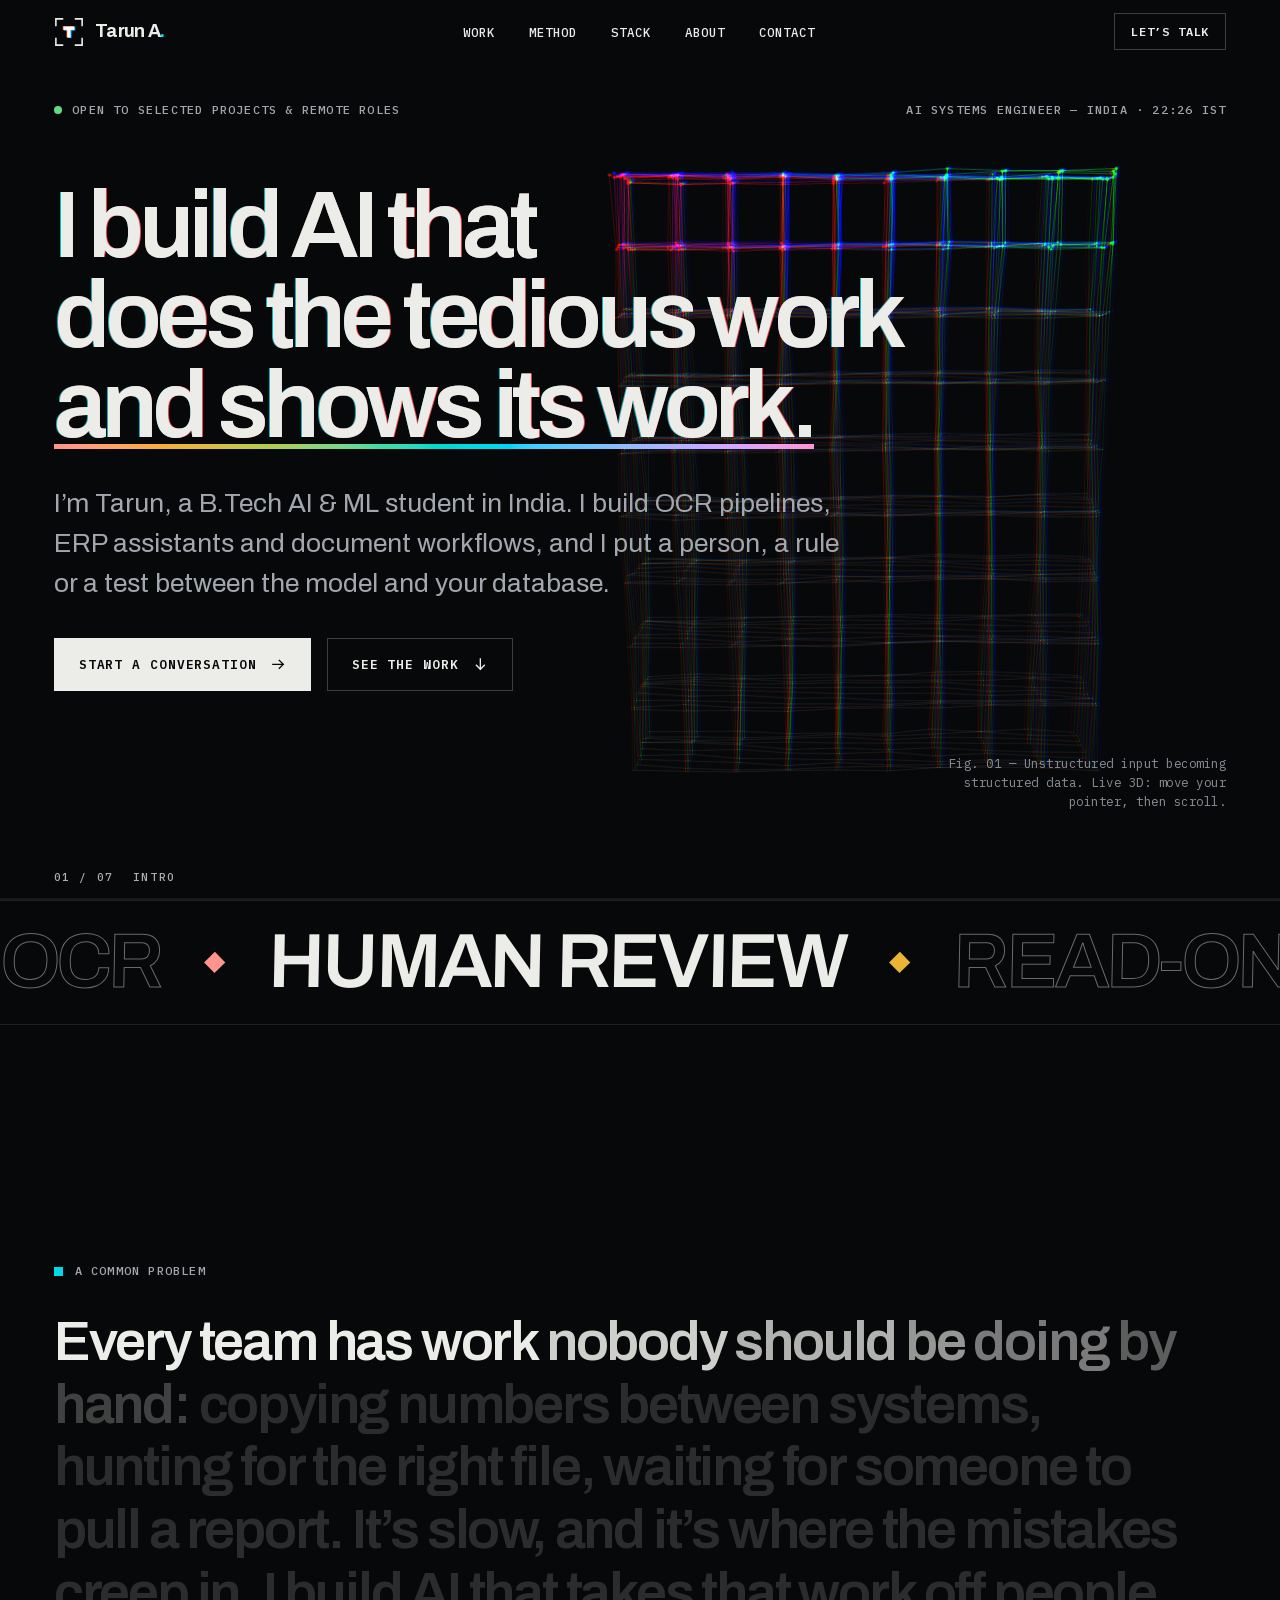
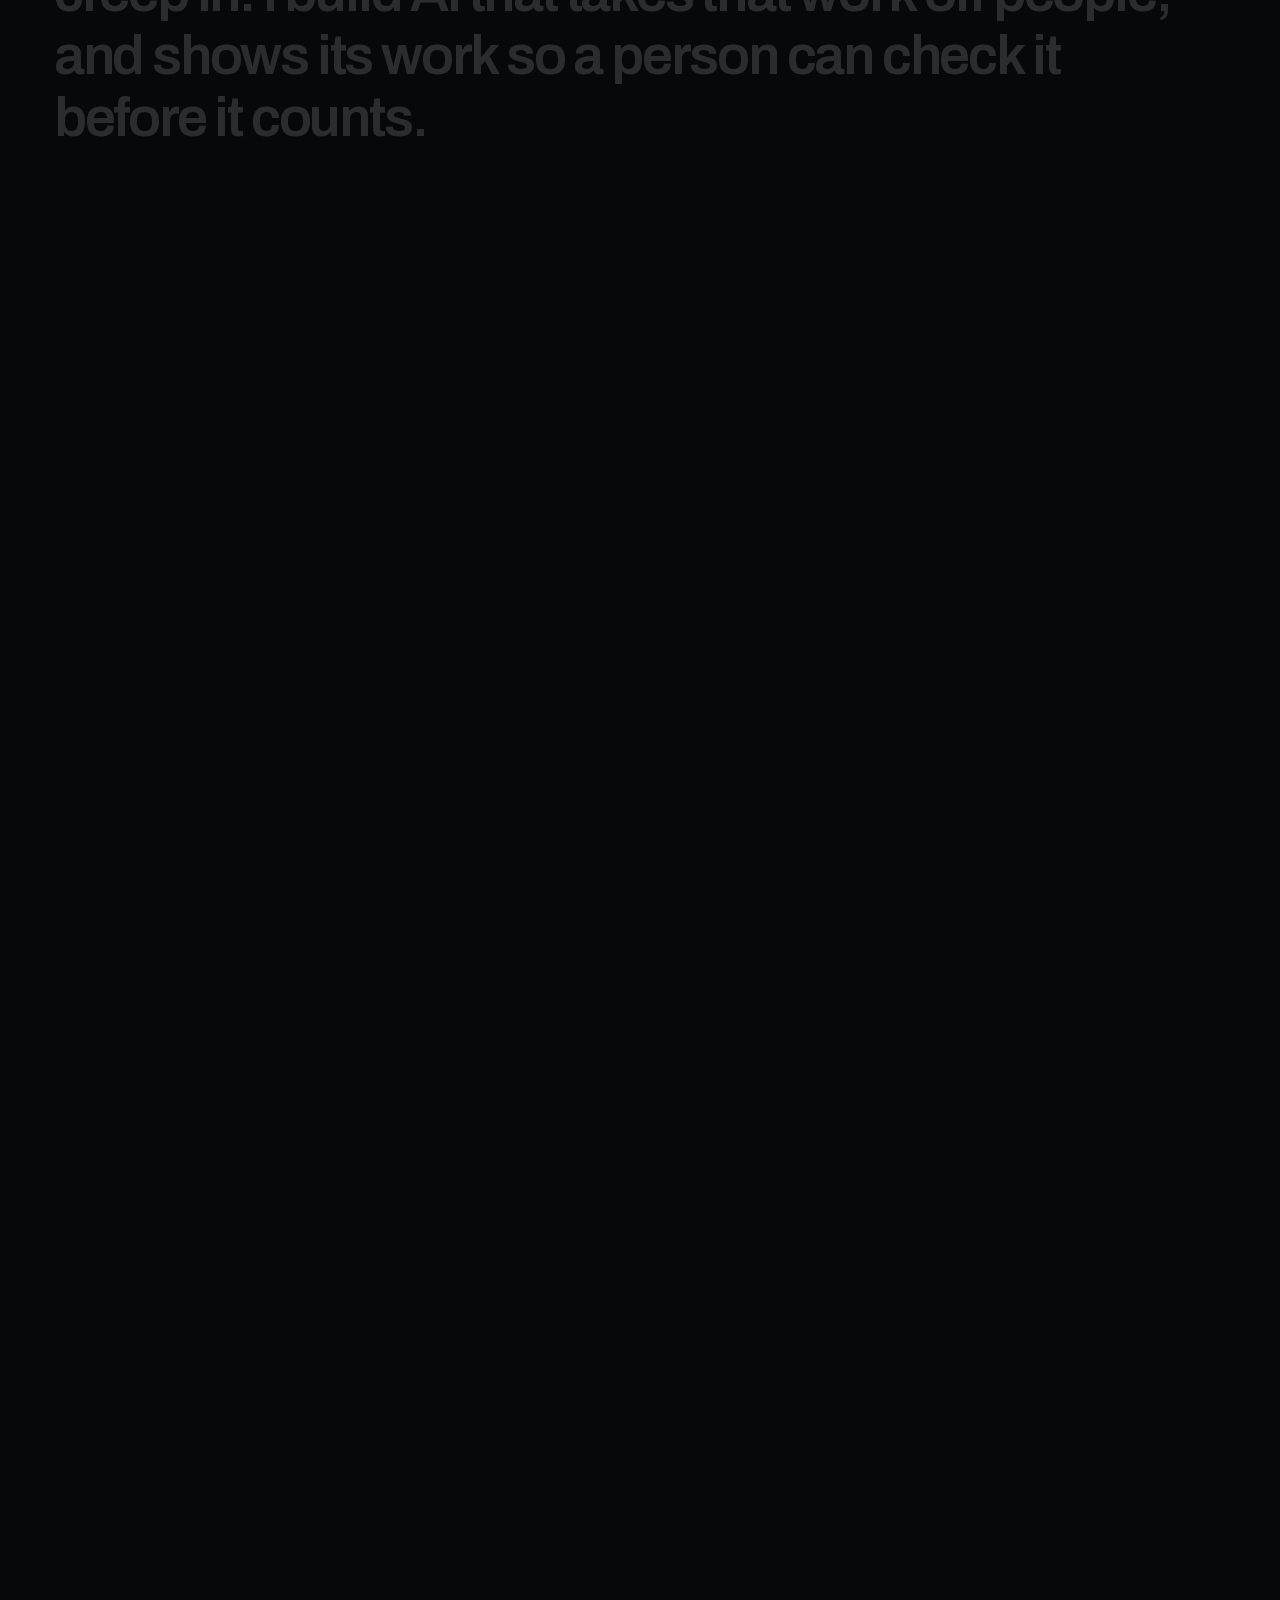
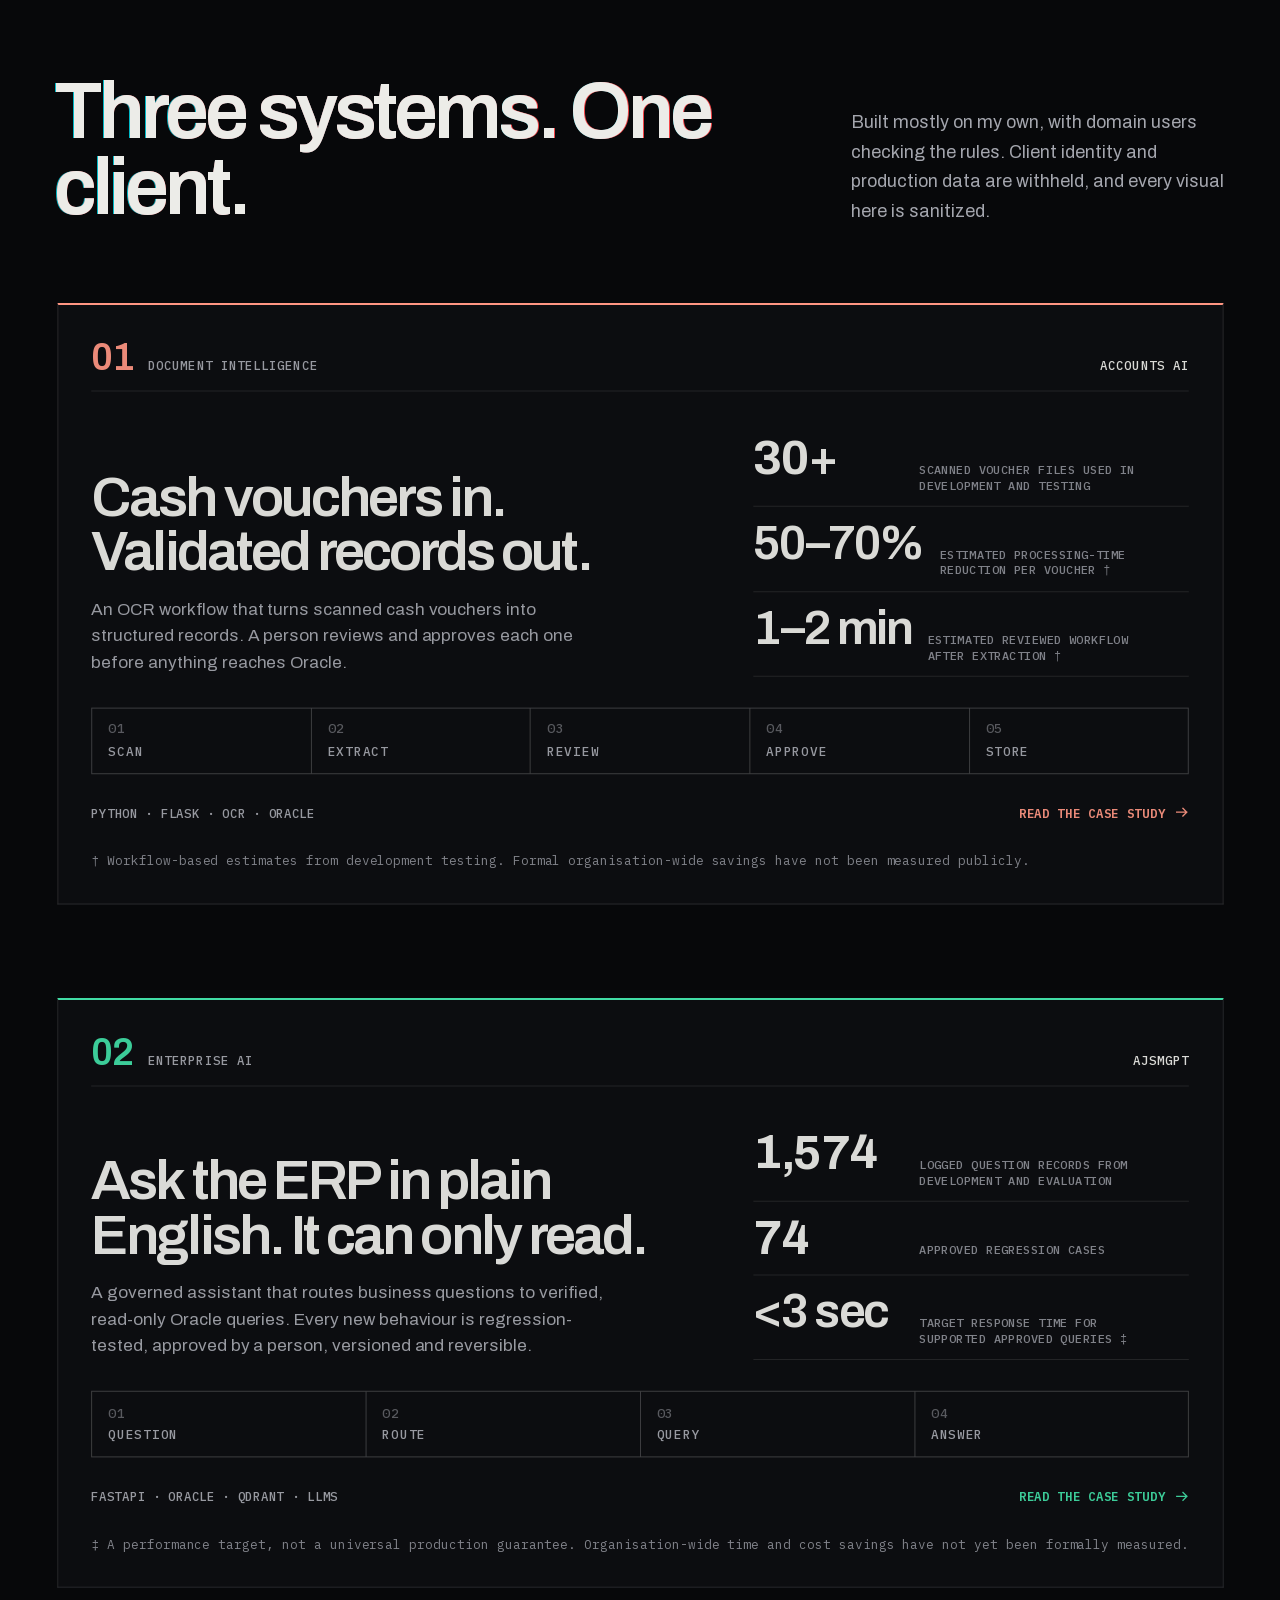
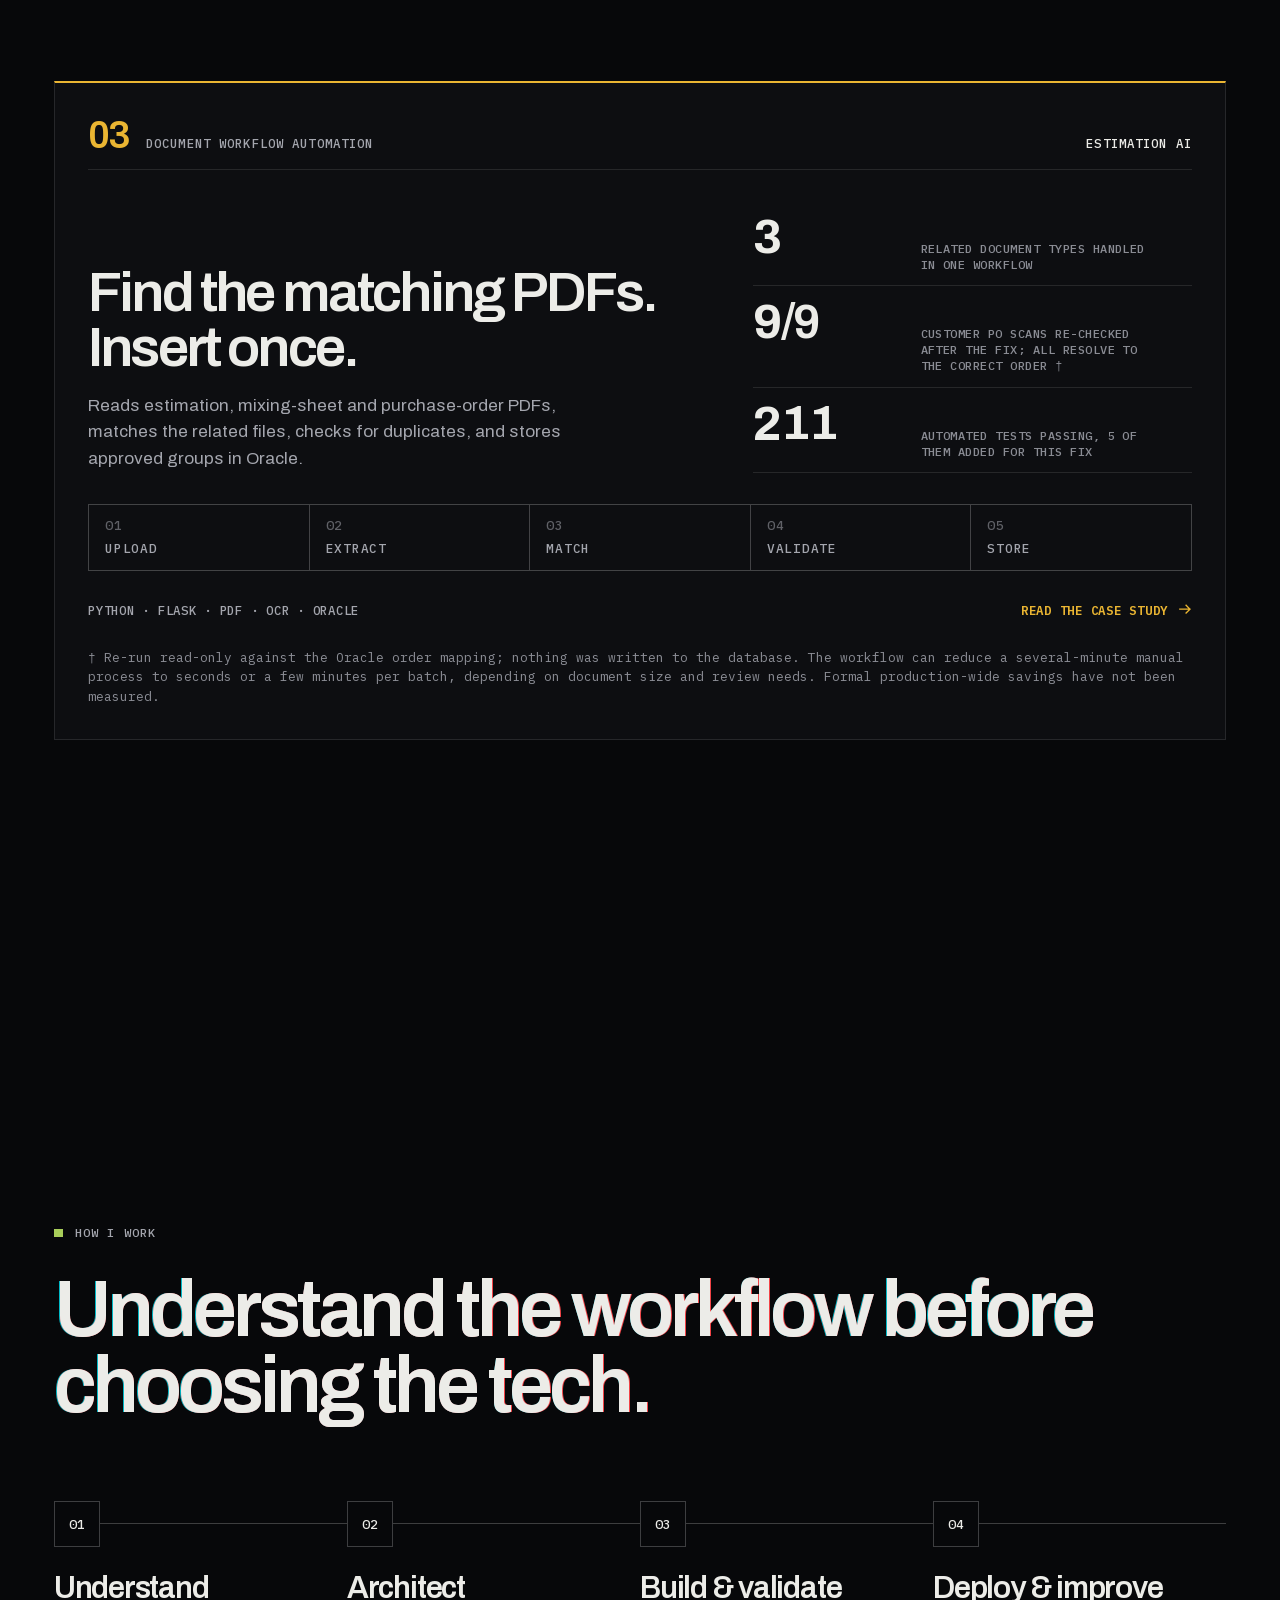
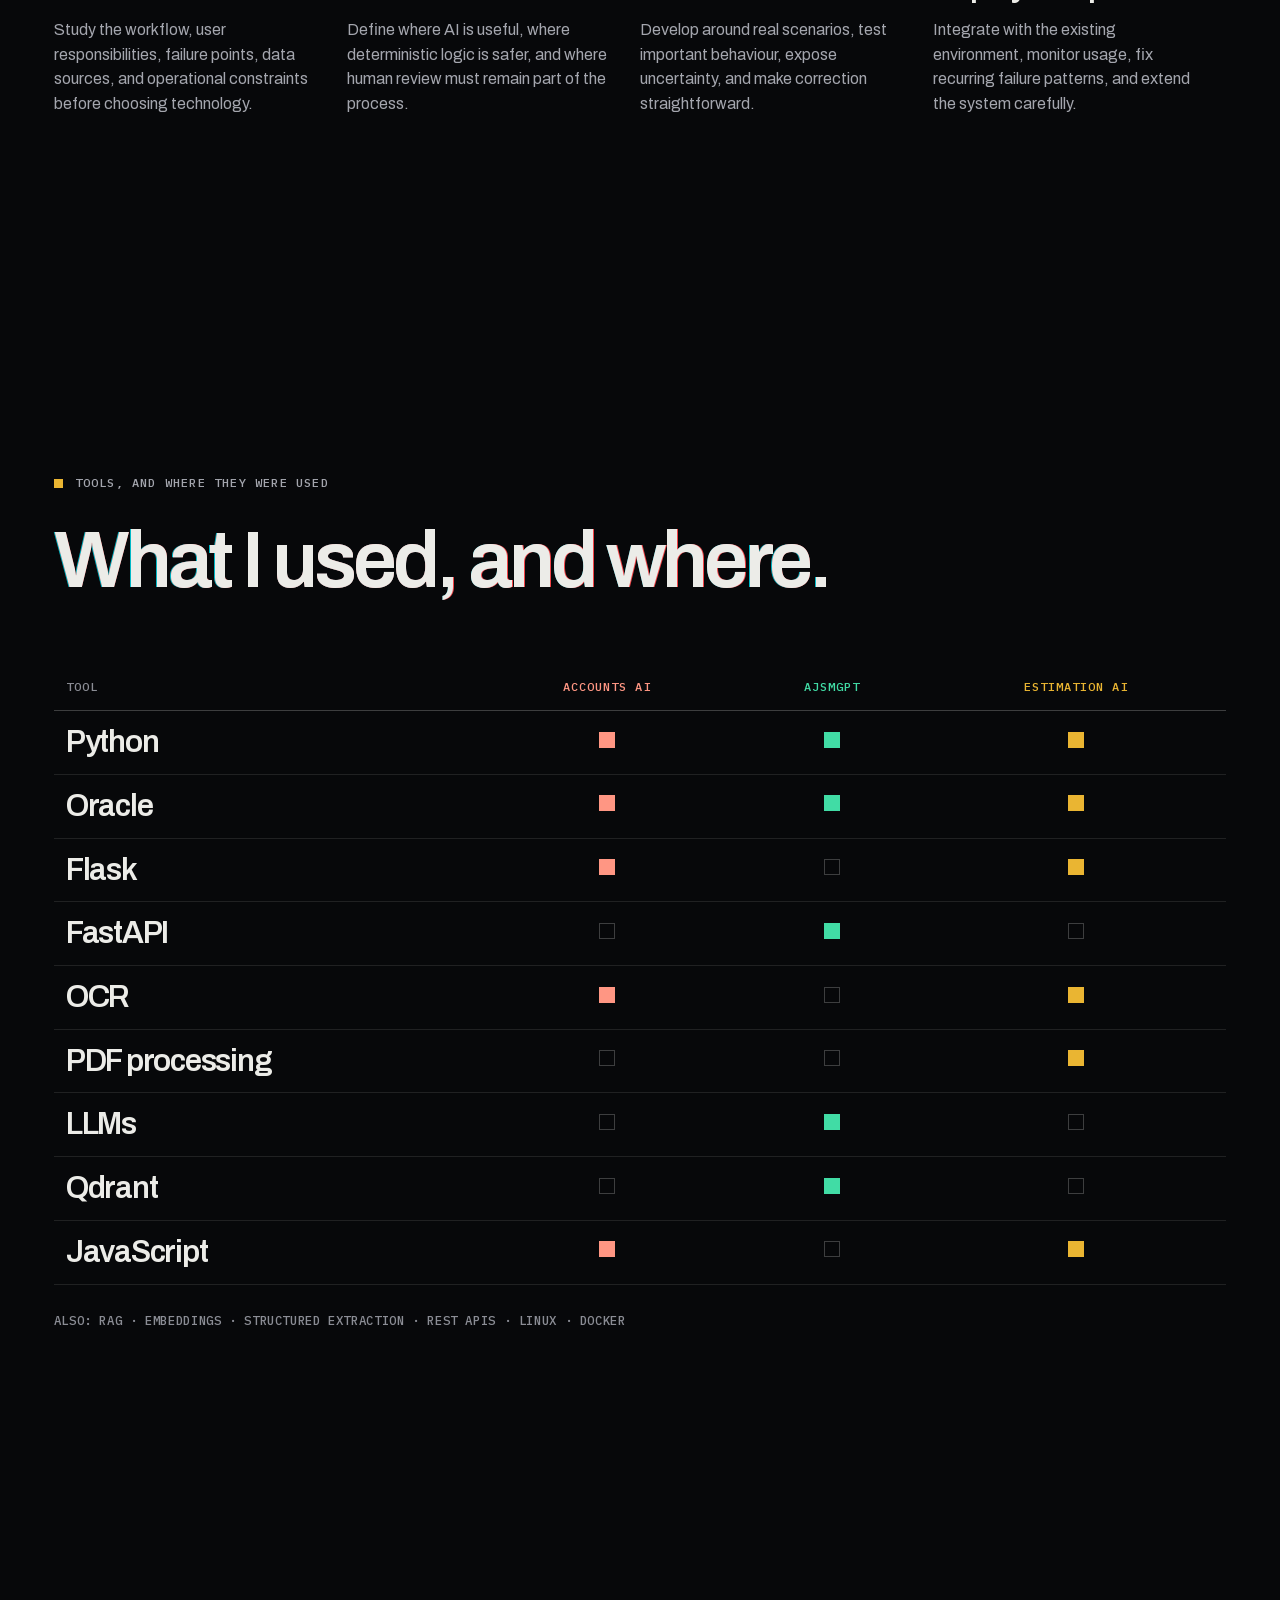
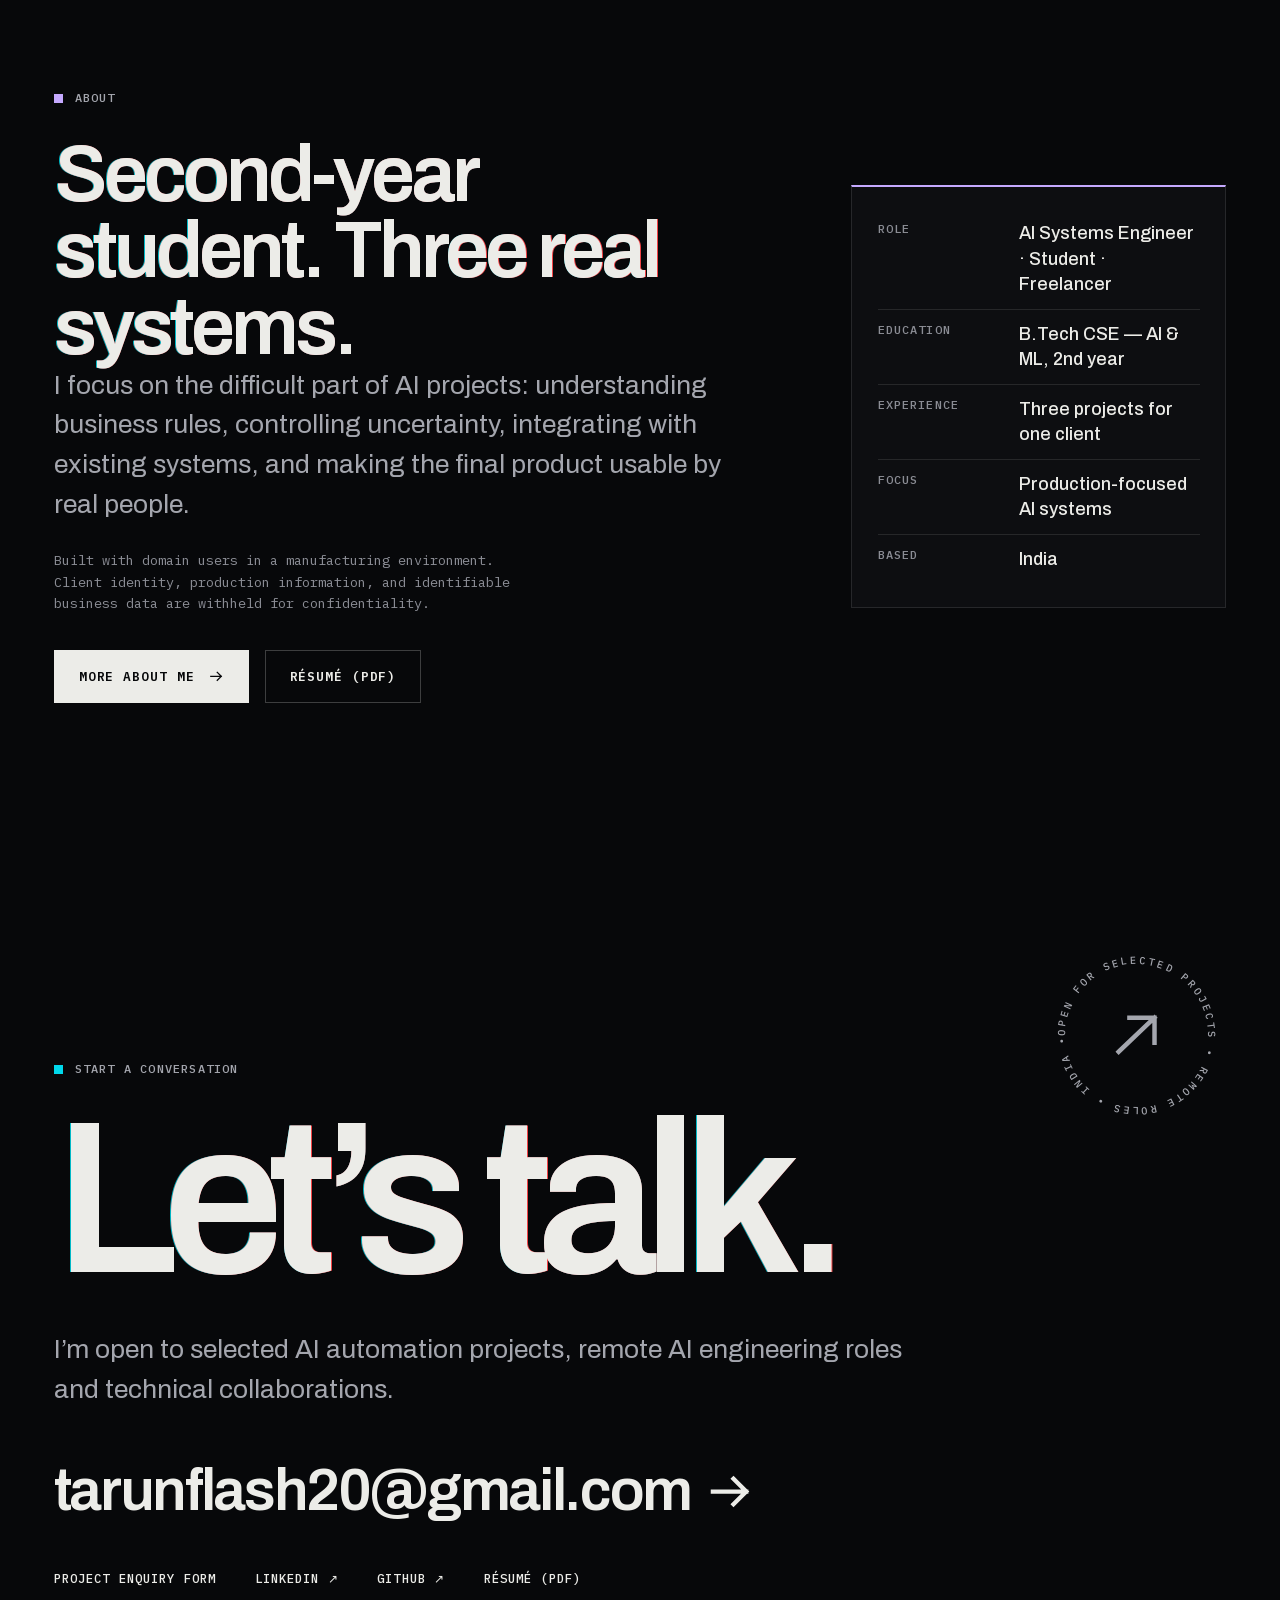
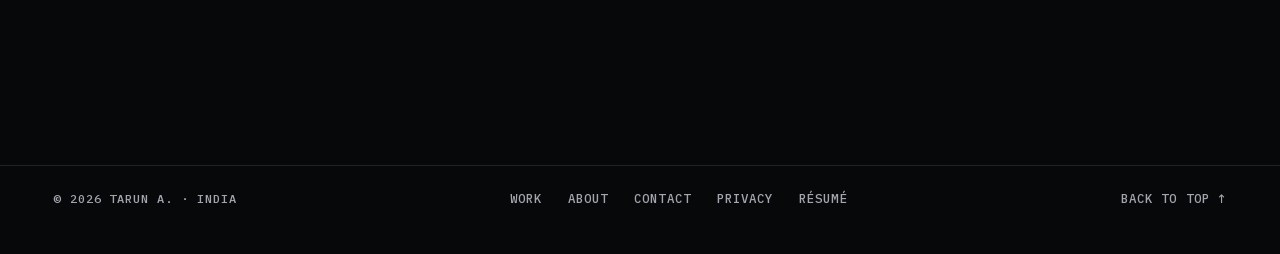
<file: index.html>
<!DOCTYPE html><html lang="en"><head><meta charSet="utf-8"/><meta name="viewport" content="width=device-width, initial-scale=1"/><link rel="preload" href="/fonts/archivo-latin.woff2" as="font" crossorigin="anonymous" type="font/woff2"/><link rel="preload" href="/fonts/plex-mono-500.woff2" as="font" crossorigin="anonymous" type="font/woff2"/><link rel="stylesheet" href="/assets/index-CPUiu-YS.css" data-rsc-css-href="/assets/index-CPUiu-YS.css" data-precedence="vite-rsc/importer-resources"/><link rel="modulepreload" href="/assets/layout-segment-context-czIPmcP9.js" crossorigin=""/><link rel="modulepreload" href="/assets/rolldown-runtime-S-ySWqyJ.js" crossorigin=""/><link rel="modulepreload" href="/assets/index-p_PBCUsn.js" crossorigin=""/><link rel="modulepreload" href="/assets/framework-CXnKph_e.js" crossorigin=""/><link rel="modulepreload" href="/assets/Structure-B4eRzLHa.js" crossorigin=""/><link rel="modulepreload" href="/assets/Nav-AS4u8_O8.js" crossorigin=""/><link rel="modulepreload" href="/assets/Motion-1D1eB633.js" crossorigin=""/><title>Tarun A. — AI systems engineer · OCR, ERP assistants, document workflows</title><meta name="description" content="OCR pipelines, governed ERP assistants and document workflows with a person, a rule or a test between the model and the database. Three systems built for one client by Tarun A., a B.Tech AI &amp; ML student in India."/><meta name="application-name" content="Tarun A."/><meta name="author" content="Tarun A."/><link rel="author" href="https://tarun-builds.com"/><meta property="og:title" content="Tarun A. — AI systems engineer · OCR, ERP assistants, document workflows"/><meta property="og:description" content="OCR pipelines, governed ERP assistants and document workflows with a person, a rule or a test between the model and the database. Three systems built for one client by Tarun A., a B.Tech AI &amp; ML student in India."/><meta property="og:url" content="https://tarun-builds.com/"/><meta property="og:site_name" content="Tarun A."/><meta property="og:type" content="website"/><meta property="og:image" content="https://tarun-builds.com/og.png"/><meta property="og:image:width" content="1200"/><meta property="og:image:height" content="630"/><meta property="og:image:alt" content="Tarun A. — I build AI that does the tedious work and shows its work."/><meta name="twitter:card" content="summary_large_image"/><meta name="twitter:title" content="Tarun A. — AI systems engineer · OCR, ERP assistants, document workflows"/><meta name="twitter:description" content="OCR pipelines, governed ERP assistants and document workflows with a person, a rule or a test between the model and the database. Three systems built for one client by Tarun A., a B.Tech AI &amp; ML student in India."/><meta name="twitter:image" content="https://tarun-builds.com/og.png"/><link rel="icon" href="https://tarun-builds.com/icon.png?67ee64af2840e1eb" sizes="192x192" type="image/png"/><link rel="icon" href="https://tarun-builds.com/favicon.ico?de4ce72da4ddba35" sizes="48x48" type="image/x-icon"/><link rel="apple-touch-icon" href="https://tarun-builds.com/apple-icon.png?2c1fe90066f9d14c" sizes="180x180" type="image/png"/><link rel="manifest" href="https://tarun-builds.com/site.webmanifest"/><link rel="canonical" href="https://tarun-builds.com/"/><meta name="theme-color" content="#07080a"/><meta name="color-scheme" content="dark"/><link rel="preload" href="/fonts/archivo-latin.woff2" as="font" type="font/woff2" crossorigin="anonymous"/><link rel="preload" href="/fonts/plex-mono-500.woff2" as="font" type="font/woff2" crossorigin="anonymous"/><link rel="icon" type="image/svg+xml" href="/favicon.svg"/><script>(function(d,w){var r=d.documentElement;r.classList.add('js');try{if(sessionStorage.getItem('intro'))r.classList.add('skip-intro')}catch(e){}setTimeout(function(){if(!w.__ready)r.classList.add('no-anim')},3500)})(document,window)</script><script type="application/ld+json">{"@context":"https://schema.org","@type":"Person","name":"Tarun A.","jobTitle":"AI Systems Engineer","url":"https://tarun-builds.com","email":"mailto:tarunflash20@gmail.com","sameAs":["https://github.com/TARUN-A27","https://www.linkedin.com/in/tarun-builds/"],"address":{"@type":"PostalAddress","addressCountry":"IN"},"knowsAbout":["OCR","Document intelligence","Retrieval-augmented generation","Oracle","FastAPI","Flask"]}</script><script>self.__VINEXT_RSC_PARAMS__={}</script><script>self.__VINEXT_RSC_NAV__={"pathname":"/","searchParams":[]}</script><link rel="modulepreload" href="/assets/index-p_PBCUsn.js" />
</head><body><canvas class="gl" aria-hidden="true"></canvas><a class="skip" href="#main">Skip to content</a><header class="nav" data-hide="0"><a class="brand" href="/" data-detect="true"><svg class="mark" width="30" height="30" viewBox="0 0 64 64" aria-hidden="true"><path d="M4 18V4h14M46 4h14v14M60 46v14H46M18 60H4V46" fill="none" stroke="currentColor" stroke-width="3.4" stroke-linecap="square"></path><g class="mk-t"><path class="r" d="M20 20h24v8h-8v16h-8V28h-8Z" fill="#ff2d4a"></path><path class="g" d="M20 20h24v8h-8v16h-8V28h-8Z" fill="#26ff7a"></path><path class="b" d="M20 20h24v8h-8v16h-8V28h-8Z" fill="#2f7bff"></path></g></svg><span class="wm">Tarun A<span class="dot">.</span></span></a><nav class="nav-links" aria-label="Primary"><ul><li><a class="u" href="/#work">Work</a></li><li><a class="u" href="/#method">Method</a></li><li><a class="u" href="/#stack">Stack</a></li><li><a class="u" href="/about">About</a></li><li><a class="u" href="/contact">Contact</a></li></ul></nav><div class="nav-r"><a class="btn ghost sm" href="/contact" data-detect="true">Let’s talk</a><button class="menu-btn" type="button" aria-expanded="false" aria-controls="menu">Menu</button></div></header><div id="menu" class="menu" inert=""><ul><li><a href="/#work" style="--k:0">Work<small>0<!-- -->1</small></a></li><li><a href="/#method" style="--k:1">Method<small>0<!-- -->2</small></a></li><li><a href="/#stack" style="--k:2">Stack<small>0<!-- -->3</small></a></li><li><a href="/about" style="--k:3">About<small>0<!-- -->4</small></a></li><li><a href="/contact" style="--k:4">Contact<small>0<!-- -->5</small></a></li></ul><p class="mono">tarunflash20@gmail.com · India</p></div><main id="main"><div class="intro" aria-hidden="true"><i class="cn tl"></i><i class="cn tr"></i><i class="cn bl"></i><i class="cn br"></i><i class="intro-scan"></i><span class="intro-top">Tarun A. — Portfolio / 2026</span><div class="intro-mid"><b class="intro-n">000</b><span class="intro-l">Showing the work</span></div><div class="intro-barwrap"><i class="intro-bar"></i></div></div><section class="hero wrap" id="top" data-label="Intro" style="--hue:205"><i class="mk" data-s3d="sheet ry=-.5 rx=.14 d=6.7 x=.42 y=-.06 a=.9 n=.012 h=-1"></i><div class="hero-top rv" data-r="true" data-wait="true"><span class="avail"><i></i>Open to selected projects &amp; remote roles</span><span>AI systems engineer — India · <span data-clock="true">IST</span></span></div><div class="hero-main"><h1 data-r="true" data-wait="true" data-vel="true"><span class="ln"><span class="w"><i style="--i:0">I</i></span> <span class="w"><i style="--i:1">build</i></span> <span class="w"><i style="--i:2">AI</i></span> <span class="w"><i style="--i:3">that</i></span></span><span class="ln"><span class="w"><i style="--i:4">does</i></span> <span class="w"><i style="--i:5">the</i></span> <span class="w"><i style="--i:6">tedious</i></span> <span class="w"><i style="--i:7">work</i></span></span><span class="ln"><span class="hl"><span class="w"><i style="--i:8">and</i></span> <span class="w"><i style="--i:9">shows</i></span> <span class="w"><i style="--i:10">its</i></span> <span class="w"><i style="--i:11">work.</i></span></span></span></h1><p class="lead rv" data-r="true" data-wait="true" style="--d:5">I’m Tarun, a B.Tech AI &amp; ML student in India. I build OCR pipelines, ERP assistants and document workflows, and I put a person, a rule or a test between the model and your database.</p><div class="cta-row rv" data-r="true" data-wait="true" style="--d:6"><a class="btn solid" href="/contact" data-detect="true" data-mag="true">Start a conversation <svg class="arr" viewBox="0 0 24 24" width="1em" height="1em" aria-hidden="true"><path d="M3 12h17M13.5 5.5 20 12l-6.5 6.5" fill="none" stroke="currentColor" stroke-width="2.2" stroke-linecap="square"></path></svg></a><a class="btn ghost" href="#work" data-detect="true">See the work <svg class="arr down" viewBox="0 0 24 24" width="1em" height="1em" aria-hidden="true"><path d="M3 12h17M13.5 5.5 20 12l-6.5 6.5" fill="none" stroke="currentColor" stroke-width="2.2" stroke-linecap="square"></path></svg></a></div></div><p class="fig rv" data-r="true" data-wait="true" style="--d:8">Fig. 01 — Unstructured input becoming structured data. Live 3D: move your pointer, then scroll.</p></section><div class="mq" aria-hidden="true"><div class="mq-skew" data-vel="true"><div class="mq-track"><ul class="mq-row"><li>OCR</li><li>Human review</li><li>Read-only Oracle</li><li>Regression tests</li><li>Verified routes</li><li>Rollback</li></ul><ul class="mq-row"><li>OCR</li><li>Human review</li><li>Read-only Oracle</li><li>Regression tests</li><li>Verified routes</li><li>Rollback</li></ul></div></div></div><section class="stmt" data-scrub="pin" data-label="Overview" style="--hue:205"><i class="mk" style="top:30%" data-s3d="sheet ry=-.1 rx=.12 d=6.2 x=.42 y=0 a=.55 n=.012 h=-1"></i><i class="mk" style="top:72%" data-s3d="cube ry=1.2 rx=.34 d=6 x=.4 y=0 a=.7 n=.02 h=-1"></i><div class="stmt-in wrap"><div><p class="lbl rv" data-r="true">A common problem</p><p class="stmt-p"><span class="f" style="--k:0.000">Every<!-- --> </span><span class="f" style="--k:0.018">team<!-- --> </span><span class="f" style="--k:0.036">has<!-- --> </span><span class="f" style="--k:0.054">work<!-- --> </span><span class="f" style="--k:0.071">nobody<!-- --> </span><span class="f" style="--k:0.089">should<!-- --> </span><span class="f" style="--k:0.107">be<!-- --> </span><span class="f" style="--k:0.125">doing<!-- --> </span><span class="f" style="--k:0.143">by<!-- --> </span><span class="f" style="--k:0.161">hand:<!-- --> </span><span class="f" style="--k:0.179">copying<!-- --> </span><span class="f" style="--k:0.196">numbers<!-- --> </span><span class="f" style="--k:0.214">between<!-- --> </span><span class="f" style="--k:0.232">systems,<!-- --> </span><span class="f" style="--k:0.250">hunting<!-- --> </span><span class="f" style="--k:0.268">for<!-- --> </span><span class="f" style="--k:0.286">the<!-- --> </span><span class="f" style="--k:0.304">right<!-- --> </span><span class="f" style="--k:0.321">file,<!-- --> </span><span class="f" style="--k:0.339">waiting<!-- --> </span><span class="f" style="--k:0.357">for<!-- --> </span><span class="f" style="--k:0.375">someone<!-- --> </span><span class="f" style="--k:0.393">to<!-- --> </span><span class="f" style="--k:0.411">pull<!-- --> </span><span class="f" style="--k:0.429">a<!-- --> </span><span class="f" style="--k:0.446">report.<!-- --> </span><span class="f" style="--k:0.464">It’s<!-- --> </span><span class="f" style="--k:0.482">slow,<!-- --> </span><span class="f" style="--k:0.500">and<!-- --> </span><span class="f" style="--k:0.518">it’s<!-- --> </span><span class="f" style="--k:0.536">where<!-- --> </span><span class="f" style="--k:0.554">the<!-- --> </span><span class="f" style="--k:0.571">mistakes<!-- --> </span><span class="f" style="--k:0.589">creep<!-- --> </span><span class="f" style="--k:0.607">in.<!-- --> </span><span class="f" style="--k:0.625">I<!-- --> </span><span class="f" style="--k:0.643">build<!-- --> </span><span class="f" style="--k:0.661">AI<!-- --> </span><span class="f" style="--k:0.679">that<!-- --> </span><span class="f" style="--k:0.696">takes<!-- --> </span><span class="f" style="--k:0.714">that<!-- --> </span><span class="f" style="--k:0.732">work<!-- --> </span><span class="f" style="--k:0.750">off<!-- --> </span><span class="f" style="--k:0.768">people,<!-- --> </span><span class="f" style="--k:0.786">and<!-- --> </span><span class="f" style="--k:0.804">shows<!-- --> </span><span class="f" style="--k:0.821">its<!-- --> </span><span class="f" style="--k:0.839">work<!-- --> </span><span class="f" style="--k:0.857">so<!-- --> </span><span class="f" style="--k:0.875">a<!-- --> </span><span class="f" style="--k:0.893">person<!-- --> </span><span class="f" style="--k:0.911">can<!-- --> </span><span class="f" style="--k:0.929">check<!-- --> </span><span class="f" style="--k:0.946">it<!-- --> </span><span class="f" style="--k:0.964">before<!-- --> </span><span class="f" style="--k:0.982">it<!-- --> </span><span class="f" style="--k:1.000">counts.<!-- --> </span></p></div></div></section><section class="sec" id="work" data-label="Work" style="--hue:205"><div class="wrap"><div class="work-head"><h2 class="h2" data-r="true" data-vel="true"><span class="w"><i style="--i:0">Three</i></span> <span class="w"><i style="--i:1">systems.</i></span> <span class="w"><i style="--i:2">One</i></span> <span class="w"><i style="--i:3">client.</i></span></h2><p class="rv" data-r="true" style="--d:2">Built mostly on my own, with domain users checking the rules. Client identity and production data are withheld, and every visual here is sanitized.</p></div><div class="stack"><i class="mk" style="top:16.666666666666664%" data-s3d="cube ry=0.6 rx=.3 d=6.6 x=0.42 y=0 a=.3 n=0.015 h=30"></i><i class="mk" style="top:50%" data-s3d="sphere ry=1.5 rx=.3 d=6.6 x=-0.42 y=0 a=.3 n=0.06 h=165"></i><i class="mk" style="top:83.33333333333334%" data-s3d="cube ry=2.4 rx=.3 d=6.6 x=0.42 y=0 a=.3 n=0.015 h=85"></i><article class="sheet" data-r="true" data-scrub="cover" data-detect="true" style="--i:0;--hue:30"><header class="sh-top"><span class="sh-n">01</span><span>Document intelligence</span><span class="sh-nm">Accounts AI</span></header><div class="sh-main"><div><h3 class="sh-t"><a class="cover" href="/work/accounts-ai"><span class="w"><i style="--i:0">Cash</i></span> <span class="w"><i style="--i:1">vouchers</i></span> <span class="w"><i style="--i:2">in.</i></span> <span class="w"><i style="--i:3">Validated</i></span> <span class="w"><i style="--i:4">records</i></span> <span class="w"><i style="--i:5">out.</i></span></a></h3><p class="sh-b">An OCR workflow that turns scanned cash vouchers into structured records. A person reviews and approves each one before anything reaches Oracle.</p></div><ul class="sh-stats"><li><span class="v"><b data-count="true">30</b>+</span><small>Scanned voucher files used in development and testing</small></li><li><span class="v">50–70%</span><small>Estimated processing-time reduction per voucher †</small></li><li><span class="v">1–2 min</span><small>Estimated reviewed workflow after extraction †</small></li></ul></div><ol class="flow" data-r="true"><li style="--k:0"><span>01</span>Scan</li><li style="--k:1"><span>02</span>Extract</li><li style="--k:2"><span>03</span>Review</li><li style="--k:3"><span>04</span>Approve</li><li style="--k:4"><span>05</span>Store</li></ol><div class="sh-f"><span>Python · Flask · OCR · Oracle</span><span class="more">Read the case study <svg class="arr" viewBox="0 0 24 24" width="1em" height="1em" aria-hidden="true"><path d="M3 12h17M13.5 5.5 20 12l-6.5 6.5" fill="none" stroke="currentColor" stroke-width="2.2" stroke-linecap="square"></path></svg></span></div><p class="sh-note">† Workflow-based estimates from development testing. Formal organisation-wide savings have not been measured publicly.</p></article><article class="sheet" data-r="true" data-scrub="cover" data-detect="true" style="--i:1;--hue:165"><header class="sh-top"><span class="sh-n">02</span><span>Enterprise AI</span><span class="sh-nm">AJSMGPT</span></header><div class="sh-main"><div><h3 class="sh-t"><a class="cover" href="/work/ajsmgpt"><span class="w"><i style="--i:0">Ask</i></span> <span class="w"><i style="--i:1">the</i></span> <span class="w"><i style="--i:2">ERP</i></span> <span class="w"><i style="--i:3">in</i></span> <span class="w"><i style="--i:4">plain</i></span> <span class="w"><i style="--i:5">English.</i></span> <span class="w"><i style="--i:6">It</i></span> <span class="w"><i style="--i:7">can</i></span> <span class="w"><i style="--i:8">only</i></span> <span class="w"><i style="--i:9">read.</i></span></a></h3><p class="sh-b">A governed assistant that routes business questions to verified, read-only Oracle queries. Every new behaviour is regression-tested, approved by a person, versioned and reversible.</p></div><ul class="sh-stats"><li><span class="v"><b data-count="true">1,574</b></span><small>Logged question records from development and evaluation</small></li><li><span class="v"><b data-count="true">74</b></span><small>Approved regression cases</small></li><li><span class="v">&lt;3 sec</span><small>Target response time for supported approved queries ‡</small></li></ul></div><ol class="flow" data-r="true"><li style="--k:0"><span>01</span>Question</li><li style="--k:1"><span>02</span>Route</li><li style="--k:2"><span>03</span>Query</li><li style="--k:3"><span>04</span>Answer</li></ol><div class="sh-f"><span>FastAPI · Oracle · Qdrant · LLMs</span><span class="more">Read the case study <svg class="arr" viewBox="0 0 24 24" width="1em" height="1em" aria-hidden="true"><path d="M3 12h17M13.5 5.5 20 12l-6.5 6.5" fill="none" stroke="currentColor" stroke-width="2.2" stroke-linecap="square"></path></svg></span></div><p class="sh-note">‡ A performance target, not a universal production guarantee. Organisation-wide time and cost savings have not yet been formally measured.</p></article><article class="sheet" data-r="true" data-scrub="cover" data-detect="true" style="--i:2;--hue:85"><header class="sh-top"><span class="sh-n">03</span><span>Document workflow automation</span><span class="sh-nm">Estimation AI</span></header><div class="sh-main"><div><h3 class="sh-t"><a class="cover" href="/work/estimation-ai"><span class="w"><i style="--i:0">Find</i></span> <span class="w"><i style="--i:1">the</i></span> <span class="w"><i style="--i:2">matching</i></span> <span class="w"><i style="--i:3">PDFs.</i></span> <span class="w"><i style="--i:4">Insert</i></span> <span class="w"><i style="--i:5">once.</i></span></a></h3><p class="sh-b">Reads estimation, mixing-sheet and purchase-order PDFs, matches the related files, checks for duplicates, and stores approved groups in Oracle.</p></div><ul class="sh-stats"><li><span class="v"><b data-count="true">3</b></span><small>Related document types handled in one workflow</small></li><li><span class="v"><b data-count="true">9</b>/9</span><small>Customer PO scans re-checked after the fix; all resolve to the correct order †</small></li><li><span class="v"><b data-count="true">211</b></span><small>Automated tests passing, 5 of them added for this fix</small></li></ul></div><ol class="flow" data-r="true"><li style="--k:0"><span>01</span>Upload</li><li style="--k:1"><span>02</span>Extract</li><li style="--k:2"><span>03</span>Match</li><li style="--k:3"><span>04</span>Validate</li><li style="--k:4"><span>05</span>Store</li></ol><div class="sh-f"><span>Python · Flask · PDF · OCR · Oracle</span><span class="more">Read the case study <svg class="arr" viewBox="0 0 24 24" width="1em" height="1em" aria-hidden="true"><path d="M3 12h17M13.5 5.5 20 12l-6.5 6.5" fill="none" stroke="currentColor" stroke-width="2.2" stroke-linecap="square"></path></svg></span></div><p class="sh-note">† Re-run read-only against the Oracle order mapping; nothing was written to the database. The workflow can reduce a several-minute manual process to seconds or a few minutes per batch, depending on document size and review needs. Formal production-wide savings have not been measured.</p></article></div></div></section><section class="sec" id="method" data-label="Method" style="--hue:125"><i class="mk" data-s3d="cube ry=2.2 rx=.25 d=6.8 x=.44 y=.1 a=.32 n=.02 h=125"></i><div class="wrap"><p class="lbl rv" data-r="true">How I work</p><h2 class="h2" data-r="true" data-vel="true"><span class="w"><i style="--i:0">Understand</i></span> <span class="w"><i style="--i:1">the</i></span> <span class="w"><i style="--i:2">workflow</i></span> <span class="w"><i style="--i:3">before</i></span> <span class="w"><i style="--i:4">choosing</i></span> <span class="w"><i style="--i:5">the</i></span> <span class="w"><i style="--i:6">tech.</i></span></h2><div class="method-grid" data-scrub="true"><div class="method-line" aria-hidden="true"><i></i></div><div class="mstep rv" data-r="true" style="--k:0;--d:0"><span class="no">0<!-- -->1</span><h3>Understand</h3><p>Study the workflow, user responsibilities, failure points, data sources, and operational constraints before choosing technology.</p></div><div class="mstep rv" data-r="true" style="--k:1;--d:1"><span class="no">0<!-- -->2</span><h3>Architect</h3><p>Define where AI is useful, where deterministic logic is safer, and where human review must remain part of the process.</p></div><div class="mstep rv" data-r="true" style="--k:2;--d:2"><span class="no">0<!-- -->3</span><h3>Build &amp; validate</h3><p>Develop around real scenarios, test important behaviour, expose uncertainty, and make correction straightforward.</p></div><div class="mstep rv" data-r="true" style="--k:3;--d:3"><span class="no">0<!-- -->4</span><h3>Deploy &amp; improve</h3><p>Integrate with the existing environment, monitor usage, fix recurring failure patterns, and extend the system carefully.</p></div></div></div></section><section class="sec" id="stack" data-label="Stack" style="--hue:85"><i class="mk" data-s3d="sheet ry=-.9 rx=.2 d=7 x=-.46 y=0 a=.22 n=.015 h=85"></i><div class="wrap"><p class="lbl rv" data-r="true">Tools, and where they were used</p><h2 class="h2" data-r="true" data-vel="true"><span class="w"><i style="--i:0">What</i></span> <span class="w"><i style="--i:1">I</i></span> <span class="w"><i style="--i:2">used,</i></span> <span class="w"><i style="--i:3">and</i></span> <span class="w"><i style="--i:4">where.</i></span></h2><table class="matrix rv" data-r="true"><caption class="sr">Tools used in each project</caption><thead><tr><th scope="col">Tool</th><th scope="col" style="--hue:30">Accounts AI</th><th scope="col" style="--hue:165">AJSMGPT</th><th scope="col" style="--hue:85">Estimation AI</th></tr></thead><tbody><tr><th scope="row">Python</th><td style="--hue:30"><span class="dotc on"><span class="sr">Used</span></span></td><td style="--hue:165"><span class="dotc on"><span class="sr">Used</span></span></td><td style="--hue:85"><span class="dotc on"><span class="sr">Used</span></span></td></tr><tr><th scope="row">Oracle</th><td style="--hue:30"><span class="dotc on"><span class="sr">Used</span></span></td><td style="--hue:165"><span class="dotc on"><span class="sr">Used</span></span></td><td style="--hue:85"><span class="dotc on"><span class="sr">Used</span></span></td></tr><tr><th scope="row">Flask</th><td style="--hue:30"><span class="dotc on"><span class="sr">Used</span></span></td><td style="--hue:165"><span class="dotc"><span class="sr">Not used</span></span></td><td style="--hue:85"><span class="dotc on"><span class="sr">Used</span></span></td></tr><tr><th scope="row">FastAPI</th><td style="--hue:30"><span class="dotc"><span class="sr">Not used</span></span></td><td style="--hue:165"><span class="dotc on"><span class="sr">Used</span></span></td><td style="--hue:85"><span class="dotc"><span class="sr">Not used</span></span></td></tr><tr><th scope="row">OCR</th><td style="--hue:30"><span class="dotc on"><span class="sr">Used</span></span></td><td style="--hue:165"><span class="dotc"><span class="sr">Not used</span></span></td><td style="--hue:85"><span class="dotc on"><span class="sr">Used</span></span></td></tr><tr><th scope="row">PDF processing</th><td style="--hue:30"><span class="dotc"><span class="sr">Not used</span></span></td><td style="--hue:165"><span class="dotc"><span class="sr">Not used</span></span></td><td style="--hue:85"><span class="dotc on"><span class="sr">Used</span></span></td></tr><tr><th scope="row">LLMs</th><td style="--hue:30"><span class="dotc"><span class="sr">Not used</span></span></td><td style="--hue:165"><span class="dotc on"><span class="sr">Used</span></span></td><td style="--hue:85"><span class="dotc"><span class="sr">Not used</span></span></td></tr><tr><th scope="row">Qdrant</th><td style="--hue:30"><span class="dotc"><span class="sr">Not used</span></span></td><td style="--hue:165"><span class="dotc on"><span class="sr">Used</span></span></td><td style="--hue:85"><span class="dotc"><span class="sr">Not used</span></span></td></tr><tr><th scope="row">JavaScript</th><td style="--hue:30"><span class="dotc on"><span class="sr">Used</span></span></td><td style="--hue:165"><span class="dotc"><span class="sr">Not used</span></span></td><td style="--hue:85"><span class="dotc on"><span class="sr">Used</span></span></td></tr></tbody></table><p class="also">Also: RAG · embeddings · structured extraction · REST APIs · Linux · Docker</p></div></section><section class="sec about-sec" data-label="About" style="--hue:295"><i class="mk" data-s3d="cube ry=.9 rx=.3 d=6.2 x=-.42 y=0 a=.4 n=.02 h=295"></i><div class="wrap about"><div class="about-copy"><p class="lbl rv" data-r="true">About</p><h2 class="h2" data-r="true" data-vel="true"><span class="w"><i style="--i:0">Second-year</i></span> <span class="w"><i style="--i:1">student.</i></span> <span class="w"><i style="--i:2">Three</i></span> <span class="w"><i style="--i:3">real</i></span> <span class="w"><i style="--i:4">systems.</i></span></h2><p class="lead rv" data-r="true" style="--d:3">I focus on the difficult part of AI projects: understanding business rules, controlling uncertainty, integrating with existing systems, and making the final product usable by real people.</p><p class="conf rv" data-r="true" style="--d:4">Built with domain users in a manufacturing environment. Client identity, production information, and identifiable business data are withheld for confidentiality.</p><div class="cta-row rv" data-r="true" style="--d:5"><a class="btn solid" href="/about" data-detect="true">More about me <svg class="arr" viewBox="0 0 24 24" width="1em" height="1em" aria-hidden="true"><path d="M3 12h17M13.5 5.5 20 12l-6.5 6.5" fill="none" stroke="currentColor" stroke-width="2.2" stroke-linecap="square"></path></svg></a><a class="btn ghost" href="/Tarun-A-Resume.pdf" download="" data-detect="true">Résumé (PDF)</a></div></div><dl class="idc rv" data-r="true" style="--d:3"><div><dt>Role</dt><dd>AI Systems Engineer · Student · Freelancer</dd></div><div><dt>Education</dt><dd>B.Tech CSE — AI &amp; ML, 2nd year</dd></div><div><dt>Experience</dt><dd>Three projects for one client</dd></div><div><dt>Focus</dt><dd>Production-focused AI systems</dd></div><div><dt>Based</dt><dd>India</dd></div></dl></div></section><section class="cta sec" id="contact" data-label="Contact" style="--hue:205"><i class="mk" data-s3d="cube ry=.8 rx=.28 d=4.8 x=.2 y=-.12 a=.55 n=.02 h=-1"></i><div class="wrap"><p class="lbl rv" data-r="true">Start a conversation</p><h2 class="big" data-r="true" data-vel="true"><span class="w"><i style="--i:0">Let’s</i></span> <span class="w"><i style="--i:1">talk.</i></span></h2><p class="lead rv" data-r="true" style="--d:2">I’m open to selected AI automation projects, remote AI engineering roles and technical collaborations.</p><a class="mail rv" data-r="true" data-detect="true" data-mag="true" href="mailto:tarunflash20@gmail.com" style="--d:3">tarunflash20@gmail.com<svg class="arr" viewBox="0 0 24 24" width="1em" height="1em" aria-hidden="true"><path d="M3 12h17M13.5 5.5 20 12l-6.5 6.5" fill="none" stroke="currentColor" stroke-width="2.2" stroke-linecap="square"></path></svg></a><div class="cta-links rv" data-r="true" style="--d:4"><a class="u" href="/contact" data-detect="true">Project enquiry form</a><a class="u" href="https://www.linkedin.com/in/tarun-builds/" target="_blank" rel="noopener noreferrer" data-detect="true">LinkedIn ↗</a><a class="u" href="https://github.com/TARUN-A27" target="_blank" rel="noreferrer" data-detect="true">GitHub ↗</a><a class="u" href="/Tarun-A-Resume.pdf" download="" data-detect="true">Résumé (PDF)</a></div></div><svg class="seal" viewBox="0 0 200 200" data-spin="true" aria-hidden="true"><defs><path id="seal-circle" d="M100 100m-80 0a80 80 0 1 1 160 0a80 80 0 1 1-160 0"></path></defs><text><textPath href="#seal-circle" textLength="500" lengthAdjust="spacing">OPEN FOR SELECTED PROJECTS • REMOTE ROLES • INDIA • </textPath></text><path class="seal-arrow" d="M80 118 120 80M92 80h28v28" fill="none" stroke="currentColor" stroke-width="5" stroke-linecap="square"></path></svg></section></main><footer class="foot" id="foot"><div class="wrap"><span>© 2026 Tarun A. · India</span><nav aria-label="Footer"><a class="u" href="/#work">Work</a><a class="u" href="/about">About</a><a class="u" href="/contact">Contact</a><a class="u" href="/privacy">Privacy</a><a class="u" href="/Tarun-A-Resume.pdf" download="">Résumé</a></nav><a class="u" href="#">Back to top ↑</a></div></footer><div class="hud" aria-hidden="true"><span class="hud-n">01 / 07</span><span class="hud-l">Intro</span><i class="hud-bar"><b></b></i></div><script id="_R_">import("/assets/index-p_PBCUsn.js")</script></body></html><script>self.__VINEXT_RSC_CHUNKS__=self.__VINEXT_RSC_CHUNKS__||[];self.__VINEXT_RSC_CHUNKS__.push("2:I[\"26b2bbabe37b\",[],\"default\",1]\n3:I[\"3e58ca9e5ef5\",[],\"default\",1]\n4:I[\"8c0f216c4604\",[],\"Children\",1]\n5:I[\"cd59ad7fe9d3\",[],\"default\",1]\n:HL[\"/assets/index-CPUiu-YS.css\",\"style\"]\n:HL[\"/fonts/archivo-latin.woff2\",\"font\",{\"crossOrigin\":\"anonymous\",\"type\":\"font/woff2\"}]\n:HL[\"/fonts/plex-mono-500.woff2\",\"font\",{\"crossOrigin\":\"anonymous\",\"type\":\"font/woff2\"}]\n")</script><script>self.__VINEXT_RSC_CHUNKS__=self.__VINEXT_RSC_CHUNKS__||[];self.__VINEXT_RSC_CHUNKS__.push("0:{\"__route\":\"route:/\",\"__interceptionContext\":null,\"__layoutIds\":[\"layout:/\"],\"__rootLayout\":\"/\",\"page:/\":\"$L1\",\"layout:/\":[[[[\"$\",\"link\",\"css:/assets/index-CPUiu-YS.css\",{\"rel\":\"stylesheet\",\"precedence\":\"vite-rsc/importer-resources\",\"href\":\"/assets/index-CPUiu-YS.css\",\"data-rsc-css-href\":\"/assets/index-CPUiu-YS.css\"}],\"$undefined\"],[\"$\",\"html\",null,{\"lang\":\"en\",\"suppressHydrationWarning\":true,\"children\":[[\"$\",\"head\",null,{\"children\":[[\"$\",\"script\",null,{\"dangerouslySetInnerHTML\":{\"__html\":\"(function(d,w){var r=d.documentElement;r.classList.add('js');try{if(sessionStorage.getItem('intro'))r.classList.add('skip-intro')}catch(e){}setTimeout(function(){if(!w.__ready)r.classList.add('no-anim')},3500)})(document,window)\"}}],[\"$\",\"link\",null,{\"rel\":\"preload\",\"href\":\"/fonts/archivo-latin.woff2\",\"as\":\"font\",\"type\":\"font/woff2\",\"crossOrigin\":\"anonymous\"}],[\"$\",\"link\",null,{\"rel\":\"preload\",\"href\":\"/fonts/plex-mono-500.woff2\",\"as\":\"font\",\"type\":\"font/woff2\",\"crossOrigin\":\"anonymous\"}],[\"$\",\"link\",null,{\"rel\":\"icon\",\"type\":\"image/svg+xml\",\"href\":\"/favicon.svg\"}],[\"$\",\"script\",null,{\"type\":\"application/ld+json\",\"dangerouslySetInnerHTML\":{\"__html\":\"{\\\"@context\\\":\\\"https://schema.org\\\",\\\"@type\\\":\\\"Person\\\",\\\"name\\\":\\\"Tarun A.\\\",\\\"jobTitle\\\":\\\"AI Systems Engineer\\\",\\\"url\\\":\\\"https://tarun-builds.com\\\",\\\"email\\\":\\\"mailto:tarunflash20@gmail.com\\\",\\\"sameAs\\\":[\\\"https://github.com/TARUN-A27\\\",\\\"https://www.linkedin.com/in/tarun-builds/\\\"],\\\"address\\\":{\\\"@type\\\":\\\"PostalAddress\\\",\\\"addressCountry\\\":\\\"IN\\\"},\\\"knowsAbout\\\":[\\\"OCR\\\",\\\"Document intelligence\\\",\\\"Retrieval-augmented generation\\\",\\\"Oracle\\\",\\\"FastAPI\\\",\\\"Flask\\\"]}\"}}]]}],[\"$\",\"body\",null,{\"children\":[[\"$\",\"$L2\",null,{}],[\"$\",\"a\",null,{\"className\":\"skip\",\"href\":\"#main\",\"children\":\"Skip to content\"}],[\"$\",\"$L3\",null,{}],[\"$\",\"main\",null,{\"id\":\"main\",\"children\":[\"$\",\"$L4\",null,{}]}],[\"$\",\"footer\",null,{\"className\":\"foot\",\"id\":\"foot\",\"children\":[\"$\",\"div\",null,{\"className\":\"wrap\",\"children\":[[\"$\",\"span\",null,{\"children\":\"© 2026 Tarun A. · India\"}],[\"$\",\"nav\",null,{\"aria-label\":\"Footer\",\"children\":[[\"$\",\"a\",null,{\"className\":\"u\",\"href\":\"/#work\",\"children\":\"Work\"}],[\"$\",\"a\",null,{\"className\":\"u\",\"href\":\"/about\",\"children\":\"About\"}],[\"$\",\"a\",null,{\"className\":\"u\",\"href\":\"/contact\",\"children\":\"Contact\"}],[\"$\",\"a\",null,{\"className\":\"u\",\"href\":\"/privacy\",\"children\":\"Privacy\"}],[\"$\",\"a\",null,{\"className\":\"u\",\"href\":\"/Tarun-A-Resume.pdf\",\"download\":true,\"children\":\"Résumé\"}]]}],[\"$\",\"a\",null,{\"className\":\"u\",\"href\":\"#\",\"children\":\"Back to top ↑\"}]]}]}],[\"$\",\"div\",null,{\"className\":\"hud\",\"aria-hidden\":\"true\",\"children\":[[\"$\",\"span\",null,{\"className\":\"hud-n\",\"children\":\"01 / 07\"}],[\"$\",\"span\",null,{\"className\":\"hud-l\",\"children\":\"Intro\"}],[\"$\",\"i\",null,{\"className\":\"hud-bar\",\"children\":[\"$\",\"b\",null,{}]}]]}],[\"$\",\"$L5\",null,{}]]}]]}]],null],\"route:/\":[[[\"$\",\"meta\",null,{\"charSet\":\"utf-8\"}],[[\"$\",\"title\",\"0\",{\"children\":\"Tarun A. — AI systems engineer · OCR, ERP assistants, document workflows\"}],[\"$\",\"meta\",\"1\",{\"name\":\"description\",\"content\":\"OCR pipelines, governed ERP assistants and document workflows with a person, a rule or a test between the model and the database. Three systems built for one client by Tarun A., a B.Tech AI \u0026 ML student in India.\"}],[\"$\",\"meta\",\"2\",{\"name\":\"application-name\",\"content\":\"Tarun A.\"}],[\"$\",\"meta\",\"3\",{\"name\":\"author\",\"content\":\"Tarun A.\"}],[\"$\",\"link\",\"4\",{\"rel\":\"author\",\"href\":\"https://tarun-builds.com\"}],[\"$\",\"meta\",\"5\",{\"property\":\"og:title\",\"content\":\"Tarun A. — AI systems engineer · OCR, ERP assistants, document workflows\"}],[\"$\",\"meta\",\"6\",{\"property\":\"og:description\",\"content\":\"OCR pipelines, governed ERP assistants and document workflows with a person, a rule or a test between the model and the database. Three systems built for one client by Tarun A., a B.Tech AI \u0026 ML student in India.\"}],[\"$\",\"meta\",\"7\",{\"property\":\"og:url\",\"content\":\"https://tarun-builds.com/\"}],[\"$\",\"meta\",\"8\",{\"property\":\"og:site_name\",\"content\":\"Tarun A.\"}],[\"$\",\"meta\",\"9\",{\"property\":\"og:type\",\"content\":\"website\"}],[\"$\",\"meta\",\"10\",{\"property\":\"og:image\",\"content\":\"https://tarun-builds.com/og.png\"}],[\"$\",\"meta\",\"11\",{\"property\":\"og:image:width\",\"content\":\"1200\"}],[\"$\",\"meta\",\"12\",{\"property\":\"og:image:height\",\"content\":\"630\"}],[\"$\",\"meta\",\"13\",{\"property\":\"og:image:alt\",\"content\":\"Tarun A. — I build AI that does the tedious work and shows its work.\"}],\"$L6\",\"$L7\",\"$L8\",\"$L9\",\"$La\",\"$Lb\",\"$Lc\",\"$Ld\",\"$Le\"],\"$Lf\"],\"$L10\"],\"__layoutFlags\":{\"layout:/\":\"s\"},\"__artifactCompatibility\":{\"schemaVersion\":1,\"graphVersion\":\"app-route-graph:4uhn5s1wvoptc\",\"deploymentVersion\":\"0854fd15-d1a5-4984-b872-f79bb5f6a080\",\"appElementsSchemaVersion\":1,\"rscPayloadSchemaVersion\":1,\"rootBoundaryId\":\"/\",\"renderEpoch\":null}}\n")</script><script>self.__VINEXT_RSC_CHUNKS__=self.__VINEXT_RSC_CHUNKS__||[];self.__VINEXT_RSC_CHUNKS__.push("11:I[\"15c18cfaeeff\",[],\"LayoutSegmentProvider\",1]\n12:I[\"8c0f216c4604\",[],\"Slot\",1]\n13:I[\"593f344dc510\",[],\"NotFoundBoundary\",1]\n14:I[\"593f344dc510\",[],\"RedirectBoundary\",1]\n6:[\"$\",\"meta\",\"14\",{\"name\":\"twitter:card\",\"content\":\"summary_large_image\"}]\n7:[\"$\",\"meta\",\"15\",{\"name\":\"twitter:title\",\"content\":\"Tarun A. — AI systems engineer · OCR, ERP assistants, document workflows\"}]\n8:[\"$\",\"meta\",\"16\",{\"name\":\"twitter:description\",\"content\":\"OCR pipelines, governed ERP assistants and document workflows with a person, a rule or a test between the model and the database. Three systems built for one client by Tarun A., a B.Tech AI \u0026 ML student in India.\"}]\n9:[\"$\",\"meta\",\"17\",{\"name\":\"twitter:image\",\"content\":\"https://tarun-builds.com/og.png\"}]\na:[\"$\",\"link\",\"18\",{\"rel\":\"icon\",\"href\":\"https://tarun-builds.com/icon.png?67ee64af2840e1eb\",\"sizes\":\"192x192\",\"type\":\"image/png\"}]\nb:[\"$\",\"link\",\"19\",{\"rel\":\"icon\",\"href\":\"https://tarun-builds.com/favicon.ico?de4ce72da4ddba35\",\"sizes\":\"48x48\",\"type\":\"image/x-icon\"}]\nc:[\"$\",\"link\",\"20\",{\"rel\":\"apple-touch-icon\",\"href\":\"https://tarun-builds.com/apple-icon.png?2c1fe90066f9d14c\",\"sizes\":\"180x180\",\"type\":\"image/png\"}]\nd:[\"$\",\"link\",\"21\",{\"rel\":\"manifest\",\"href\":\"https://tarun-builds.com/site.webmanifest\"}]\ne:[\"$\",\"link\",\"22\",{\"rel\":\"canonical\",\"href\":\"https://tarun-builds.com/\"}]\nf:[[\"$\",\"meta\",\"0\",{\"name\":\"viewport\",\"content\":\"width=device-width, initial-scale=1\"}],[\"$\",\"meta\",\"1\",{\"name\":\"theme-color\",\"content\":\"#07080a\"}],[\"$\",\"meta\",\"2\",{\"name\":\"color-scheme\",\"content\":\"dark\"}]]\n")</script><script>self.__VINEXT_RSC_CHUNKS__=self.__VINEXT_RSC_CHUNKS__||[];self.__VINEXT_RSC_CHUNKS__.push("10:[\"$\",\"$L11\",null,{\"segmentMap\":{\"children\":[]},\"children\":[\"$\",\"$L12\",null,{\"id\":\"layout:/\",\"parallelSlots\":\"$undefined\",\"children\":[\"$\",\"$L13\",null,{\"resetKey\":\"\",\"fallback\":[\"$\",\"section\",null,{\"className\":\"ph wrap nf\",\"data-label\":\"404\",\"children\":[[\"$\",\"i\",null,{\"className\":\"mk\",\"data-s3d\":\"sphere ry=.3 rx=.2 d=5.6 x=.34 y=0 a=.85 n=.2 h=350\"}],[\"$\",\"p\",null,{\"className\":\"lbl\",\"children\":\"Error 404\"}],[\"$\",\"h1\",null,{\"children\":[[\"$\",\"span\",null,{\"className\":\"ln\",\"children\":\"This page isn’t\"}],[\"$\",\"span\",null,{\"className\":\"ln acc\",\"children\":\"in the ledger.\"}]]}],[\"$\",\"p\",null,{\"className\":\"lead\",\"children\":\"The link may be old, or the address mistyped. The work, the method and my contact details are all one click away.\"}],[\"$\",\"div\",null,{\"className\":\"cta-row\",\"children\":[[\"$\",\"a\",null,{\"className\":\"btn solid\",\"href\":\"/\",\"data-detect\":true,\"children\":[\"Back to the portfolio \",[\"$\",\"svg\",null,{\"className\":\"arr\",\"viewBox\":\"0 0 24 24\",\"width\":\"1em\",\"height\":\"1em\",\"aria-hidden\":\"true\",\"children\":[\"$\",\"path\",null,{\"d\":\"M3 12h17M13.5 5.5 20 12l-6.5 6.5\",\"fill\":\"none\",\"stroke\":\"currentColor\",\"strokeWidth\":\"2.2\",\"strokeLinecap\":\"square\"}]}]]}],[\"$\",\"a\",null,{\"className\":\"btn ghost\",\"href\":\"/contact\",\"data-detect\":true,\"children\":\"Contact\"}]]}]]}],\"children\":[\"$\",\"$L13\",null,{\"resetKey\":\"\",\"fallback\":[\"$\",\"section\",null,{\"className\":\"ph wrap nf\",\"data-label\":\"404\",\"children\":[[\"$\",\"i\",null,{\"className\":\"mk\",\"data-s3d\":\"sphere ry=.3 rx=.2 d=5.6 x=.34 y=0 a=.85 n=.2 h=350\"}],[\"$\",\"p\",null,{\"className\":\"lbl\",\"children\":\"Error 404\"}],[\"$\",\"h1\",null,{\"children\":[[\"$\",\"span\",null,{\"className\":\"ln\",\"children\":\"This page isn’t\"}],[\"$\",\"span\",null,{\"className\":\"ln acc\",\"children\":\"in the ledger.\"}]]}],[\"$\",\"p\",null,{\"className\":\"lead\",\"children\":\"The link may be old, or the address mistyped. The work, the method and my contact details are all one click away.\"}],[\"$\",\"div\",null,{\"className\":\"cta-row\",\"children\":[[\"$\",\"a\",null,{\"className\":\"btn solid\",\"href\":\"/\",\"data-detect\":true,\"children\":[\"Back to the portfolio \",[\"$\",\"svg\",null,{\"className\":\"arr\",\"viewBox\":\"0 0 24 24\",\"width\":\"1em\",\"height\":\"1em\",\"aria-hidden\":\"true\",\"children\":[\"$\",\"path\",null,{\"d\":\"M3 12h17M13.5 5.5 20 12l-6.5 6.5\",\"fill\":\"none\",\"stroke\":\"currentColor\",\"strokeWidth\":\"2.2\",\"strokeLinecap\":\"square\"}]}]]}],[\"$\",\"a\",null,{\"className\":\"btn ghost\",\"href\":\"/contact\",\"data-detect\":true,\"children\":\"Contact\"}]]}]]}],\"children\":[\"$\",\"$L14\",null,{\"children\":[\"$\",\"$L11\",null,{\"segmentMap\":{\"children\":[]},\"children\":[\"$\",\"$L12\",null,{\"id\":\"page:/\"}]}]}]}]}]}]}]\n")</script><script>self.__VINEXT_RSC_CHUNKS__=self.__VINEXT_RSC_CHUNKS__||[];self.__VINEXT_RSC_CHUNKS__.push("15:\"$Sreact.fragment\"\n")</script><script>self.__VINEXT_RSC_CHUNKS__=self.__VINEXT_RSC_CHUNKS__||[];self.__VINEXT_RSC_CHUNKS__.push("1:[[\"$\",\"div\",null,{\"className\":\"intro\",\"aria-hidden\":\"true\",\"children\":[[\"$\",\"i\",null,{\"className\":\"cn tl\"}],[\"$\",\"i\",null,{\"className\":\"cn tr\"}],[\"$\",\"i\",null,{\"className\":\"cn bl\"}],[\"$\",\"i\",null,{\"className\":\"cn br\"}],[\"$\",\"i\",null,{\"className\":\"intro-scan\"}],[\"$\",\"span\",null,{\"className\":\"intro-top\",\"children\":\"Tarun A. — Portfolio / 2026\"}],[\"$\",\"div\",null,{\"className\":\"intro-mid\",\"children\":[[\"$\",\"b\",null,{\"className\":\"intro-n\",\"children\":\"000\"}],[\"$\",\"span\",null,{\"className\":\"intro-l\",\"children\":\"Showing the work\"}]]}],[\"$\",\"div\",null,{\"className\":\"intro-barwrap\",\"children\":[\"$\",\"i\",null,{\"className\":\"intro-bar\"}]}]]}],[\"$\",\"section\",null,{\"className\":\"hero wrap\",\"id\":\"top\",\"data-label\":\"Intro\",\"style\":{\"--hue\":205},\"children\":[[\"$\",\"i\",null,{\"className\":\"mk\",\"data-s3d\":\"sheet ry=-.5 rx=.14 d=6.7 x=.42 y=-.06 a=.9 n=.012 h=-1\"}],[\"$\",\"div\",null,{\"className\":\"hero-top rv\",\"data-r\":true,\"data-wait\":true,\"children\":[[\"$\",\"span\",null,{\"className\":\"avail\",\"children\":[[\"$\",\"i\",null,{}],\"Open to selected projects \u0026 remote roles\"]}],[\"$\",\"span\",null,{\"children\":[\"AI systems engineer — India · \",[\"$\",\"span\",null,{\"data-clock\":true,\"children\":\"IST\"}]]}]]}],[\"$\",\"div\",null,{\"className\":\"hero-main\",\"children\":[[\"$\",\"h1\",null,{\"data-r\":true,\"data-wait\":true,\"data-vel\":true,\"children\":[[\"$\",\"span\",null,{\"className\":\"ln\",\"children\":[[\"$\",\"$15\",\"0\",{\"children\":[[\"$\",\"span\",null,{\"className\":\"w\",\"children\":[\"$\",\"i\",null,{\"style\":{\"--i\":0},\"children\":\"I\"}]}],\" \"]}],[\"$\",\"$15\",\"1\",{\"children\":[[\"$\",\"span\",null,{\"className\":\"w\",\"children\":[\"$\",\"i\",null,{\"style\":{\"--i\":1},\"children\":\"build\"}]}],\" \"]}],[\"$\",\"$15\",\"2\",{\"children\":[[\"$\",\"span\",null,{\"className\":\"w\",\"children\":[\"$\",\"i\",null,{\"style\":{\"--i\":2},\"children\":\"AI\"}]}],\" \"]}],[\"$\",\"$15\",\"3\",{\"children\":[[\"$\",\"span\",null,{\"className\":\"w\",\"children\":[\"$\",\"i\",null,{\"style\":{\"--i\":3},\"children\":\"that\"}]}],null]}]]}],[\"$\",\"span\",null,{\"className\":\"ln\",\"children\":[[\"$\",\"$15\",\"0\",{\"children\":[[\"$\",\"span\",null,{\"className\":\"w\",\"children\":[\"$\",\"i\",null,{\"style\":{\"--i\":4},\"children\":\"does\"}]}],\" \"]}],[\"$\",\"$15\",\"1\",{\"children\":[[\"$\",\"span\",null,{\"className\":\"w\",\"children\":[\"$\",\"i\",null,{\"style\":{\"--i\":5},\"children\":\"the\"}]}],\" \"]}],[\"$\",\"$15\",\"2\",{\"children\":[[\"$\",\"span\",null,{\"className\":\"w\",\"children\":[\"$\",\"i\",null,{\"style\":{\"--i\":6},\"children\":\"tedious\"}]}],\" \"]}],[\"$\",\"$15\",\"3\",{\"children\":[[\"$\",\"span\",null,{\"className\":\"w\",\"children\":[\"$\",\"i\",null,{\"style\":{\"--i\":7},\"children\":\"work\"}]}],null]}]]}],[\"$\",\"span\",null,{\"className\":\"ln\",\"children\":[\"$\",\"span\",null,{\"className\":\"hl\",\"children\":[[\"$\",\"$15\",\"0\",{\"children\":[[\"$\",\"span\",null,{\"className\":\"w\",\"children\":[\"$\",\"i\",null,{\"style\":{\"--i\":8},\"children\":\"and\"}]}],\" \"]}],[\"$\",\"$15\",\"1\",{\"children\":[[\"$\",\"span\",null,{\"className\":\"w\",\"children\":[\"$\",\"i\",null,{\"style\":{\"--i\":9},\"children\":\"shows\"}]}],\" \"]}],[\"$\",\"$15\",\"2\",{\"children\":[[\"$\",\"span\",null,{\"className\":\"w\",\"children\":[\"$\",\"i\",null,{\"style\":{\"--i\":10},\"children\":\"its\"}]}],\" \"]}],[\"$\",\"$15\",\"3\",{\"children\":[[\"$\",\"span\",null,{\"className\":\"w\",\"children\":[\"$\",\"i\",null,{\"style\":{\"--i\":11},\"children\":\"work.\"}]}],null]}]]}]}]]}],[\"$\",\"p\",null,{\"className\":\"lead rv\",\"data-r\":true,\"data-wait\":true,\"style\":{\"--d\":5},\"children\":\"I’m Tarun, a B.Tech AI \u0026 ML student in India. I build OCR pipelines, ERP assistants and document workflows, and I put a person, a rule or a test between the model and your database.\"}],[\"$\",\"div\",null,{\"className\":\"cta-row rv\",\"data-r\":true,\"data-wait\":true,\"style\":{\"--d\":6},\"children\":[[\"$\",\"a\",null,{\"className\":\"btn solid\",\"href\":\"/contact\",\"data-detect\":true,\"data-mag\":true,\"children\":[\"Start a conversation \",[\"$\",\"svg\",null,{\"className\":\"arr\",\"viewBox\":\"0 0 24 24\",\"width\":\"1em\",\"height\":\"1em\",\"aria-hidden\":\"true\",\"children\":[\"$\",\"path\",null,{\"d\":\"M3 12h17M13.5 5.5 20 12l-6.5 6.5\",\"fill\":\"none\",\"stroke\":\"currentColor\",\"strokeWidth\":\"2.2\",\"strokeLinecap\":\"square\"}]}]]}],[\"$\",\"a\",null,{\"className\":\"btn ghost\",\"href\":\"#work\",\"data-detect\":true,\"children\":[\"See the work \",[\"$\",\"svg\",null,{\"className\":\"arr down\",\"viewBox\":\"0 0 24 24\",\"width\":\"1em\",\"height\":\"1em\",\"aria-hidden\":\"true\",\"children\":[\"$\",\"path\",null,{\"d\":\"M3 12h17M13.5 5.5 20 12l-6.5 6.5\",\"fill\":\"none\",\"stroke\":\"currentColor\",\"strokeWidth\":\"2.2\",\"strokeLinecap\":\"square\"}]}]]}]]}]]}],[\"$\",\"p\",null,{\"className\":\"fig rv\",\"data-r\":true,\"data-wait\":true,\"style\":{\"--d\":8},\"children\":\"Fig. 01 — Unstructured input becoming structured data. Live 3D: move your pointer, then scroll.\"}]]}],[\"$\",\"div\",null,{\"className\":\"mq\",\"aria-hidden\":\"true\",\"children\":[\"$\",\"div\",null,{\"className\":\"mq-skew\",\"data-vel\":true,\"children\":[\"$\",\"div\",null,{\"className\":\"mq-track\",\"children\":[[\"$\",\"ul\",null,{\"className\":\"mq-row\",\"children\":[[\"$\",\"li\",\"OCR\",{\"children\":\"OCR\"}],[\"$\",\"li\",\"Human review\",{\"children\":\"Human review\"}],[\"$\",\"li\",\"Read-only Oracle\",{\"children\":\"Read-only Oracle\"}],[\"$\",\"li\",\"Regression tests\",{\"children\":\"Regression tests\"}],[\"$\",\"li\",\"Verified routes\",{\"children\":\"Verified routes\"}],[\"$\",\"li\",\"Rollback\",{\"children\":\"Rollback\"}]]}],\"$1:2:props:children:props:children:props:children:0\"]}]}]}],[\"$\",\"section\",null,{\"className\":\"stmt\",\"data-scrub\":\"pin\",\"data-label\":\"Overview\",\"style\":{\"--hue\":205},\"children\":[[\"$\",\"i\",null,{\"className\":\"mk\",\"style\":{\"top\":\"30%\"},\"data-s3d\":\"sheet ry=-.1 rx=.12 d=6.2 x=.42 y=0 a=.55 n=.012 h=-1\"}],\"$L16\",\"$L17\"]}],\"$L18\",\"$L19\",\"$L1a\",\"$L1b\",\"$L1c\"]\n")</script><script>self.__VINEXT_RSC_CHUNKS__=self.__VINEXT_RSC_CHUNKS__||[];self.__VINEXT_RSC_CHUNKS__.push("16:[\"$\",\"i\",null,{\"className\":\"mk\",\"style\":{\"top\":\"72%\"},\"data-s3d\":\"cube ry=1.2 rx=.34 d=6 x=.4 y=0 a=.7 n=.02 h=-1\"}]\n")</script><script>self.__VINEXT_RSC_CHUNKS__=self.__VINEXT_RSC_CHUNKS__||[];self.__VINEXT_RSC_CHUNKS__.push("17:[\"$\",\"div\",null,{\"className\":\"stmt-in wrap\",\"children\":[\"$\",\"div\",null,{\"children\":[[\"$\",\"p\",null,{\"className\":\"lbl rv\",\"data-r\":true,\"children\":\"A common problem\"}],[\"$\",\"p\",null,{\"className\":\"stmt-p\",\"children\":[[\"$\",\"span\",\"0\",{\"className\":\"f\",\"style\":{\"--k\":\"0.000\"},\"children\":[\"Every\",\" \"]}],[\"$\",\"span\",\"1\",{\"className\":\"f\",\"style\":{\"--k\":\"0.018\"},\"children\":[\"team\",\" \"]}],[\"$\",\"span\",\"2\",{\"className\":\"f\",\"style\":{\"--k\":\"0.036\"},\"children\":[\"has\",\" \"]}],[\"$\",\"span\",\"3\",{\"className\":\"f\",\"style\":{\"--k\":\"0.054\"},\"children\":[\"work\",\" \"]}],[\"$\",\"span\",\"4\",{\"className\":\"f\",\"style\":{\"--k\":\"0.071\"},\"children\":[\"nobody\",\" \"]}],[\"$\",\"span\",\"5\",{\"className\":\"f\",\"style\":{\"--k\":\"0.089\"},\"children\":[\"should\",\" \"]}],[\"$\",\"span\",\"6\",{\"className\":\"f\",\"style\":{\"--k\":\"0.107\"},\"children\":[\"be\",\" \"]}],[\"$\",\"span\",\"7\",{\"className\":\"f\",\"style\":{\"--k\":\"0.125\"},\"children\":[\"doing\",\" \"]}],[\"$\",\"span\",\"8\",{\"className\":\"f\",\"style\":{\"--k\":\"0.143\"},\"children\":[\"by\",\" \"]}],[\"$\",\"span\",\"9\",{\"className\":\"f\",\"style\":{\"--k\":\"0.161\"},\"children\":[\"hand:\",\" \"]}],[\"$\",\"span\",\"10\",{\"className\":\"f\",\"style\":{\"--k\":\"0.179\"},\"children\":[\"copying\",\" \"]}],[\"$\",\"span\",\"11\",{\"className\":\"f\",\"style\":{\"--k\":\"0.196\"},\"children\":[\"numbers\",\" \"]}],[\"$\",\"span\",\"12\",{\"className\":\"f\",\"style\":{\"--k\":\"0.214\"},\"children\":[\"between\",\" \"]}],[\"$\",\"span\",\"13\",{\"className\":\"f\",\"style\":{\"--k\":\"0.232\"},\"children\":[\"systems,\",\" \"]}],[\"$\",\"span\",\"14\",{\"className\":\"f\",\"style\":{\"--k\":\"0.250\"},\"children\":[\"hunting\",\" \"]}],[\"$\",\"span\",\"15\",{\"className\":\"f\",\"style\":{\"--k\":\"0.268\"},\"children\":[\"for\",\" \"]}],[\"$\",\"span\",\"16\",{\"className\":\"f\",\"style\":{\"--k\":\"0.286\"},\"children\":[\"the\",\" \"]}],[\"$\",\"span\",\"17\",{\"className\":\"f\",\"style\":{\"--k\":\"0.304\"},\"children\":[\"right\",\" \"]}],[\"$\",\"span\",\"18\",{\"className\":\"f\",\"style\":{\"--k\":\"0.321\"},\"children\":[\"file,\",\" \"]}],[\"$\",\"span\",\"19\",{\"className\":\"f\",\"style\":{\"--k\":\"0.339\"},\"children\":[\"waiting\",\" \"]}],[\"$\",\"span\",\"20\",{\"className\":\"f\",\"style\":{\"--k\":\"0.357\"},\"children\":[\"for\",\" \"]}],[\"$\",\"span\",\"21\",{\"className\":\"f\",\"style\":{\"--k\":\"0.375\"},\"children\":[\"someone\",\" \"]}],[\"$\",\"span\",\"22\",{\"className\":\"f\",\"style\":{\"--k\":\"0.393\"},\"children\":[\"to\",\" \"]}],[\"$\",\"span\",\"23\",{\"className\":\"f\",\"style\":{\"--k\":\"0.411\"},\"children\":[\"pull\",\" \"]}],[\"$\",\"span\",\"24\",{\"className\":\"f\",\"style\":{\"--k\":\"0.429\"},\"children\":[\"a\",\" \"]}],[\"$\",\"span\",\"25\",{\"className\":\"f\",\"style\":{\"--k\":\"0.446\"},\"children\":[\"report.\",\" \"]}],[\"$\",\"span\",\"26\",{\"className\":\"f\",\"style\":{\"--k\":\"0.464\"},\"children\":[\"It’s\",\" \"]}],[\"$\",\"span\",\"27\",{\"className\":\"f\",\"style\":{\"--k\":\"0.482\"},\"children\":[\"slow,\",\" \"]}],[\"$\",\"span\",\"28\",{\"className\":\"f\",\"style\":{\"--k\":\"0.500\"},\"children\":[\"and\",\" \"]}],[\"$\",\"span\",\"29\",{\"className\":\"f\",\"style\":{\"--k\":\"0.518\"},\"children\":[\"it’s\",\" \"]}],[\"$\",\"span\",\"30\",{\"className\":\"f\",\"style\":{\"--k\":\"0.536\"},\"children\":[\"where\",\" \"]}],[\"$\",\"span\",\"31\",{\"className\":\"f\",\"style\":{\"--k\":\"0.554\"},\"children\":[\"the\",\" \"]}],[\"$\",\"span\",\"32\",{\"className\":\"f\",\"style\":{\"--k\":\"0.571\"},\"children\":[\"mistakes\",\" \"]}],[\"$\",\"span\",\"33\",{\"className\":\"f\",\"style\":{\"--k\":\"0.589\"},\"children\":[\"creep\",\" \"]}],[\"$\",\"span\",\"34\",{\"className\":\"f\",\"style\":{\"--k\":\"0.607\"},\"children\":[\"in.\",\" \"]}],[\"$\",\"span\",\"35\",{\"className\":\"f\",\"style\":{\"--k\":\"0.625\"},\"children\":[\"I\",\" \"]}],[\"$\",\"span\",\"36\",{\"className\":\"f\",\"style\":{\"--k\":\"0.643\"},\"children\":[\"build\",\" \"]}],[\"$\",\"span\",\"37\",{\"className\":\"f\",\"style\":{\"--k\":\"0.661\"},\"children\":[\"AI\",\" \"]}],[\"$\",\"span\",\"38\",{\"className\":\"f\",\"style\":{\"--k\":\"0.679\"},\"children\":[\"that\",\" \"]}],[\"$\",\"span\",\"39\",{\"className\":\"f\",\"style\":{\"--k\":\"0.696\"},\"children\":[\"takes\",\" \"]}],[\"$\",\"span\",\"40\",{\"className\":\"f\",\"style\":{\"--k\":\"0.714\"},\"children\":[\"that\",\" \"]}],[\"$\",\"span\",\"41\",{\"className\":\"f\",\"style\":{\"--k\":\"0.732\"},\"children\":[\"work\",\" \"]}],[\"$\",\"span\",\"42\",{\"className\":\"f\",\"style\":{\"--k\":\"0.750\"},\"children\":[\"off\",\" \"]}],[\"$\",\"span\",\"43\",{\"className\":\"f\",\"style\":{\"--k\":\"0.768\"},\"children\":[\"people,\",\" \"]}],[\"$\",\"span\",\"44\",{\"className\":\"f\",\"style\":{\"--k\":\"0.786\"},\"children\":[\"and\",\" \"]}],[\"$\",\"span\",\"45\",{\"className\":\"f\",\"style\":{\"--k\":\"0.804\"},\"children\":[\"shows\",\" \"]}],[\"$\",\"span\",\"46\",{\"className\":\"f\",\"style\":{\"--k\":\"0.821\"},\"children\":[\"its\",\" \"]}],[\"$\",\"span\",\"47\",{\"className\":\"f\",\"style\":{\"--k\":\"0.839\"},\"children\":[\"work\",\" \"]}],[\"$\",\"span\",\"48\",{\"className\":\"f\",\"style\":{\"--k\":\"0.857\"},\"children\":[\"so\",\" \"]}],[\"$\",\"span\",\"49\",{\"className\":\"f\",\"style\":{\"--k\":\"0.875\"},\"children\":[\"a\",\" \"]}],[\"$\",\"span\",\"50\",{\"className\":\"f\",\"style\":{\"--k\":\"0.893\"},\"children\":[\"person\",\" \"]}],[\"$\",\"span\",\"51\",{\"className\":\"f\",\"style\":{\"--k\":\"0.911\"},\"children\":[\"can\",\" \"]}],[\"$\",\"span\",\"52\",{\"className\":\"f\",\"style\":{\"--k\":\"0.929\"},\"children\":[\"check\",\" \"]}],[\"$\",\"span\",\"53\",{\"className\":\"f\",\"style\":{\"--k\":\"0.946\"},\"children\":[\"it\",\" \"]}],[\"$\",\"span\",\"54\",{\"className\":\"f\",\"style\":{\"--k\":\"0.964\"},\"children\":[\"before\",\" \"]}],[\"$\",\"span\",\"55\",{\"className\":\"f\",\"style\":{\"--k\":\"0.982\"},\"children\":[\"it\",\" \"]}],[\"$\",\"span\",\"56\",{\"className\":\"f\",\"style\":{\"--k\":\"1.000\"},\"children\":[\"counts.\",\" \"]}]]}]]}]}]\n")</script><script>self.__VINEXT_RSC_CHUNKS__=self.__VINEXT_RSC_CHUNKS__||[];self.__VINEXT_RSC_CHUNKS__.push("18:[\"$\",\"section\",null,{\"className\":\"sec\",\"id\":\"work\",\"data-label\":\"Work\",\"style\":{\"--hue\":205},\"children\":[\"$\",\"div\",null,{\"className\":\"wrap\",\"children\":[[\"$\",\"div\",null,{\"className\":\"work-head\",\"children\":[[\"$\",\"h2\",null,{\"className\":\"h2\",\"data-r\":true,\"data-vel\":true,\"children\":[[\"$\",\"$15\",\"0\",{\"children\":[[\"$\",\"span\",null,{\"className\":\"w\",\"children\":[\"$\",\"i\",null,{\"style\":{\"--i\":0},\"children\":\"Three\"}]}],\" \"]}],[\"$\",\"$15\",\"1\",{\"children\":[[\"$\",\"span\",null,{\"className\":\"w\",\"children\":[\"$\",\"i\",null,{\"style\":{\"--i\":1},\"children\":\"systems.\"}]}],\" \"]}],[\"$\",\"$15\",\"2\",{\"children\":[[\"$\",\"span\",null,{\"className\":\"w\",\"children\":[\"$\",\"i\",null,{\"style\":{\"--i\":2},\"children\":\"One\"}]}],\" \"]}],[\"$\",\"$15\",\"3\",{\"children\":[[\"$\",\"span\",null,{\"className\":\"w\",\"children\":[\"$\",\"i\",null,{\"style\":{\"--i\":3},\"children\":\"client.\"}]}],null]}]]}],[\"$\",\"p\",null,{\"className\":\"rv\",\"data-r\":true,\"style\":{\"--d\":2},\"children\":\"Built mostly on my own, with domain users checking the rules. Client identity and production data are withheld, and every visual here is sanitized.\"}]]}],[\"$\",\"div\",null,{\"className\":\"stack\",\"children\":[[[\"$\",\"i\",\"accounts-ai\",{\"className\":\"mk\",\"style\":{\"top\":\"16.666666666666664%\"},\"data-s3d\":\"cube ry=0.6 rx=.3 d=6.6 x=0.42 y=0 a=.3 n=0.015 h=30\"}],[\"$\",\"i\",\"ajsmgpt\",{\"className\":\"mk\",\"style\":{\"top\":\"50%\"},\"data-s3d\":\"sphere ry=1.5 rx=.3 d=6.6 x=-0.42 y=0 a=.3 n=0.06 h=165\"}],[\"$\",\"i\",\"estimation-ai\",{\"className\":\"mk\",\"style\":{\"top\":\"83.33333333333334%\"},\"data-s3d\":\"cube ry=2.4 rx=.3 d=6.6 x=0.42 y=0 a=.3 n=0.015 h=85\"}]],[[\"$\",\"article\",\"accounts-ai\",{\"className\":\"sheet\",\"data-r\":true,\"data-scrub\":\"cover\",\"data-detect\":true,\"style\":{\"--i\":0,\"--hue\":30},\"children\":[[\"$\",\"header\",null,{\"className\":\"sh-top\",\"children\":[[\"$\",\"span\",null,{\"className\":\"sh-n\",\"children\":\"01\"}],[\"$\",\"span\",null,{\"children\":\"Document intelligence\"}],[\"$\",\"span\",null,{\"className\":\"sh-nm\",\"children\":\"Accounts AI\"}]]}],[\"$\",\"div\",null,{\"className\":\"sh-main\",\"children\":[[\"$\",\"div\",null,{\"children\":[[\"$\",\"h3\",null,{\"className\":\"sh-t\",\"children\":[\"$\",\"a\",null,{\"className\":\"cover\",\"href\":\"/work/accounts-ai\",\"children\":[[\"$\",\"$15\",\"0\",{\"children\":[[\"$\",\"span\",null,{\"className\":\"w\",\"children\":[\"$\",\"i\",null,{\"style\":{\"--i\":0},\"children\":\"Cash\"}]}],\" \"]}],[\"$\",\"$15\",\"1\",{\"children\":[[\"$\",\"span\",null,{\"className\":\"w\",\"children\":[\"$\",\"i\",null,{\"style\":{\"--i\":1},\"children\":\"vouchers\"}]}],\" \"]}],[\"$\",\"$15\",\"2\",{\"children\":[[\"$\",\"span\",null,{\"className\":\"w\",\"children\":[\"$\",\"i\",null,{\"style\":{\"--i\":2},\"children\":\"in.\"}]}],\" \"]}],[\"$\",\"$15\",\"3\",{\"children\":[[\"$\",\"span\",null,{\"className\":\"w\",\"children\":[\"$\",\"i\",null,{\"style\":{\"--i\":3},\"children\":\"Validated\"}]}],\" \"]}],[\"$\",\"$15\",\"4\",{\"children\":[[\"$\",\"span\",null,{\"className\":\"w\",\"children\":[\"$\",\"i\",null,{\"style\":{\"--i\":4},\"children\":\"records\"}]}],\" \"]}],[\"$\",\"$15\",\"5\",{\"children\":[[\"$\",\"span\",null,{\"className\":\"w\",\"children\":[\"$\",\"i\",null,{\"style\":{\"--i\":5},\"children\":\"out.\"}]}],null]}]]}]}],[\"$\",\"p\",null,{\"className\":\"sh-b\",\"children\":\"An OCR workflow that turns scanned cash vouchers into structured records. A person reviews and approves each one before anything reaches Oracle.\"}]]}],[\"$\",\"ul\",null,{\"className\":\"sh-stats\",\"children\":[[\"$\",\"li\",\"Scanned voucher files used in development and testing\",{\"children\":[[\"$\",\"span\",null,{\"className\":\"v\",\"children\":[[\"$\",\"b\",null,{\"data-count\":true,\"children\":\"30\"}],\"+\"]}],[\"$\",\"small\",null,{\"children\":\"Scanned voucher files used in development and testing\"}]]}],[\"$\",\"li\",\"Estimated processing-time reduction per voucher †\",{\"children\":[[\"$\",\"span\",null,{\"className\":\"v\",\"children\":[\"50–70%\",\"$undefined\"]}],[\"$\",\"small\",null,{\"children\":\"Estimated processing-time reduction per voucher †\"}]]}],[\"$\",\"li\",\"Estimated reviewed workflow after extraction †\",{\"children\":[[\"$\",\"span\",null,{\"className\":\"v\",\"children\":[\"1–2 min\",\"$undefined\"]}],[\"$\",\"small\",null,{\"children\":\"Estimated reviewed workflow after extraction †\"}]]}]]}]]}],[\"$\",\"ol\",null,{\"className\":\"flow\",\"data-r\":true,\"children\":[[\"$\",\"li\",\"Scan\",{\"style\":{\"--k\":0},\"children\":[[\"$\",\"span\",null,{\"children\":\"01\"}],\"Scan\"]}],[\"$\",\"li\",\"Extract\",{\"style\":{\"--k\":1},\"children\":[[\"$\",\"span\",null,{\"children\":\"02\"}],\"Extract\"]}],[\"$\",\"li\",\"Review\",{\"style\":{\"--k\":2},\"children\":[[\"$\",\"span\",null,{\"children\":\"03\"}],\"Review\"]}],[\"$\",\"li\",\"Approve\",{\"style\":{\"--k\":3},\"children\":[[\"$\",\"span\",null,{\"children\":\"04\"}],\"Approve\"]}],[\"$\",\"li\",\"Store\",{\"style\":{\"--k\":4},\"children\":[[\"$\",\"span\",null,{\"children\":\"05\"}],\"Store\"]}]]}],[\"$\",\"div\",null,{\"className\":\"sh-f\",\"children\":[[\"$\",\"span\",null,{\"children\":\"Python · Flask · OCR · Oracle\"}],[\"$\",\"span\",null,{\"className\":\"more\",\"children\":[\"Read the case study \",[\"$\",\"svg\",null,{\"className\":\"arr\",\"viewBox\":\"0 0 24 24\",\"width\":\"1em\",\"height\":\"1em\",\"aria-hidden\":\"true\",\"children\":[\"$\",\"path\",null,{\"d\":\"M3 12h17M13.5 5.5 20 12l-6.5 6.5\",\"fill\":\"none\",\"stroke\":\"currentColor\",\"strokeWidth\":\"2.2\",\"strokeLinecap\":\"square\"}]}]]}]]}],[\"$\",\"p\",null,{\"className\":\"sh-note\",\"children\":\"† Workflow-based estimates from development testing. Formal organisation-wide savings have not been measured publicly.\"}]]}],\"$L1d\",\"$L1e\"]]}]]}]}]\n")</script><script>self.__VINEXT_RSC_CHUNKS__=self.__VINEXT_RSC_CHUNKS__||[];self.__VINEXT_RSC_CHUNKS__.push("19:[\"$\",\"section\",null,{\"className\":\"sec\",\"id\":\"method\",\"data-label\":\"Method\",\"style\":{\"--hue\":125},\"children\":[[\"$\",\"i\",null,{\"className\":\"mk\",\"data-s3d\":\"cube ry=2.2 rx=.25 d=6.8 x=.44 y=.1 a=.32 n=.02 h=125\"}],[\"$\",\"div\",null,{\"className\":\"wrap\",\"children\":[[\"$\",\"p\",null,{\"className\":\"lbl rv\",\"data-r\":true,\"children\":\"How I work\"}],[\"$\",\"h2\",null,{\"className\":\"h2\",\"data-r\":true,\"data-vel\":true,\"children\":[[\"$\",\"$15\",\"0\",{\"children\":[[\"$\",\"span\",null,{\"className\":\"w\",\"children\":[\"$\",\"i\",null,{\"style\":{\"--i\":0},\"children\":\"Understand\"}]}],\" \"]}],[\"$\",\"$15\",\"1\",{\"children\":[[\"$\",\"span\",null,{\"className\":\"w\",\"children\":[\"$\",\"i\",null,{\"style\":{\"--i\":1},\"children\":\"the\"}]}],\" \"]}],[\"$\",\"$15\",\"2\",{\"children\":[[\"$\",\"span\",null,{\"className\":\"w\",\"children\":[\"$\",\"i\",null,{\"style\":{\"--i\":2},\"children\":\"workflow\"}]}],\" \"]}],[\"$\",\"$15\",\"3\",{\"children\":[[\"$\",\"span\",null,{\"className\":\"w\",\"children\":[\"$\",\"i\",null,{\"style\":{\"--i\":3},\"children\":\"before\"}]}],\" \"]}],[\"$\",\"$15\",\"4\",{\"children\":[[\"$\",\"span\",null,{\"className\":\"w\",\"children\":[\"$\",\"i\",null,{\"style\":{\"--i\":4},\"children\":\"choosing\"}]}],\" \"]}],[\"$\",\"$15\",\"5\",{\"children\":[[\"$\",\"span\",null,{\"className\":\"w\",\"children\":[\"$\",\"i\",null,{\"style\":{\"--i\":5},\"children\":\"the\"}]}],\" \"]}],[\"$\",\"$15\",\"6\",{\"children\":[[\"$\",\"span\",null,{\"className\":\"w\",\"children\":[\"$\",\"i\",null,{\"style\":{\"--i\":6},\"children\":\"tech.\"}]}],null]}]]}],[\"$\",\"div\",null,{\"className\":\"method-grid\",\"data-scrub\":true,\"children\":[[\"$\",\"div\",null,{\"className\":\"method-line\",\"aria-hidden\":\"true\",\"children\":[\"$\",\"i\",null,{}]}],[[\"$\",\"div\",\"Understand\",{\"className\":\"mstep rv\",\"data-r\":true,\"style\":{\"--k\":0,\"--d\":0},\"children\":[[\"$\",\"span\",null,{\"className\":\"no\",\"children\":[\"0\",1]}],[\"$\",\"h3\",null,{\"children\":\"Understand\"}],[\"$\",\"p\",null,{\"children\":\"Study the workflow, user responsibilities, failure points, data sources, and operational constraints before choosing technology.\"}]]}],[\"$\",\"div\",\"Architect\",{\"className\":\"mstep rv\",\"data-r\":true,\"style\":{\"--k\":1,\"--d\":1},\"children\":[[\"$\",\"span\",null,{\"className\":\"no\",\"children\":[\"0\",2]}],[\"$\",\"h3\",null,{\"children\":\"Architect\"}],[\"$\",\"p\",null,{\"children\":\"Define where AI is useful, where deterministic logic is safer, and where human review must remain part of the process.\"}]]}],[\"$\",\"div\",\"Build \u0026 validate\",{\"className\":\"mstep rv\",\"data-r\":true,\"style\":{\"--k\":2,\"--d\":2},\"children\":[[\"$\",\"span\",null,{\"className\":\"no\",\"children\":[\"0\",3]}],[\"$\",\"h3\",null,{\"children\":\"Build \u0026 validate\"}],[\"$\",\"p\",null,{\"children\":\"Develop around real scenarios, test important behaviour, expose uncertainty, and make correction straightforward.\"}]]}],[\"$\",\"div\",\"Deploy \u0026 improve\",{\"className\":\"mstep rv\",\"data-r\":true,\"style\":{\"--k\":3,\"--d\":3},\"children\":[[\"$\",\"span\",null,{\"className\":\"no\",\"children\":[\"0\",4]}],[\"$\",\"h3\",null,{\"children\":\"Deploy \u0026 improve\"}],[\"$\",\"p\",null,{\"children\":\"Integrate with the existing environment, monitor usage, fix recurring failure patterns, and extend the system carefully.\"}]]}]]]}]]}]]}]\n")</script><script>self.__VINEXT_RSC_CHUNKS__=self.__VINEXT_RSC_CHUNKS__||[];self.__VINEXT_RSC_CHUNKS__.push("1a:[\"$\",\"section\",null,{\"className\":\"sec\",\"id\":\"stack\",\"data-label\":\"Stack\",\"style\":{\"--hue\":85},\"children\":[[\"$\",\"i\",null,{\"className\":\"mk\",\"data-s3d\":\"sheet ry=-.9 rx=.2 d=7 x=-.46 y=0 a=.22 n=.015 h=85\"}],[\"$\",\"div\",null,{\"className\":\"wrap\",\"children\":[[\"$\",\"p\",null,{\"className\":\"lbl rv\",\"data-r\":true,\"children\":\"Tools, and where they were used\"}],[\"$\",\"h2\",null,{\"className\":\"h2\",\"data-r\":true,\"data-vel\":true,\"children\":[[\"$\",\"$15\",\"0\",{\"children\":[[\"$\",\"span\",null,{\"className\":\"w\",\"children\":[\"$\",\"i\",null,{\"style\":{\"--i\":0},\"children\":\"What\"}]}],\" \"]}],[\"$\",\"$15\",\"1\",{\"children\":[[\"$\",\"span\",null,{\"className\":\"w\",\"children\":[\"$\",\"i\",null,{\"style\":{\"--i\":1},\"children\":\"I\"}]}],\" \"]}],[\"$\",\"$15\",\"2\",{\"children\":[[\"$\",\"span\",null,{\"className\":\"w\",\"children\":[\"$\",\"i\",null,{\"style\":{\"--i\":2},\"children\":\"used,\"}]}],\" \"]}],[\"$\",\"$15\",\"3\",{\"children\":[[\"$\",\"span\",null,{\"className\":\"w\",\"children\":[\"$\",\"i\",null,{\"style\":{\"--i\":3},\"children\":\"and\"}]}],\" \"]}],[\"$\",\"$15\",\"4\",{\"children\":[[\"$\",\"span\",null,{\"className\":\"w\",\"children\":[\"$\",\"i\",null,{\"style\":{\"--i\":4},\"children\":\"where.\"}]}],null]}]]}],[\"$\",\"table\",null,{\"className\":\"matrix rv\",\"data-r\":true,\"children\":[[\"$\",\"caption\",null,{\"className\":\"sr\",\"children\":\"Tools used in each project\"}],[\"$\",\"thead\",null,{\"children\":[\"$\",\"tr\",null,{\"children\":[[\"$\",\"th\",null,{\"scope\":\"col\",\"children\":\"Tool\"}],[[\"$\",\"th\",\"accounts-ai\",{\"scope\":\"col\",\"style\":{\"--hue\":30},\"children\":\"Accounts AI\"}],[\"$\",\"th\",\"ajsmgpt\",{\"scope\":\"col\",\"style\":{\"--hue\":165},\"children\":\"AJSMGPT\"}],[\"$\",\"th\",\"estimation-ai\",{\"scope\":\"col\",\"style\":{\"--hue\":85},\"children\":\"Estimation AI\"}]]]}]}],[\"$\",\"tbody\",null,{\"children\":[[\"$\",\"tr\",\"Python\",{\"children\":[[\"$\",\"th\",null,{\"scope\":\"row\",\"children\":\"Python\"}],[[\"$\",\"td\",\"0\",{\"style\":{\"--hue\":30},\"children\":[\"$\",\"span\",null,{\"className\":\"dotc on\",\"children\":[\"$\",\"span\",null,{\"className\":\"sr\",\"children\":\"Used\"}]}]}],[\"$\",\"td\",\"1\",{\"style\":{\"--hue\":165},\"children\":[\"$\",\"span\",null,{\"className\":\"dotc on\",\"children\":[\"$\",\"span\",null,{\"className\":\"sr\",\"children\":\"Used\"}]}]}],[\"$\",\"td\",\"2\",{\"style\":{\"--hue\":85},\"children\":[\"$\",\"span\",null,{\"className\":\"dotc on\",\"children\":[\"$\",\"span\",null,{\"className\":\"sr\",\"children\":\"Used\"}]}]}]]]}],[\"$\",\"tr\",\"Oracle\",{\"children\":[[\"$\",\"th\",null,{\"scope\":\"row\",\"children\":\"Oracle\"}],[[\"$\",\"td\",\"0\",{\"style\":{\"--hue\":30},\"children\":[\"$\",\"span\",null,{\"className\":\"dotc on\",\"children\":[\"$\",\"span\",null,{\"className\":\"sr\",\"children\":\"Used\"}]}]}],[\"$\",\"td\",\"1\",{\"style\":{\"--hue\":165},\"children\":[\"$\",\"span\",null,{\"className\":\"dotc on\",\"children\":[\"$\",\"span\",null,{\"className\":\"sr\",\"children\":\"Used\"}]}]}],[\"$\",\"td\",\"2\",{\"style\":{\"--hue\":85},\"children\":[\"$\",\"span\",null,{\"className\":\"dotc on\",\"children\":[\"$\",\"span\",null,{\"className\":\"sr\",\"children\":\"Used\"}]}]}]]]}],[\"$\",\"tr\",\"Flask\",{\"children\":[[\"$\",\"th\",null,{\"scope\":\"row\",\"children\":\"Flask\"}],[[\"$\",\"td\",\"0\",{\"style\":{\"--hue\":30},\"children\":[\"$\",\"span\",null,{\"className\":\"dotc on\",\"children\":[\"$\",\"span\",null,{\"className\":\"sr\",\"children\":\"Used\"}]}]}],[\"$\",\"td\",\"1\",{\"style\":{\"--hue\":165},\"children\":[\"$\",\"span\",null,{\"className\":\"dotc\",\"children\":[\"$\",\"span\",null,{\"className\":\"sr\",\"children\":\"Not used\"}]}]}],[\"$\",\"td\",\"2\",{\"style\":{\"--hue\":85},\"children\":[\"$\",\"span\",null,{\"className\":\"dotc on\",\"children\":[\"$\",\"span\",null,{\"className\":\"sr\",\"children\":\"Used\"}]}]}]]]}],[\"$\",\"tr\",\"FastAPI\",{\"children\":[[\"$\",\"th\",null,{\"scope\":\"row\",\"children\":\"FastAPI\"}],[[\"$\",\"td\",\"0\",{\"style\":{\"--hue\":30},\"children\":[\"$\",\"span\",null,{\"className\":\"dotc\",\"children\":[\"$\",\"span\",null,{\"className\":\"sr\",\"children\":\"Not used\"}]}]}],[\"$\",\"td\",\"1\",{\"style\":{\"--hue\":165},\"children\":[\"$\",\"span\",null,{\"className\":\"dotc on\",\"children\":[\"$\",\"span\",null,{\"className\":\"sr\",\"children\":\"Used\"}]}]}],[\"$\",\"td\",\"2\",{\"style\":{\"--hue\":85},\"children\":[\"$\",\"span\",null,{\"className\":\"dotc\",\"children\":[\"$\",\"span\",null,{\"className\":\"sr\",\"children\":\"Not used\"}]}]}]]]}],[\"$\",\"tr\",\"OCR\",{\"children\":[[\"$\",\"th\",null,{\"scope\":\"row\",\"children\":\"OCR\"}],[[\"$\",\"td\",\"0\",{\"style\":{\"--hue\":30},\"children\":[\"$\",\"span\",null,{\"className\":\"dotc on\",\"children\":[\"$\",\"span\",null,{\"className\":\"sr\",\"children\":\"Used\"}]}]}],[\"$\",\"td\",\"1\",{\"style\":{\"--hue\":165},\"children\":[\"$\",\"span\",null,{\"className\":\"dotc\",\"children\":[\"$\",\"span\",null,{\"className\":\"sr\",\"children\":\"Not used\"}]}]}],[\"$\",\"td\",\"2\",{\"style\":{\"--hue\":85},\"children\":[\"$\",\"span\",null,{\"className\":\"dotc on\",\"children\":[\"$\",\"span\",null,{\"className\":\"sr\",\"children\":\"Used\"}]}]}]]]}],[\"$\",\"tr\",\"PDF processing\",{\"children\":[[\"$\",\"th\",null,{\"scope\":\"row\",\"children\":\"PDF processing\"}],[[\"$\",\"td\",\"0\",{\"style\":{\"--hue\":30},\"children\":[\"$\",\"span\",null,{\"className\":\"dotc\",\"children\":[\"$\",\"span\",null,{\"className\":\"sr\",\"children\":\"Not used\"}]}]}],[\"$\",\"td\",\"1\",{\"style\":{\"--hue\":165},\"children\":[\"$\",\"span\",null,{\"className\":\"dotc\",\"children\":[\"$\",\"span\",null,{\"className\":\"sr\",\"children\":\"Not used\"}]}]}],[\"$\",\"td\",\"2\",{\"style\":{\"--hue\":85},\"children\":[\"$\",\"span\",null,{\"className\":\"dotc on\",\"children\":[\"$\",\"span\",null,{\"className\":\"sr\",\"children\":\"Used\"}]}]}]]]}],[\"$\",\"tr\",\"LLMs\",{\"children\":[[\"$\",\"th\",null,{\"scope\":\"row\",\"children\":\"LLMs\"}],[[\"$\",\"td\",\"0\",{\"style\":{\"--hue\":30},\"children\":[\"$\",\"span\",null,{\"className\":\"dotc\",\"children\":[\"$\",\"span\",null,{\"className\":\"sr\",\"children\":\"Not used\"}]}]}],[\"$\",\"td\",\"1\",{\"style\":{\"--hue\":165},\"children\":[\"$\",\"span\",null,{\"className\":\"dotc on\",\"children\":[\"$\",\"span\",null,{\"className\":\"sr\",\"children\":\"Used\"}]}]}],[\"$\",\"td\",\"2\",{\"style\":{\"--hue\":85},\"children\":[\"$\",\"span\",null,{\"className\":\"dotc\",\"children\":[\"$\",\"span\",null,{\"className\":\"sr\",\"children\":\"Not used\"}]}]}]]]}],[\"$\",\"tr\",\"Qdrant\",{\"children\":[\"$L1f\",[\"$L20\",\"$L21\",\"$L22\"]]}],\"$L23\"]}]]}],\"$L24\"]}]]}]\n")</script><script>self.__VINEXT_RSC_CHUNKS__=self.__VINEXT_RSC_CHUNKS__||[];self.__VINEXT_RSC_CHUNKS__.push("1b:[\"$\",\"section\",null,{\"className\":\"sec about-sec\",\"data-label\":\"About\",\"style\":{\"--hue\":295},\"children\":[[\"$\",\"i\",null,{\"className\":\"mk\",\"data-s3d\":\"cube ry=.9 rx=.3 d=6.2 x=-.42 y=0 a=.4 n=.02 h=295\"}],[\"$\",\"div\",null,{\"className\":\"wrap about\",\"children\":[[\"$\",\"div\",null,{\"className\":\"about-copy\",\"children\":[[\"$\",\"p\",null,{\"className\":\"lbl rv\",\"data-r\":true,\"children\":\"About\"}],[\"$\",\"h2\",null,{\"className\":\"h2\",\"data-r\":true,\"data-vel\":true,\"children\":[[\"$\",\"$15\",\"0\",{\"children\":[[\"$\",\"span\",null,{\"className\":\"w\",\"children\":[\"$\",\"i\",null,{\"style\":{\"--i\":0},\"children\":\"Second-year\"}]}],\" \"]}],[\"$\",\"$15\",\"1\",{\"children\":[[\"$\",\"span\",null,{\"className\":\"w\",\"children\":[\"$\",\"i\",null,{\"style\":{\"--i\":1},\"children\":\"student.\"}]}],\" \"]}],[\"$\",\"$15\",\"2\",{\"children\":[[\"$\",\"span\",null,{\"className\":\"w\",\"children\":[\"$\",\"i\",null,{\"style\":{\"--i\":2},\"children\":\"Three\"}]}],\" \"]}],[\"$\",\"$15\",\"3\",{\"children\":[[\"$\",\"span\",null,{\"className\":\"w\",\"children\":[\"$\",\"i\",null,{\"style\":{\"--i\":3},\"children\":\"real\"}]}],\" \"]}],[\"$\",\"$15\",\"4\",{\"children\":[[\"$\",\"span\",null,{\"className\":\"w\",\"children\":[\"$\",\"i\",null,{\"style\":{\"--i\":4},\"children\":\"systems.\"}]}],null]}]]}],[\"$\",\"p\",null,{\"className\":\"lead rv\",\"data-r\":true,\"style\":{\"--d\":3},\"children\":\"I focus on the difficult part of AI projects: understanding business rules, controlling uncertainty, integrating with existing systems, and making the final product usable by real people.\"}],[\"$\",\"p\",null,{\"className\":\"conf rv\",\"data-r\":true,\"style\":{\"--d\":4},\"children\":\"Built with domain users in a manufacturing environment. Client identity, production information, and identifiable business data are withheld for confidentiality.\"}],[\"$\",\"div\",null,{\"className\":\"cta-row rv\",\"data-r\":true,\"style\":{\"--d\":5},\"children\":[[\"$\",\"a\",null,{\"className\":\"btn solid\",\"href\":\"/about\",\"data-detect\":true,\"children\":[\"More about me \",[\"$\",\"svg\",null,{\"className\":\"arr\",\"viewBox\":\"0 0 24 24\",\"width\":\"1em\",\"height\":\"1em\",\"aria-hidden\":\"true\",\"children\":[\"$\",\"path\",null,{\"d\":\"M3 12h17M13.5 5.5 20 12l-6.5 6.5\",\"fill\":\"none\",\"stroke\":\"currentColor\",\"strokeWidth\":\"2.2\",\"strokeLinecap\":\"square\"}]}]]}],[\"$\",\"a\",null,{\"className\":\"btn ghost\",\"href\":\"/Tarun-A-Resume.pdf\",\"download\":true,\"data-detect\":true,\"children\":\"Résumé (PDF)\"}]]}]]}],[\"$\",\"dl\",null,{\"className\":\"idc rv\",\"data-r\":true,\"style\":{\"--d\":3},\"children\":[[\"$\",\"div\",\"Role\",{\"children\":[[\"$\",\"dt\",null,{\"children\":\"Role\"}],[\"$\",\"dd\",null,{\"children\":\"AI Systems Engineer · Student · Freelancer\"}]]}],[\"$\",\"div\",\"Education\",{\"children\":[[\"$\",\"dt\",null,{\"children\":\"Education\"}],[\"$\",\"dd\",null,{\"children\":\"B.Tech CSE — AI \u0026 ML, 2nd year\"}]]}],[\"$\",\"div\",\"Experience\",{\"children\":[[\"$\",\"dt\",null,{\"children\":\"Experience\"}],[\"$\",\"dd\",null,{\"children\":\"Three projects for one client\"}]]}],[\"$\",\"div\",\"Focus\",{\"children\":[[\"$\",\"dt\",null,{\"children\":\"Focus\"}],[\"$\",\"dd\",null,{\"children\":\"Production-focused AI systems\"}]]}],[\"$\",\"div\",\"Based\",{\"children\":[[\"$\",\"dt\",null,{\"children\":\"Based\"}],[\"$\",\"dd\",null,{\"children\":\"India\"}]]}]]}]]}]]}]\n")</script><script>self.__VINEXT_RSC_CHUNKS__=self.__VINEXT_RSC_CHUNKS__||[];self.__VINEXT_RSC_CHUNKS__.push("1c:[\"$\",\"section\",null,{\"className\":\"cta sec\",\"id\":\"contact\",\"data-label\":\"Contact\",\"style\":{\"--hue\":205},\"children\":[[\"$\",\"i\",null,{\"className\":\"mk\",\"data-s3d\":\"cube ry=.8 rx=.28 d=4.8 x=.2 y=-.12 a=.55 n=.02 h=-1\"}],[\"$\",\"div\",null,{\"className\":\"wrap\",\"children\":[[\"$\",\"p\",null,{\"className\":\"lbl rv\",\"data-r\":true,\"children\":\"Start a conversation\"}],[\"$\",\"h2\",null,{\"className\":\"big\",\"data-r\":true,\"data-vel\":true,\"children\":[[\"$\",\"$15\",\"0\",{\"children\":[[\"$\",\"span\",null,{\"className\":\"w\",\"children\":[\"$\",\"i\",null,{\"style\":{\"--i\":0},\"children\":\"Let’s\"}]}],\" \"]}],[\"$\",\"$15\",\"1\",{\"children\":[[\"$\",\"span\",null,{\"className\":\"w\",\"children\":[\"$\",\"i\",null,{\"style\":{\"--i\":1},\"children\":\"talk.\"}]}],null]}]]}],[\"$\",\"p\",null,{\"className\":\"lead rv\",\"data-r\":true,\"style\":{\"--d\":2},\"children\":\"I’m open to selected AI automation projects, remote AI engineering roles and technical collaborations.\"}],[\"$\",\"a\",null,{\"className\":\"mail rv\",\"data-r\":true,\"data-detect\":true,\"data-mag\":true,\"href\":\"mailto:tarunflash20@gmail.com\",\"style\":{\"--d\":3},\"children\":[\"tarunflash20@gmail.com\",[\"$\",\"svg\",null,{\"className\":\"arr\",\"viewBox\":\"0 0 24 24\",\"width\":\"1em\",\"height\":\"1em\",\"aria-hidden\":\"true\",\"children\":[\"$\",\"path\",null,{\"d\":\"M3 12h17M13.5 5.5 20 12l-6.5 6.5\",\"fill\":\"none\",\"stroke\":\"currentColor\",\"strokeWidth\":\"2.2\",\"strokeLinecap\":\"square\"}]}]]}],[\"$\",\"div\",null,{\"className\":\"cta-links rv\",\"data-r\":true,\"style\":{\"--d\":4},\"children\":[[\"$\",\"a\",null,{\"className\":\"u\",\"href\":\"/contact\",\"data-detect\":true,\"children\":\"Project enquiry form\"}],[\"$\",\"a\",null,{\"className\":\"u\",\"href\":\"https://www.linkedin.com/in/tarun-builds/\",\"target\":\"_blank\",\"rel\":\"noopener noreferrer\",\"data-detect\":true,\"children\":\"LinkedIn ↗\"}],[\"$\",\"a\",null,{\"className\":\"u\",\"href\":\"https://github.com/TARUN-A27\",\"target\":\"_blank\",\"rel\":\"noreferrer\",\"data-detect\":true,\"children\":\"GitHub ↗\"}],[\"$\",\"a\",null,{\"className\":\"u\",\"href\":\"/Tarun-A-Resume.pdf\",\"download\":true,\"data-detect\":true,\"children\":\"Résumé (PDF)\"}]]}]]}],[\"$\",\"svg\",null,{\"className\":\"seal\",\"viewBox\":\"0 0 200 200\",\"data-spin\":true,\"aria-hidden\":\"true\",\"children\":[[\"$\",\"defs\",null,{\"children\":[\"$\",\"path\",null,{\"id\":\"seal-circle\",\"d\":\"M100 100m-80 0a80 80 0 1 1 160 0a80 80 0 1 1-160 0\"}]}],[\"$\",\"text\",null,{\"children\":[\"$\",\"textPath\",null,{\"href\":\"#seal-circle\",\"textLength\":\"500\",\"lengthAdjust\":\"spacing\",\"children\":\"OPEN FOR SELECTED PROJECTS • REMOTE ROLES • INDIA • \"}]}],[\"$\",\"path\",null,{\"className\":\"seal-arrow\",\"d\":\"M80 118 120 80M92 80h28v28\",\"fill\":\"none\",\"stroke\":\"currentColor\",\"strokeWidth\":\"5\",\"strokeLinecap\":\"square\"}]]}]]}]\n")</script><script>self.__VINEXT_RSC_CHUNKS__=self.__VINEXT_RSC_CHUNKS__||[];self.__VINEXT_RSC_CHUNKS__.push("1d:[\"$\",\"article\",\"ajsmgpt\",{\"className\":\"sheet\",\"data-r\":true,\"data-scrub\":\"cover\",\"data-detect\":true,\"style\":{\"--i\":1,\"--hue\":165},\"children\":[[\"$\",\"header\",null,{\"className\":\"sh-top\",\"children\":[[\"$\",\"span\",null,{\"className\":\"sh-n\",\"children\":\"02\"}],[\"$\",\"span\",null,{\"children\":\"Enterprise AI\"}],[\"$\",\"span\",null,{\"className\":\"sh-nm\",\"children\":\"AJSMGPT\"}]]}],[\"$\",\"div\",null,{\"className\":\"sh-main\",\"children\":[[\"$\",\"div\",null,{\"children\":[[\"$\",\"h3\",null,{\"className\":\"sh-t\",\"children\":[\"$\",\"a\",null,{\"className\":\"cover\",\"href\":\"/work/ajsmgpt\",\"children\":[[\"$\",\"$15\",\"0\",{\"children\":[[\"$\",\"span\",null,{\"className\":\"w\",\"children\":[\"$\",\"i\",null,{\"style\":{\"--i\":0},\"children\":\"Ask\"}]}],\" \"]}],[\"$\",\"$15\",\"1\",{\"children\":[[\"$\",\"span\",null,{\"className\":\"w\",\"children\":[\"$\",\"i\",null,{\"style\":{\"--i\":1},\"children\":\"the\"}]}],\" \"]}],[\"$\",\"$15\",\"2\",{\"children\":[[\"$\",\"span\",null,{\"className\":\"w\",\"children\":[\"$\",\"i\",null,{\"style\":{\"--i\":2},\"children\":\"ERP\"}]}],\" \"]}],[\"$\",\"$15\",\"3\",{\"children\":[[\"$\",\"span\",null,{\"className\":\"w\",\"children\":[\"$\",\"i\",null,{\"style\":{\"--i\":3},\"children\":\"in\"}]}],\" \"]}],[\"$\",\"$15\",\"4\",{\"children\":[[\"$\",\"span\",null,{\"className\":\"w\",\"children\":[\"$\",\"i\",null,{\"style\":{\"--i\":4},\"children\":\"plain\"}]}],\" \"]}],[\"$\",\"$15\",\"5\",{\"children\":[[\"$\",\"span\",null,{\"className\":\"w\",\"children\":[\"$\",\"i\",null,{\"style\":{\"--i\":5},\"children\":\"English.\"}]}],\" \"]}],[\"$\",\"$15\",\"6\",{\"children\":[[\"$\",\"span\",null,{\"className\":\"w\",\"children\":[\"$\",\"i\",null,{\"style\":{\"--i\":6},\"children\":\"It\"}]}],\" \"]}],[\"$\",\"$15\",\"7\",{\"children\":[[\"$\",\"span\",null,{\"className\":\"w\",\"children\":[\"$\",\"i\",null,{\"style\":{\"--i\":7},\"children\":\"can\"}]}],\" \"]}],[\"$\",\"$15\",\"8\",{\"children\":[[\"$\",\"span\",null,{\"className\":\"w\",\"children\":[\"$\",\"i\",null,{\"style\":{\"--i\":8},\"children\":\"only\"}]}],\" \"]}],[\"$\",\"$15\",\"9\",{\"children\":[[\"$\",\"span\",null,{\"className\":\"w\",\"children\":[\"$\",\"i\",null,{\"style\":{\"--i\":9},\"children\":\"read.\"}]}],null]}]]}]}],[\"$\",\"p\",null,{\"className\":\"sh-b\",\"children\":\"A governed assistant that routes business questions to verified, read-only Oracle queries. Every new behaviour is regression-tested, approved by a person, versioned and reversible.\"}]]}],[\"$\",\"ul\",null,{\"className\":\"sh-stats\",\"children\":[[\"$\",\"li\",\"Logged question records from development and evaluation\",{\"children\":[[\"$\",\"span\",null,{\"className\":\"v\",\"children\":[[\"$\",\"b\",null,{\"data-count\":true,\"children\":\"1,574\"}],\"$undefined\"]}],[\"$\",\"small\",null,{\"children\":\"Logged question records from development and evaluation\"}]]}],[\"$\",\"li\",\"Approved regression cases\",{\"children\":[[\"$\",\"span\",null,{\"className\":\"v\",\"children\":[[\"$\",\"b\",null,{\"data-count\":true,\"children\":\"74\"}],\"$undefined\"]}],[\"$\",\"small\",null,{\"children\":\"Approved regression cases\"}]]}],[\"$\",\"li\",\"Target response time for supported approved queries ‡\",{\"children\":[[\"$\",\"span\",null,{\"className\":\"v\",\"children\":[\"\u003c3 sec\",\"$undefined\"]}],[\"$\",\"small\",null,{\"children\":\"Target response time for supported approved queries ‡\"}]]}]]}]]}],[\"$\",\"ol\",null,{\"className\":\"flow\",\"data-r\":true,\"children\":[[\"$\",\"li\",\"Question\",{\"style\":{\"--k\":0},\"children\":[[\"$\",\"span\",null,{\"children\":\"01\"}],\"Question\"]}],[\"$\",\"li\",\"Route\",{\"style\":{\"--k\":1},\"children\":[[\"$\",\"span\",null,{\"children\":\"02\"}],\"Route\"]}],[\"$\",\"li\",\"Query\",{\"style\":{\"--k\":2},\"children\":[[\"$\",\"span\",null,{\"children\":\"03\"}],\"Query\"]}],[\"$\",\"li\",\"Answer\",{\"style\":{\"--k\":3},\"children\":[[\"$\",\"span\",null,{\"children\":\"04\"}],\"Answer\"]}]]}],[\"$\",\"div\",null,{\"className\":\"sh-f\",\"children\":[[\"$\",\"span\",null,{\"children\":\"FastAPI · Oracle · Qdrant · LLMs\"}],[\"$\",\"span\",null,{\"className\":\"more\",\"children\":[\"Read the case study \",[\"$\",\"svg\",null,{\"className\":\"arr\",\"viewBox\":\"0 0 24 24\",\"width\":\"1em\",\"height\":\"1em\",\"aria-hidden\":\"true\",\"children\":[\"$\",\"path\",null,{\"d\":\"M3 12h17M13.5 5.5 20 12l-6.5 6.5\",\"fill\":\"none\",\"stroke\":\"currentColor\",\"strokeWidth\":\"2.2\",\"strokeLinecap\":\"square\"}]}]]}]]}],[\"$\",\"p\",null,{\"className\":\"sh-note\",\"children\":\"‡ A performance target, not a universal production guarantee. Organisation-wide time and cost savings have not yet been formally measured.\"}]]}]\n")</script><script>self.__VINEXT_RSC_CHUNKS__=self.__VINEXT_RSC_CHUNKS__||[];self.__VINEXT_RSC_CHUNKS__.push("1e:[\"$\",\"article\",\"estimation-ai\",{\"className\":\"sheet\",\"data-r\":true,\"data-scrub\":\"cover\",\"data-detect\":true,\"style\":{\"--i\":2,\"--hue\":85},\"children\":[[\"$\",\"header\",null,{\"className\":\"sh-top\",\"children\":[[\"$\",\"span\",null,{\"className\":\"sh-n\",\"children\":\"03\"}],[\"$\",\"span\",null,{\"children\":\"Document workflow automation\"}],[\"$\",\"span\",null,{\"className\":\"sh-nm\",\"children\":\"Estimation AI\"}]]}],[\"$\",\"div\",null,{\"className\":\"sh-main\",\"children\":[[\"$\",\"div\",null,{\"children\":[[\"$\",\"h3\",null,{\"className\":\"sh-t\",\"children\":[\"$\",\"a\",null,{\"className\":\"cover\",\"href\":\"/work/estimation-ai\",\"children\":[[\"$\",\"$15\",\"0\",{\"children\":[[\"$\",\"span\",null,{\"className\":\"w\",\"children\":[\"$\",\"i\",null,{\"style\":{\"--i\":0},\"children\":\"Find\"}]}],\" \"]}],[\"$\",\"$15\",\"1\",{\"children\":[[\"$\",\"span\",null,{\"className\":\"w\",\"children\":[\"$\",\"i\",null,{\"style\":{\"--i\":1},\"children\":\"the\"}]}],\" \"]}],[\"$\",\"$15\",\"2\",{\"children\":[[\"$\",\"span\",null,{\"className\":\"w\",\"children\":[\"$\",\"i\",null,{\"style\":{\"--i\":2},\"children\":\"matching\"}]}],\" \"]}],[\"$\",\"$15\",\"3\",{\"children\":[[\"$\",\"span\",null,{\"className\":\"w\",\"children\":[\"$\",\"i\",null,{\"style\":{\"--i\":3},\"children\":\"PDFs.\"}]}],\" \"]}],[\"$\",\"$15\",\"4\",{\"children\":[[\"$\",\"span\",null,{\"className\":\"w\",\"children\":[\"$\",\"i\",null,{\"style\":{\"--i\":4},\"children\":\"Insert\"}]}],\" \"]}],[\"$\",\"$15\",\"5\",{\"children\":[[\"$\",\"span\",null,{\"className\":\"w\",\"children\":[\"$\",\"i\",null,{\"style\":{\"--i\":5},\"children\":\"once.\"}]}],null]}]]}]}],[\"$\",\"p\",null,{\"className\":\"sh-b\",\"children\":\"Reads estimation, mixing-sheet and purchase-order PDFs, matches the related files, checks for duplicates, and stores approved groups in Oracle.\"}]]}],[\"$\",\"ul\",null,{\"className\":\"sh-stats\",\"children\":[[\"$\",\"li\",\"Related document types handled in one workflow\",{\"children\":[[\"$\",\"span\",null,{\"className\":\"v\",\"children\":[[\"$\",\"b\",null,{\"data-count\":true,\"children\":\"3\"}],\"$undefined\"]}],[\"$\",\"small\",null,{\"children\":\"Related document types handled in one workflow\"}]]}],[\"$\",\"li\",\"Customer PO scans re-checked after the fix; all resolve to the correct order †\",{\"children\":[[\"$\",\"span\",null,{\"className\":\"v\",\"children\":[[\"$\",\"b\",null,{\"data-count\":true,\"children\":\"9\"}],\"/9\"]}],[\"$\",\"small\",null,{\"children\":\"Customer PO scans re-checked after the fix; all resolve to the correct order †\"}]]}],[\"$\",\"li\",\"Automated tests passing, 5 of them added for this fix\",{\"children\":[[\"$\",\"span\",null,{\"className\":\"v\",\"children\":[[\"$\",\"b\",null,{\"data-count\":true,\"children\":\"211\"}],\"$undefined\"]}],[\"$\",\"small\",null,{\"children\":\"Automated tests passing, 5 of them added for this fix\"}]]}]]}]]}],[\"$\",\"ol\",null,{\"className\":\"flow\",\"data-r\":true,\"children\":[[\"$\",\"li\",\"Upload\",{\"style\":{\"--k\":0},\"children\":[[\"$\",\"span\",null,{\"children\":\"01\"}],\"Upload\"]}],[\"$\",\"li\",\"Extract\",{\"style\":{\"--k\":1},\"children\":[[\"$\",\"span\",null,{\"children\":\"02\"}],\"Extract\"]}],[\"$\",\"li\",\"Match\",{\"style\":{\"--k\":2},\"children\":[[\"$\",\"span\",null,{\"children\":\"03\"}],\"Match\"]}],[\"$\",\"li\",\"Validate\",{\"style\":{\"--k\":3},\"children\":[[\"$\",\"span\",null,{\"children\":\"04\"}],\"Validate\"]}],[\"$\",\"li\",\"Store\",{\"style\":{\"--k\":4},\"children\":[[\"$\",\"span\",null,{\"children\":\"05\"}],\"Store\"]}]]}],[\"$\",\"div\",null,{\"className\":\"sh-f\",\"children\":[[\"$\",\"span\",null,{\"children\":\"Python · Flask · PDF · OCR · Oracle\"}],[\"$\",\"span\",null,{\"className\":\"more\",\"children\":[\"Read the case study \",[\"$\",\"svg\",null,{\"className\":\"arr\",\"viewBox\":\"0 0 24 24\",\"width\":\"1em\",\"height\":\"1em\",\"aria-hidden\":\"true\",\"children\":[\"$\",\"path\",null,{\"d\":\"M3 12h17M13.5 5.5 20 12l-6.5 6.5\",\"fill\":\"none\",\"stroke\":\"currentColor\",\"strokeWidth\":\"2.2\",\"strokeLinecap\":\"square\"}]}]]}]]}],[\"$\",\"p\",null,{\"className\":\"sh-note\",\"children\":\"† Re-run read-only against the Oracle order mapping; nothing was written to the database. The workflow can reduce a several-minute manual process to seconds or a few minutes per batch, depending on document size and review needs. Formal production-wide savings have not been measured.\"}]]}]\n")</script><script>self.__VINEXT_RSC_CHUNKS__=self.__VINEXT_RSC_CHUNKS__||[];self.__VINEXT_RSC_CHUNKS__.push("1f:[\"$\",\"th\",null,{\"scope\":\"row\",\"children\":\"Qdrant\"}]\n20:[\"$\",\"td\",\"0\",{\"style\":{\"--hue\":30},\"children\":[\"$\",\"span\",null,{\"className\":\"dotc\",\"children\":[\"$\",\"span\",null,{\"className\":\"sr\",\"children\":\"Not used\"}]}]}]\n21:[\"$\",\"td\",\"1\",{\"style\":{\"--hue\":165},\"children\":[\"$\",\"span\",null,{\"className\":\"dotc on\",\"children\":[\"$\",\"span\",null,{\"className\":\"sr\",\"children\":\"Used\"}]}]}]\n22:[\"$\",\"td\",\"2\",{\"style\":{\"--hue\":85},\"children\":[\"$\",\"span\",null,{\"className\":\"dotc\",\"children\":[\"$\",\"span\",null,{\"className\":\"sr\",\"children\":\"Not used\"}]}]}]\n23:[\"$\",\"tr\",\"JavaScript\",{\"children\":[[\"$\",\"th\",null,{\"scope\":\"row\",\"children\":\"JavaScript\"}],[[\"$\",\"td\",\"0\",{\"style\":{\"--hue\":30},\"children\":[\"$\",\"span\",null,{\"className\":\"dotc on\",\"children\":[\"$\",\"span\",null,{\"className\":\"sr\",\"children\":\"Used\"}]}]}],[\"$\",\"td\",\"1\",{\"style\":{\"--hue\":165},\"children\":[\"$\",\"span\",null,{\"className\":\"dotc\",\"children\":[\"$\",\"span\",null,{\"className\":\"sr\",\"children\":\"Not used\"}]}]}],[\"$\",\"td\",\"2\",{\"style\":{\"--hue\":85},\"children\":[\"$\",\"span\",null,{\"className\":\"dotc on\",\"children\":[\"$\",\"span\",null,{\"className\":\"sr\",\"children\":\"Used\"}]}]}]]]}]\n24:[\"$\",\"p\",null,{\"className\":\"also\",\"children\":\"Also: RAG · embeddings · structured extraction · REST APIs · Linux · Docker\"}]\n")</script><script>self.__VINEXT_RSC_DONE__=true</script>
</file>
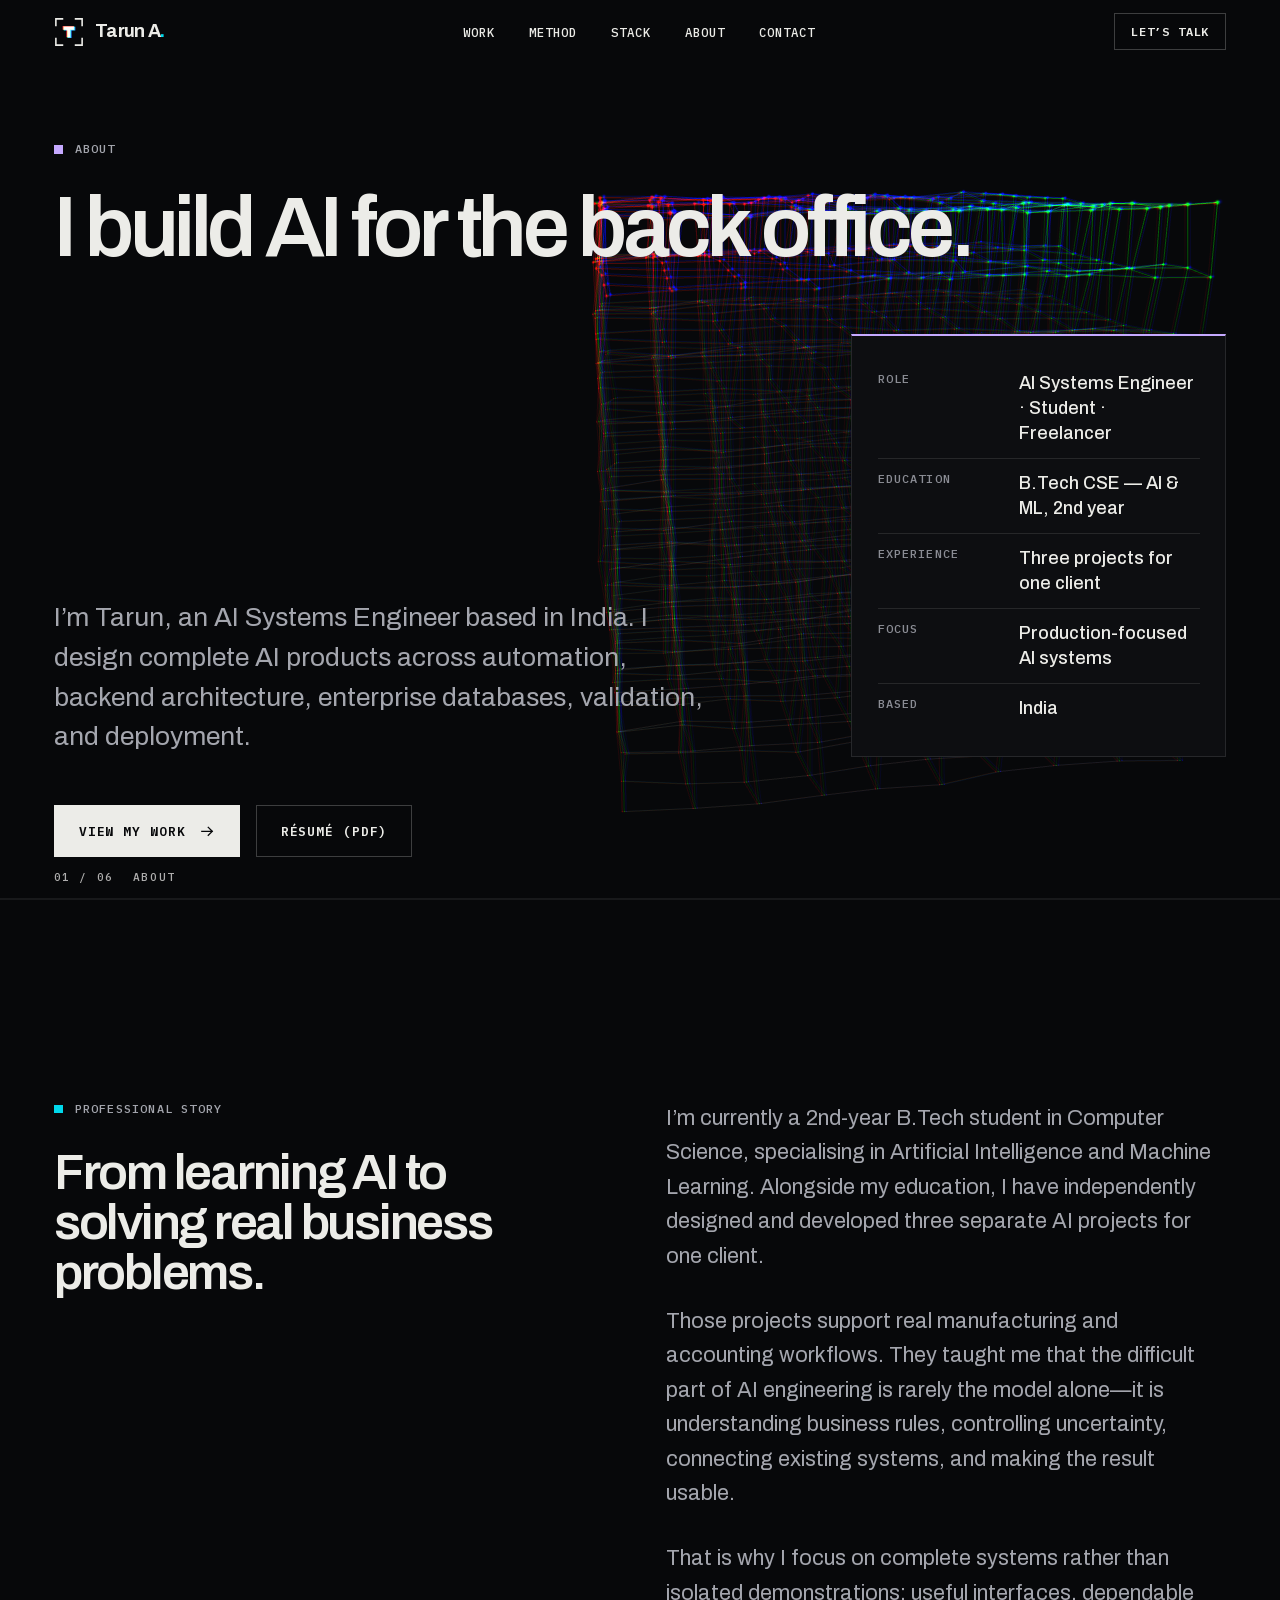
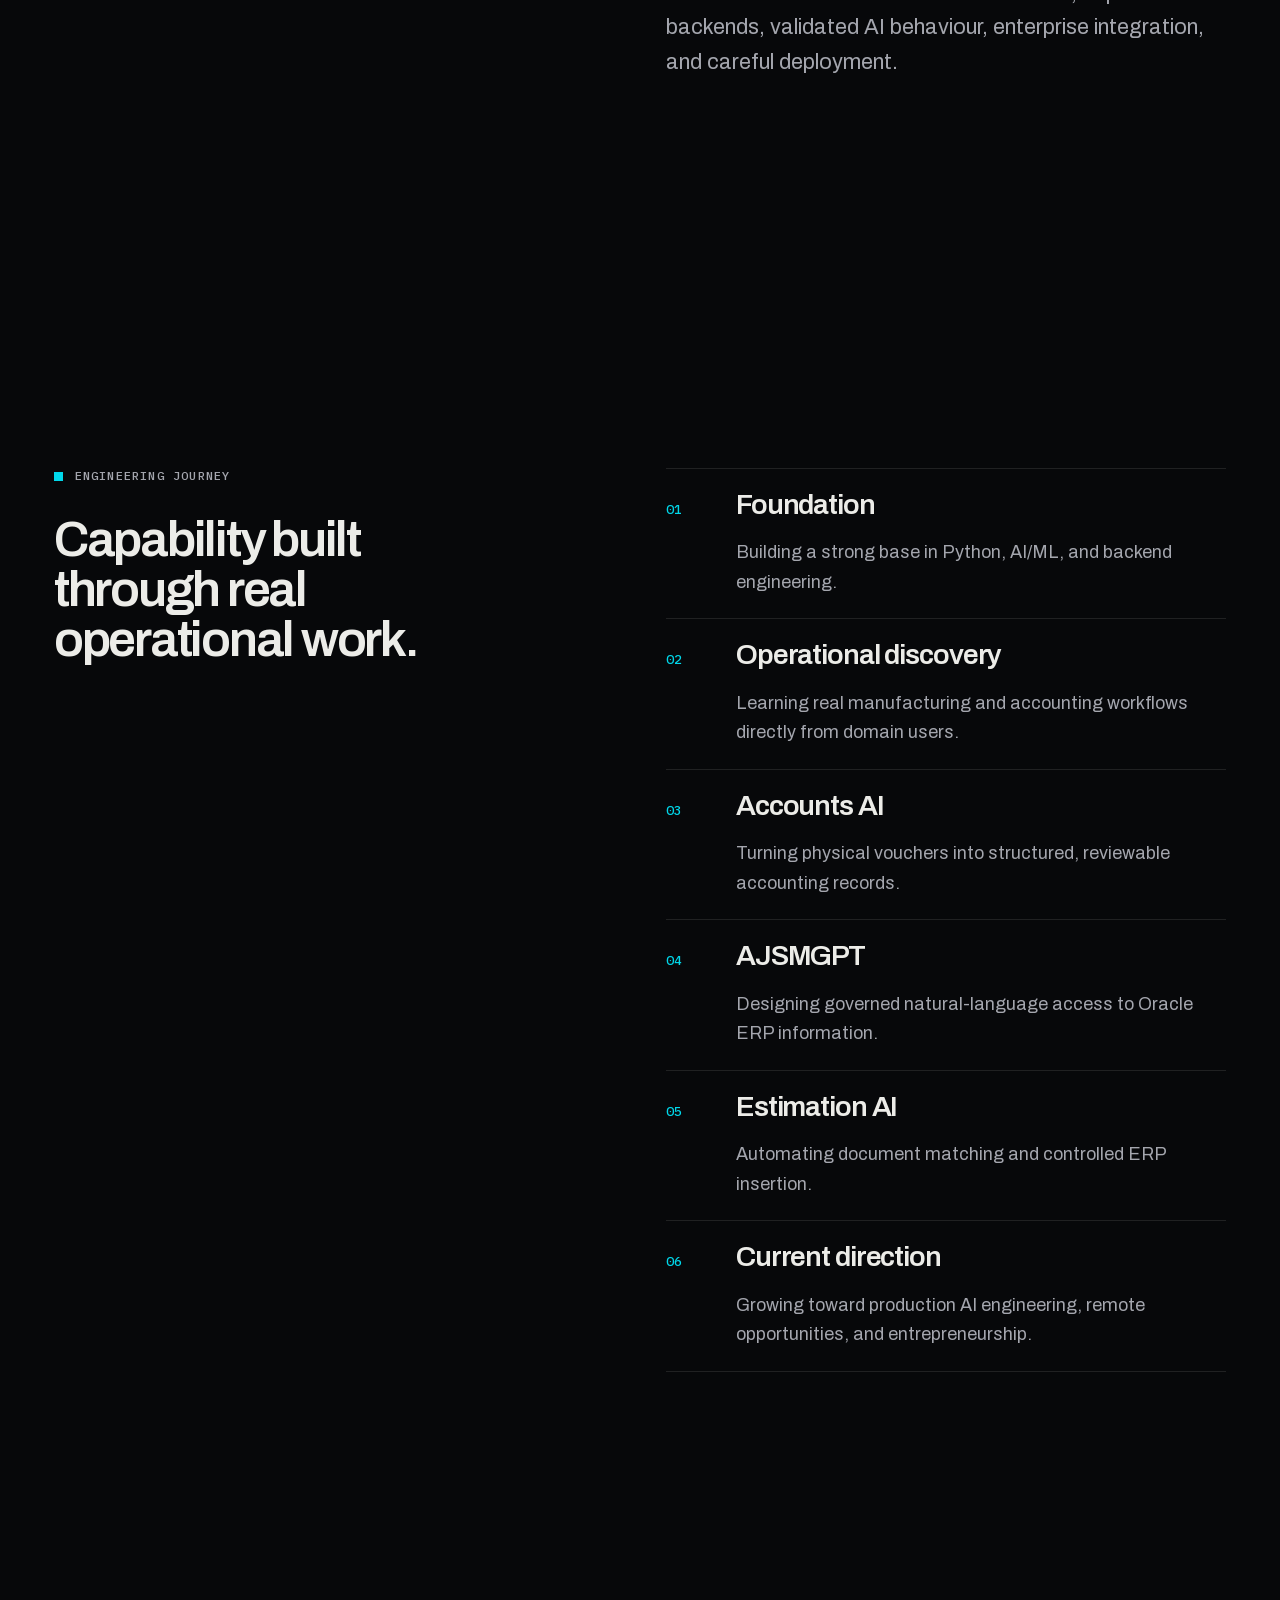
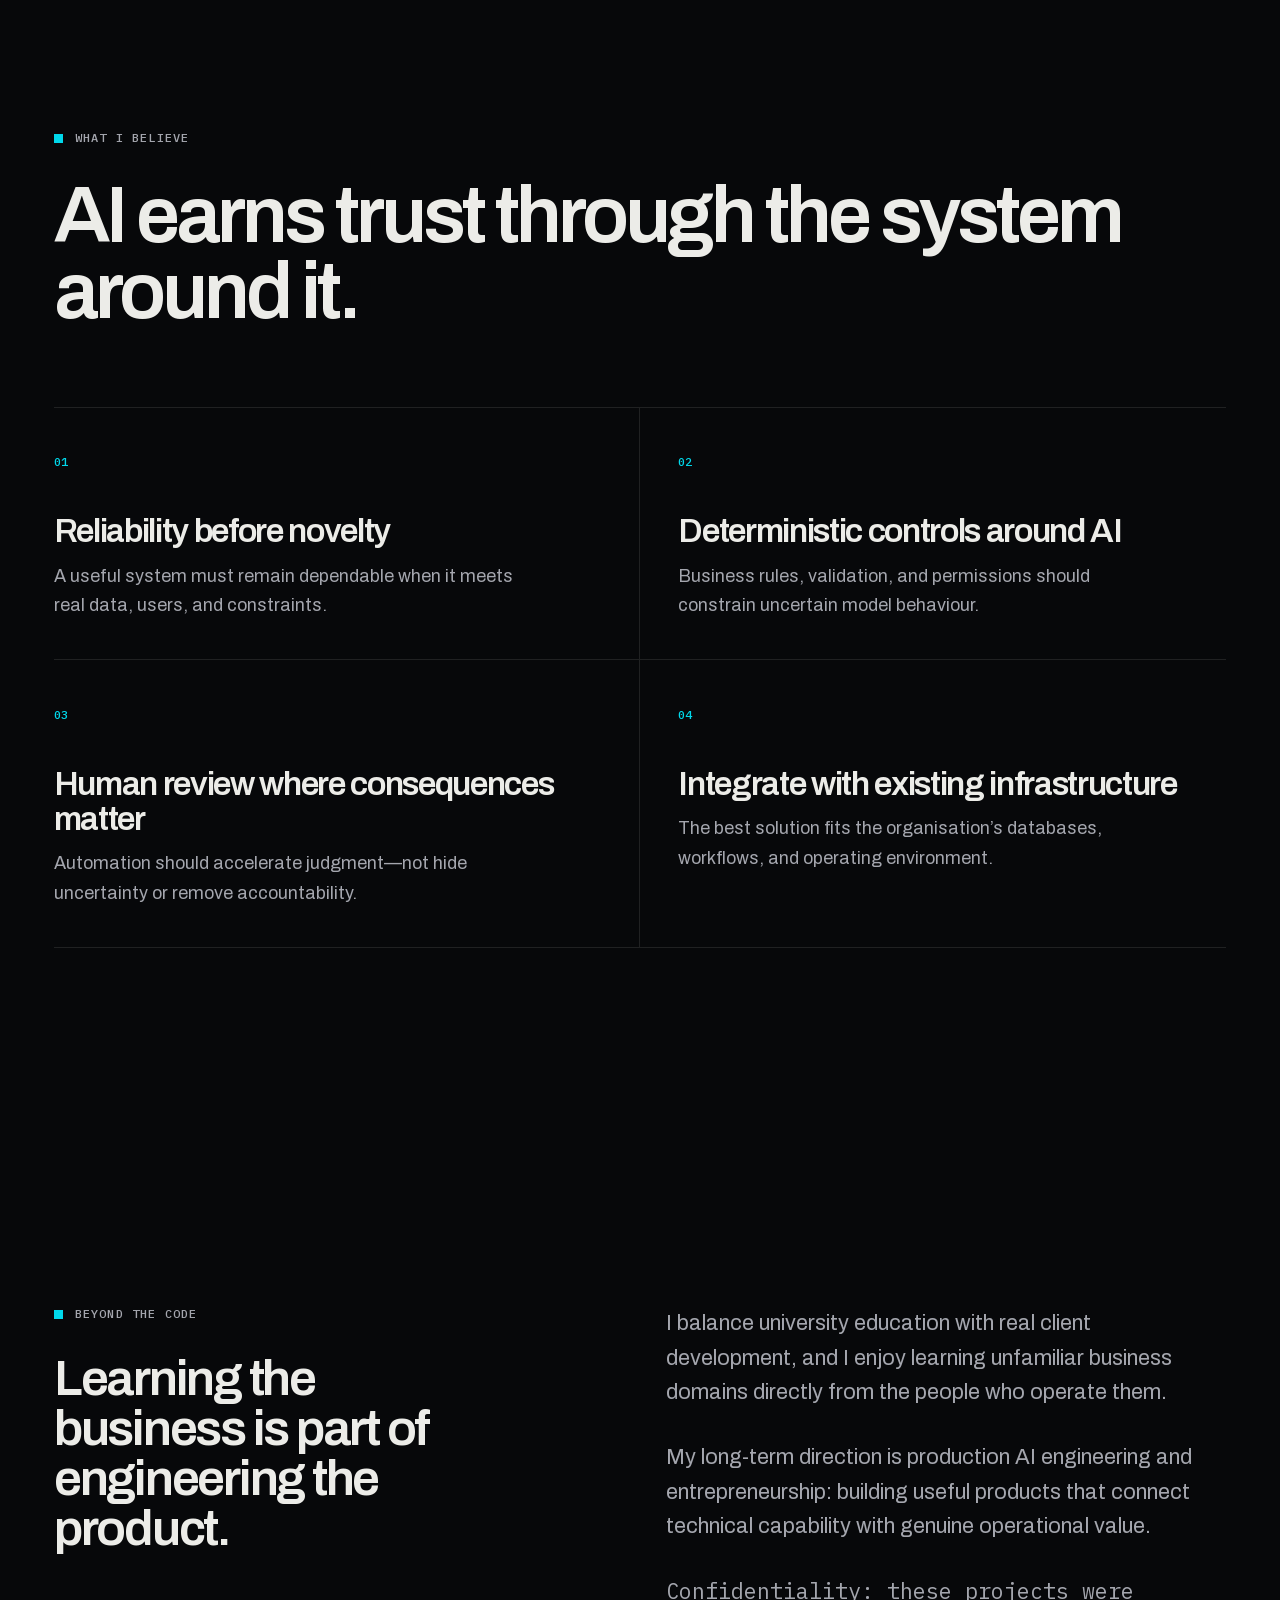
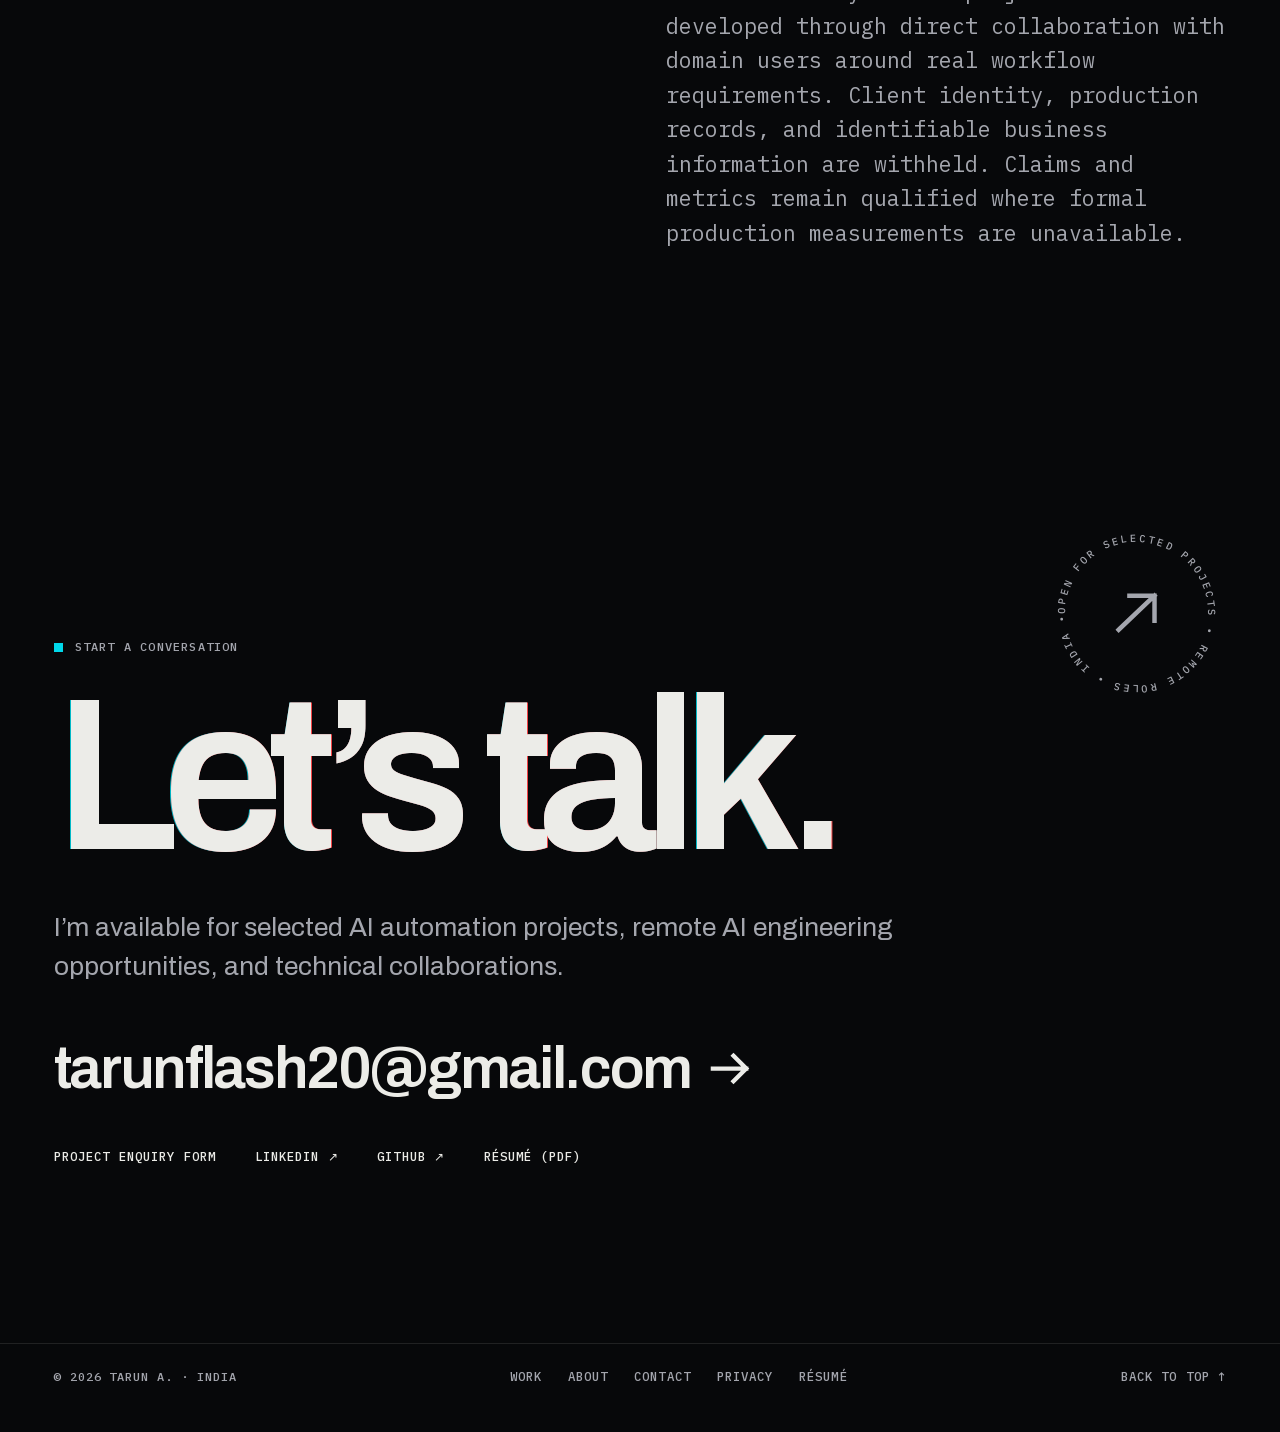
<file: about.html>
<!DOCTYPE html><html lang="en"><head><meta charSet="utf-8"/><meta name="viewport" content="width=device-width, initial-scale=1"/><link rel="preload" href="/fonts/archivo-latin.woff2" as="font" crossorigin="anonymous" type="font/woff2"/><link rel="preload" href="/fonts/plex-mono-500.woff2" as="font" crossorigin="anonymous" type="font/woff2"/><link rel="stylesheet" href="/assets/index-CPUiu-YS.css" data-rsc-css-href="/assets/index-CPUiu-YS.css" data-precedence="vite-rsc/importer-resources"/><link rel="modulepreload" href="/assets/layout-segment-context-czIPmcP9.js" crossorigin=""/><link rel="modulepreload" href="/assets/rolldown-runtime-S-ySWqyJ.js" crossorigin=""/><link rel="modulepreload" href="/assets/index-p_PBCUsn.js" crossorigin=""/><link rel="modulepreload" href="/assets/framework-CXnKph_e.js" crossorigin=""/><link rel="modulepreload" href="/assets/Structure-B4eRzLHa.js" crossorigin=""/><link rel="modulepreload" href="/assets/Nav-AS4u8_O8.js" crossorigin=""/><link rel="modulepreload" href="/assets/Motion-1D1eB633.js" crossorigin=""/><title>About — Tarun A.</title><meta name="description" content="About Tarun A., an AI Systems Engineer building reliable AI automation, enterprise assistants, and Oracle-integrated software."/><meta name="application-name" content="Tarun A."/><meta name="author" content="Tarun A."/><link rel="author" href="https://tarun-builds.com"/><meta property="og:title" content="About"/><meta property="og:description" content="About Tarun A., an AI Systems Engineer building reliable AI automation, enterprise assistants, and Oracle-integrated software."/><meta property="og:url" content="https://tarun-builds.com/about"/><meta property="og:site_name" content="Tarun A."/><meta property="og:type" content="website"/><meta property="og:image" content="https://tarun-builds.com/og.png"/><meta property="og:image:width" content="1200"/><meta property="og:image:height" content="630"/><meta property="og:image:alt" content="Tarun A. — I build AI that does the tedious work and shows its work."/><meta name="twitter:card" content="summary_large_image"/><meta name="twitter:title" content="About"/><meta name="twitter:description" content="About Tarun A., an AI Systems Engineer building reliable AI automation, enterprise assistants, and Oracle-integrated software."/><meta name="twitter:image" content="https://tarun-builds.com/og.png"/><link rel="icon" href="https://tarun-builds.com/icon.png?67ee64af2840e1eb" sizes="192x192" type="image/png"/><link rel="icon" href="https://tarun-builds.com/favicon.ico?de4ce72da4ddba35" sizes="48x48" type="image/x-icon"/><link rel="apple-touch-icon" href="https://tarun-builds.com/apple-icon.png?2c1fe90066f9d14c" sizes="180x180" type="image/png"/><link rel="manifest" href="https://tarun-builds.com/site.webmanifest"/><link rel="canonical" href="https://tarun-builds.com/about"/><meta name="theme-color" content="#07080a"/><meta name="color-scheme" content="dark"/><link rel="preload" href="/fonts/archivo-latin.woff2" as="font" type="font/woff2" crossorigin="anonymous"/><link rel="preload" href="/fonts/plex-mono-500.woff2" as="font" type="font/woff2" crossorigin="anonymous"/><link rel="icon" type="image/svg+xml" href="/favicon.svg"/><script>(function(d,w){var r=d.documentElement;r.classList.add('js');try{if(sessionStorage.getItem('intro'))r.classList.add('skip-intro')}catch(e){}setTimeout(function(){if(!w.__ready)r.classList.add('no-anim')},3500)})(document,window)</script><script type="application/ld+json">{"@context":"https://schema.org","@type":"Person","name":"Tarun A.","jobTitle":"AI Systems Engineer","url":"https://tarun-builds.com","email":"mailto:tarunflash20@gmail.com","sameAs":["https://github.com/TARUN-A27","https://www.linkedin.com/in/tarun-builds/"],"address":{"@type":"PostalAddress","addressCountry":"IN"},"knowsAbout":["OCR","Document intelligence","Retrieval-augmented generation","Oracle","FastAPI","Flask"]}</script><script>self.__VINEXT_RSC_PARAMS__={}</script><script>self.__VINEXT_RSC_NAV__={"pathname":"/about","searchParams":[]}</script><link rel="modulepreload" href="/assets/index-p_PBCUsn.js" />
</head><body><canvas class="gl" aria-hidden="true"></canvas><a class="skip" href="#main">Skip to content</a><header class="nav" data-hide="0"><a class="brand" href="/" data-detect="true"><svg class="mark" width="30" height="30" viewBox="0 0 64 64" aria-hidden="true"><path d="M4 18V4h14M46 4h14v14M60 46v14H46M18 60H4V46" fill="none" stroke="currentColor" stroke-width="3.4" stroke-linecap="square"></path><g class="mk-t"><path class="r" d="M20 20h24v8h-8v16h-8V28h-8Z" fill="#ff2d4a"></path><path class="g" d="M20 20h24v8h-8v16h-8V28h-8Z" fill="#26ff7a"></path><path class="b" d="M20 20h24v8h-8v16h-8V28h-8Z" fill="#2f7bff"></path></g></svg><span class="wm">Tarun A<span class="dot">.</span></span></a><nav class="nav-links" aria-label="Primary"><ul><li><a class="u" href="/#work">Work</a></li><li><a class="u" href="/#method">Method</a></li><li><a class="u" href="/#stack">Stack</a></li><li><a class="u" href="/about">About</a></li><li><a class="u" href="/contact">Contact</a></li></ul></nav><div class="nav-r"><a class="btn ghost sm" href="/contact" data-detect="true">Let’s talk</a><button class="menu-btn" type="button" aria-expanded="false" aria-controls="menu">Menu</button></div></header><div id="menu" class="menu" inert=""><ul><li><a href="/#work" style="--k:0">Work<small>0<!-- -->1</small></a></li><li><a href="/#method" style="--k:1">Method<small>0<!-- -->2</small></a></li><li><a href="/#stack" style="--k:2">Stack<small>0<!-- -->3</small></a></li><li><a href="/about" style="--k:3">About<small>0<!-- -->4</small></a></li><li><a href="/contact" style="--k:4">Contact<small>0<!-- -->5</small></a></li></ul><p class="mono">tarunflash20@gmail.com · India</p></div><main id="main"><section class="ph wrap" data-label="About" style="--hue:295"><i class="mk" data-s3d="cube ry=-.4 rx=.2 d=6.2 x=.4 y=0 a=.9 n=.02 h=-1"></i><p class="lbl rv" data-r="true" data-wait="true">About</p><h1 data-r="true" data-wait="true"><span class="w"><i style="--i:0">I</i></span> <span class="w"><i style="--i:1">build</i></span> <span class="w"><i style="--i:2">AI</i></span> <span class="w"><i style="--i:3">for</i></span> <span class="w"><i style="--i:4">the</i></span> <span class="w"><i style="--i:5">back</i></span> <span class="w"><i style="--i:6">office.</i></span></h1><div class="ch-grid"><p class="lead rv" data-r="true" data-wait="true" style="--d:6">I’m Tarun, an AI Systems Engineer based in India. I design complete AI products across automation, backend architecture, enterprise databases, validation, and deployment.</p><dl class="idc rv" data-r="true" data-wait="true" style="--d:7"><div><dt>Role</dt><dd>AI Systems Engineer · Student · Freelancer</dd></div><div><dt>Education</dt><dd>B.Tech CSE — AI &amp; ML, 2nd year</dd></div><div><dt>Experience</dt><dd>Three projects for one client</dd></div><div><dt>Focus</dt><dd>Production-focused AI systems</dd></div><div><dt>Based</dt><dd>India</dd></div></dl></div><div class="cta-row rv" data-r="true" data-wait="true" style="--d:8"><a class="btn solid" href="/#work" data-detect="true">View my work <svg class="arr" viewBox="0 0 24 24" width="1em" height="1em" aria-hidden="true"><path d="M3 12h17M13.5 5.5 20 12l-6.5 6.5" fill="none" stroke="currentColor" stroke-width="2.2" stroke-linecap="square"></path></svg></a><a class="btn ghost" href="/Tarun-A-Resume.pdf" download="" data-detect="true">Résumé (PDF)</a></div></section><section class="sec wrap two" data-label="Story"><i class="mk" data-s3d="sheet ry=.2 rx=.15 d=6.6 x=-.44 y=0 a=.3 n=.012 h=295"></i><div class="l"><p class="lbl rv" data-r="true">Professional story</p><h2 class="h3" data-r="true"><span class="w"><i style="--i:0">From</i></span> <span class="w"><i style="--i:1">learning</i></span> <span class="w"><i style="--i:2">AI</i></span> <span class="w"><i style="--i:3">to</i></span> <span class="w"><i style="--i:4">solving</i></span> <span class="w"><i style="--i:5">real</i></span> <span class="w"><i style="--i:6">business</i></span> <span class="w"><i style="--i:7">problems.</i></span></h2></div><div class="r prose"><p class="rv" data-r="true">I’m currently a 2nd-year B.Tech student in Computer Science, specialising in Artificial Intelligence and Machine Learning. Alongside my education, I have independently designed and developed three separate AI projects for one client.</p><p class="rv" data-r="true" style="--d:1">Those projects support real manufacturing and accounting workflows. They taught me that the difficult part of AI engineering is rarely the model alone—it is understanding business rules, controlling uncertainty, connecting existing systems, and making the result usable.</p><p class="rv" data-r="true" style="--d:2">That is why I focus on complete systems rather than isolated demonstrations: useful interfaces, dependable backends, validated AI behaviour, enterprise integration, and careful deployment.</p></div></section><section class="sec wrap two" data-label="Journey"><i class="mk" data-s3d="cube ry=1.4 rx=.3 d=6.8 x=.44 y=0 a=.24 n=.015 h=295"></i><div class="l"><p class="lbl rv" data-r="true">Engineering journey</p><h2 class="h3" data-r="true"><span class="w"><i style="--i:0">Capability</i></span> <span class="w"><i style="--i:1">built</i></span> <span class="w"><i style="--i:2">through</i></span> <span class="w"><i style="--i:3">real</i></span> <span class="w"><i style="--i:4">operational</i></span> <span class="w"><i style="--i:5">work.</i></span></h2></div><ol class="r stg"><li class="rv" data-r="true" style="--d:0"><span class="no">0<!-- -->1</span><h3>Foundation</h3><p>Building a strong base in Python, AI/ML, and backend engineering.</p></li><li class="rv" data-r="true" style="--d:1"><span class="no">0<!-- -->2</span><h3>Operational discovery</h3><p>Learning real manufacturing and accounting workflows directly from domain users.</p></li><li class="rv" data-r="true" style="--d:2"><span class="no">0<!-- -->3</span><h3>Accounts AI</h3><p>Turning physical vouchers into structured, reviewable accounting records.</p></li><li class="rv" data-r="true" style="--d:0"><span class="no">0<!-- -->4</span><h3>AJSMGPT</h3><p>Designing governed natural-language access to Oracle ERP information.</p></li><li class="rv" data-r="true" style="--d:1"><span class="no">0<!-- -->5</span><h3>Estimation AI</h3><p>Automating document matching and controlled ERP insertion.</p></li><li class="rv" data-r="true" style="--d:2"><span class="no">0<!-- -->6</span><h3>Current direction</h3><p>Growing toward production AI engineering, remote opportunities, and entrepreneurship.</p></li></ol></section><section class="sec" data-label="Beliefs"><i class="mk" data-s3d="sphere ry=2.4 rx=.25 d=5.8 x=0 y=0 a=.4 n=.1 h=295"></i><div class="wrap"><p class="lbl rv" data-r="true">What I believe</p><h2 class="h2" data-r="true"><span class="w"><i style="--i:0">AI</i></span> <span class="w"><i style="--i:1">earns</i></span> <span class="w"><i style="--i:2">trust</i></span> <span class="w"><i style="--i:3">through</i></span> <span class="w"><i style="--i:4">the</i></span> <span class="w"><i style="--i:5">system</i></span> <span class="w"><i style="--i:6">around</i></span> <span class="w"><i style="--i:7">it.</i></span></h2><ul class="beliefs"><li class="rv" data-r="true" style="--d:0"><span>0<!-- -->1</span><h3>Reliability before novelty</h3><p>A useful system must remain dependable when it meets real data, users, and constraints.</p></li><li class="rv" data-r="true" style="--d:1"><span>0<!-- -->2</span><h3>Deterministic controls around AI</h3><p>Business rules, validation, and permissions should constrain uncertain model behaviour.</p></li><li class="rv" data-r="true" style="--d:0"><span>0<!-- -->3</span><h3>Human review where consequences matter</h3><p>Automation should accelerate judgment—not hide uncertainty or remove accountability.</p></li><li class="rv" data-r="true" style="--d:1"><span>0<!-- -->4</span><h3>Integrate with existing infrastructure</h3><p>The best solution fits the organisation’s databases, workflows, and operating environment.</p></li></ul></div></section><section class="sec wrap two" data-label="Beyond"><i class="mk" data-s3d="cube ry=3.2 rx=.3 d=6.8 x=-.44 y=0 a=.24 n=0 h=295"></i><div class="l"><p class="lbl rv" data-r="true">Beyond the code</p><h2 class="h3" data-r="true"><span class="w"><i style="--i:0">Learning</i></span> <span class="w"><i style="--i:1">the</i></span> <span class="w"><i style="--i:2">business</i></span> <span class="w"><i style="--i:3">is</i></span> <span class="w"><i style="--i:4">part</i></span> <span class="w"><i style="--i:5">of</i></span> <span class="w"><i style="--i:6">engineering</i></span> <span class="w"><i style="--i:7">the</i></span> <span class="w"><i style="--i:8">product.</i></span></h2></div><div class="r prose"><p class="rv" data-r="true">I balance university education with real client development, and I enjoy learning unfamiliar business domains directly from the people who operate them.</p><p class="rv" data-r="true" style="--d:1">My long-term direction is production AI engineering and entrepreneurship: building useful products that connect technical capability with genuine operational value.</p><p class="conf rv" data-r="true" style="--d:2">Confidentiality: these projects were developed through direct collaboration with domain users around real workflow requirements. Client identity, production records, and identifiable business information are withheld. Claims and metrics remain qualified where formal production measurements are unavailable.</p></div></section><section class="cta sec" id="contact" data-label="Contact" style="--hue:205"><i class="mk" data-s3d="cube ry=.8 rx=.28 d=4.8 x=.2 y=-.12 a=.55 n=.02 h=-1"></i><div class="wrap"><p class="lbl rv" data-r="true">Start a conversation</p><h2 class="big" data-r="true" data-vel="true"><span class="w"><i style="--i:0">Let’s</i></span> <span class="w"><i style="--i:1">talk.</i></span></h2><p class="lead rv" data-r="true" style="--d:2">I’m available for selected AI automation projects, remote AI engineering opportunities, and technical collaborations.</p><a class="mail rv" data-r="true" data-detect="true" data-mag="true" href="mailto:tarunflash20@gmail.com" style="--d:3">tarunflash20@gmail.com<svg class="arr" viewBox="0 0 24 24" width="1em" height="1em" aria-hidden="true"><path d="M3 12h17M13.5 5.5 20 12l-6.5 6.5" fill="none" stroke="currentColor" stroke-width="2.2" stroke-linecap="square"></path></svg></a><div class="cta-links rv" data-r="true" style="--d:4"><a class="u" href="/contact" data-detect="true">Project enquiry form</a><a class="u" href="https://www.linkedin.com/in/tarun-builds/" target="_blank" rel="noopener noreferrer" data-detect="true">LinkedIn ↗</a><a class="u" href="https://github.com/TARUN-A27" target="_blank" rel="noreferrer" data-detect="true">GitHub ↗</a><a class="u" href="/Tarun-A-Resume.pdf" download="" data-detect="true">Résumé (PDF)</a></div></div><svg class="seal" viewBox="0 0 200 200" data-spin="true" aria-hidden="true"><defs><path id="seal-circle" d="M100 100m-80 0a80 80 0 1 1 160 0a80 80 0 1 1-160 0"></path></defs><text><textPath href="#seal-circle" textLength="500" lengthAdjust="spacing">OPEN FOR SELECTED PROJECTS • REMOTE ROLES • INDIA • </textPath></text><path class="seal-arrow" d="M80 118 120 80M92 80h28v28" fill="none" stroke="currentColor" stroke-width="5" stroke-linecap="square"></path></svg></section></main><footer class="foot" id="foot"><div class="wrap"><span>© 2026 Tarun A. · India</span><nav aria-label="Footer"><a class="u" href="/#work">Work</a><a class="u" href="/about">About</a><a class="u" href="/contact">Contact</a><a class="u" href="/privacy">Privacy</a><a class="u" href="/Tarun-A-Resume.pdf" download="">Résumé</a></nav><a class="u" href="#">Back to top ↑</a></div></footer><div class="hud" aria-hidden="true"><span class="hud-n">01 / 07</span><span class="hud-l">Intro</span><i class="hud-bar"><b></b></i></div><script id="_R_">import("/assets/index-p_PBCUsn.js")</script></body></html><script>self.__VINEXT_RSC_CHUNKS__=self.__VINEXT_RSC_CHUNKS__||[];self.__VINEXT_RSC_CHUNKS__.push("2:I[\"26b2bbabe37b\",[],\"default\",1]\n3:I[\"3e58ca9e5ef5\",[],\"default\",1]\n4:I[\"8c0f216c4604\",[],\"Children\",1]\n5:I[\"cd59ad7fe9d3\",[],\"default\",1]\n:HL[\"/assets/index-CPUiu-YS.css\",\"style\"]\n:HL[\"/fonts/archivo-latin.woff2\",\"font\",{\"crossOrigin\":\"anonymous\",\"type\":\"font/woff2\"}]\n:HL[\"/fonts/plex-mono-500.woff2\",\"font\",{\"crossOrigin\":\"anonymous\",\"type\":\"font/woff2\"}]\n")</script><script>self.__VINEXT_RSC_CHUNKS__=self.__VINEXT_RSC_CHUNKS__||[];self.__VINEXT_RSC_CHUNKS__.push("0:{\"__route\":\"route:/about\",\"__interceptionContext\":null,\"__layoutIds\":[\"layout:/\"],\"__rootLayout\":\"/\",\"page:/about\":\"$L1\",\"layout:/\":[[[[\"$\",\"link\",\"css:/assets/index-CPUiu-YS.css\",{\"rel\":\"stylesheet\",\"precedence\":\"vite-rsc/importer-resources\",\"href\":\"/assets/index-CPUiu-YS.css\",\"data-rsc-css-href\":\"/assets/index-CPUiu-YS.css\"}],\"$undefined\"],[\"$\",\"html\",null,{\"lang\":\"en\",\"suppressHydrationWarning\":true,\"children\":[[\"$\",\"head\",null,{\"children\":[[\"$\",\"script\",null,{\"dangerouslySetInnerHTML\":{\"__html\":\"(function(d,w){var r=d.documentElement;r.classList.add('js');try{if(sessionStorage.getItem('intro'))r.classList.add('skip-intro')}catch(e){}setTimeout(function(){if(!w.__ready)r.classList.add('no-anim')},3500)})(document,window)\"}}],[\"$\",\"link\",null,{\"rel\":\"preload\",\"href\":\"/fonts/archivo-latin.woff2\",\"as\":\"font\",\"type\":\"font/woff2\",\"crossOrigin\":\"anonymous\"}],[\"$\",\"link\",null,{\"rel\":\"preload\",\"href\":\"/fonts/plex-mono-500.woff2\",\"as\":\"font\",\"type\":\"font/woff2\",\"crossOrigin\":\"anonymous\"}],[\"$\",\"link\",null,{\"rel\":\"icon\",\"type\":\"image/svg+xml\",\"href\":\"/favicon.svg\"}],[\"$\",\"script\",null,{\"type\":\"application/ld+json\",\"dangerouslySetInnerHTML\":{\"__html\":\"{\\\"@context\\\":\\\"https://schema.org\\\",\\\"@type\\\":\\\"Person\\\",\\\"name\\\":\\\"Tarun A.\\\",\\\"jobTitle\\\":\\\"AI Systems Engineer\\\",\\\"url\\\":\\\"https://tarun-builds.com\\\",\\\"email\\\":\\\"mailto:tarunflash20@gmail.com\\\",\\\"sameAs\\\":[\\\"https://github.com/TARUN-A27\\\",\\\"https://www.linkedin.com/in/tarun-builds/\\\"],\\\"address\\\":{\\\"@type\\\":\\\"PostalAddress\\\",\\\"addressCountry\\\":\\\"IN\\\"},\\\"knowsAbout\\\":[\\\"OCR\\\",\\\"Document intelligence\\\",\\\"Retrieval-augmented generation\\\",\\\"Oracle\\\",\\\"FastAPI\\\",\\\"Flask\\\"]}\"}}]]}],[\"$\",\"body\",null,{\"children\":[[\"$\",\"$L2\",null,{}],[\"$\",\"a\",null,{\"className\":\"skip\",\"href\":\"#main\",\"children\":\"Skip to content\"}],[\"$\",\"$L3\",null,{}],[\"$\",\"main\",null,{\"id\":\"main\",\"children\":[\"$\",\"$L4\",null,{}]}],[\"$\",\"footer\",null,{\"className\":\"foot\",\"id\":\"foot\",\"children\":[\"$\",\"div\",null,{\"className\":\"wrap\",\"children\":[[\"$\",\"span\",null,{\"children\":\"© 2026 Tarun A. · India\"}],[\"$\",\"nav\",null,{\"aria-label\":\"Footer\",\"children\":[[\"$\",\"a\",null,{\"className\":\"u\",\"href\":\"/#work\",\"children\":\"Work\"}],[\"$\",\"a\",null,{\"className\":\"u\",\"href\":\"/about\",\"children\":\"About\"}],[\"$\",\"a\",null,{\"className\":\"u\",\"href\":\"/contact\",\"children\":\"Contact\"}],[\"$\",\"a\",null,{\"className\":\"u\",\"href\":\"/privacy\",\"children\":\"Privacy\"}],[\"$\",\"a\",null,{\"className\":\"u\",\"href\":\"/Tarun-A-Resume.pdf\",\"download\":true,\"children\":\"Résumé\"}]]}],[\"$\",\"a\",null,{\"className\":\"u\",\"href\":\"#\",\"children\":\"Back to top ↑\"}]]}]}],[\"$\",\"div\",null,{\"className\":\"hud\",\"aria-hidden\":\"true\",\"children\":[[\"$\",\"span\",null,{\"className\":\"hud-n\",\"children\":\"01 / 07\"}],[\"$\",\"span\",null,{\"className\":\"hud-l\",\"children\":\"Intro\"}],[\"$\",\"i\",null,{\"className\":\"hud-bar\",\"children\":[\"$\",\"b\",null,{}]}]]}],[\"$\",\"$L5\",null,{}]]}]]}]],null],\"route:/about\":[[[\"$\",\"meta\",null,{\"charSet\":\"utf-8\"}],[[\"$\",\"title\",\"0\",{\"children\":\"About — Tarun A.\"}],[\"$\",\"meta\",\"1\",{\"name\":\"description\",\"content\":\"About Tarun A., an AI Systems Engineer building reliable AI automation, enterprise assistants, and Oracle-integrated software.\"}],[\"$\",\"meta\",\"2\",{\"name\":\"application-name\",\"content\":\"Tarun A.\"}],[\"$\",\"meta\",\"3\",{\"name\":\"author\",\"content\":\"Tarun A.\"}],[\"$\",\"link\",\"4\",{\"rel\":\"author\",\"href\":\"https://tarun-builds.com\"}],[\"$\",\"meta\",\"5\",{\"property\":\"og:title\",\"content\":\"About\"}],[\"$\",\"meta\",\"6\",{\"property\":\"og:description\",\"content\":\"About Tarun A., an AI Systems Engineer building reliable AI automation, enterprise assistants, and Oracle-integrated software.\"}],[\"$\",\"meta\",\"7\",{\"property\":\"og:url\",\"content\":\"https://tarun-builds.com/about\"}],[\"$\",\"meta\",\"8\",{\"property\":\"og:site_name\",\"content\":\"Tarun A.\"}],[\"$\",\"meta\",\"9\",{\"property\":\"og:type\",\"content\":\"website\"}],[\"$\",\"meta\",\"10\",{\"property\":\"og:image\",\"content\":\"https://tarun-builds.com/og.png\"}],[\"$\",\"meta\",\"11\",{\"property\":\"og:image:width\",\"content\":\"1200\"}],[\"$\",\"meta\",\"12\",{\"property\":\"og:image:height\",\"content\":\"630\"}],[\"$\",\"meta\",\"13\",{\"property\":\"og:image:alt\",\"content\":\"Tarun A. — I build AI that does the tedious work and shows its work.\"}],[\"$\",\"meta\",\"14\",{\"name\":\"twitter:card\",\"content\":\"summary_large_image\"}],[\"$\",\"meta\",\"15\",{\"name\":\"twitter:title\",\"content\":\"About\"}],[\"$\",\"meta\",\"16\",{\"name\":\"twitter:description\",\"content\":\"About Tarun A., an AI Systems Engineer building reliable AI automation, enterprise assistants, and Oracle-integrated software.\"}],[\"$\",\"meta\",\"17\",{\"name\":\"twitter:image\",\"content\":\"https://tarun-builds.com/og.png\"}],\"$L6\",\"$L7\",\"$L8\",\"$L9\",\"$La\"],\"$Lb\"],\"$Lc\"],\"__layoutFlags\":{\"layout:/\":\"s\"},\"__artifactCompatibility\":{\"schemaVersion\":1,\"graphVersion\":\"app-route-graph:pxgtdg7iy2mv\",\"deploymentVersion\":\"0854fd15-d1a5-4984-b872-f79bb5f6a080\",\"appElementsSchemaVersion\":1,\"rscPayloadSchemaVersion\":1,\"rootBoundaryId\":\"/\",\"renderEpoch\":null}}\n")</script><script>self.__VINEXT_RSC_CHUNKS__=self.__VINEXT_RSC_CHUNKS__||[];self.__VINEXT_RSC_CHUNKS__.push("d:I[\"15c18cfaeeff\",[],\"LayoutSegmentProvider\",1]\ne:I[\"8c0f216c4604\",[],\"Slot\",1]\nf:I[\"593f344dc510\",[],\"NotFoundBoundary\",1]\n10:I[\"593f344dc510\",[],\"RedirectBoundary\",1]\n6:[\"$\",\"link\",\"18\",{\"rel\":\"icon\",\"href\":\"https://tarun-builds.com/icon.png?67ee64af2840e1eb\",\"sizes\":\"192x192\",\"type\":\"image/png\"}]\n7:[\"$\",\"link\",\"19\",{\"rel\":\"icon\",\"href\":\"https://tarun-builds.com/favicon.ico?de4ce72da4ddba35\",\"sizes\":\"48x48\",\"type\":\"image/x-icon\"}]\n8:[\"$\",\"link\",\"20\",{\"rel\":\"apple-touch-icon\",\"href\":\"https://tarun-builds.com/apple-icon.png?2c1fe90066f9d14c\",\"sizes\":\"180x180\",\"type\":\"image/png\"}]\n9:[\"$\",\"link\",\"21\",{\"rel\":\"manifest\",\"href\":\"https://tarun-builds.com/site.webmanifest\"}]\na:[\"$\",\"link\",\"22\",{\"rel\":\"canonical\",\"href\":\"https://tarun-builds.com/about\"}]\nb:[[\"$\",\"meta\",\"0\",{\"name\":\"viewport\",\"content\":\"width=device-width, initial-scale=1\"}],[\"$\",\"meta\",\"1\",{\"name\":\"theme-color\",\"content\":\"#07080a\"}],[\"$\",\"meta\",\"2\",{\"name\":\"color-scheme\",\"content\":\"dark\"}]]\n")</script><script>self.__VINEXT_RSC_CHUNKS__=self.__VINEXT_RSC_CHUNKS__||[];self.__VINEXT_RSC_CHUNKS__.push("c:[\"$\",\"$Ld\",null,{\"segmentMap\":{\"children\":[\"about\"]},\"children\":[\"$\",\"$Le\",null,{\"id\":\"layout:/\",\"parallelSlots\":\"$undefined\",\"children\":[\"$\",\"$Lf\",null,{\"resetKey\":\"about\",\"fallback\":[\"$\",\"section\",null,{\"className\":\"ph wrap nf\",\"data-label\":\"404\",\"children\":[[\"$\",\"i\",null,{\"className\":\"mk\",\"data-s3d\":\"sphere ry=.3 rx=.2 d=5.6 x=.34 y=0 a=.85 n=.2 h=350\"}],[\"$\",\"p\",null,{\"className\":\"lbl\",\"children\":\"Error 404\"}],[\"$\",\"h1\",null,{\"children\":[[\"$\",\"span\",null,{\"className\":\"ln\",\"children\":\"This page isn’t\"}],[\"$\",\"span\",null,{\"className\":\"ln acc\",\"children\":\"in the ledger.\"}]]}],[\"$\",\"p\",null,{\"className\":\"lead\",\"children\":\"The link may be old, or the address mistyped. The work, the method and my contact details are all one click away.\"}],[\"$\",\"div\",null,{\"className\":\"cta-row\",\"children\":[[\"$\",\"a\",null,{\"className\":\"btn solid\",\"href\":\"/\",\"data-detect\":true,\"children\":[\"Back to the portfolio \",[\"$\",\"svg\",null,{\"className\":\"arr\",\"viewBox\":\"0 0 24 24\",\"width\":\"1em\",\"height\":\"1em\",\"aria-hidden\":\"true\",\"children\":[\"$\",\"path\",null,{\"d\":\"M3 12h17M13.5 5.5 20 12l-6.5 6.5\",\"fill\":\"none\",\"stroke\":\"currentColor\",\"strokeWidth\":\"2.2\",\"strokeLinecap\":\"square\"}]}]]}],[\"$\",\"a\",null,{\"className\":\"btn ghost\",\"href\":\"/contact\",\"data-detect\":true,\"children\":\"Contact\"}]]}]]}],\"children\":[\"$\",\"$Lf\",null,{\"resetKey\":\"[\\\"about\\\"]\",\"fallback\":[\"$\",\"section\",null,{\"className\":\"ph wrap nf\",\"data-label\":\"404\",\"children\":[[\"$\",\"i\",null,{\"className\":\"mk\",\"data-s3d\":\"sphere ry=.3 rx=.2 d=5.6 x=.34 y=0 a=.85 n=.2 h=350\"}],[\"$\",\"p\",null,{\"className\":\"lbl\",\"children\":\"Error 404\"}],[\"$\",\"h1\",null,{\"children\":[[\"$\",\"span\",null,{\"className\":\"ln\",\"children\":\"This page isn’t\"}],[\"$\",\"span\",null,{\"className\":\"ln acc\",\"children\":\"in the ledger.\"}]]}],[\"$\",\"p\",null,{\"className\":\"lead\",\"children\":\"The link may be old, or the address mistyped. The work, the method and my contact details are all one click away.\"}],[\"$\",\"div\",null,{\"className\":\"cta-row\",\"children\":[[\"$\",\"a\",null,{\"className\":\"btn solid\",\"href\":\"/\",\"data-detect\":true,\"children\":[\"Back to the portfolio \",[\"$\",\"svg\",null,{\"className\":\"arr\",\"viewBox\":\"0 0 24 24\",\"width\":\"1em\",\"height\":\"1em\",\"aria-hidden\":\"true\",\"children\":[\"$\",\"path\",null,{\"d\":\"M3 12h17M13.5 5.5 20 12l-6.5 6.5\",\"fill\":\"none\",\"stroke\":\"currentColor\",\"strokeWidth\":\"2.2\",\"strokeLinecap\":\"square\"}]}]]}],[\"$\",\"a\",null,{\"className\":\"btn ghost\",\"href\":\"/contact\",\"data-detect\":true,\"children\":\"Contact\"}]]}]]}],\"children\":[\"$\",\"$L10\",null,{\"children\":[\"$\",\"$Ld\",null,{\"segmentMap\":{\"children\":[]},\"children\":[\"$\",\"$Le\",null,{\"id\":\"page:/about\"}]}]}]}]}]}]}]\n")</script><script>self.__VINEXT_RSC_CHUNKS__=self.__VINEXT_RSC_CHUNKS__||[];self.__VINEXT_RSC_CHUNKS__.push("11:\"$Sreact.fragment\"\n")</script><script>self.__VINEXT_RSC_CHUNKS__=self.__VINEXT_RSC_CHUNKS__||[];self.__VINEXT_RSC_CHUNKS__.push("1:[[\"$\",\"section\",null,{\"className\":\"ph wrap\",\"data-label\":\"About\",\"style\":{\"--hue\":295},\"children\":[[\"$\",\"i\",null,{\"className\":\"mk\",\"data-s3d\":\"cube ry=-.4 rx=.2 d=6.2 x=.4 y=0 a=.9 n=.02 h=-1\"}],[\"$\",\"p\",null,{\"className\":\"lbl rv\",\"data-r\":true,\"data-wait\":true,\"children\":\"About\"}],[\"$\",\"h1\",null,{\"data-r\":true,\"data-wait\":true,\"children\":[[\"$\",\"$11\",\"0\",{\"children\":[[\"$\",\"span\",null,{\"className\":\"w\",\"children\":[\"$\",\"i\",null,{\"style\":{\"--i\":0},\"children\":\"I\"}]}],\" \"]}],[\"$\",\"$11\",\"1\",{\"children\":[[\"$\",\"span\",null,{\"className\":\"w\",\"children\":[\"$\",\"i\",null,{\"style\":{\"--i\":1},\"children\":\"build\"}]}],\" \"]}],[\"$\",\"$11\",\"2\",{\"children\":[[\"$\",\"span\",null,{\"className\":\"w\",\"children\":[\"$\",\"i\",null,{\"style\":{\"--i\":2},\"children\":\"AI\"}]}],\" \"]}],[\"$\",\"$11\",\"3\",{\"children\":[[\"$\",\"span\",null,{\"className\":\"w\",\"children\":[\"$\",\"i\",null,{\"style\":{\"--i\":3},\"children\":\"for\"}]}],\" \"]}],[\"$\",\"$11\",\"4\",{\"children\":[[\"$\",\"span\",null,{\"className\":\"w\",\"children\":[\"$\",\"i\",null,{\"style\":{\"--i\":4},\"children\":\"the\"}]}],\" \"]}],[\"$\",\"$11\",\"5\",{\"children\":[[\"$\",\"span\",null,{\"className\":\"w\",\"children\":[\"$\",\"i\",null,{\"style\":{\"--i\":5},\"children\":\"back\"}]}],\" \"]}],[\"$\",\"$11\",\"6\",{\"children\":[[\"$\",\"span\",null,{\"className\":\"w\",\"children\":[\"$\",\"i\",null,{\"style\":{\"--i\":6},\"children\":\"office.\"}]}],null]}]]}],[\"$\",\"div\",null,{\"className\":\"ch-grid\",\"children\":[[\"$\",\"p\",null,{\"className\":\"lead rv\",\"data-r\":true,\"data-wait\":true,\"style\":{\"--d\":6},\"children\":\"I’m Tarun, an AI Systems Engineer based in India. I design complete AI products across automation, backend architecture, enterprise databases, validation, and deployment.\"}],[\"$\",\"dl\",null,{\"className\":\"idc rv\",\"data-r\":true,\"data-wait\":true,\"style\":{\"--d\":7},\"children\":[[\"$\",\"div\",\"Role\",{\"children\":[[\"$\",\"dt\",null,{\"children\":\"Role\"}],[\"$\",\"dd\",null,{\"children\":\"AI Systems Engineer · Student · Freelancer\"}]]}],[\"$\",\"div\",\"Education\",{\"children\":[[\"$\",\"dt\",null,{\"children\":\"Education\"}],[\"$\",\"dd\",null,{\"children\":\"B.Tech CSE — AI \u0026 ML, 2nd year\"}]]}],[\"$\",\"div\",\"Experience\",{\"children\":[[\"$\",\"dt\",null,{\"children\":\"Experience\"}],[\"$\",\"dd\",null,{\"children\":\"Three projects for one client\"}]]}],[\"$\",\"div\",\"Focus\",{\"children\":[[\"$\",\"dt\",null,{\"children\":\"Focus\"}],[\"$\",\"dd\",null,{\"children\":\"Production-focused AI systems\"}]]}],[\"$\",\"div\",\"Based\",{\"children\":[[\"$\",\"dt\",null,{\"children\":\"Based\"}],[\"$\",\"dd\",null,{\"children\":\"India\"}]]}]]}]]}],[\"$\",\"div\",null,{\"className\":\"cta-row rv\",\"data-r\":true,\"data-wait\":true,\"style\":{\"--d\":8},\"children\":[[\"$\",\"a\",null,{\"className\":\"btn solid\",\"href\":\"/#work\",\"data-detect\":true,\"children\":[\"View my work \",[\"$\",\"svg\",null,{\"className\":\"arr\",\"viewBox\":\"0 0 24 24\",\"width\":\"1em\",\"height\":\"1em\",\"aria-hidden\":\"true\",\"children\":[\"$\",\"path\",null,{\"d\":\"M3 12h17M13.5 5.5 20 12l-6.5 6.5\",\"fill\":\"none\",\"stroke\":\"currentColor\",\"strokeWidth\":\"2.2\",\"strokeLinecap\":\"square\"}]}]]}],[\"$\",\"a\",null,{\"className\":\"btn ghost\",\"href\":\"/Tarun-A-Resume.pdf\",\"download\":true,\"data-detect\":true,\"children\":\"Résumé (PDF)\"}]]}]]}],[\"$\",\"section\",null,{\"className\":\"sec wrap two\",\"data-label\":\"Story\",\"children\":[[\"$\",\"i\",null,{\"className\":\"mk\",\"data-s3d\":\"sheet ry=.2 rx=.15 d=6.6 x=-.44 y=0 a=.3 n=.012 h=295\"}],[\"$\",\"div\",null,{\"className\":\"l\",\"children\":[[\"$\",\"p\",null,{\"className\":\"lbl rv\",\"data-r\":true,\"children\":\"Professional story\"}],[\"$\",\"h2\",null,{\"className\":\"h3\",\"data-r\":true,\"children\":[[\"$\",\"$11\",\"0\",{\"children\":[[\"$\",\"span\",null,{\"className\":\"w\",\"children\":[\"$\",\"i\",null,{\"style\":{\"--i\":0},\"children\":\"From\"}]}],\" \"]}],[\"$\",\"$11\",\"1\",{\"children\":[[\"$\",\"span\",null,{\"className\":\"w\",\"children\":[\"$\",\"i\",null,{\"style\":{\"--i\":1},\"children\":\"learning\"}]}],\" \"]}],[\"$\",\"$11\",\"2\",{\"children\":[[\"$\",\"span\",null,{\"className\":\"w\",\"children\":[\"$\",\"i\",null,{\"style\":{\"--i\":2},\"children\":\"AI\"}]}],\" \"]}],[\"$\",\"$11\",\"3\",{\"children\":[[\"$\",\"span\",null,{\"className\":\"w\",\"children\":[\"$\",\"i\",null,{\"style\":{\"--i\":3},\"children\":\"to\"}]}],\" \"]}],[\"$\",\"$11\",\"4\",{\"children\":[[\"$\",\"span\",null,{\"className\":\"w\",\"children\":[\"$\",\"i\",null,{\"style\":{\"--i\":4},\"children\":\"solving\"}]}],\" \"]}],[\"$\",\"$11\",\"5\",{\"children\":[[\"$\",\"span\",null,{\"className\":\"w\",\"children\":[\"$\",\"i\",null,{\"style\":{\"--i\":5},\"children\":\"real\"}]}],\" \"]}],[\"$\",\"$11\",\"6\",{\"children\":[[\"$\",\"span\",null,{\"className\":\"w\",\"children\":[\"$\",\"i\",null,{\"style\":{\"--i\":6},\"children\":\"business\"}]}],\" \"]}],[\"$\",\"$11\",\"7\",{\"children\":[[\"$\",\"span\",null,{\"className\":\"w\",\"children\":[\"$\",\"i\",null,{\"style\":{\"--i\":7},\"children\":\"problems.\"}]}],null]}]]}]]}],[\"$\",\"div\",null,{\"className\":\"r prose\",\"children\":[[\"$\",\"p\",null,{\"className\":\"rv\",\"data-r\":true,\"children\":\"I’m currently a 2nd-year B.Tech student in Computer Science, specialising in Artificial Intelligence and Machine Learning. Alongside my education, I have independently designed and developed three separate AI projects for one client.\"}],[\"$\",\"p\",null,{\"className\":\"rv\",\"data-r\":true,\"style\":{\"--d\":1},\"children\":\"Those projects support real manufacturing and accounting workflows. They taught me that the difficult part of AI engineering is rarely the model alone—it is understanding business rules, controlling uncertainty, connecting existing systems, and making the result usable.\"}],\"$L12\"]}]]}],\"$L13\",\"$L14\",\"$L15\",\"$L16\"]\n")</script><script>self.__VINEXT_RSC_CHUNKS__=self.__VINEXT_RSC_CHUNKS__||[];self.__VINEXT_RSC_CHUNKS__.push("12:[\"$\",\"p\",null,{\"className\":\"rv\",\"data-r\":true,\"style\":{\"--d\":2},\"children\":\"That is why I focus on complete systems rather than isolated demonstrations: useful interfaces, dependable backends, validated AI behaviour, enterprise integration, and careful deployment.\"}]\n")</script><script>self.__VINEXT_RSC_CHUNKS__=self.__VINEXT_RSC_CHUNKS__||[];self.__VINEXT_RSC_CHUNKS__.push("13:[\"$\",\"section\",null,{\"className\":\"sec wrap two\",\"data-label\":\"Journey\",\"children\":[[\"$\",\"i\",null,{\"className\":\"mk\",\"data-s3d\":\"cube ry=1.4 rx=.3 d=6.8 x=.44 y=0 a=.24 n=.015 h=295\"}],[\"$\",\"div\",null,{\"className\":\"l\",\"children\":[[\"$\",\"p\",null,{\"className\":\"lbl rv\",\"data-r\":true,\"children\":\"Engineering journey\"}],[\"$\",\"h2\",null,{\"className\":\"h3\",\"data-r\":true,\"children\":[[\"$\",\"$11\",\"0\",{\"children\":[[\"$\",\"span\",null,{\"className\":\"w\",\"children\":[\"$\",\"i\",null,{\"style\":{\"--i\":0},\"children\":\"Capability\"}]}],\" \"]}],[\"$\",\"$11\",\"1\",{\"children\":[[\"$\",\"span\",null,{\"className\":\"w\",\"children\":[\"$\",\"i\",null,{\"style\":{\"--i\":1},\"children\":\"built\"}]}],\" \"]}],[\"$\",\"$11\",\"2\",{\"children\":[[\"$\",\"span\",null,{\"className\":\"w\",\"children\":[\"$\",\"i\",null,{\"style\":{\"--i\":2},\"children\":\"through\"}]}],\" \"]}],[\"$\",\"$11\",\"3\",{\"children\":[[\"$\",\"span\",null,{\"className\":\"w\",\"children\":[\"$\",\"i\",null,{\"style\":{\"--i\":3},\"children\":\"real\"}]}],\" \"]}],[\"$\",\"$11\",\"4\",{\"children\":[[\"$\",\"span\",null,{\"className\":\"w\",\"children\":[\"$\",\"i\",null,{\"style\":{\"--i\":4},\"children\":\"operational\"}]}],\" \"]}],[\"$\",\"$11\",\"5\",{\"children\":[[\"$\",\"span\",null,{\"className\":\"w\",\"children\":[\"$\",\"i\",null,{\"style\":{\"--i\":5},\"children\":\"work.\"}]}],null]}]]}]]}],[\"$\",\"ol\",null,{\"className\":\"r stg\",\"children\":[[\"$\",\"li\",\"Foundation\",{\"className\":\"rv\",\"data-r\":true,\"style\":{\"--d\":0},\"children\":[[\"$\",\"span\",null,{\"className\":\"no\",\"children\":[\"0\",1]}],[\"$\",\"h3\",null,{\"children\":\"Foundation\"}],[\"$\",\"p\",null,{\"children\":\"Building a strong base in Python, AI/ML, and backend engineering.\"}]]}],[\"$\",\"li\",\"Operational discovery\",{\"className\":\"rv\",\"data-r\":true,\"style\":{\"--d\":1},\"children\":[[\"$\",\"span\",null,{\"className\":\"no\",\"children\":[\"0\",2]}],[\"$\",\"h3\",null,{\"children\":\"Operational discovery\"}],[\"$\",\"p\",null,{\"children\":\"Learning real manufacturing and accounting workflows directly from domain users.\"}]]}],[\"$\",\"li\",\"Accounts AI\",{\"className\":\"rv\",\"data-r\":true,\"style\":{\"--d\":2},\"children\":[[\"$\",\"span\",null,{\"className\":\"no\",\"children\":[\"0\",3]}],[\"$\",\"h3\",null,{\"children\":\"Accounts AI\"}],[\"$\",\"p\",null,{\"children\":\"Turning physical vouchers into structured, reviewable accounting records.\"}]]}],[\"$\",\"li\",\"AJSMGPT\",{\"className\":\"rv\",\"data-r\":true,\"style\":{\"--d\":0},\"children\":[[\"$\",\"span\",null,{\"className\":\"no\",\"children\":[\"0\",4]}],[\"$\",\"h3\",null,{\"children\":\"AJSMGPT\"}],[\"$\",\"p\",null,{\"children\":\"Designing governed natural-language access to Oracle ERP information.\"}]]}],[\"$\",\"li\",\"Estimation AI\",{\"className\":\"rv\",\"data-r\":true,\"style\":{\"--d\":1},\"children\":[[\"$\",\"span\",null,{\"className\":\"no\",\"children\":[\"0\",5]}],[\"$\",\"h3\",null,{\"children\":\"Estimation AI\"}],[\"$\",\"p\",null,{\"children\":\"Automating document matching and controlled ERP insertion.\"}]]}],[\"$\",\"li\",\"Current direction\",{\"className\":\"rv\",\"data-r\":true,\"style\":{\"--d\":2},\"children\":[[\"$\",\"span\",null,{\"className\":\"no\",\"children\":[\"0\",6]}],[\"$\",\"h3\",null,{\"children\":\"Current direction\"}],[\"$\",\"p\",null,{\"children\":\"Growing toward production AI engineering, remote opportunities, and entrepreneurship.\"}]]}]]}]]}]\n")</script><script>self.__VINEXT_RSC_CHUNKS__=self.__VINEXT_RSC_CHUNKS__||[];self.__VINEXT_RSC_CHUNKS__.push("14:[\"$\",\"section\",null,{\"className\":\"sec\",\"data-label\":\"Beliefs\",\"children\":[[\"$\",\"i\",null,{\"className\":\"mk\",\"data-s3d\":\"sphere ry=2.4 rx=.25 d=5.8 x=0 y=0 a=.4 n=.1 h=295\"}],[\"$\",\"div\",null,{\"className\":\"wrap\",\"children\":[[\"$\",\"p\",null,{\"className\":\"lbl rv\",\"data-r\":true,\"children\":\"What I believe\"}],[\"$\",\"h2\",null,{\"className\":\"h2\",\"data-r\":true,\"children\":[[\"$\",\"$11\",\"0\",{\"children\":[[\"$\",\"span\",null,{\"className\":\"w\",\"children\":[\"$\",\"i\",null,{\"style\":{\"--i\":0},\"children\":\"AI\"}]}],\" \"]}],[\"$\",\"$11\",\"1\",{\"children\":[[\"$\",\"span\",null,{\"className\":\"w\",\"children\":[\"$\",\"i\",null,{\"style\":{\"--i\":1},\"children\":\"earns\"}]}],\" \"]}],[\"$\",\"$11\",\"2\",{\"children\":[[\"$\",\"span\",null,{\"className\":\"w\",\"children\":[\"$\",\"i\",null,{\"style\":{\"--i\":2},\"children\":\"trust\"}]}],\" \"]}],[\"$\",\"$11\",\"3\",{\"children\":[[\"$\",\"span\",null,{\"className\":\"w\",\"children\":[\"$\",\"i\",null,{\"style\":{\"--i\":3},\"children\":\"through\"}]}],\" \"]}],[\"$\",\"$11\",\"4\",{\"children\":[[\"$\",\"span\",null,{\"className\":\"w\",\"children\":[\"$\",\"i\",null,{\"style\":{\"--i\":4},\"children\":\"the\"}]}],\" \"]}],[\"$\",\"$11\",\"5\",{\"children\":[[\"$\",\"span\",null,{\"className\":\"w\",\"children\":[\"$\",\"i\",null,{\"style\":{\"--i\":5},\"children\":\"system\"}]}],\" \"]}],[\"$\",\"$11\",\"6\",{\"children\":[[\"$\",\"span\",null,{\"className\":\"w\",\"children\":[\"$\",\"i\",null,{\"style\":{\"--i\":6},\"children\":\"around\"}]}],\" \"]}],[\"$\",\"$11\",\"7\",{\"children\":[[\"$\",\"span\",null,{\"className\":\"w\",\"children\":[\"$\",\"i\",null,{\"style\":{\"--i\":7},\"children\":\"it.\"}]}],null]}]]}],[\"$\",\"ul\",null,{\"className\":\"beliefs\",\"children\":[[\"$\",\"li\",\"Reliability before novelty\",{\"className\":\"rv\",\"data-r\":true,\"style\":{\"--d\":0},\"children\":[[\"$\",\"span\",null,{\"children\":[\"0\",1]}],[\"$\",\"h3\",null,{\"children\":\"Reliability before novelty\"}],[\"$\",\"p\",null,{\"children\":\"A useful system must remain dependable when it meets real data, users, and constraints.\"}]]}],[\"$\",\"li\",\"Deterministic controls around AI\",{\"className\":\"rv\",\"data-r\":true,\"style\":{\"--d\":1},\"children\":[[\"$\",\"span\",null,{\"children\":[\"0\",2]}],[\"$\",\"h3\",null,{\"children\":\"Deterministic controls around AI\"}],[\"$\",\"p\",null,{\"children\":\"Business rules, validation, and permissions should constrain uncertain model behaviour.\"}]]}],[\"$\",\"li\",\"Human review where consequences matter\",{\"className\":\"rv\",\"data-r\":true,\"style\":{\"--d\":0},\"children\":[[\"$\",\"span\",null,{\"children\":[\"0\",3]}],[\"$\",\"h3\",null,{\"children\":\"Human review where consequences matter\"}],[\"$\",\"p\",null,{\"children\":\"Automation should accelerate judgment—not hide uncertainty or remove accountability.\"}]]}],[\"$\",\"li\",\"Integrate with existing infrastructure\",{\"className\":\"rv\",\"data-r\":true,\"style\":{\"--d\":1},\"children\":[[\"$\",\"span\",null,{\"children\":[\"0\",4]}],[\"$\",\"h3\",null,{\"children\":\"Integrate with existing infrastructure\"}],[\"$\",\"p\",null,{\"children\":\"The best solution fits the organisation’s databases, workflows, and operating environment.\"}]]}]]}]]}]]}]\n")</script><script>self.__VINEXT_RSC_CHUNKS__=self.__VINEXT_RSC_CHUNKS__||[];self.__VINEXT_RSC_CHUNKS__.push("15:[\"$\",\"section\",null,{\"className\":\"sec wrap two\",\"data-label\":\"Beyond\",\"children\":[[\"$\",\"i\",null,{\"className\":\"mk\",\"data-s3d\":\"cube ry=3.2 rx=.3 d=6.8 x=-.44 y=0 a=.24 n=0 h=295\"}],[\"$\",\"div\",null,{\"className\":\"l\",\"children\":[[\"$\",\"p\",null,{\"className\":\"lbl rv\",\"data-r\":true,\"children\":\"Beyond the code\"}],[\"$\",\"h2\",null,{\"className\":\"h3\",\"data-r\":true,\"children\":[[\"$\",\"$11\",\"0\",{\"children\":[[\"$\",\"span\",null,{\"className\":\"w\",\"children\":[\"$\",\"i\",null,{\"style\":{\"--i\":0},\"children\":\"Learning\"}]}],\" \"]}],[\"$\",\"$11\",\"1\",{\"children\":[[\"$\",\"span\",null,{\"className\":\"w\",\"children\":[\"$\",\"i\",null,{\"style\":{\"--i\":1},\"children\":\"the\"}]}],\" \"]}],[\"$\",\"$11\",\"2\",{\"children\":[[\"$\",\"span\",null,{\"className\":\"w\",\"children\":[\"$\",\"i\",null,{\"style\":{\"--i\":2},\"children\":\"business\"}]}],\" \"]}],[\"$\",\"$11\",\"3\",{\"children\":[[\"$\",\"span\",null,{\"className\":\"w\",\"children\":[\"$\",\"i\",null,{\"style\":{\"--i\":3},\"children\":\"is\"}]}],\" \"]}],[\"$\",\"$11\",\"4\",{\"children\":[[\"$\",\"span\",null,{\"className\":\"w\",\"children\":[\"$\",\"i\",null,{\"style\":{\"--i\":4},\"children\":\"part\"}]}],\" \"]}],[\"$\",\"$11\",\"5\",{\"children\":[[\"$\",\"span\",null,{\"className\":\"w\",\"children\":[\"$\",\"i\",null,{\"style\":{\"--i\":5},\"children\":\"of\"}]}],\" \"]}],[\"$\",\"$11\",\"6\",{\"children\":[[\"$\",\"span\",null,{\"className\":\"w\",\"children\":[\"$\",\"i\",null,{\"style\":{\"--i\":6},\"children\":\"engineering\"}]}],\" \"]}],[\"$\",\"$11\",\"7\",{\"children\":[[\"$\",\"span\",null,{\"className\":\"w\",\"children\":[\"$\",\"i\",null,{\"style\":{\"--i\":7},\"children\":\"the\"}]}],\" \"]}],[\"$\",\"$11\",\"8\",{\"children\":[[\"$\",\"span\",null,{\"className\":\"w\",\"children\":[\"$\",\"i\",null,{\"style\":{\"--i\":8},\"children\":\"product.\"}]}],null]}]]}]]}],[\"$\",\"div\",null,{\"className\":\"r prose\",\"children\":[[\"$\",\"p\",null,{\"className\":\"rv\",\"data-r\":true,\"children\":\"I balance university education with real client development, and I enjoy learning unfamiliar business domains directly from the people who operate them.\"}],[\"$\",\"p\",null,{\"className\":\"rv\",\"data-r\":true,\"style\":{\"--d\":1},\"children\":\"My long-term direction is production AI engineering and entrepreneurship: building useful products that connect technical capability with genuine operational value.\"}],[\"$\",\"p\",null,{\"className\":\"conf rv\",\"data-r\":true,\"style\":{\"--d\":2},\"children\":\"Confidentiality: these projects were developed through direct collaboration with domain users around real workflow requirements. Client identity, production records, and identifiable business information are withheld. Claims and metrics remain qualified where formal production measurements are unavailable.\"}]]}]]}]\n")</script><script>self.__VINEXT_RSC_CHUNKS__=self.__VINEXT_RSC_CHUNKS__||[];self.__VINEXT_RSC_CHUNKS__.push("16:[\"$\",\"section\",null,{\"className\":\"cta sec\",\"id\":\"contact\",\"data-label\":\"Contact\",\"style\":{\"--hue\":205},\"children\":[[\"$\",\"i\",null,{\"className\":\"mk\",\"data-s3d\":\"cube ry=.8 rx=.28 d=4.8 x=.2 y=-.12 a=.55 n=.02 h=-1\"}],[\"$\",\"div\",null,{\"className\":\"wrap\",\"children\":[[\"$\",\"p\",null,{\"className\":\"lbl rv\",\"data-r\":true,\"children\":\"Start a conversation\"}],[\"$\",\"h2\",null,{\"className\":\"big\",\"data-r\":true,\"data-vel\":true,\"children\":[[\"$\",\"$11\",\"0\",{\"children\":[[\"$\",\"span\",null,{\"className\":\"w\",\"children\":[\"$\",\"i\",null,{\"style\":{\"--i\":0},\"children\":\"Let’s\"}]}],\" \"]}],[\"$\",\"$11\",\"1\",{\"children\":[[\"$\",\"span\",null,{\"className\":\"w\",\"children\":[\"$\",\"i\",null,{\"style\":{\"--i\":1},\"children\":\"talk.\"}]}],null]}]]}],[\"$\",\"p\",null,{\"className\":\"lead rv\",\"data-r\":true,\"style\":{\"--d\":2},\"children\":\"I’m available for selected AI automation projects, remote AI engineering opportunities, and technical collaborations.\"}],[\"$\",\"a\",null,{\"className\":\"mail rv\",\"data-r\":true,\"data-detect\":true,\"data-mag\":true,\"href\":\"mailto:tarunflash20@gmail.com\",\"style\":{\"--d\":3},\"children\":[\"tarunflash20@gmail.com\",[\"$\",\"svg\",null,{\"className\":\"arr\",\"viewBox\":\"0 0 24 24\",\"width\":\"1em\",\"height\":\"1em\",\"aria-hidden\":\"true\",\"children\":[\"$\",\"path\",null,{\"d\":\"M3 12h17M13.5 5.5 20 12l-6.5 6.5\",\"fill\":\"none\",\"stroke\":\"currentColor\",\"strokeWidth\":\"2.2\",\"strokeLinecap\":\"square\"}]}]]}],[\"$\",\"div\",null,{\"className\":\"cta-links rv\",\"data-r\":true,\"style\":{\"--d\":4},\"children\":[[\"$\",\"a\",null,{\"className\":\"u\",\"href\":\"/contact\",\"data-detect\":true,\"children\":\"Project enquiry form\"}],[\"$\",\"a\",null,{\"className\":\"u\",\"href\":\"https://www.linkedin.com/in/tarun-builds/\",\"target\":\"_blank\",\"rel\":\"noopener noreferrer\",\"data-detect\":true,\"children\":\"LinkedIn ↗\"}],[\"$\",\"a\",null,{\"className\":\"u\",\"href\":\"https://github.com/TARUN-A27\",\"target\":\"_blank\",\"rel\":\"noreferrer\",\"data-detect\":true,\"children\":\"GitHub ↗\"}],[\"$\",\"a\",null,{\"className\":\"u\",\"href\":\"/Tarun-A-Resume.pdf\",\"download\":true,\"data-detect\":true,\"children\":\"Résumé (PDF)\"}]]}]]}],[\"$\",\"svg\",null,{\"className\":\"seal\",\"viewBox\":\"0 0 200 200\",\"data-spin\":true,\"aria-hidden\":\"true\",\"children\":[[\"$\",\"defs\",null,{\"children\":[\"$\",\"path\",null,{\"id\":\"seal-circle\",\"d\":\"M100 100m-80 0a80 80 0 1 1 160 0a80 80 0 1 1-160 0\"}]}],[\"$\",\"text\",null,{\"children\":[\"$\",\"textPath\",null,{\"href\":\"#seal-circle\",\"textLength\":\"500\",\"lengthAdjust\":\"spacing\",\"children\":\"OPEN FOR SELECTED PROJECTS • REMOTE ROLES • INDIA • \"}]}],[\"$\",\"path\",null,{\"className\":\"seal-arrow\",\"d\":\"M80 118 120 80M92 80h28v28\",\"fill\":\"none\",\"stroke\":\"currentColor\",\"strokeWidth\":\"5\",\"strokeLinecap\":\"square\"}]]}]]}]\n")</script><script>self.__VINEXT_RSC_DONE__=true</script>
</file>
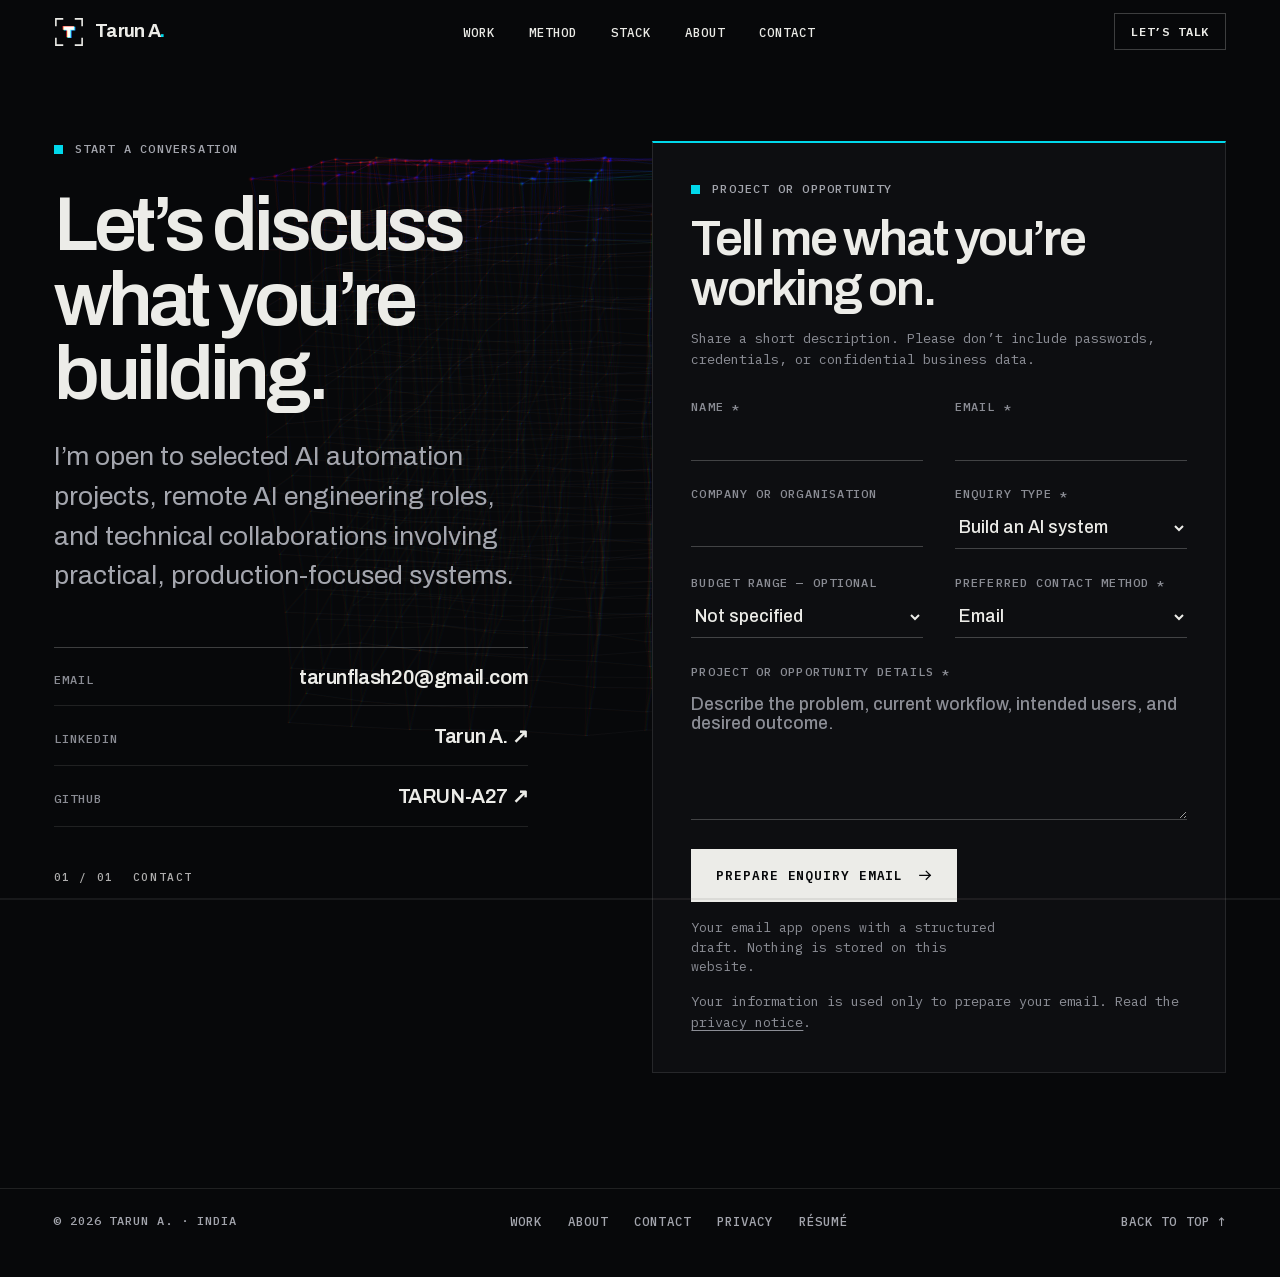
<file: contact.html>
<!DOCTYPE html><html lang="en"><head><meta charSet="utf-8"/><meta name="viewport" content="width=device-width, initial-scale=1"/><link rel="preload" href="/fonts/archivo-latin.woff2" as="font" crossorigin="anonymous" type="font/woff2"/><link rel="preload" href="/fonts/plex-mono-500.woff2" as="font" crossorigin="anonymous" type="font/woff2"/><link rel="stylesheet" href="/assets/index-CPUiu-YS.css" data-rsc-css-href="/assets/index-CPUiu-YS.css" data-precedence="vite-rsc/importer-resources"/><link rel="modulepreload" href="/assets/layout-segment-context-czIPmcP9.js" crossorigin=""/><link rel="modulepreload" href="/assets/rolldown-runtime-S-ySWqyJ.js" crossorigin=""/><link rel="modulepreload" href="/assets/index-p_PBCUsn.js" crossorigin=""/><link rel="modulepreload" href="/assets/framework-CXnKph_e.js" crossorigin=""/><link rel="modulepreload" href="/assets/Structure-B4eRzLHa.js" crossorigin=""/><link rel="modulepreload" href="/assets/Nav-AS4u8_O8.js" crossorigin=""/><link rel="modulepreload" href="/assets/Motion-1D1eB633.js" crossorigin=""/><link rel="modulepreload" href="/assets/page-CYJ9W_Db.js" crossorigin=""/><title>Contact — Tarun A.</title><meta name="description" content="Discuss an AI automation project, remote AI engineering opportunity, or technical collaboration with Tarun A."/><meta name="application-name" content="Tarun A."/><meta name="author" content="Tarun A."/><link rel="author" href="https://tarun-builds.com"/><meta property="og:title" content="Contact"/><meta property="og:description" content="Discuss an AI automation project, remote AI engineering opportunity, or technical collaboration with Tarun A."/><meta property="og:url" content="https://tarun-builds.com/contact"/><meta property="og:site_name" content="Tarun A."/><meta property="og:type" content="website"/><meta property="og:image" content="https://tarun-builds.com/og.png"/><meta property="og:image:width" content="1200"/><meta property="og:image:height" content="630"/><meta property="og:image:alt" content="Tarun A. — I build AI that does the tedious work and shows its work."/><meta name="twitter:card" content="summary_large_image"/><meta name="twitter:title" content="Contact"/><meta name="twitter:description" content="Discuss an AI automation project, remote AI engineering opportunity, or technical collaboration with Tarun A."/><meta name="twitter:image" content="https://tarun-builds.com/og.png"/><link rel="icon" href="https://tarun-builds.com/icon.png?67ee64af2840e1eb" sizes="192x192" type="image/png"/><link rel="icon" href="https://tarun-builds.com/favicon.ico?de4ce72da4ddba35" sizes="48x48" type="image/x-icon"/><link rel="apple-touch-icon" href="https://tarun-builds.com/apple-icon.png?2c1fe90066f9d14c" sizes="180x180" type="image/png"/><link rel="manifest" href="https://tarun-builds.com/site.webmanifest"/><link rel="canonical" href="https://tarun-builds.com/contact"/><meta name="theme-color" content="#07080a"/><meta name="color-scheme" content="dark"/><link rel="preload" href="/fonts/archivo-latin.woff2" as="font" type="font/woff2" crossorigin="anonymous"/><link rel="preload" href="/fonts/plex-mono-500.woff2" as="font" type="font/woff2" crossorigin="anonymous"/><link rel="icon" type="image/svg+xml" href="/favicon.svg"/><script>(function(d,w){var r=d.documentElement;r.classList.add('js');try{if(sessionStorage.getItem('intro'))r.classList.add('skip-intro')}catch(e){}setTimeout(function(){if(!w.__ready)r.classList.add('no-anim')},3500)})(document,window)</script><script type="application/ld+json">{"@context":"https://schema.org","@type":"Person","name":"Tarun A.","jobTitle":"AI Systems Engineer","url":"https://tarun-builds.com","email":"mailto:tarunflash20@gmail.com","sameAs":["https://github.com/TARUN-A27","https://www.linkedin.com/in/tarun-builds/"],"address":{"@type":"PostalAddress","addressCountry":"IN"},"knowsAbout":["OCR","Document intelligence","Retrieval-augmented generation","Oracle","FastAPI","Flask"]}</script><script>self.__VINEXT_RSC_PARAMS__={}</script><script>self.__VINEXT_RSC_NAV__={"pathname":"/contact","searchParams":[]}</script><link rel="modulepreload" href="/assets/index-p_PBCUsn.js" />
</head><body><canvas class="gl" aria-hidden="true"></canvas><a class="skip" href="#main">Skip to content</a><header class="nav" data-hide="0"><a class="brand" href="/" data-detect="true"><svg class="mark" width="30" height="30" viewBox="0 0 64 64" aria-hidden="true"><path d="M4 18V4h14M46 4h14v14M60 46v14H46M18 60H4V46" fill="none" stroke="currentColor" stroke-width="3.4" stroke-linecap="square"></path><g class="mk-t"><path class="r" d="M20 20h24v8h-8v16h-8V28h-8Z" fill="#ff2d4a"></path><path class="g" d="M20 20h24v8h-8v16h-8V28h-8Z" fill="#26ff7a"></path><path class="b" d="M20 20h24v8h-8v16h-8V28h-8Z" fill="#2f7bff"></path></g></svg><span class="wm">Tarun A<span class="dot">.</span></span></a><nav class="nav-links" aria-label="Primary"><ul><li><a class="u" href="/#work">Work</a></li><li><a class="u" href="/#method">Method</a></li><li><a class="u" href="/#stack">Stack</a></li><li><a class="u" href="/about">About</a></li><li><a class="u" href="/contact">Contact</a></li></ul></nav><div class="nav-r"><a class="btn ghost sm" href="/contact" data-detect="true">Let’s talk</a><button class="menu-btn" type="button" aria-expanded="false" aria-controls="menu">Menu</button></div></header><div id="menu" class="menu" inert=""><ul><li><a href="/#work" style="--k:0">Work<small>0<!-- -->1</small></a></li><li><a href="/#method" style="--k:1">Method<small>0<!-- -->2</small></a></li><li><a href="/#stack" style="--k:2">Stack<small>0<!-- -->3</small></a></li><li><a href="/about" style="--k:3">About<small>0<!-- -->4</small></a></li><li><a href="/contact" style="--k:4">Contact<small>0<!-- -->5</small></a></li></ul><p class="mono">tarunflash20@gmail.com · India</p></div><main id="main"><section class="cf wrap" data-label="Contact" style="--hue:205"><i class="mk" data-s3d="cube ry=-.3 rx=.22 d=6.4 x=-.1 y=.1 a=.3 n=.02 h=-1"></i><div class="cf-l"><p class="lbl rv" data-r="true" data-wait="true">Start a conversation</p><h1 data-r="true" data-wait="true"><span class="w"><i style="--i:0">Let’s</i></span> <span class="w"><i style="--i:1">discuss</i></span> <span class="w"><i style="--i:2">what</i></span> <span class="w"><i style="--i:3">you’re</i></span> <span class="w"><i style="--i:4">building.</i></span></h1><p class="lead rv" data-r="true" data-wait="true" style="--d:6">I’m open to selected AI automation projects, remote AI engineering roles, and technical collaborations involving practical, production-focused systems.</p><div class="direct rv" data-r="true" data-wait="true" style="--d:7"><a href="mailto:tarunflash20@gmail.com" data-detect="true"><small>Email</small>tarunflash20@gmail.com</a><a href="https://www.linkedin.com/in/tarun-builds/" target="_blank" rel="noopener noreferrer" data-detect="true"><small>LinkedIn</small>Tarun A. ↗</a><a href="https://github.com/TARUN-A27" target="_blank" rel="noreferrer" data-detect="true"><small>GitHub</small>TARUN-A27 ↗</a></div></div><div class="cf-r rv" data-r="true" data-wait="true" style="--d:4"><p class="lbl">Project or opportunity</p><h2 class="h3">Tell me what you’re working on.</h2><p class="hint">Share a short description. Please don’t include passwords, credentials, or confidential business data.</p><form><div class="fgrid"><label class="fld"><span>Name *</span><input autoComplete="name" required="" name="name"/></label><label class="fld"><span>Email *</span><input type="email" autoComplete="email" required="" name="email"/></label><label class="fld"><span>Company or organisation</span><input autoComplete="organization" name="company"/></label><label class="fld"><span>Enquiry type *</span><select name="type" required=""><option value="ai-system" selected="">Build an AI system</option><option value="automation">Automate a business workflow</option><option value="remote-role">Discuss a remote role</option><option value="collaboration">Technical collaboration</option><option value="other">Something else</option></select></label><label class="fld"><span>Budget range — optional</span><select name="budget"><option value="" selected="">Not specified</option><option>Under ₹50,000</option><option>₹50,000–₹1,50,000</option><option>₹1,50,000–₹5,00,000</option><option>₹5,00,000+</option><option>Role or collaboration</option></select></label><label class="fld"><span>Preferred contact method *</span><select name="contactMethod" required=""><option>Email</option><option>LinkedIn</option><option>Google Meet after email</option></select></label></div><label class="fld wide"><span>Project or opportunity details *</span><textarea name="details" rows="6" minLength="30" required="" placeholder="Describe the problem, current workflow, intended users, and desired outcome."></textarea></label><div class="form-actions"><button class="btn solid" type="submit" data-detect="true">Prepare enquiry email <svg class="arr" viewBox="0 0 24 24" width="1em" height="1em" aria-hidden="true"><path d="M3 12h17M13.5 5.5 20 12l-6.5 6.5" fill="none" stroke="currentColor" stroke-width="2.2" stroke-linecap="square"></path></svg></button><p>Your email app opens with a structured draft. Nothing is stored on this website.</p></div></form><p class="hint">Your information is used only to prepare your email. Read the <a href="/privacy">privacy notice</a>.</p></div></section></main><footer class="foot" id="foot"><div class="wrap"><span>© 2026 Tarun A. · India</span><nav aria-label="Footer"><a class="u" href="/#work">Work</a><a class="u" href="/about">About</a><a class="u" href="/contact">Contact</a><a class="u" href="/privacy">Privacy</a><a class="u" href="/Tarun-A-Resume.pdf" download="">Résumé</a></nav><a class="u" href="#">Back to top ↑</a></div></footer><div class="hud" aria-hidden="true"><span class="hud-n">01 / 07</span><span class="hud-l">Intro</span><i class="hud-bar"><b></b></i></div><script id="_R_">import("/assets/index-p_PBCUsn.js")</script></body></html><script>self.__VINEXT_RSC_CHUNKS__=self.__VINEXT_RSC_CHUNKS__||[];self.__VINEXT_RSC_CHUNKS__.push("2:I[\"26b2bbabe37b\",[],\"default\",1]\n3:I[\"3e58ca9e5ef5\",[],\"default\",1]\n4:I[\"8c0f216c4604\",[],\"Children\",1]\n5:I[\"cd59ad7fe9d3\",[],\"default\",1]\n:HL[\"/assets/index-CPUiu-YS.css\",\"style\"]\n:HL[\"/fonts/archivo-latin.woff2\",\"font\",{\"crossOrigin\":\"anonymous\",\"type\":\"font/woff2\"}]\n:HL[\"/fonts/plex-mono-500.woff2\",\"font\",{\"crossOrigin\":\"anonymous\",\"type\":\"font/woff2\"}]\n")</script><script>self.__VINEXT_RSC_CHUNKS__=self.__VINEXT_RSC_CHUNKS__||[];self.__VINEXT_RSC_CHUNKS__.push("0:{\"__route\":\"route:/contact\",\"__interceptionContext\":null,\"__layoutIds\":[\"layout:/\",\"layout:/contact\"],\"__rootLayout\":\"/\",\"page:/contact\":\"$L1\",\"layout:/\":[[[[\"$\",\"link\",\"css:/assets/index-CPUiu-YS.css\",{\"rel\":\"stylesheet\",\"precedence\":\"vite-rsc/importer-resources\",\"href\":\"/assets/index-CPUiu-YS.css\",\"data-rsc-css-href\":\"/assets/index-CPUiu-YS.css\"}],\"$undefined\"],[\"$\",\"html\",null,{\"lang\":\"en\",\"suppressHydrationWarning\":true,\"children\":[[\"$\",\"head\",null,{\"children\":[[\"$\",\"script\",null,{\"dangerouslySetInnerHTML\":{\"__html\":\"(function(d,w){var r=d.documentElement;r.classList.add('js');try{if(sessionStorage.getItem('intro'))r.classList.add('skip-intro')}catch(e){}setTimeout(function(){if(!w.__ready)r.classList.add('no-anim')},3500)})(document,window)\"}}],[\"$\",\"link\",null,{\"rel\":\"preload\",\"href\":\"/fonts/archivo-latin.woff2\",\"as\":\"font\",\"type\":\"font/woff2\",\"crossOrigin\":\"anonymous\"}],[\"$\",\"link\",null,{\"rel\":\"preload\",\"href\":\"/fonts/plex-mono-500.woff2\",\"as\":\"font\",\"type\":\"font/woff2\",\"crossOrigin\":\"anonymous\"}],[\"$\",\"link\",null,{\"rel\":\"icon\",\"type\":\"image/svg+xml\",\"href\":\"/favicon.svg\"}],[\"$\",\"script\",null,{\"type\":\"application/ld+json\",\"dangerouslySetInnerHTML\":{\"__html\":\"{\\\"@context\\\":\\\"https://schema.org\\\",\\\"@type\\\":\\\"Person\\\",\\\"name\\\":\\\"Tarun A.\\\",\\\"jobTitle\\\":\\\"AI Systems Engineer\\\",\\\"url\\\":\\\"https://tarun-builds.com\\\",\\\"email\\\":\\\"mailto:tarunflash20@gmail.com\\\",\\\"sameAs\\\":[\\\"https://github.com/TARUN-A27\\\",\\\"https://www.linkedin.com/in/tarun-builds/\\\"],\\\"address\\\":{\\\"@type\\\":\\\"PostalAddress\\\",\\\"addressCountry\\\":\\\"IN\\\"},\\\"knowsAbout\\\":[\\\"OCR\\\",\\\"Document intelligence\\\",\\\"Retrieval-augmented generation\\\",\\\"Oracle\\\",\\\"FastAPI\\\",\\\"Flask\\\"]}\"}}]]}],[\"$\",\"body\",null,{\"children\":[[\"$\",\"$L2\",null,{}],[\"$\",\"a\",null,{\"className\":\"skip\",\"href\":\"#main\",\"children\":\"Skip to content\"}],[\"$\",\"$L3\",null,{}],[\"$\",\"main\",null,{\"id\":\"main\",\"children\":[\"$\",\"$L4\",null,{}]}],[\"$\",\"footer\",null,{\"className\":\"foot\",\"id\":\"foot\",\"children\":[\"$\",\"div\",null,{\"className\":\"wrap\",\"children\":[[\"$\",\"span\",null,{\"children\":\"© 2026 Tarun A. · India\"}],[\"$\",\"nav\",null,{\"aria-label\":\"Footer\",\"children\":[[\"$\",\"a\",null,{\"className\":\"u\",\"href\":\"/#work\",\"children\":\"Work\"}],[\"$\",\"a\",null,{\"className\":\"u\",\"href\":\"/about\",\"children\":\"About\"}],[\"$\",\"a\",null,{\"className\":\"u\",\"href\":\"/contact\",\"children\":\"Contact\"}],[\"$\",\"a\",null,{\"className\":\"u\",\"href\":\"/privacy\",\"children\":\"Privacy\"}],[\"$\",\"a\",null,{\"className\":\"u\",\"href\":\"/Tarun-A-Resume.pdf\",\"download\":true,\"children\":\"Résumé\"}]]}],[\"$\",\"a\",null,{\"className\":\"u\",\"href\":\"#\",\"children\":\"Back to top ↑\"}]]}]}],[\"$\",\"div\",null,{\"className\":\"hud\",\"aria-hidden\":\"true\",\"children\":[[\"$\",\"span\",null,{\"className\":\"hud-n\",\"children\":\"01 / 07\"}],[\"$\",\"span\",null,{\"className\":\"hud-l\",\"children\":\"Intro\"}],[\"$\",\"i\",null,{\"className\":\"hud-bar\",\"children\":[\"$\",\"b\",null,{}]}]]}],[\"$\",\"$L5\",null,{}]]}]]}]],null],\"layout:/contact\":\"$L6\",\"route:/contact\":[[[\"$\",\"meta\",null,{\"charSet\":\"utf-8\"}],[[\"$\",\"title\",\"0\",{\"children\":\"Contact — Tarun A.\"}],[\"$\",\"meta\",\"1\",{\"name\":\"description\",\"content\":\"Discuss an AI automation project, remote AI engineering opportunity, or technical collaboration with Tarun A.\"}],[\"$\",\"meta\",\"2\",{\"name\":\"application-name\",\"content\":\"Tarun A.\"}],[\"$\",\"meta\",\"3\",{\"name\":\"author\",\"content\":\"Tarun A.\"}],[\"$\",\"link\",\"4\",{\"rel\":\"author\",\"href\":\"https://tarun-builds.com\"}],[\"$\",\"meta\",\"5\",{\"property\":\"og:title\",\"content\":\"Contact\"}],[\"$\",\"meta\",\"6\",{\"property\":\"og:description\",\"content\":\"Discuss an AI automation project, remote AI engineering opportunity, or technical collaboration with Tarun A.\"}],[\"$\",\"meta\",\"7\",{\"property\":\"og:url\",\"content\":\"https://tarun-builds.com/contact\"}],[\"$\",\"meta\",\"8\",{\"property\":\"og:site_name\",\"content\":\"Tarun A.\"}],[\"$\",\"meta\",\"9\",{\"property\":\"og:type\",\"content\":\"website\"}],[\"$\",\"meta\",\"10\",{\"property\":\"og:image\",\"content\":\"https://tarun-builds.com/og.png\"}],[\"$\",\"meta\",\"11\",{\"property\":\"og:image:width\",\"content\":\"1200\"}],[\"$\",\"meta\",\"12\",{\"property\":\"og:image:height\",\"content\":\"630\"}],[\"$\",\"meta\",\"13\",{\"property\":\"og:image:alt\",\"content\":\"Tarun A. — I build AI that does the tedious work and shows its work.\"}],[\"$\",\"meta\",\"14\",{\"name\":\"twitter:card\",\"content\":\"summary_large_image\"}],[\"$\",\"meta\",\"15\",{\"name\":\"twitter:title\",\"content\":\"Contact\"}],[\"$\",\"meta\",\"16\",{\"name\":\"twitter:description\",\"content\":\"Discuss an AI automation project, remote AI engineering opportunity, or technical collaboration with Tarun A.\"}],[\"$\",\"meta\",\"17\",{\"name\":\"twitter:image\",\"content\":\"https://tarun-builds.com/og.png\"}],\"$L7\",\"$L8\",\"$L9\",\"$La\",\"$Lb\"],\"$Lc\"],\"$Ld\"],\"__layoutFlags\":{\"layout:/contact\":\"s\",\"layout:/\":\"s\"},\"__artifactCompatibility\":{\"schemaVersion\":1,\"graphVersion\":\"app-route-graph:dquwgoyryjrs\",\"deploymentVersion\":\"0854fd15-d1a5-4984-b872-f79bb5f6a080\",\"appElementsSchemaVersion\":1,\"rscPayloadSchemaVersion\":1,\"rootBoundaryId\":\"/\",\"renderEpoch\":null}}\n")</script><script>self.__VINEXT_RSC_CHUNKS__=self.__VINEXT_RSC_CHUNKS__||[];self.__VINEXT_RSC_CHUNKS__.push("e:I[\"15c18cfaeeff\",[],\"LayoutSegmentProvider\",1]\nf:I[\"8c0f216c4604\",[],\"Slot\",1]\n10:I[\"593f344dc510\",[],\"NotFoundBoundary\",1]\n11:I[\"593f344dc510\",[],\"RedirectBoundary\",1]\n7:[\"$\",\"link\",\"18\",{\"rel\":\"icon\",\"href\":\"https://tarun-builds.com/icon.png?67ee64af2840e1eb\",\"sizes\":\"192x192\",\"type\":\"image/png\"}]\n8:[\"$\",\"link\",\"19\",{\"rel\":\"icon\",\"href\":\"https://tarun-builds.com/favicon.ico?de4ce72da4ddba35\",\"sizes\":\"48x48\",\"type\":\"image/x-icon\"}]\n9:[\"$\",\"link\",\"20\",{\"rel\":\"apple-touch-icon\",\"href\":\"https://tarun-builds.com/apple-icon.png?2c1fe90066f9d14c\",\"sizes\":\"180x180\",\"type\":\"image/png\"}]\na:[\"$\",\"link\",\"21\",{\"rel\":\"manifest\",\"href\":\"https://tarun-builds.com/site.webmanifest\"}]\nb:[\"$\",\"link\",\"22\",{\"rel\":\"canonical\",\"href\":\"https://tarun-builds.com/contact\"}]\nc:[[\"$\",\"meta\",\"0\",{\"name\":\"viewport\",\"content\":\"width=device-width, initial-scale=1\"}],[\"$\",\"meta\",\"1\",{\"name\":\"theme-color\",\"content\":\"#07080a\"}],[\"$\",\"meta\",\"2\",{\"name\":\"color-scheme\",\"content\":\"dark\"}]]\n")</script><script>self.__VINEXT_RSC_CHUNKS__=self.__VINEXT_RSC_CHUNKS__||[];self.__VINEXT_RSC_CHUNKS__.push("d:[\"$\",\"$Le\",null,{\"segmentMap\":{\"children\":[\"contact\"]},\"children\":[\"$\",\"$Lf\",null,{\"id\":\"layout:/\",\"parallelSlots\":\"$undefined\",\"children\":[\"$\",\"$L10\",null,{\"resetKey\":\"contact\",\"fallback\":[\"$\",\"section\",null,{\"className\":\"ph wrap nf\",\"data-label\":\"404\",\"children\":[[\"$\",\"i\",null,{\"className\":\"mk\",\"data-s3d\":\"sphere ry=.3 rx=.2 d=5.6 x=.34 y=0 a=.85 n=.2 h=350\"}],[\"$\",\"p\",null,{\"className\":\"lbl\",\"children\":\"Error 404\"}],[\"$\",\"h1\",null,{\"children\":[[\"$\",\"span\",null,{\"className\":\"ln\",\"children\":\"This page isn’t\"}],[\"$\",\"span\",null,{\"className\":\"ln acc\",\"children\":\"in the ledger.\"}]]}],[\"$\",\"p\",null,{\"className\":\"lead\",\"children\":\"The link may be old, or the address mistyped. The work, the method and my contact details are all one click away.\"}],[\"$\",\"div\",null,{\"className\":\"cta-row\",\"children\":[[\"$\",\"a\",null,{\"className\":\"btn solid\",\"href\":\"/\",\"data-detect\":true,\"children\":[\"Back to the portfolio \",[\"$\",\"svg\",null,{\"className\":\"arr\",\"viewBox\":\"0 0 24 24\",\"width\":\"1em\",\"height\":\"1em\",\"aria-hidden\":\"true\",\"children\":[\"$\",\"path\",null,{\"d\":\"M3 12h17M13.5 5.5 20 12l-6.5 6.5\",\"fill\":\"none\",\"stroke\":\"currentColor\",\"strokeWidth\":\"2.2\",\"strokeLinecap\":\"square\"}]}]]}],[\"$\",\"a\",null,{\"className\":\"btn ghost\",\"href\":\"/contact\",\"data-detect\":true,\"children\":\"Contact\"}]]}]]}],\"children\":[\"$\",\"$Le\",null,{\"segmentMap\":{\"children\":[]},\"children\":[\"$\",\"$Lf\",null,{\"id\":\"layout:/contact\",\"parallelSlots\":\"$undefined\",\"children\":[\"$\",\"$L10\",null,{\"resetKey\":\"[\\\"contact\\\"]\",\"fallback\":[\"$\",\"section\",null,{\"className\":\"ph wrap nf\",\"data-label\":\"404\",\"children\":[[\"$\",\"i\",null,{\"className\":\"mk\",\"data-s3d\":\"sphere ry=.3 rx=.2 d=5.6 x=.34 y=0 a=.85 n=.2 h=350\"}],[\"$\",\"p\",null,{\"className\":\"lbl\",\"children\":\"Error 404\"}],[\"$\",\"h1\",null,{\"children\":[[\"$\",\"span\",null,{\"className\":\"ln\",\"children\":\"This page isn’t\"}],[\"$\",\"span\",null,{\"className\":\"ln acc\",\"children\":\"in the ledger.\"}]]}],[\"$\",\"p\",null,{\"className\":\"lead\",\"children\":\"The link may be old, or the address mistyped. The work, the method and my contact details are all one click away.\"}],[\"$\",\"div\",null,{\"className\":\"cta-row\",\"children\":[[\"$\",\"a\",null,{\"className\":\"btn solid\",\"href\":\"/\",\"data-detect\":true,\"children\":[\"Back to the portfolio \",[\"$\",\"svg\",null,{\"className\":\"arr\",\"viewBox\":\"0 0 24 24\",\"width\":\"1em\",\"height\":\"1em\",\"aria-hidden\":\"true\",\"children\":[\"$\",\"path\",null,{\"d\":\"M3 12h17M13.5 5.5 20 12l-6.5 6.5\",\"fill\":\"none\",\"stroke\":\"currentColor\",\"strokeWidth\":\"2.2\",\"strokeLinecap\":\"square\"}]}]]}],[\"$\",\"a\",null,{\"className\":\"btn ghost\",\"href\":\"/contact\",\"data-detect\":true,\"children\":\"Contact\"}]]}]]}],\"children\":[\"$\",\"$L11\",null,{\"children\":[\"$\",\"$Le\",null,{\"segmentMap\":{\"children\":[]},\"children\":[\"$\",\"$Lf\",null,{\"id\":\"page:/contact\"}]}]}]}]}]}]}]}]}]\n")</script><script>self.__VINEXT_RSC_CHUNKS__=self.__VINEXT_RSC_CHUNKS__||[];self.__VINEXT_RSC_CHUNKS__.push("6:[[\"$\",\"$L4\",null,{}],null]\n")</script><script>self.__VINEXT_RSC_CHUNKS__=self.__VINEXT_RSC_CHUNKS__||[];self.__VINEXT_RSC_CHUNKS__.push("12:I[\"4e07333fa9b7\",[],\"default\",1]\n1:[\"$\",\"$L12\",null,{\"params\":\"$@13\",\"searchParams\":\"$@14\"}]\n")</script><script>self.__VINEXT_RSC_CHUNKS__=self.__VINEXT_RSC_CHUNKS__||[];self.__VINEXT_RSC_CHUNKS__.push("13:{}\n14:{}\n")</script><script>self.__VINEXT_RSC_DONE__=true</script>
</file>
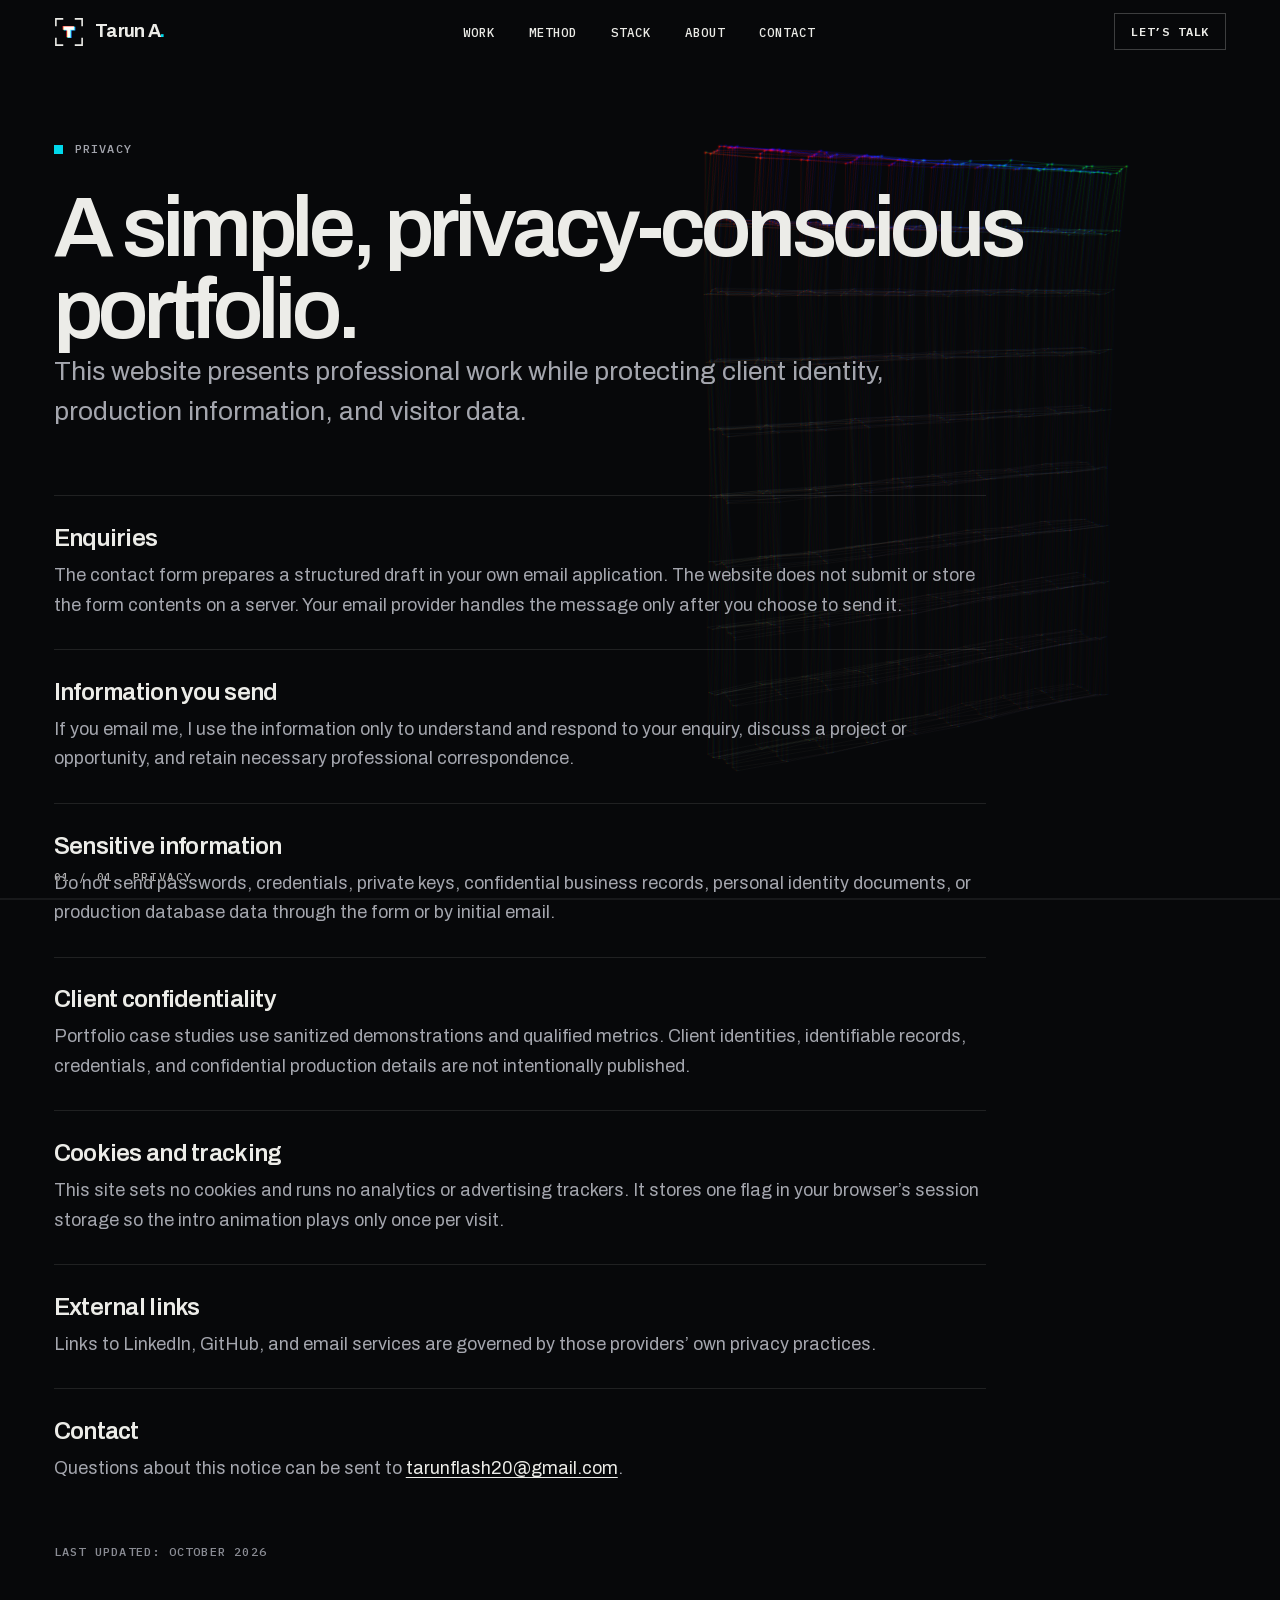
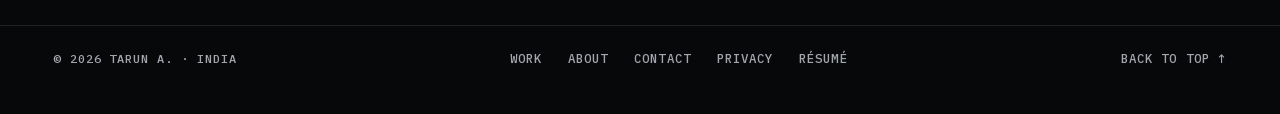
<file: privacy.html>
<!DOCTYPE html><html lang="en"><head><meta charSet="utf-8"/><meta name="viewport" content="width=device-width, initial-scale=1"/><link rel="preload" href="/fonts/archivo-latin.woff2" as="font" crossorigin="anonymous" type="font/woff2"/><link rel="preload" href="/fonts/plex-mono-500.woff2" as="font" crossorigin="anonymous" type="font/woff2"/><link rel="stylesheet" href="/assets/index-CPUiu-YS.css" data-rsc-css-href="/assets/index-CPUiu-YS.css" data-precedence="vite-rsc/importer-resources"/><link rel="modulepreload" href="/assets/layout-segment-context-czIPmcP9.js" crossorigin=""/><link rel="modulepreload" href="/assets/rolldown-runtime-S-ySWqyJ.js" crossorigin=""/><link rel="modulepreload" href="/assets/index-p_PBCUsn.js" crossorigin=""/><link rel="modulepreload" href="/assets/framework-CXnKph_e.js" crossorigin=""/><link rel="modulepreload" href="/assets/Structure-B4eRzLHa.js" crossorigin=""/><link rel="modulepreload" href="/assets/Nav-AS4u8_O8.js" crossorigin=""/><link rel="modulepreload" href="/assets/Motion-1D1eB633.js" crossorigin=""/><title>Privacy — Tarun A.</title><meta name="description" content="Privacy notice for Tarun A.’s AI engineering portfolio and enquiry flow."/><meta name="application-name" content="Tarun A."/><meta name="author" content="Tarun A."/><link rel="author" href="https://tarun-builds.com"/><meta property="og:title" content="Privacy"/><meta property="og:description" content="Privacy notice for Tarun A.’s AI engineering portfolio and enquiry flow."/><meta property="og:url" content="https://tarun-builds.com/privacy"/><meta property="og:site_name" content="Tarun A."/><meta property="og:type" content="website"/><meta property="og:image" content="https://tarun-builds.com/og.png"/><meta property="og:image:width" content="1200"/><meta property="og:image:height" content="630"/><meta property="og:image:alt" content="Tarun A. — I build AI that does the tedious work and shows its work."/><meta name="twitter:card" content="summary_large_image"/><meta name="twitter:title" content="Privacy"/><meta name="twitter:description" content="Privacy notice for Tarun A.’s AI engineering portfolio and enquiry flow."/><meta name="twitter:image" content="https://tarun-builds.com/og.png"/><link rel="icon" href="https://tarun-builds.com/icon.png?67ee64af2840e1eb" sizes="192x192" type="image/png"/><link rel="icon" href="https://tarun-builds.com/favicon.ico?de4ce72da4ddba35" sizes="48x48" type="image/x-icon"/><link rel="apple-touch-icon" href="https://tarun-builds.com/apple-icon.png?2c1fe90066f9d14c" sizes="180x180" type="image/png"/><link rel="manifest" href="https://tarun-builds.com/site.webmanifest"/><link rel="canonical" href="https://tarun-builds.com/privacy"/><meta name="theme-color" content="#07080a"/><meta name="color-scheme" content="dark"/><link rel="preload" href="/fonts/archivo-latin.woff2" as="font" type="font/woff2" crossorigin="anonymous"/><link rel="preload" href="/fonts/plex-mono-500.woff2" as="font" type="font/woff2" crossorigin="anonymous"/><link rel="icon" type="image/svg+xml" href="/favicon.svg"/><script>(function(d,w){var r=d.documentElement;r.classList.add('js');try{if(sessionStorage.getItem('intro'))r.classList.add('skip-intro')}catch(e){}setTimeout(function(){if(!w.__ready)r.classList.add('no-anim')},3500)})(document,window)</script><script type="application/ld+json">{"@context":"https://schema.org","@type":"Person","name":"Tarun A.","jobTitle":"AI Systems Engineer","url":"https://tarun-builds.com","email":"mailto:tarunflash20@gmail.com","sameAs":["https://github.com/TARUN-A27","https://www.linkedin.com/in/tarun-builds/"],"address":{"@type":"PostalAddress","addressCountry":"IN"},"knowsAbout":["OCR","Document intelligence","Retrieval-augmented generation","Oracle","FastAPI","Flask"]}</script><script>self.__VINEXT_RSC_PARAMS__={}</script><script>self.__VINEXT_RSC_NAV__={"pathname":"/privacy","searchParams":[]}</script><link rel="modulepreload" href="/assets/index-p_PBCUsn.js" />
</head><body><canvas class="gl" aria-hidden="true"></canvas><a class="skip" href="#main">Skip to content</a><header class="nav" data-hide="0"><a class="brand" href="/" data-detect="true"><svg class="mark" width="30" height="30" viewBox="0 0 64 64" aria-hidden="true"><path d="M4 18V4h14M46 4h14v14M60 46v14H46M18 60H4V46" fill="none" stroke="currentColor" stroke-width="3.4" stroke-linecap="square"></path><g class="mk-t"><path class="r" d="M20 20h24v8h-8v16h-8V28h-8Z" fill="#ff2d4a"></path><path class="g" d="M20 20h24v8h-8v16h-8V28h-8Z" fill="#26ff7a"></path><path class="b" d="M20 20h24v8h-8v16h-8V28h-8Z" fill="#2f7bff"></path></g></svg><span class="wm">Tarun A<span class="dot">.</span></span></a><nav class="nav-links" aria-label="Primary"><ul><li><a class="u" href="/#work">Work</a></li><li><a class="u" href="/#method">Method</a></li><li><a class="u" href="/#stack">Stack</a></li><li><a class="u" href="/about">About</a></li><li><a class="u" href="/contact">Contact</a></li></ul></nav><div class="nav-r"><a class="btn ghost sm" href="/contact" data-detect="true">Let’s talk</a><button class="menu-btn" type="button" aria-expanded="false" aria-controls="menu">Menu</button></div></header><div id="menu" class="menu" inert=""><ul><li><a href="/#work" style="--k:0">Work<small>0<!-- -->1</small></a></li><li><a href="/#method" style="--k:1">Method<small>0<!-- -->2</small></a></li><li><a href="/#stack" style="--k:2">Stack<small>0<!-- -->3</small></a></li><li><a href="/about" style="--k:3">About<small>0<!-- -->4</small></a></li><li><a href="/contact" style="--k:4">Contact<small>0<!-- -->5</small></a></li></ul><p class="mono">tarunflash20@gmail.com · India</p></div><main id="main"><section class="ph wrap prose-page" data-label="Privacy"><i class="mk" data-s3d="sheet ry=.3 rx=.12 d=7 x=.44 y=0 a=.28 n=.012 h=-1"></i><p class="lbl rv" data-r="true" data-wait="true">Privacy</p><h1 data-r="true" data-wait="true"><span class="w"><i style="--i:0">A</i></span> <span class="w"><i style="--i:1">simple,</i></span> <span class="w"><i style="--i:2">privacy-conscious</i></span> <span class="w"><i style="--i:3">portfolio.</i></span></h1><p class="lead rv" data-r="true" data-wait="true" style="--d:6">This website presents professional work while protecting client identity, production information, and visitor data.</p><div class="pv"><section class="rv" data-r="true"><h2>Enquiries</h2><p>The contact form prepares a structured draft in your own email application. The website does not submit or store the form contents on a server. Your email provider handles the message only after you choose to send it.</p></section><section class="rv" data-r="true"><h2>Information you send</h2><p>If you email me, I use the information only to understand and respond to your enquiry, discuss a project or opportunity, and retain necessary professional correspondence.</p></section><section class="rv" data-r="true"><h2>Sensitive information</h2><p>Do not send passwords, credentials, private keys, confidential business records, personal identity documents, or production database data through the form or by initial email.</p></section><section class="rv" data-r="true"><h2>Client confidentiality</h2><p>Portfolio case studies use sanitized demonstrations and qualified metrics. Client identities, identifiable records, credentials, and confidential production details are not intentionally published.</p></section><section class="rv" data-r="true"><h2>Cookies and tracking</h2><p>This site sets no cookies and runs no analytics or advertising trackers. It stores one flag in your browser’s session storage so the intro animation plays only once per visit.</p></section><section class="rv" data-r="true"><h2>External links</h2><p>Links to LinkedIn, GitHub, and email services are governed by those providers’ own privacy practices.</p></section><section class="rv" data-r="true"><h2>Contact</h2><p>Questions about this notice can be sent to <a href="mailto:tarunflash20@gmail.com">tarunflash20@gmail.com</a>.</p></section><p class="mono">Last updated: October 2026</p></div></section></main><footer class="foot" id="foot"><div class="wrap"><span>© 2026 Tarun A. · India</span><nav aria-label="Footer"><a class="u" href="/#work">Work</a><a class="u" href="/about">About</a><a class="u" href="/contact">Contact</a><a class="u" href="/privacy">Privacy</a><a class="u" href="/Tarun-A-Resume.pdf" download="">Résumé</a></nav><a class="u" href="#">Back to top ↑</a></div></footer><div class="hud" aria-hidden="true"><span class="hud-n">01 / 07</span><span class="hud-l">Intro</span><i class="hud-bar"><b></b></i></div><script id="_R_">import("/assets/index-p_PBCUsn.js")</script></body></html><script>self.__VINEXT_RSC_CHUNKS__=self.__VINEXT_RSC_CHUNKS__||[];self.__VINEXT_RSC_CHUNKS__.push("2:I[\"26b2bbabe37b\",[],\"default\",1]\n3:I[\"3e58ca9e5ef5\",[],\"default\",1]\n4:I[\"8c0f216c4604\",[],\"Children\",1]\n5:I[\"cd59ad7fe9d3\",[],\"default\",1]\n:HL[\"/assets/index-CPUiu-YS.css\",\"style\"]\n:HL[\"/fonts/archivo-latin.woff2\",\"font\",{\"crossOrigin\":\"anonymous\",\"type\":\"font/woff2\"}]\n:HL[\"/fonts/plex-mono-500.woff2\",\"font\",{\"crossOrigin\":\"anonymous\",\"type\":\"font/woff2\"}]\n")</script><script>self.__VINEXT_RSC_CHUNKS__=self.__VINEXT_RSC_CHUNKS__||[];self.__VINEXT_RSC_CHUNKS__.push("0:{\"__route\":\"route:/privacy\",\"__interceptionContext\":null,\"__layoutIds\":[\"layout:/\"],\"__rootLayout\":\"/\",\"page:/privacy\":\"$L1\",\"layout:/\":[[[[\"$\",\"link\",\"css:/assets/index-CPUiu-YS.css\",{\"rel\":\"stylesheet\",\"precedence\":\"vite-rsc/importer-resources\",\"href\":\"/assets/index-CPUiu-YS.css\",\"data-rsc-css-href\":\"/assets/index-CPUiu-YS.css\"}],\"$undefined\"],[\"$\",\"html\",null,{\"lang\":\"en\",\"suppressHydrationWarning\":true,\"children\":[[\"$\",\"head\",null,{\"children\":[[\"$\",\"script\",null,{\"dangerouslySetInnerHTML\":{\"__html\":\"(function(d,w){var r=d.documentElement;r.classList.add('js');try{if(sessionStorage.getItem('intro'))r.classList.add('skip-intro')}catch(e){}setTimeout(function(){if(!w.__ready)r.classList.add('no-anim')},3500)})(document,window)\"}}],[\"$\",\"link\",null,{\"rel\":\"preload\",\"href\":\"/fonts/archivo-latin.woff2\",\"as\":\"font\",\"type\":\"font/woff2\",\"crossOrigin\":\"anonymous\"}],[\"$\",\"link\",null,{\"rel\":\"preload\",\"href\":\"/fonts/plex-mono-500.woff2\",\"as\":\"font\",\"type\":\"font/woff2\",\"crossOrigin\":\"anonymous\"}],[\"$\",\"link\",null,{\"rel\":\"icon\",\"type\":\"image/svg+xml\",\"href\":\"/favicon.svg\"}],[\"$\",\"script\",null,{\"type\":\"application/ld+json\",\"dangerouslySetInnerHTML\":{\"__html\":\"{\\\"@context\\\":\\\"https://schema.org\\\",\\\"@type\\\":\\\"Person\\\",\\\"name\\\":\\\"Tarun A.\\\",\\\"jobTitle\\\":\\\"AI Systems Engineer\\\",\\\"url\\\":\\\"https://tarun-builds.com\\\",\\\"email\\\":\\\"mailto:tarunflash20@gmail.com\\\",\\\"sameAs\\\":[\\\"https://github.com/TARUN-A27\\\",\\\"https://www.linkedin.com/in/tarun-builds/\\\"],\\\"address\\\":{\\\"@type\\\":\\\"PostalAddress\\\",\\\"addressCountry\\\":\\\"IN\\\"},\\\"knowsAbout\\\":[\\\"OCR\\\",\\\"Document intelligence\\\",\\\"Retrieval-augmented generation\\\",\\\"Oracle\\\",\\\"FastAPI\\\",\\\"Flask\\\"]}\"}}]]}],[\"$\",\"body\",null,{\"children\":[[\"$\",\"$L2\",null,{}],[\"$\",\"a\",null,{\"className\":\"skip\",\"href\":\"#main\",\"children\":\"Skip to content\"}],[\"$\",\"$L3\",null,{}],[\"$\",\"main\",null,{\"id\":\"main\",\"children\":[\"$\",\"$L4\",null,{}]}],[\"$\",\"footer\",null,{\"className\":\"foot\",\"id\":\"foot\",\"children\":[\"$\",\"div\",null,{\"className\":\"wrap\",\"children\":[[\"$\",\"span\",null,{\"children\":\"© 2026 Tarun A. · India\"}],[\"$\",\"nav\",null,{\"aria-label\":\"Footer\",\"children\":[[\"$\",\"a\",null,{\"className\":\"u\",\"href\":\"/#work\",\"children\":\"Work\"}],[\"$\",\"a\",null,{\"className\":\"u\",\"href\":\"/about\",\"children\":\"About\"}],[\"$\",\"a\",null,{\"className\":\"u\",\"href\":\"/contact\",\"children\":\"Contact\"}],[\"$\",\"a\",null,{\"className\":\"u\",\"href\":\"/privacy\",\"children\":\"Privacy\"}],[\"$\",\"a\",null,{\"className\":\"u\",\"href\":\"/Tarun-A-Resume.pdf\",\"download\":true,\"children\":\"Résumé\"}]]}],[\"$\",\"a\",null,{\"className\":\"u\",\"href\":\"#\",\"children\":\"Back to top ↑\"}]]}]}],[\"$\",\"div\",null,{\"className\":\"hud\",\"aria-hidden\":\"true\",\"children\":[[\"$\",\"span\",null,{\"className\":\"hud-n\",\"children\":\"01 / 07\"}],[\"$\",\"span\",null,{\"className\":\"hud-l\",\"children\":\"Intro\"}],[\"$\",\"i\",null,{\"className\":\"hud-bar\",\"children\":[\"$\",\"b\",null,{}]}]]}],[\"$\",\"$L5\",null,{}]]}]]}]],null],\"route:/privacy\":[[[\"$\",\"meta\",null,{\"charSet\":\"utf-8\"}],[[\"$\",\"title\",\"0\",{\"children\":\"Privacy — Tarun A.\"}],[\"$\",\"meta\",\"1\",{\"name\":\"description\",\"content\":\"Privacy notice for Tarun A.’s AI engineering portfolio and enquiry flow.\"}],[\"$\",\"meta\",\"2\",{\"name\":\"application-name\",\"content\":\"Tarun A.\"}],[\"$\",\"meta\",\"3\",{\"name\":\"author\",\"content\":\"Tarun A.\"}],[\"$\",\"link\",\"4\",{\"rel\":\"author\",\"href\":\"https://tarun-builds.com\"}],[\"$\",\"meta\",\"5\",{\"property\":\"og:title\",\"content\":\"Privacy\"}],[\"$\",\"meta\",\"6\",{\"property\":\"og:description\",\"content\":\"Privacy notice for Tarun A.’s AI engineering portfolio and enquiry flow.\"}],[\"$\",\"meta\",\"7\",{\"property\":\"og:url\",\"content\":\"https://tarun-builds.com/privacy\"}],[\"$\",\"meta\",\"8\",{\"property\":\"og:site_name\",\"content\":\"Tarun A.\"}],[\"$\",\"meta\",\"9\",{\"property\":\"og:type\",\"content\":\"website\"}],[\"$\",\"meta\",\"10\",{\"property\":\"og:image\",\"content\":\"https://tarun-builds.com/og.png\"}],[\"$\",\"meta\",\"11\",{\"property\":\"og:image:width\",\"content\":\"1200\"}],[\"$\",\"meta\",\"12\",{\"property\":\"og:image:height\",\"content\":\"630\"}],[\"$\",\"meta\",\"13\",{\"property\":\"og:image:alt\",\"content\":\"Tarun A. — I build AI that does the tedious work and shows its work.\"}],[\"$\",\"meta\",\"14\",{\"name\":\"twitter:card\",\"content\":\"summary_large_image\"}],[\"$\",\"meta\",\"15\",{\"name\":\"twitter:title\",\"content\":\"Privacy\"}],[\"$\",\"meta\",\"16\",{\"name\":\"twitter:description\",\"content\":\"Privacy notice for Tarun A.’s AI engineering portfolio and enquiry flow.\"}],[\"$\",\"meta\",\"17\",{\"name\":\"twitter:image\",\"content\":\"https://tarun-builds.com/og.png\"}],[\"$\",\"link\",\"18\",{\"rel\":\"icon\",\"href\":\"https://tarun-builds.com/icon.png?67ee64af2840e1eb\",\"sizes\":\"192x192\",\"type\":\"image/png\"}],\"$L6\",\"$L7\",\"$L8\",\"$L9\"],\"$La\"],\"$Lb\"],\"__layoutFlags\":{\"layout:/\":\"s\"},\"__artifactCompatibility\":{\"schemaVersion\":1,\"graphVersion\":\"app-route-graph:1kblxa015i4zyw\",\"deploymentVersion\":\"0854fd15-d1a5-4984-b872-f79bb5f6a080\",\"appElementsSchemaVersion\":1,\"rscPayloadSchemaVersion\":1,\"rootBoundaryId\":\"/\",\"renderEpoch\":null}}\n")</script><script>self.__VINEXT_RSC_CHUNKS__=self.__VINEXT_RSC_CHUNKS__||[];self.__VINEXT_RSC_CHUNKS__.push("c:I[\"15c18cfaeeff\",[],\"LayoutSegmentProvider\",1]\nd:I[\"8c0f216c4604\",[],\"Slot\",1]\ne:I[\"593f344dc510\",[],\"NotFoundBoundary\",1]\nf:I[\"593f344dc510\",[],\"RedirectBoundary\",1]\n6:[\"$\",\"link\",\"19\",{\"rel\":\"icon\",\"href\":\"https://tarun-builds.com/favicon.ico?de4ce72da4ddba35\",\"sizes\":\"48x48\",\"type\":\"image/x-icon\"}]\n7:[\"$\",\"link\",\"20\",{\"rel\":\"apple-touch-icon\",\"href\":\"https://tarun-builds.com/apple-icon.png?2c1fe90066f9d14c\",\"sizes\":\"180x180\",\"type\":\"image/png\"}]\n8:[\"$\",\"link\",\"21\",{\"rel\":\"manifest\",\"href\":\"https://tarun-builds.com/site.webmanifest\"}]\n9:[\"$\",\"link\",\"22\",{\"rel\":\"canonical\",\"href\":\"https://tarun-builds.com/privacy\"}]\na:[[\"$\",\"meta\",\"0\",{\"name\":\"viewport\",\"content\":\"width=device-width, initial-scale=1\"}],[\"$\",\"meta\",\"1\",{\"name\":\"theme-color\",\"content\":\"#07080a\"}],[\"$\",\"meta\",\"2\",{\"name\":\"color-scheme\",\"content\":\"dark\"}]]\n")</script><script>self.__VINEXT_RSC_CHUNKS__=self.__VINEXT_RSC_CHUNKS__||[];self.__VINEXT_RSC_CHUNKS__.push("b:[\"$\",\"$Lc\",null,{\"segmentMap\":{\"children\":[\"privacy\"]},\"children\":[\"$\",\"$Ld\",null,{\"id\":\"layout:/\",\"parallelSlots\":\"$undefined\",\"children\":[\"$\",\"$Le\",null,{\"resetKey\":\"privacy\",\"fallback\":[\"$\",\"section\",null,{\"className\":\"ph wrap nf\",\"data-label\":\"404\",\"children\":[[\"$\",\"i\",null,{\"className\":\"mk\",\"data-s3d\":\"sphere ry=.3 rx=.2 d=5.6 x=.34 y=0 a=.85 n=.2 h=350\"}],[\"$\",\"p\",null,{\"className\":\"lbl\",\"children\":\"Error 404\"}],[\"$\",\"h1\",null,{\"children\":[[\"$\",\"span\",null,{\"className\":\"ln\",\"children\":\"This page isn’t\"}],[\"$\",\"span\",null,{\"className\":\"ln acc\",\"children\":\"in the ledger.\"}]]}],[\"$\",\"p\",null,{\"className\":\"lead\",\"children\":\"The link may be old, or the address mistyped. The work, the method and my contact details are all one click away.\"}],[\"$\",\"div\",null,{\"className\":\"cta-row\",\"children\":[[\"$\",\"a\",null,{\"className\":\"btn solid\",\"href\":\"/\",\"data-detect\":true,\"children\":[\"Back to the portfolio \",[\"$\",\"svg\",null,{\"className\":\"arr\",\"viewBox\":\"0 0 24 24\",\"width\":\"1em\",\"height\":\"1em\",\"aria-hidden\":\"true\",\"children\":[\"$\",\"path\",null,{\"d\":\"M3 12h17M13.5 5.5 20 12l-6.5 6.5\",\"fill\":\"none\",\"stroke\":\"currentColor\",\"strokeWidth\":\"2.2\",\"strokeLinecap\":\"square\"}]}]]}],[\"$\",\"a\",null,{\"className\":\"btn ghost\",\"href\":\"/contact\",\"data-detect\":true,\"children\":\"Contact\"}]]}]]}],\"children\":[\"$\",\"$Le\",null,{\"resetKey\":\"[\\\"privacy\\\"]\",\"fallback\":[\"$\",\"section\",null,{\"className\":\"ph wrap nf\",\"data-label\":\"404\",\"children\":[[\"$\",\"i\",null,{\"className\":\"mk\",\"data-s3d\":\"sphere ry=.3 rx=.2 d=5.6 x=.34 y=0 a=.85 n=.2 h=350\"}],[\"$\",\"p\",null,{\"className\":\"lbl\",\"children\":\"Error 404\"}],[\"$\",\"h1\",null,{\"children\":[[\"$\",\"span\",null,{\"className\":\"ln\",\"children\":\"This page isn’t\"}],[\"$\",\"span\",null,{\"className\":\"ln acc\",\"children\":\"in the ledger.\"}]]}],[\"$\",\"p\",null,{\"className\":\"lead\",\"children\":\"The link may be old, or the address mistyped. The work, the method and my contact details are all one click away.\"}],[\"$\",\"div\",null,{\"className\":\"cta-row\",\"children\":[[\"$\",\"a\",null,{\"className\":\"btn solid\",\"href\":\"/\",\"data-detect\":true,\"children\":[\"Back to the portfolio \",[\"$\",\"svg\",null,{\"className\":\"arr\",\"viewBox\":\"0 0 24 24\",\"width\":\"1em\",\"height\":\"1em\",\"aria-hidden\":\"true\",\"children\":[\"$\",\"path\",null,{\"d\":\"M3 12h17M13.5 5.5 20 12l-6.5 6.5\",\"fill\":\"none\",\"stroke\":\"currentColor\",\"strokeWidth\":\"2.2\",\"strokeLinecap\":\"square\"}]}]]}],[\"$\",\"a\",null,{\"className\":\"btn ghost\",\"href\":\"/contact\",\"data-detect\":true,\"children\":\"Contact\"}]]}]]}],\"children\":[\"$\",\"$Lf\",null,{\"children\":[\"$\",\"$Lc\",null,{\"segmentMap\":{\"children\":[]},\"children\":[\"$\",\"$Ld\",null,{\"id\":\"page:/privacy\"}]}]}]}]}]}]}]\n")</script><script>self.__VINEXT_RSC_CHUNKS__=self.__VINEXT_RSC_CHUNKS__||[];self.__VINEXT_RSC_CHUNKS__.push("10:\"$Sreact.fragment\"\n")</script><script>self.__VINEXT_RSC_CHUNKS__=self.__VINEXT_RSC_CHUNKS__||[];self.__VINEXT_RSC_CHUNKS__.push("1:[\"$\",\"section\",null,{\"className\":\"ph wrap prose-page\",\"data-label\":\"Privacy\",\"children\":[[\"$\",\"i\",null,{\"className\":\"mk\",\"data-s3d\":\"sheet ry=.3 rx=.12 d=7 x=.44 y=0 a=.28 n=.012 h=-1\"}],[\"$\",\"p\",null,{\"className\":\"lbl rv\",\"data-r\":true,\"data-wait\":true,\"children\":\"Privacy\"}],[\"$\",\"h1\",null,{\"data-r\":true,\"data-wait\":true,\"children\":[[\"$\",\"$10\",\"0\",{\"children\":[[\"$\",\"span\",null,{\"className\":\"w\",\"children\":[\"$\",\"i\",null,{\"style\":{\"--i\":0},\"children\":\"A\"}]}],\" \"]}],[\"$\",\"$10\",\"1\",{\"children\":[[\"$\",\"span\",null,{\"className\":\"w\",\"children\":[\"$\",\"i\",null,{\"style\":{\"--i\":1},\"children\":\"simple,\"}]}],\" \"]}],[\"$\",\"$10\",\"2\",{\"children\":[[\"$\",\"span\",null,{\"className\":\"w\",\"children\":[\"$\",\"i\",null,{\"style\":{\"--i\":2},\"children\":\"privacy-conscious\"}]}],\" \"]}],[\"$\",\"$10\",\"3\",{\"children\":[[\"$\",\"span\",null,{\"className\":\"w\",\"children\":[\"$\",\"i\",null,{\"style\":{\"--i\":3},\"children\":\"portfolio.\"}]}],null]}]]}],[\"$\",\"p\",null,{\"className\":\"lead rv\",\"data-r\":true,\"data-wait\":true,\"style\":{\"--d\":6},\"children\":\"This website presents professional work while protecting client identity, production information, and visitor data.\"}],[\"$\",\"div\",null,{\"className\":\"pv\",\"children\":[[[\"$\",\"section\",\"Enquiries\",{\"className\":\"rv\",\"data-r\":true,\"children\":[[\"$\",\"h2\",null,{\"children\":\"Enquiries\"}],[\"$\",\"p\",null,{\"children\":\"The contact form prepares a structured draft in your own email application. The website does not submit or store the form contents on a server. Your email provider handles the message only after you choose to send it.\"}]]}],[\"$\",\"section\",\"Information you send\",{\"className\":\"rv\",\"data-r\":true,\"children\":[[\"$\",\"h2\",null,{\"children\":\"Information you send\"}],[\"$\",\"p\",null,{\"children\":\"If you email me, I use the information only to understand and respond to your enquiry, discuss a project or opportunity, and retain necessary professional correspondence.\"}]]}],[\"$\",\"section\",\"Sensitive information\",{\"className\":\"rv\",\"data-r\":true,\"children\":[[\"$\",\"h2\",null,{\"children\":\"Sensitive information\"}],[\"$\",\"p\",null,{\"children\":\"Do not send passwords, credentials, private keys, confidential business records, personal identity documents, or production database data through the form or by initial email.\"}]]}],[\"$\",\"section\",\"Client confidentiality\",{\"className\":\"rv\",\"data-r\":true,\"children\":[[\"$\",\"h2\",null,{\"children\":\"Client confidentiality\"}],[\"$\",\"p\",null,{\"children\":\"Portfolio case studies use sanitized demonstrations and qualified metrics. Client identities, identifiable records, credentials, and confidential production details are not intentionally published.\"}]]}],[\"$\",\"section\",\"Cookies and tracking\",{\"className\":\"rv\",\"data-r\":true,\"children\":[[\"$\",\"h2\",null,{\"children\":\"Cookies and tracking\"}],[\"$\",\"p\",null,{\"children\":\"This site sets no cookies and runs no analytics or advertising trackers. It stores one flag in your browser’s session storage so the intro animation plays only once per visit.\"}]]}],[\"$\",\"section\",\"External links\",{\"className\":\"rv\",\"data-r\":true,\"children\":[[\"$\",\"h2\",null,{\"children\":\"External links\"}],[\"$\",\"p\",null,{\"children\":\"Links to LinkedIn, GitHub, and email services are governed by those providers’ own privacy practices.\"}]]}]],[\"$\",\"section\",null,{\"className\":\"rv\",\"data-r\":true,\"children\":[[\"$\",\"h2\",null,{\"children\":\"Contact\"}],[\"$\",\"p\",null,{\"children\":[\"Questions about this notice can be sent to \",[\"$\",\"a\",null,{\"href\":\"mailto:tarunflash20@gmail.com\",\"children\":\"tarunflash20@gmail.com\"}],\".\"]}]]}],[\"$\",\"p\",null,{\"className\":\"mono\",\"children\":\"Last updated: October 2026\"}]]}]]}]\n")</script><script>self.__VINEXT_RSC_DONE__=true</script>
</file>
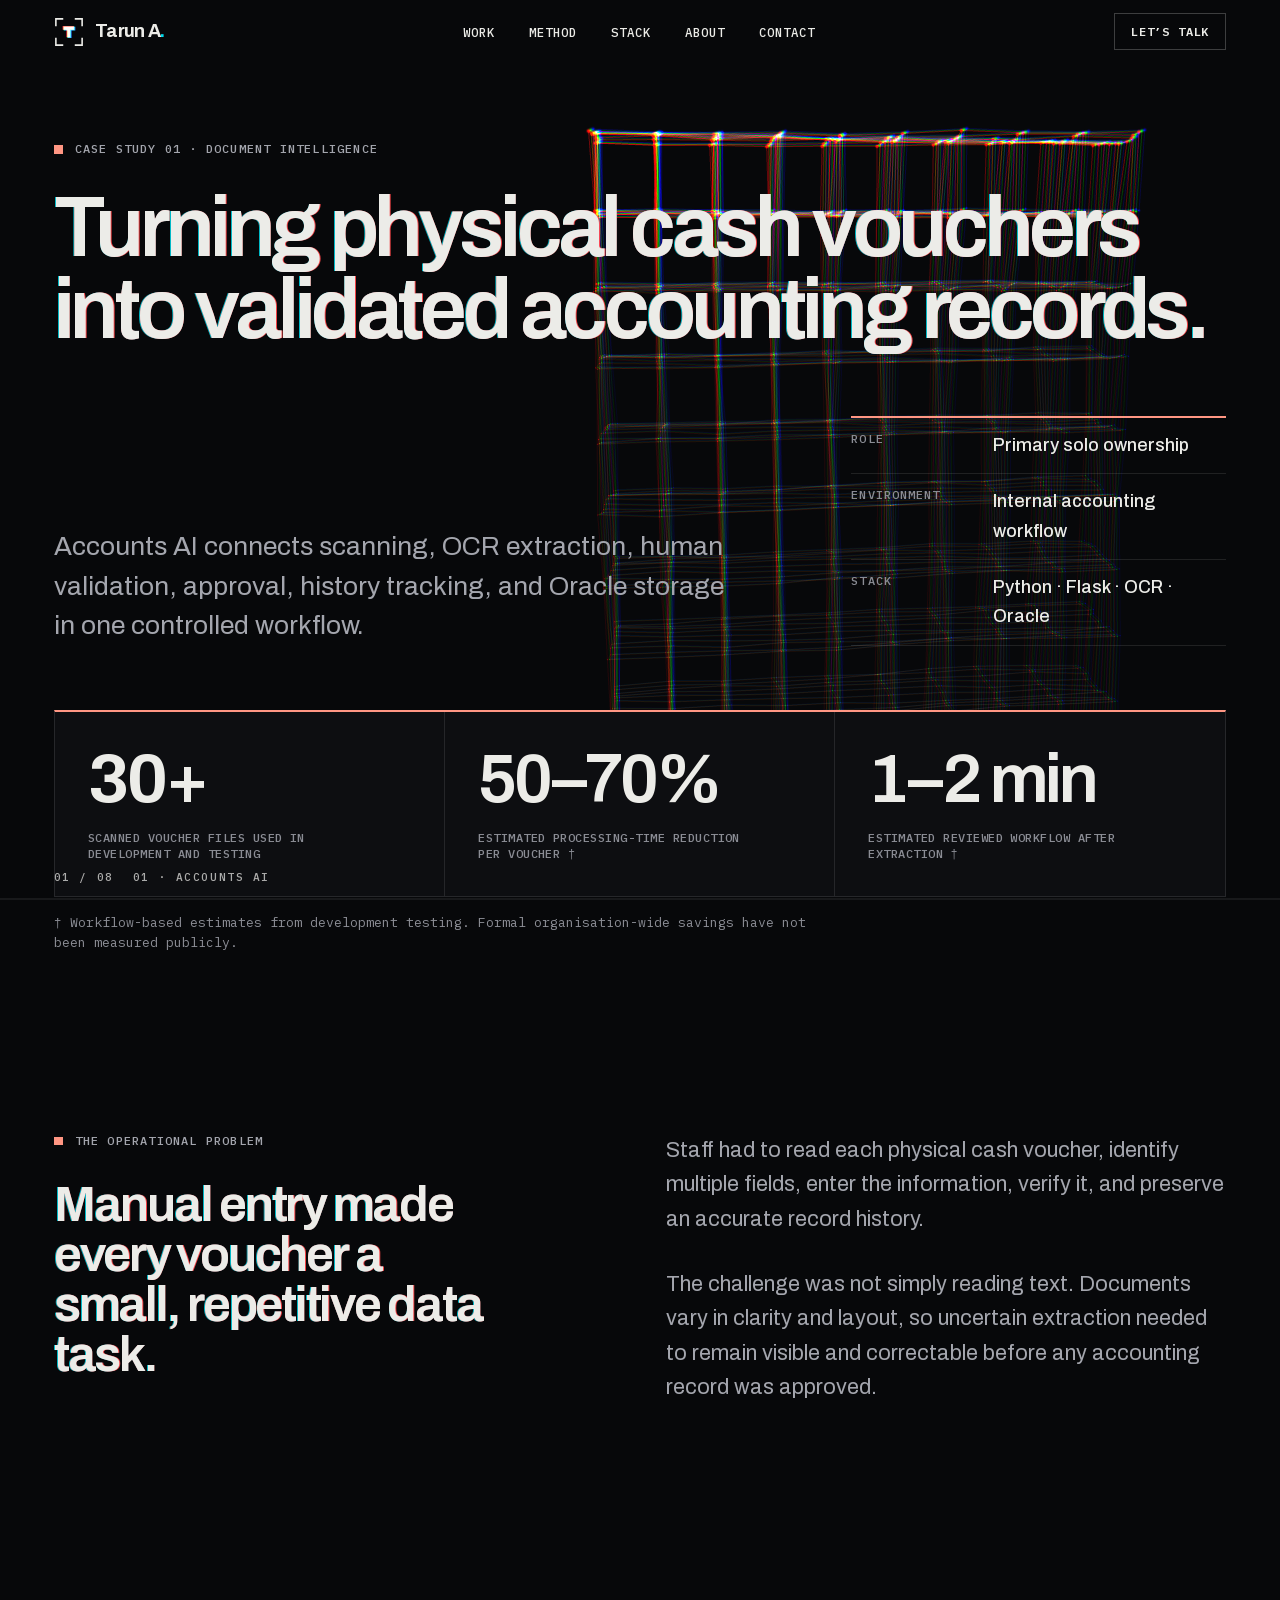
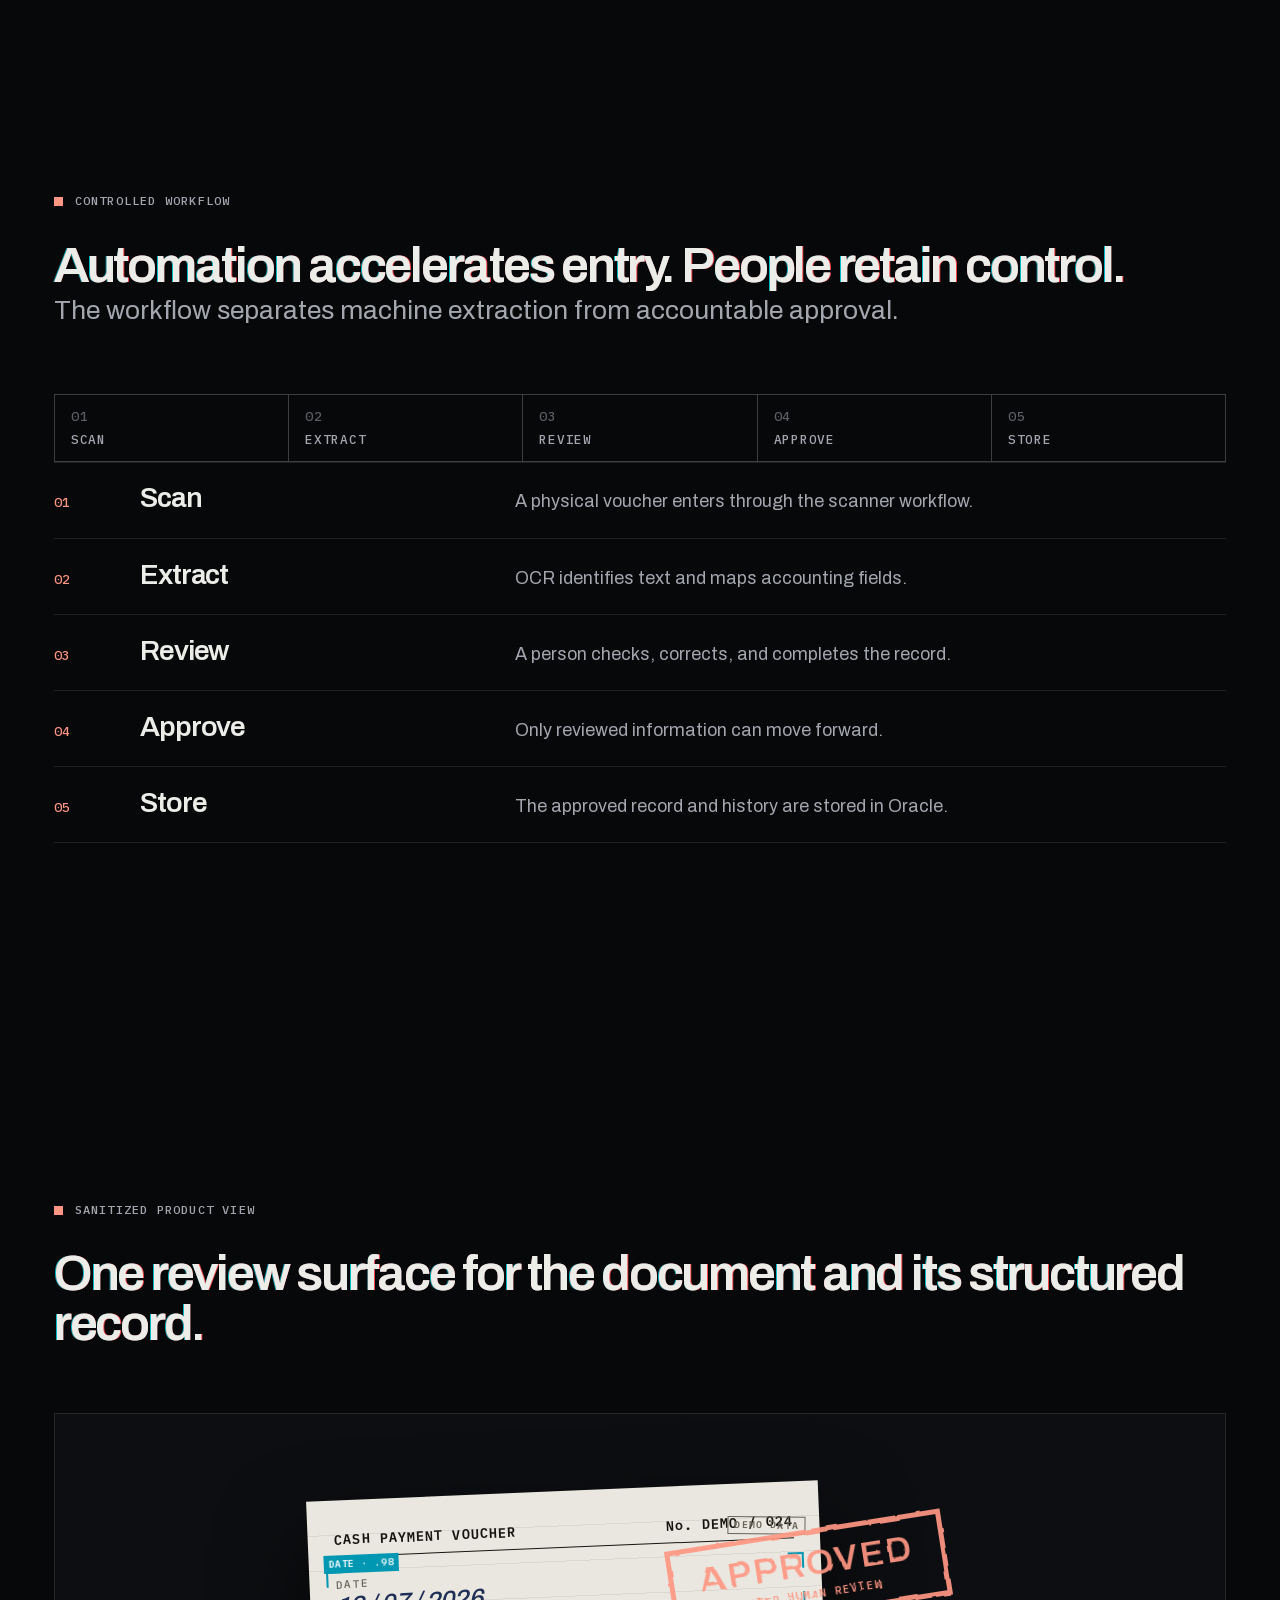
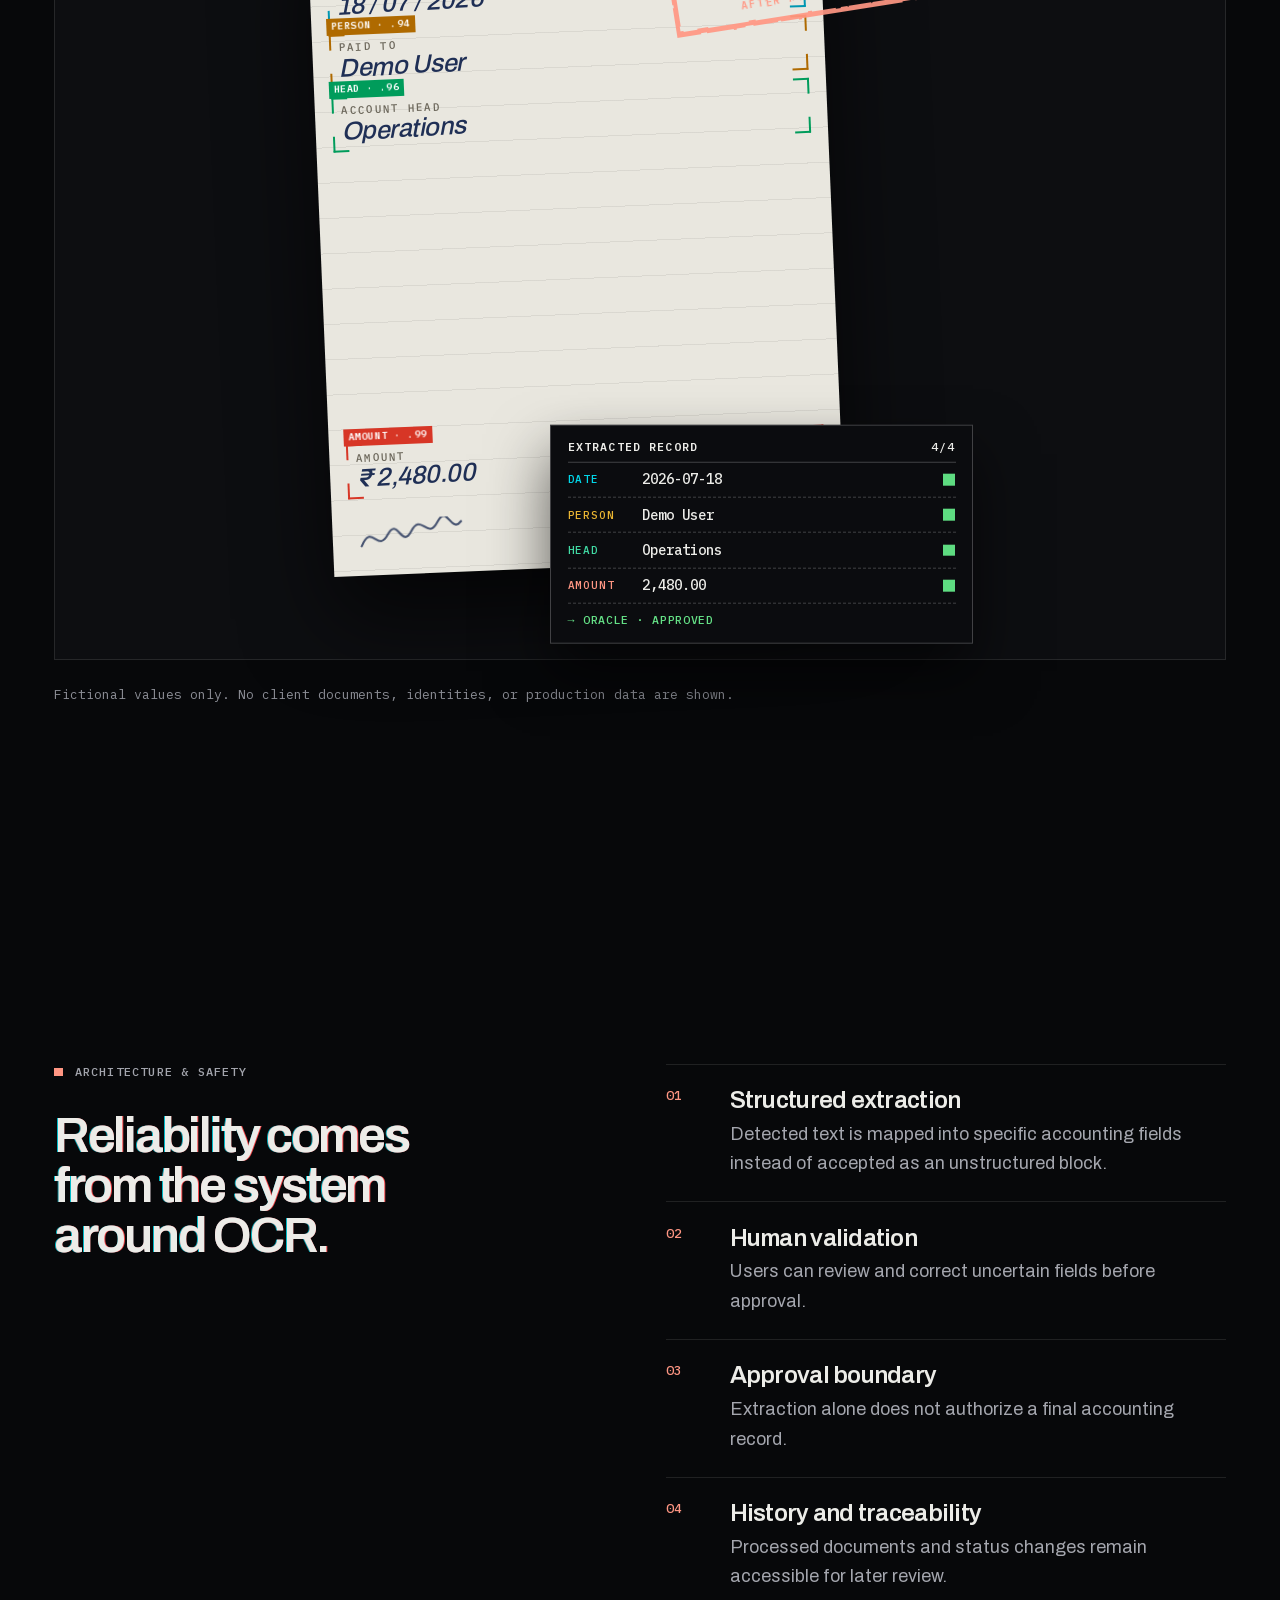
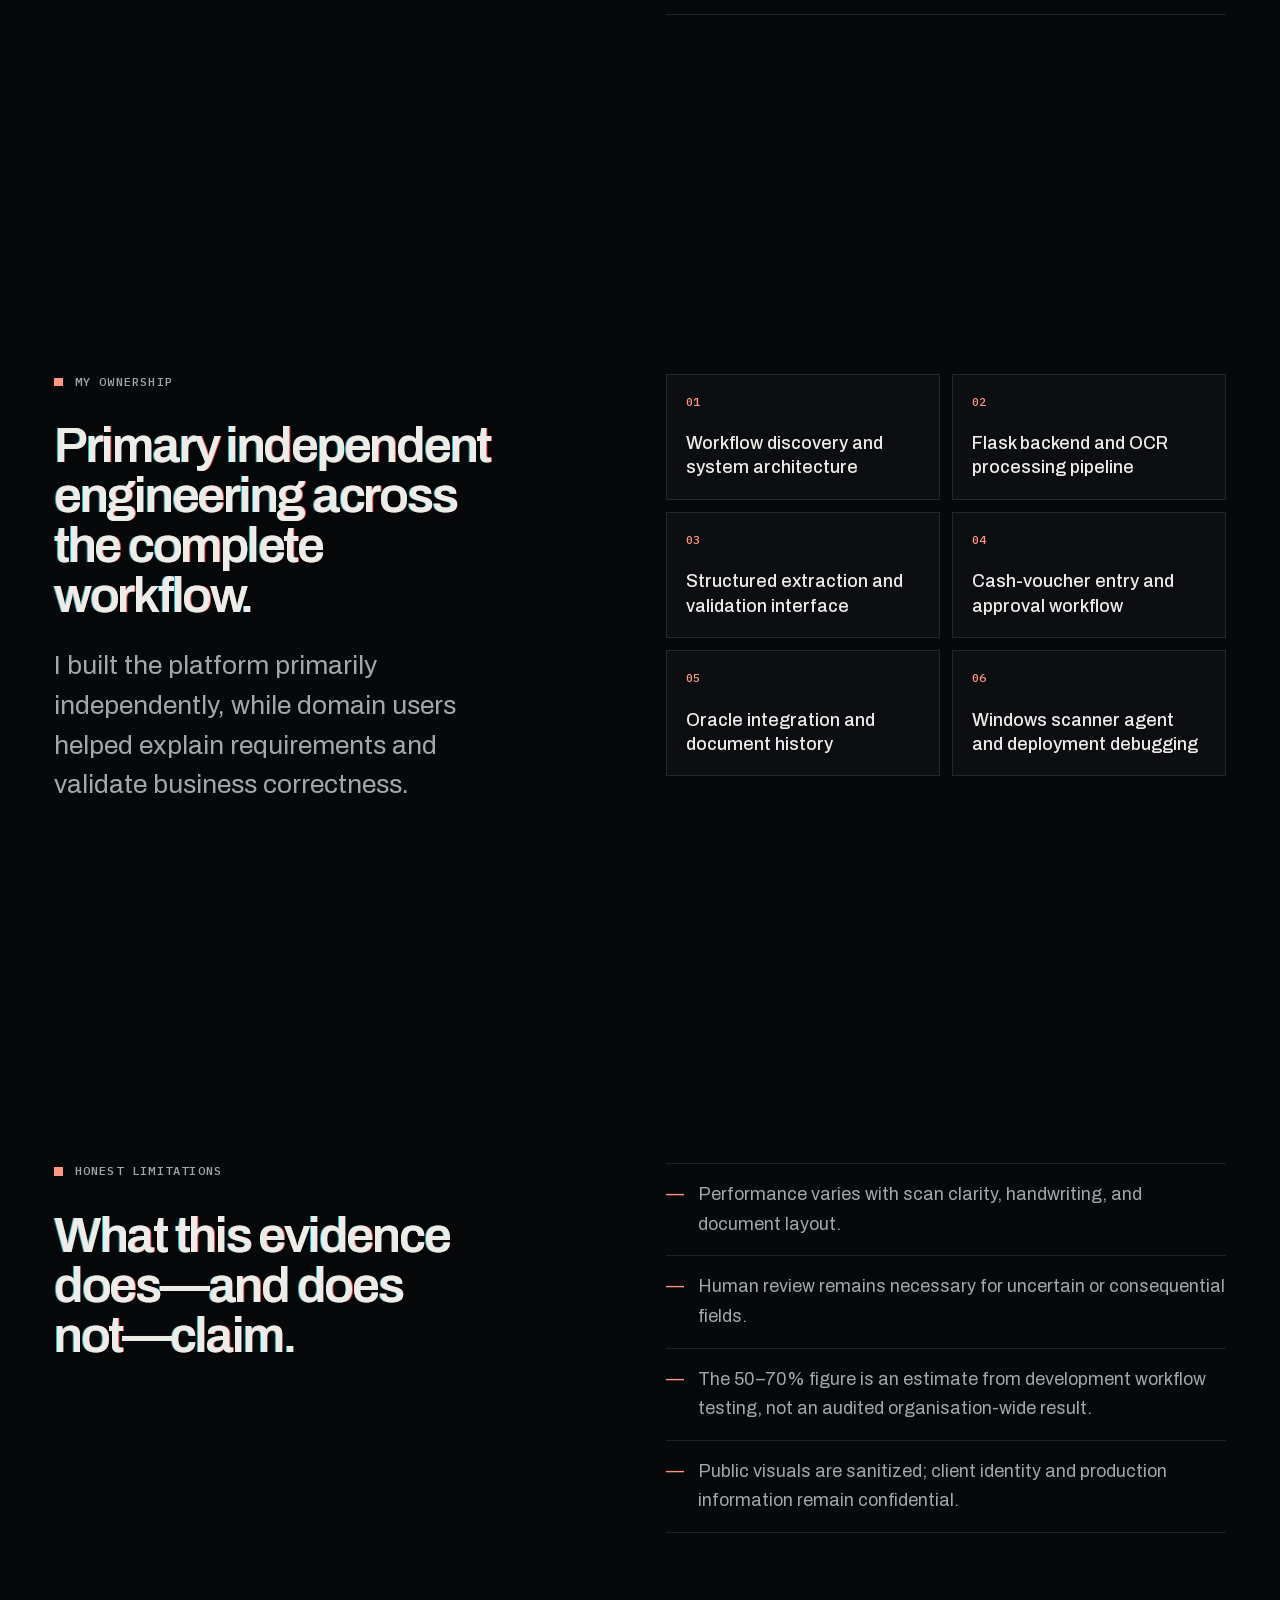
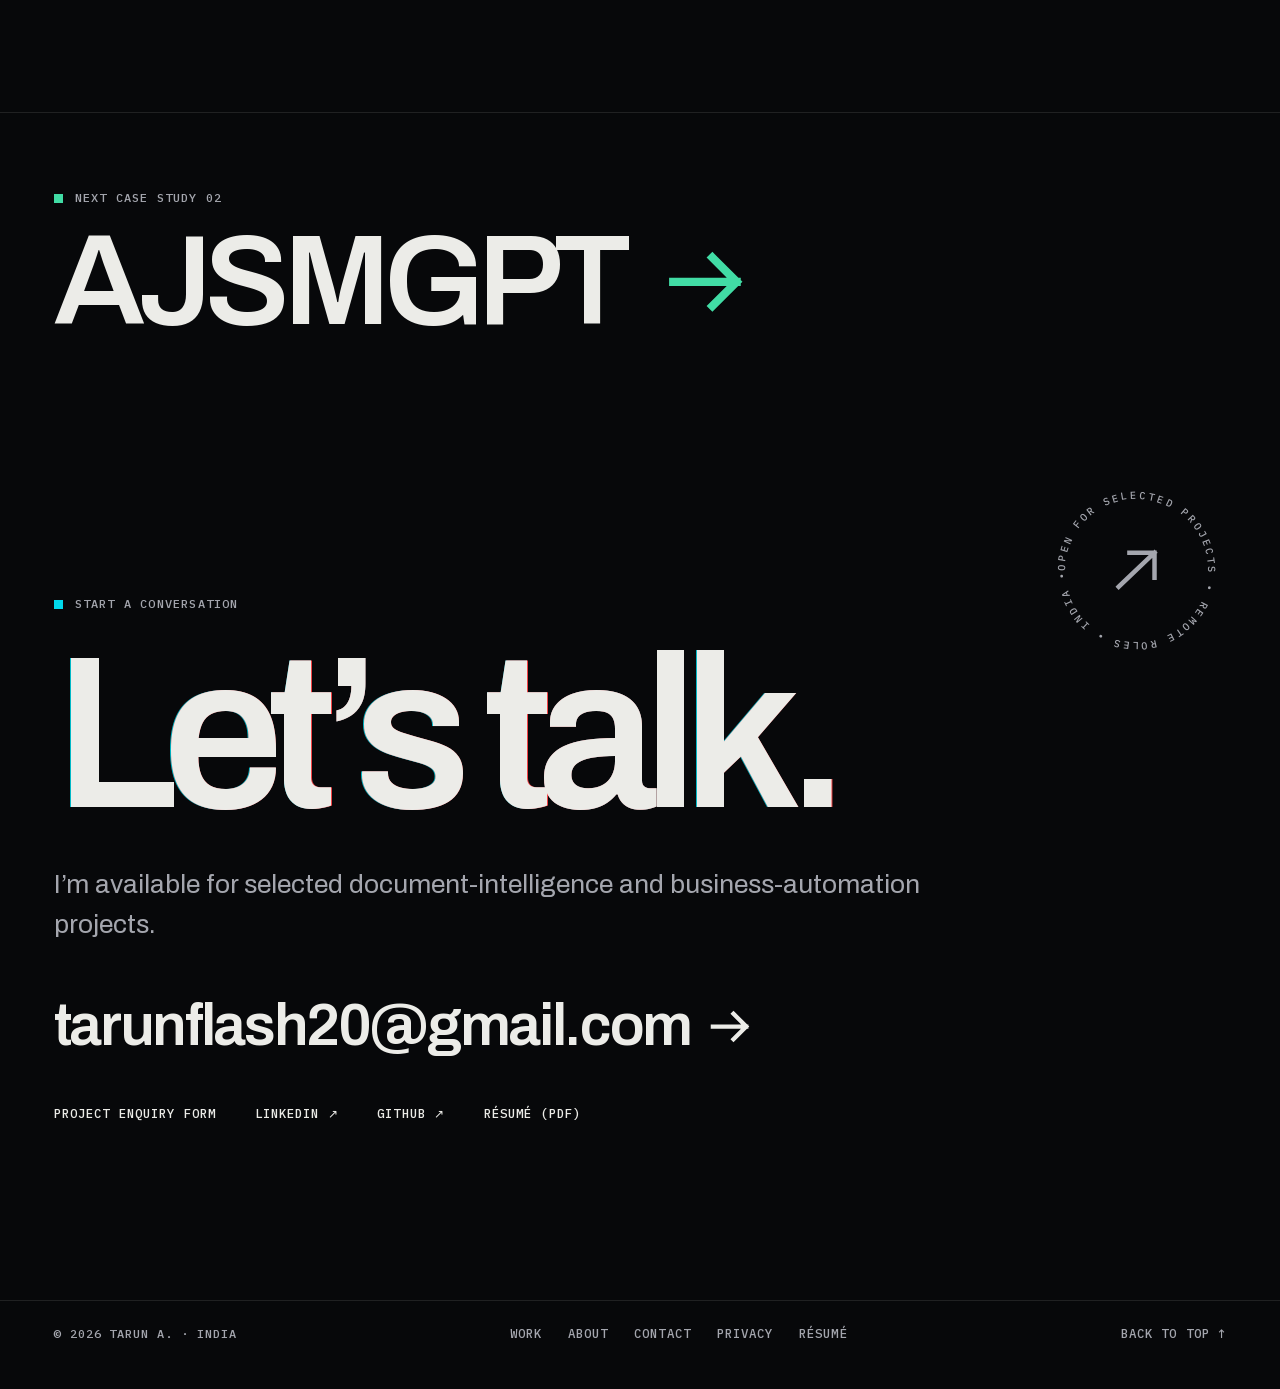
<file: work/accounts-ai.html>
<!DOCTYPE html><html lang="en"><head><meta charSet="utf-8"/><meta name="viewport" content="width=device-width, initial-scale=1"/><link rel="preload" href="/fonts/archivo-latin.woff2" as="font" crossorigin="anonymous" type="font/woff2"/><link rel="preload" href="/fonts/plex-mono-500.woff2" as="font" crossorigin="anonymous" type="font/woff2"/><link rel="stylesheet" href="/assets/index-CPUiu-YS.css" data-rsc-css-href="/assets/index-CPUiu-YS.css" data-precedence="vite-rsc/importer-resources"/><link rel="modulepreload" href="/assets/layout-segment-context-czIPmcP9.js" crossorigin=""/><link rel="modulepreload" href="/assets/rolldown-runtime-S-ySWqyJ.js" crossorigin=""/><link rel="modulepreload" href="/assets/index-p_PBCUsn.js" crossorigin=""/><link rel="modulepreload" href="/assets/framework-CXnKph_e.js" crossorigin=""/><link rel="modulepreload" href="/assets/Structure-B4eRzLHa.js" crossorigin=""/><link rel="modulepreload" href="/assets/Nav-AS4u8_O8.js" crossorigin=""/><link rel="modulepreload" href="/assets/Motion-1D1eB633.js" crossorigin=""/><title>Accounts AI case study — Tarun A.</title><meta name="description" content="How Tarun built a controlled OCR workflow that turns physical cash vouchers into validated Oracle-backed accounting records."/><meta name="application-name" content="Tarun A."/><meta name="author" content="Tarun A."/><link rel="author" href="https://tarun-builds.com"/><meta property="og:title" content="Accounts AI case study"/><meta property="og:description" content="How Tarun built a controlled OCR workflow that turns physical cash vouchers into validated Oracle-backed accounting records."/><meta property="og:url" content="https://tarun-builds.com/work/accounts-ai"/><meta property="og:site_name" content="Tarun A."/><meta property="og:type" content="website"/><meta property="og:image" content="https://tarun-builds.com/og.png"/><meta property="og:image:width" content="1200"/><meta property="og:image:height" content="630"/><meta property="og:image:alt" content="Tarun A. — I build AI that does the tedious work and shows its work."/><meta name="twitter:card" content="summary_large_image"/><meta name="twitter:title" content="Accounts AI case study"/><meta name="twitter:description" content="How Tarun built a controlled OCR workflow that turns physical cash vouchers into validated Oracle-backed accounting records."/><meta name="twitter:image" content="https://tarun-builds.com/og.png"/><link rel="icon" href="https://tarun-builds.com/icon.png?67ee64af2840e1eb" sizes="192x192" type="image/png"/><link rel="icon" href="https://tarun-builds.com/favicon.ico?de4ce72da4ddba35" sizes="48x48" type="image/x-icon"/><link rel="apple-touch-icon" href="https://tarun-builds.com/apple-icon.png?2c1fe90066f9d14c" sizes="180x180" type="image/png"/><link rel="manifest" href="https://tarun-builds.com/site.webmanifest"/><link rel="canonical" href="https://tarun-builds.com/work/accounts-ai"/><meta name="theme-color" content="#07080a"/><meta name="color-scheme" content="dark"/><link rel="preload" href="/fonts/archivo-latin.woff2" as="font" type="font/woff2" crossorigin="anonymous"/><link rel="preload" href="/fonts/plex-mono-500.woff2" as="font" type="font/woff2" crossorigin="anonymous"/><link rel="icon" type="image/svg+xml" href="/favicon.svg"/><script>(function(d,w){var r=d.documentElement;r.classList.add('js');try{if(sessionStorage.getItem('intro'))r.classList.add('skip-intro')}catch(e){}setTimeout(function(){if(!w.__ready)r.classList.add('no-anim')},3500)})(document,window)</script><script type="application/ld+json">{"@context":"https://schema.org","@type":"Person","name":"Tarun A.","jobTitle":"AI Systems Engineer","url":"https://tarun-builds.com","email":"mailto:tarunflash20@gmail.com","sameAs":["https://github.com/TARUN-A27","https://www.linkedin.com/in/tarun-builds/"],"address":{"@type":"PostalAddress","addressCountry":"IN"},"knowsAbout":["OCR","Document intelligence","Retrieval-augmented generation","Oracle","FastAPI","Flask"]}</script><script>self.__VINEXT_RSC_PARAMS__={}</script><script>self.__VINEXT_RSC_NAV__={"pathname":"/work/accounts-ai","searchParams":[]}</script><link rel="modulepreload" href="/assets/index-p_PBCUsn.js" />
</head><body><canvas class="gl" aria-hidden="true"></canvas><a class="skip" href="#main">Skip to content</a><header class="nav" data-hide="0"><a class="brand" href="/" data-detect="true"><svg class="mark" width="30" height="30" viewBox="0 0 64 64" aria-hidden="true"><path d="M4 18V4h14M46 4h14v14M60 46v14H46M18 60H4V46" fill="none" stroke="currentColor" stroke-width="3.4" stroke-linecap="square"></path><g class="mk-t"><path class="r" d="M20 20h24v8h-8v16h-8V28h-8Z" fill="#ff2d4a"></path><path class="g" d="M20 20h24v8h-8v16h-8V28h-8Z" fill="#26ff7a"></path><path class="b" d="M20 20h24v8h-8v16h-8V28h-8Z" fill="#2f7bff"></path></g></svg><span class="wm">Tarun A<span class="dot">.</span></span></a><nav class="nav-links" aria-label="Primary"><ul><li><a class="u" href="/#work">Work</a></li><li><a class="u" href="/#method">Method</a></li><li><a class="u" href="/#stack">Stack</a></li><li><a class="u" href="/about">About</a></li><li><a class="u" href="/contact">Contact</a></li></ul></nav><div class="nav-r"><a class="btn ghost sm" href="/contact" data-detect="true">Let’s talk</a><button class="menu-btn" type="button" aria-expanded="false" aria-controls="menu">Menu</button></div></header><div id="menu" class="menu" inert=""><ul><li><a href="/#work" style="--k:0">Work<small>0<!-- -->1</small></a></li><li><a href="/#method" style="--k:1">Method<small>0<!-- -->2</small></a></li><li><a href="/#stack" style="--k:2">Stack<small>0<!-- -->3</small></a></li><li><a href="/about" style="--k:3">About<small>0<!-- -->4</small></a></li><li><a href="/contact" style="--k:4">Contact<small>0<!-- -->5</small></a></li></ul><p class="mono">tarunflash20@gmail.com · India</p></div><main id="main"><div style="--hue:30"><section class="ch wrap" data-label="01 · Accounts AI"><i class="mk" data-s3d="sheet ry=-.5 rx=.14 d=6.1 x=.4 y=-.02 a=1 n=0.012 h=30"></i><p class="lbl rv" data-r="true" data-wait="true">Case study <!-- -->01<!-- --> · <!-- -->Document intelligence</p><h1 data-r="true" data-wait="true" data-vel="true"><span class="w"><i style="--i:0">Turning</i></span> <span class="w"><i style="--i:1">physical</i></span> <span class="w"><i style="--i:2">cash</i></span> <span class="w"><i style="--i:3">vouchers</i></span> <span class="w"><i style="--i:4">into</i></span> <span class="w"><i style="--i:5">validated</i></span> <span class="w"><i style="--i:6">accounting</i></span> <span class="w"><i style="--i:7">records.</i></span></h1><div class="ch-grid"><p class="lead rv" data-r="true" data-wait="true" style="--d:6">Accounts AI connects scanning, OCR extraction, human validation, approval, history tracking, and Oracle storage in one controlled workflow.</p><dl class="facts rv" data-r="true" data-wait="true" style="--d:7"><div><dt>Role</dt><dd>Primary solo ownership</dd></div><div><dt>Environment</dt><dd>Internal accounting workflow</dd></div><div><dt>Stack</dt><dd>Python · Flask · OCR · Oracle</dd></div></dl></div></section><section class="wrap" aria-label="Project evidence"><div class="cm rv" data-r="true" style="--cols:3"><div><span class="v"><b data-count="true">30</b>+</span><small>Scanned voucher files used in development and testing</small></div><div><span class="v">50–70%</span><small>Estimated processing-time reduction per voucher †</small></div><div><span class="v">1–2 min</span><small>Estimated reviewed workflow after extraction †</small></div></div><p class="qual">† Workflow-based estimates from development testing. Formal organisation-wide savings have not been measured publicly.</p></section><section class="sec wrap two" data-label="Problem"><i class="mk" data-s3d="sheet ry=.3 rx=.2 d=6.4 x=.44 y=0 a=.4 n=0.012 h=30"></i><div class="l"><p class="lbl rv" data-r="true">The operational problem</p><h2 class="h3" data-r="true" data-vel="true"><span class="w"><i style="--i:0">Manual</i></span> <span class="w"><i style="--i:1">entry</i></span> <span class="w"><i style="--i:2">made</i></span> <span class="w"><i style="--i:3">every</i></span> <span class="w"><i style="--i:4">voucher</i></span> <span class="w"><i style="--i:5">a</i></span> <span class="w"><i style="--i:6">small,</i></span> <span class="w"><i style="--i:7">repetitive</i></span> <span class="w"><i style="--i:8">data</i></span> <span class="w"><i style="--i:9">task.</i></span></h2></div><div class="r prose"><p class="rv" data-r="true" style="--d:1">Staff had to read each physical cash voucher, identify multiple fields, enter the information, verify it, and preserve an accurate record history.</p><p class="rv" data-r="true" style="--d:2">The challenge was not simply reading text. Documents vary in clarity and layout, so uncertain extraction needed to remain visible and correctable before any accounting record was approved.</p></div></section><section class="sec wrap" data-label="Workflow"><i class="mk" data-s3d="cube ry=1.1 rx=.3 d=6.4 x=-.44 y=0 a=.3 n=0 h=30"></i><p class="lbl rv" data-r="true">Controlled workflow</p><h2 class="h3" data-r="true" data-vel="true"><span class="w"><i style="--i:0">Automation</i></span> <span class="w"><i style="--i:1">accelerates</i></span> <span class="w"><i style="--i:2">entry.</i></span> <span class="w"><i style="--i:3">People</i></span> <span class="w"><i style="--i:4">retain</i></span> <span class="w"><i style="--i:5">control.</i></span></h2><p class="lead rv" data-r="true" style="--d:2">The workflow separates machine extraction from accountable approval.</p><div class="gap"></div><ol class="flow" data-r="true"><li style="--k:0"><span>01</span>Scan</li><li style="--k:1"><span>02</span>Extract</li><li style="--k:2"><span>03</span>Review</li><li style="--k:3"><span>04</span>Approve</li><li style="--k:4"><span>05</span>Store</li></ol><ol class="stg"><li class="rv" data-r="true" style="--d:0"><span class="no">0<!-- -->1</span><h3>Scan</h3><p>A physical voucher enters through the scanner workflow.</p></li><li class="rv" data-r="true" style="--d:1"><span class="no">0<!-- -->2</span><h3>Extract</h3><p>OCR identifies text and maps accounting fields.</p></li><li class="rv" data-r="true" style="--d:2"><span class="no">0<!-- -->3</span><h3>Review</h3><p>A person checks, corrects, and completes the record.</p></li><li class="rv" data-r="true" style="--d:0"><span class="no">0<!-- -->4</span><h3>Approve</h3><p>Only reviewed information can move forward.</p></li><li class="rv" data-r="true" style="--d:1"><span class="no">0<!-- -->5</span><h3>Store</h3><p>The approved record and history are stored in Oracle.</p></li></ol></section><section class="sec wrap" data-label="Product view"><i class="mk" data-s3d="cube ry=1.6 rx=.3 d=7 x=0 y=0 a=.14 n=0 h=30"></i><p class="lbl rv" data-r="true">Sanitized product view</p><h2 class="h3" data-r="true" data-vel="true"><span class="w"><i style="--i:0">One</i></span> <span class="w"><i style="--i:1">review</i></span> <span class="w"><i style="--i:2">surface</i></span> <span class="w"><i style="--i:3">for</i></span> <span class="w"><i style="--i:4">the</i></span> <span class="w"><i style="--i:5">document</i></span> <span class="w"><i style="--i:6">and</i></span> <span class="w"><i style="--i:7">its</i></span> <span class="w"><i style="--i:8">structured</i></span> <span class="w"><i style="--i:9">record.</i></span></h2><div class="gap"></div><div class="demo rv" data-r="true"><figure class="scene rv" data-r="true" style="--d:4"><svg width="0" height="0" style="position:absolute" aria-hidden="true" focusable="false"><filter id="rough"><feTurbulence type="fractalNoise" baseFrequency="0.045" numOctaves="3" result="n"></feTurbulence><feDisplacementMap in="SourceGraphic" in2="n" scale="3.2"></feDisplacementMap></filter></svg><div class="par" data-scrub="true"><div class="scene-in" aria-hidden="true"><div class="sv"><div class="sv-head"><b>CASH PAYMENT VOUCHER</b><span>No. DEMO / 024</span></div><span class="sv-tag">Demo data</span><div class="vf" style="--t:1.2s;--bc:205"><small>Date</small><span class="hw">18 / 07 / 2026</span><span class="bx"><span class="tg">DATE · .98</span></span></div><div class="vf" style="--t:1.55s;--bc:85"><small>Paid to</small><span class="hw">Demo User</span><span class="bx"><span class="tg">PERSON · .94</span></span></div><div class="vf" style="--t:1.9s;--bc:165"><small>Account head</small><span class="hw">Operations</span><span class="bx"><span class="tg">HEAD · .96</span></span></div><div class="vf amt" style="--t:2.45s;--bc:30"><small>Amount</small><span class="hw">₹ 2,480.00</span><span class="bx"><span class="tg">AMOUNT · .99</span></span></div><svg class="sig" viewBox="0 0 80 26" aria-hidden="true"><path d="M2 20c8-18 12 6 20-8s10 12 18-2 12 8 20-6 10 10 18 0" fill="none" stroke="#1f2f55" stroke-width="1.6" stroke-linecap="round"></path></svg><i class="scan"></i></div><div class="rec"><div class="rec-h"><b>EXTRACTED RECORD</b><span>4/4</span></div><dl><div class="rr" style="--t:1.2s;--ch:10;--bc:205"><dt>date</dt><dd><i>2026-07-18</i></dd><b></b></div><div class="rr" style="--t:1.55s;--ch:9;--bc:85"><dt>person</dt><dd><i>Demo User</i></dd><b></b></div><div class="rr" style="--t:1.9s;--ch:10;--bc:165"><dt>head</dt><dd><i>Operations</i></dd><b></b></div><div class="rr" style="--t:2.45s;--ch:8;--bc:30"><dt>amount</dt><dd><i>2,480.00</i></dd><b></b></div></dl><div class="rec-f"><span class="s1">→ Oracle · awaiting approval</span><span class="s2">→ Oracle · approved</span></div></div><div class="stamp">APPROVED<small>after human review</small></div></div></div><figcaption class="cap">Fig. 1 — The Accounts AI workflow, sanitized demo data.</figcaption></figure></div><p class="cap">Fictional values only. No client documents, identities, or production data are shown.</p></section><section class="sec wrap two" data-label="Controls"><i class="mk" data-s3d="cube ry=2.3 rx=.25 d=6.6 x=.44 y=0 a=.26 n=0 h=30"></i><div class="l"><p class="lbl rv" data-r="true">Architecture &amp; safety</p><h2 class="h3" data-r="true" data-vel="true"><span class="w"><i style="--i:0">Reliability</i></span> <span class="w"><i style="--i:1">comes</i></span> <span class="w"><i style="--i:2">from</i></span> <span class="w"><i style="--i:3">the</i></span> <span class="w"><i style="--i:4">system</i></span> <span class="w"><i style="--i:5">around</i></span> <span class="w"><i style="--i:6">OCR.</i></span></h2></div><ul class="r ctl"><li class="rv" data-r="true" style="--d:0"><span class="no">0<!-- -->1</span><div><h3>Structured extraction</h3><p>Detected text is mapped into specific accounting fields instead of accepted as an unstructured block.</p></div></li><li class="rv" data-r="true" style="--d:1"><span class="no">0<!-- -->2</span><div><h3>Human validation</h3><p>Users can review and correct uncertain fields before approval.</p></div></li><li class="rv" data-r="true" style="--d:0"><span class="no">0<!-- -->3</span><div><h3>Approval boundary</h3><p>Extraction alone does not authorize a final accounting record.</p></div></li><li class="rv" data-r="true" style="--d:1"><span class="no">0<!-- -->4</span><div><h3>History and traceability</h3><p>Processed documents and status changes remain accessible for later review.</p></div></li></ul></section><section class="sec wrap two" data-label="Ownership"><div class="l"><p class="lbl rv" data-r="true">My ownership</p><h2 class="h3" data-r="true" data-vel="true"><span class="w"><i style="--i:0">Primary</i></span> <span class="w"><i style="--i:1">independent</i></span> <span class="w"><i style="--i:2">engineering</i></span> <span class="w"><i style="--i:3">across</i></span> <span class="w"><i style="--i:4">the</i></span> <span class="w"><i style="--i:5">complete</i></span> <span class="w"><i style="--i:6">workflow.</i></span></h2><p class="lead rv" data-r="true" style="--d:2">I built the platform primarily independently, while domain users helped explain requirements and validate business correctness.</p></div><ul class="r own"><li class="rv" data-r="true" style="--d:0"><span>0<!-- -->1</span>Workflow discovery and system architecture</li><li class="rv" data-r="true" style="--d:1"><span>0<!-- -->2</span>Flask backend and OCR processing pipeline</li><li class="rv" data-r="true" style="--d:0"><span>0<!-- -->3</span>Structured extraction and validation interface</li><li class="rv" data-r="true" style="--d:1"><span>0<!-- -->4</span>Cash-voucher entry and approval workflow</li><li class="rv" data-r="true" style="--d:0"><span>0<!-- -->5</span>Oracle integration and document history</li><li class="rv" data-r="true" style="--d:1"><span>0<!-- -->6</span>Windows scanner agent and deployment debugging</li></ul></section><section class="sec wrap two" data-label="Limits"><i class="mk" data-s3d="cube ry=3 rx=.3 d=6.8 x=-.44 y=0 a=.22 n=0 h=30"></i><div class="l"><p class="lbl rv" data-r="true">Honest limitations</p><h2 class="h3" data-r="true" data-vel="true"><span class="w"><i style="--i:0">What</i></span> <span class="w"><i style="--i:1">this</i></span> <span class="w"><i style="--i:2">evidence</i></span> <span class="w"><i style="--i:3">does—and</i></span> <span class="w"><i style="--i:4">does</i></span> <span class="w"><i style="--i:5">not—claim.</i></span></h2></div><ul class="r lim"><li class="rv" data-r="true" style="--d:0">Performance varies with scan clarity, handwriting, and document layout.</li><li class="rv" data-r="true" style="--d:1">Human review remains necessary for uncertain or consequential fields.</li><li class="rv" data-r="true" style="--d:0">The 50–70% figure is an estimate from development workflow testing, not an audited organisation-wide result.</li><li class="rv" data-r="true" style="--d:1">Public visuals are sanitized; client identity and production information remain confidential.</li></ul></section><a class="nextp wrap" href="/work/ajsmgpt" data-detect="true" style="--hue:165"><span class="lbl">Next case study <!-- -->02</span><span class="big">AJSMGPT<svg class="arr" viewBox="0 0 24 24" width="1em" height="1em" aria-hidden="true"><path d="M3 12h17M13.5 5.5 20 12l-6.5 6.5" fill="none" stroke="currentColor" stroke-width="2.2" stroke-linecap="square"></path></svg></span></a><section class="cta sec" id="contact" data-label="Contact" style="--hue:205"><i class="mk" data-s3d="cube ry=.8 rx=.28 d=4.8 x=.2 y=-.12 a=.55 n=.02 h=-1"></i><div class="wrap"><p class="lbl rv" data-r="true">Start a conversation</p><h2 class="big" data-r="true" data-vel="true"><span class="w"><i style="--i:0">Let’s</i></span> <span class="w"><i style="--i:1">talk.</i></span></h2><p class="lead rv" data-r="true" style="--d:2">I’m available for selected document-intelligence and business-automation projects.</p><a class="mail rv" data-r="true" data-detect="true" data-mag="true" href="mailto:tarunflash20@gmail.com" style="--d:3">tarunflash20@gmail.com<svg class="arr" viewBox="0 0 24 24" width="1em" height="1em" aria-hidden="true"><path d="M3 12h17M13.5 5.5 20 12l-6.5 6.5" fill="none" stroke="currentColor" stroke-width="2.2" stroke-linecap="square"></path></svg></a><div class="cta-links rv" data-r="true" style="--d:4"><a class="u" href="/contact" data-detect="true">Project enquiry form</a><a class="u" href="https://www.linkedin.com/in/tarun-builds/" target="_blank" rel="noopener noreferrer" data-detect="true">LinkedIn ↗</a><a class="u" href="https://github.com/TARUN-A27" target="_blank" rel="noreferrer" data-detect="true">GitHub ↗</a><a class="u" href="/Tarun-A-Resume.pdf" download="" data-detect="true">Résumé (PDF)</a></div></div><svg class="seal" viewBox="0 0 200 200" data-spin="true" aria-hidden="true"><defs><path id="seal-circle" d="M100 100m-80 0a80 80 0 1 1 160 0a80 80 0 1 1-160 0"></path></defs><text><textPath href="#seal-circle" textLength="500" lengthAdjust="spacing">OPEN FOR SELECTED PROJECTS • REMOTE ROLES • INDIA • </textPath></text><path class="seal-arrow" d="M80 118 120 80M92 80h28v28" fill="none" stroke="currentColor" stroke-width="5" stroke-linecap="square"></path></svg></section></div></main><footer class="foot" id="foot"><div class="wrap"><span>© 2026 Tarun A. · India</span><nav aria-label="Footer"><a class="u" href="/#work">Work</a><a class="u" href="/about">About</a><a class="u" href="/contact">Contact</a><a class="u" href="/privacy">Privacy</a><a class="u" href="/Tarun-A-Resume.pdf" download="">Résumé</a></nav><a class="u" href="#">Back to top ↑</a></div></footer><div class="hud" aria-hidden="true"><span class="hud-n">01 / 07</span><span class="hud-l">Intro</span><i class="hud-bar"><b></b></i></div><script id="_R_">import("/assets/index-p_PBCUsn.js")</script></body></html><script>self.__VINEXT_RSC_CHUNKS__=self.__VINEXT_RSC_CHUNKS__||[];self.__VINEXT_RSC_CHUNKS__.push("2:I[\"26b2bbabe37b\",[],\"default\",1]\n3:I[\"3e58ca9e5ef5\",[],\"default\",1]\n4:I[\"8c0f216c4604\",[],\"Children\",1]\n5:I[\"cd59ad7fe9d3\",[],\"default\",1]\n:HL[\"/assets/index-CPUiu-YS.css\",\"style\"]\n:HL[\"/fonts/archivo-latin.woff2\",\"font\",{\"crossOrigin\":\"anonymous\",\"type\":\"font/woff2\"}]\n:HL[\"/fonts/plex-mono-500.woff2\",\"font\",{\"crossOrigin\":\"anonymous\",\"type\":\"font/woff2\"}]\n")</script><script>self.__VINEXT_RSC_CHUNKS__=self.__VINEXT_RSC_CHUNKS__||[];self.__VINEXT_RSC_CHUNKS__.push("0:{\"__route\":\"route:/work/accounts-ai\",\"__interceptionContext\":null,\"__layoutIds\":[\"layout:/\"],\"__rootLayout\":\"/\",\"page:/work/accounts-ai\":\"$L1\",\"layout:/\":[[[[\"$\",\"link\",\"css:/assets/index-CPUiu-YS.css\",{\"rel\":\"stylesheet\",\"precedence\":\"vite-rsc/importer-resources\",\"href\":\"/assets/index-CPUiu-YS.css\",\"data-rsc-css-href\":\"/assets/index-CPUiu-YS.css\"}],\"$undefined\"],[\"$\",\"html\",null,{\"lang\":\"en\",\"suppressHydrationWarning\":true,\"children\":[[\"$\",\"head\",null,{\"children\":[[\"$\",\"script\",null,{\"dangerouslySetInnerHTML\":{\"__html\":\"(function(d,w){var r=d.documentElement;r.classList.add('js');try{if(sessionStorage.getItem('intro'))r.classList.add('skip-intro')}catch(e){}setTimeout(function(){if(!w.__ready)r.classList.add('no-anim')},3500)})(document,window)\"}}],[\"$\",\"link\",null,{\"rel\":\"preload\",\"href\":\"/fonts/archivo-latin.woff2\",\"as\":\"font\",\"type\":\"font/woff2\",\"crossOrigin\":\"anonymous\"}],[\"$\",\"link\",null,{\"rel\":\"preload\",\"href\":\"/fonts/plex-mono-500.woff2\",\"as\":\"font\",\"type\":\"font/woff2\",\"crossOrigin\":\"anonymous\"}],[\"$\",\"link\",null,{\"rel\":\"icon\",\"type\":\"image/svg+xml\",\"href\":\"/favicon.svg\"}],[\"$\",\"script\",null,{\"type\":\"application/ld+json\",\"dangerouslySetInnerHTML\":{\"__html\":\"{\\\"@context\\\":\\\"https://schema.org\\\",\\\"@type\\\":\\\"Person\\\",\\\"name\\\":\\\"Tarun A.\\\",\\\"jobTitle\\\":\\\"AI Systems Engineer\\\",\\\"url\\\":\\\"https://tarun-builds.com\\\",\\\"email\\\":\\\"mailto:tarunflash20@gmail.com\\\",\\\"sameAs\\\":[\\\"https://github.com/TARUN-A27\\\",\\\"https://www.linkedin.com/in/tarun-builds/\\\"],\\\"address\\\":{\\\"@type\\\":\\\"PostalAddress\\\",\\\"addressCountry\\\":\\\"IN\\\"},\\\"knowsAbout\\\":[\\\"OCR\\\",\\\"Document intelligence\\\",\\\"Retrieval-augmented generation\\\",\\\"Oracle\\\",\\\"FastAPI\\\",\\\"Flask\\\"]}\"}}]]}],[\"$\",\"body\",null,{\"children\":[[\"$\",\"$L2\",null,{}],[\"$\",\"a\",null,{\"className\":\"skip\",\"href\":\"#main\",\"children\":\"Skip to content\"}],[\"$\",\"$L3\",null,{}],[\"$\",\"main\",null,{\"id\":\"main\",\"children\":[\"$\",\"$L4\",null,{}]}],[\"$\",\"footer\",null,{\"className\":\"foot\",\"id\":\"foot\",\"children\":[\"$\",\"div\",null,{\"className\":\"wrap\",\"children\":[[\"$\",\"span\",null,{\"children\":\"© 2026 Tarun A. · India\"}],[\"$\",\"nav\",null,{\"aria-label\":\"Footer\",\"children\":[[\"$\",\"a\",null,{\"className\":\"u\",\"href\":\"/#work\",\"children\":\"Work\"}],[\"$\",\"a\",null,{\"className\":\"u\",\"href\":\"/about\",\"children\":\"About\"}],[\"$\",\"a\",null,{\"className\":\"u\",\"href\":\"/contact\",\"children\":\"Contact\"}],[\"$\",\"a\",null,{\"className\":\"u\",\"href\":\"/privacy\",\"children\":\"Privacy\"}],[\"$\",\"a\",null,{\"className\":\"u\",\"href\":\"/Tarun-A-Resume.pdf\",\"download\":true,\"children\":\"Résumé\"}]]}],[\"$\",\"a\",null,{\"className\":\"u\",\"href\":\"#\",\"children\":\"Back to top ↑\"}]]}]}],[\"$\",\"div\",null,{\"className\":\"hud\",\"aria-hidden\":\"true\",\"children\":[[\"$\",\"span\",null,{\"className\":\"hud-n\",\"children\":\"01 / 07\"}],[\"$\",\"span\",null,{\"className\":\"hud-l\",\"children\":\"Intro\"}],[\"$\",\"i\",null,{\"className\":\"hud-bar\",\"children\":[\"$\",\"b\",null,{}]}]]}],[\"$\",\"$L5\",null,{}]]}]]}]],null],\"route:/work/accounts-ai\":[[[\"$\",\"meta\",null,{\"charSet\":\"utf-8\"}],[[\"$\",\"title\",\"0\",{\"children\":\"Accounts AI case study — Tarun A.\"}],[\"$\",\"meta\",\"1\",{\"name\":\"description\",\"content\":\"How Tarun built a controlled OCR workflow that turns physical cash vouchers into validated Oracle-backed accounting records.\"}],[\"$\",\"meta\",\"2\",{\"name\":\"application-name\",\"content\":\"Tarun A.\"}],[\"$\",\"meta\",\"3\",{\"name\":\"author\",\"content\":\"Tarun A.\"}],[\"$\",\"link\",\"4\",{\"rel\":\"author\",\"href\":\"https://tarun-builds.com\"}],[\"$\",\"meta\",\"5\",{\"property\":\"og:title\",\"content\":\"Accounts AI case study\"}],[\"$\",\"meta\",\"6\",{\"property\":\"og:description\",\"content\":\"How Tarun built a controlled OCR workflow that turns physical cash vouchers into validated Oracle-backed accounting records.\"}],[\"$\",\"meta\",\"7\",{\"property\":\"og:url\",\"content\":\"https://tarun-builds.com/work/accounts-ai\"}],[\"$\",\"meta\",\"8\",{\"property\":\"og:site_name\",\"content\":\"Tarun A.\"}],[\"$\",\"meta\",\"9\",{\"property\":\"og:type\",\"content\":\"website\"}],[\"$\",\"meta\",\"10\",{\"property\":\"og:image\",\"content\":\"https://tarun-builds.com/og.png\"}],[\"$\",\"meta\",\"11\",{\"property\":\"og:image:width\",\"content\":\"1200\"}],[\"$\",\"meta\",\"12\",{\"property\":\"og:image:height\",\"content\":\"630\"}],[\"$\",\"meta\",\"13\",{\"property\":\"og:image:alt\",\"content\":\"Tarun A. — I build AI that does the tedious work and shows its work.\"}],[\"$\",\"meta\",\"14\",{\"name\":\"twitter:card\",\"content\":\"summary_large_image\"}],[\"$\",\"meta\",\"15\",{\"name\":\"twitter:title\",\"content\":\"Accounts AI case study\"}],[\"$\",\"meta\",\"16\",{\"name\":\"twitter:description\",\"content\":\"How Tarun built a controlled OCR workflow that turns physical cash vouchers into validated Oracle-backed accounting records.\"}],\"$L6\",\"$L7\",\"$L8\",\"$L9\",\"$La\",\"$Lb\"],\"$Lc\"],\"$Ld\"],\"__layoutFlags\":{\"layout:/\":\"s\"},\"__artifactCompatibility\":{\"schemaVersion\":1,\"graphVersion\":\"app-route-graph:s44zf036y6p4\",\"deploymentVersion\":\"0854fd15-d1a5-4984-b872-f79bb5f6a080\",\"appElementsSchemaVersion\":1,\"rscPayloadSchemaVersion\":1,\"rootBoundaryId\":\"/\",\"renderEpoch\":null}}\n")</script><script>self.__VINEXT_RSC_CHUNKS__=self.__VINEXT_RSC_CHUNKS__||[];self.__VINEXT_RSC_CHUNKS__.push("e:I[\"15c18cfaeeff\",[],\"LayoutSegmentProvider\",1]\nf:I[\"8c0f216c4604\",[],\"Slot\",1]\n10:I[\"593f344dc510\",[],\"NotFoundBoundary\",1]\n11:I[\"593f344dc510\",[],\"RedirectBoundary\",1]\n6:[\"$\",\"meta\",\"17\",{\"name\":\"twitter:image\",\"content\":\"https://tarun-builds.com/og.png\"}]\n7:[\"$\",\"link\",\"18\",{\"rel\":\"icon\",\"href\":\"https://tarun-builds.com/icon.png?67ee64af2840e1eb\",\"sizes\":\"192x192\",\"type\":\"image/png\"}]\n8:[\"$\",\"link\",\"19\",{\"rel\":\"icon\",\"href\":\"https://tarun-builds.com/favicon.ico?de4ce72da4ddba35\",\"sizes\":\"48x48\",\"type\":\"image/x-icon\"}]\n9:[\"$\",\"link\",\"20\",{\"rel\":\"apple-touch-icon\",\"href\":\"https://tarun-builds.com/apple-icon.png?2c1fe90066f9d14c\",\"sizes\":\"180x180\",\"type\":\"image/png\"}]\na:[\"$\",\"link\",\"21\",{\"rel\":\"manifest\",\"href\":\"https://tarun-builds.com/site.webmanifest\"}]\nb:[\"$\",\"link\",\"22\",{\"rel\":\"canonical\",\"href\":\"https://tarun-builds.com/work/accounts-ai\"}]\nc:[[\"$\",\"meta\",\"0\",{\"name\":\"viewport\",\"content\":\"width=device-width, initial-scale=1\"}],[\"$\",\"meta\",\"1\",{\"name\":\"theme-color\",\"content\":\"#07080a\"}],[\"$\",\"meta\",\"2\",{\"name\":\"color-scheme\",\"content\":\"dark\"}]]\n")</script><script>self.__VINEXT_RSC_CHUNKS__=self.__VINEXT_RSC_CHUNKS__||[];self.__VINEXT_RSC_CHUNKS__.push("d:[\"$\",\"$Le\",null,{\"segmentMap\":{\"children\":[\"work\",\"accounts-ai\"]},\"children\":[\"$\",\"$Lf\",null,{\"id\":\"layout:/\",\"parallelSlots\":\"$undefined\",\"children\":[\"$\",\"$L10\",null,{\"resetKey\":\"work\",\"fallback\":[\"$\",\"section\",null,{\"className\":\"ph wrap nf\",\"data-label\":\"404\",\"children\":[[\"$\",\"i\",null,{\"className\":\"mk\",\"data-s3d\":\"sphere ry=.3 rx=.2 d=5.6 x=.34 y=0 a=.85 n=.2 h=350\"}],[\"$\",\"p\",null,{\"className\":\"lbl\",\"children\":\"Error 404\"}],[\"$\",\"h1\",null,{\"children\":[[\"$\",\"span\",null,{\"className\":\"ln\",\"children\":\"This page isn’t\"}],[\"$\",\"span\",null,{\"className\":\"ln acc\",\"children\":\"in the ledger.\"}]]}],[\"$\",\"p\",null,{\"className\":\"lead\",\"children\":\"The link may be old, or the address mistyped. The work, the method and my contact details are all one click away.\"}],[\"$\",\"div\",null,{\"className\":\"cta-row\",\"children\":[[\"$\",\"a\",null,{\"className\":\"btn solid\",\"href\":\"/\",\"data-detect\":true,\"children\":[\"Back to the portfolio \",[\"$\",\"svg\",null,{\"className\":\"arr\",\"viewBox\":\"0 0 24 24\",\"width\":\"1em\",\"height\":\"1em\",\"aria-hidden\":\"true\",\"children\":[\"$\",\"path\",null,{\"d\":\"M3 12h17M13.5 5.5 20 12l-6.5 6.5\",\"fill\":\"none\",\"stroke\":\"currentColor\",\"strokeWidth\":\"2.2\",\"strokeLinecap\":\"square\"}]}]]}],[\"$\",\"a\",null,{\"className\":\"btn ghost\",\"href\":\"/contact\",\"data-detect\":true,\"children\":\"Contact\"}]]}]]}],\"children\":[\"$\",\"$L10\",null,{\"resetKey\":\"[\\\"work\\\",\\\"accounts-ai\\\"]\",\"fallback\":[\"$\",\"section\",null,{\"className\":\"ph wrap nf\",\"data-label\":\"404\",\"children\":[[\"$\",\"i\",null,{\"className\":\"mk\",\"data-s3d\":\"sphere ry=.3 rx=.2 d=5.6 x=.34 y=0 a=.85 n=.2 h=350\"}],[\"$\",\"p\",null,{\"className\":\"lbl\",\"children\":\"Error 404\"}],[\"$\",\"h1\",null,{\"children\":[[\"$\",\"span\",null,{\"className\":\"ln\",\"children\":\"This page isn’t\"}],[\"$\",\"span\",null,{\"className\":\"ln acc\",\"children\":\"in the ledger.\"}]]}],[\"$\",\"p\",null,{\"className\":\"lead\",\"children\":\"The link may be old, or the address mistyped. The work, the method and my contact details are all one click away.\"}],[\"$\",\"div\",null,{\"className\":\"cta-row\",\"children\":[[\"$\",\"a\",null,{\"className\":\"btn solid\",\"href\":\"/\",\"data-detect\":true,\"children\":[\"Back to the portfolio \",[\"$\",\"svg\",null,{\"className\":\"arr\",\"viewBox\":\"0 0 24 24\",\"width\":\"1em\",\"height\":\"1em\",\"aria-hidden\":\"true\",\"children\":[\"$\",\"path\",null,{\"d\":\"M3 12h17M13.5 5.5 20 12l-6.5 6.5\",\"fill\":\"none\",\"stroke\":\"currentColor\",\"strokeWidth\":\"2.2\",\"strokeLinecap\":\"square\"}]}]]}],[\"$\",\"a\",null,{\"className\":\"btn ghost\",\"href\":\"/contact\",\"data-detect\":true,\"children\":\"Contact\"}]]}]]}],\"children\":[\"$\",\"$L11\",null,{\"children\":[\"$\",\"$Le\",null,{\"segmentMap\":{\"children\":[]},\"children\":[\"$\",\"$Lf\",null,{\"id\":\"page:/work/accounts-ai\"}]}]}]}]}]}]}]\n")</script><script>self.__VINEXT_RSC_CHUNKS__=self.__VINEXT_RSC_CHUNKS__||[];self.__VINEXT_RSC_CHUNKS__.push("12:\"$Sreact.fragment\"\n")</script><script>self.__VINEXT_RSC_CHUNKS__=self.__VINEXT_RSC_CHUNKS__||[];self.__VINEXT_RSC_CHUNKS__.push("1:[\"$\",\"div\",null,{\"style\":{\"--hue\":30},\"children\":[[\"$\",\"section\",null,{\"className\":\"ch wrap\",\"data-label\":\"01 · Accounts AI\",\"children\":[[\"$\",\"i\",null,{\"className\":\"mk\",\"data-s3d\":\"sheet ry=-.5 rx=.14 d=6.1 x=.4 y=-.02 a=1 n=0.012 h=30\"}],[\"$\",\"p\",null,{\"className\":\"lbl rv\",\"data-r\":true,\"data-wait\":true,\"children\":[\"Case study \",\"01\",\" · \",\"Document intelligence\"]}],[\"$\",\"h1\",null,{\"data-r\":true,\"data-wait\":true,\"data-vel\":true,\"children\":[[\"$\",\"$12\",\"0\",{\"children\":[[\"$\",\"span\",null,{\"className\":\"w\",\"children\":[\"$\",\"i\",null,{\"style\":{\"--i\":0},\"children\":\"Turning\"}]}],\" \"]}],[\"$\",\"$12\",\"1\",{\"children\":[[\"$\",\"span\",null,{\"className\":\"w\",\"children\":[\"$\",\"i\",null,{\"style\":{\"--i\":1},\"children\":\"physical\"}]}],\" \"]}],[\"$\",\"$12\",\"2\",{\"children\":[[\"$\",\"span\",null,{\"className\":\"w\",\"children\":[\"$\",\"i\",null,{\"style\":{\"--i\":2},\"children\":\"cash\"}]}],\" \"]}],[\"$\",\"$12\",\"3\",{\"children\":[[\"$\",\"span\",null,{\"className\":\"w\",\"children\":[\"$\",\"i\",null,{\"style\":{\"--i\":3},\"children\":\"vouchers\"}]}],\" \"]}],[\"$\",\"$12\",\"4\",{\"children\":[[\"$\",\"span\",null,{\"className\":\"w\",\"children\":[\"$\",\"i\",null,{\"style\":{\"--i\":4},\"children\":\"into\"}]}],\" \"]}],[\"$\",\"$12\",\"5\",{\"children\":[[\"$\",\"span\",null,{\"className\":\"w\",\"children\":[\"$\",\"i\",null,{\"style\":{\"--i\":5},\"children\":\"validated\"}]}],\" \"]}],[\"$\",\"$12\",\"6\",{\"children\":[[\"$\",\"span\",null,{\"className\":\"w\",\"children\":[\"$\",\"i\",null,{\"style\":{\"--i\":6},\"children\":\"accounting\"}]}],\" \"]}],[\"$\",\"$12\",\"7\",{\"children\":[[\"$\",\"span\",null,{\"className\":\"w\",\"children\":[\"$\",\"i\",null,{\"style\":{\"--i\":7},\"children\":\"records.\"}]}],null]}]]}],[\"$\",\"div\",null,{\"className\":\"ch-grid\",\"children\":[[\"$\",\"p\",null,{\"className\":\"lead rv\",\"data-r\":true,\"data-wait\":true,\"style\":{\"--d\":6},\"children\":\"Accounts AI connects scanning, OCR extraction, human validation, approval, history tracking, and Oracle storage in one controlled workflow.\"}],[\"$\",\"dl\",null,{\"className\":\"facts rv\",\"data-r\":true,\"data-wait\":true,\"style\":{\"--d\":7},\"children\":[[\"$\",\"div\",null,{\"children\":[[\"$\",\"dt\",null,{\"children\":\"Role\"}],[\"$\",\"dd\",null,{\"children\":\"Primary solo ownership\"}]]}],[\"$\",\"div\",null,{\"children\":[[\"$\",\"dt\",null,{\"children\":\"Environment\"}],[\"$\",\"dd\",null,{\"children\":\"Internal accounting workflow\"}]]}],[\"$\",\"div\",null,{\"children\":[[\"$\",\"dt\",null,{\"children\":\"Stack\"}],[\"$\",\"dd\",null,{\"children\":\"Python · Flask · OCR · Oracle\"}]]}]]}]]}]]}],[\"$\",\"section\",null,{\"className\":\"wrap\",\"aria-label\":\"Project evidence\",\"children\":[[\"$\",\"div\",null,{\"className\":\"cm rv\",\"data-r\":true,\"style\":{\"--cols\":3},\"children\":[[\"$\",\"div\",\"Scanned voucher files used in development and testing\",{\"children\":[[\"$\",\"span\",null,{\"className\":\"v\",\"children\":[[\"$\",\"b\",null,{\"data-count\":true,\"children\":\"30\"}],\"+\"]}],[\"$\",\"small\",null,{\"children\":\"Scanned voucher files used in development and testing\"}]]}],[\"$\",\"div\",\"Estimated processing-time reduction per voucher †\",{\"children\":[[\"$\",\"span\",null,{\"className\":\"v\",\"children\":[\"50–70%\",\"$undefined\"]}],[\"$\",\"small\",null,{\"children\":\"Estimated processing-time reduction per voucher †\"}]]}],[\"$\",\"div\",\"Estimated reviewed workflow after extraction †\",{\"children\":[[\"$\",\"span\",null,{\"className\":\"v\",\"children\":[\"1–2 min\",\"$undefined\"]}],[\"$\",\"small\",null,{\"children\":\"Estimated reviewed workflow after extraction †\"}]]}]]}],[\"$\",\"p\",null,{\"className\":\"qual\",\"children\":\"† Workflow-based estimates from development testing. Formal organisation-wide savings have not been measured publicly.\"}]]}],[\"$\",\"section\",null,{\"className\":\"sec wrap two\",\"data-label\":\"Problem\",\"children\":[[\"$\",\"i\",null,{\"className\":\"mk\",\"data-s3d\":\"sheet ry=.3 rx=.2 d=6.4 x=.44 y=0 a=.4 n=0.012 h=30\"}],[\"$\",\"div\",null,{\"className\":\"l\",\"children\":[[\"$\",\"p\",null,{\"className\":\"lbl rv\",\"data-r\":true,\"children\":\"The operational problem\"}],[\"$\",\"h2\",null,{\"className\":\"h3\",\"data-r\":true,\"data-vel\":true,\"children\":[[\"$\",\"$12\",\"0\",{\"children\":[[\"$\",\"span\",null,{\"className\":\"w\",\"children\":[\"$\",\"i\",null,{\"style\":{\"--i\":0},\"children\":\"Manual\"}]}],\" \"]}],[\"$\",\"$12\",\"1\",{\"children\":[[\"$\",\"span\",null,{\"className\":\"w\",\"children\":[\"$\",\"i\",null,{\"style\":{\"--i\":1},\"children\":\"entry\"}]}],\" \"]}],[\"$\",\"$12\",\"2\",{\"children\":[[\"$\",\"span\",null,{\"className\":\"w\",\"children\":[\"$\",\"i\",null,{\"style\":{\"--i\":2},\"children\":\"made\"}]}],\" \"]}],[\"$\",\"$12\",\"3\",{\"children\":[[\"$\",\"span\",null,{\"className\":\"w\",\"children\":[\"$\",\"i\",null,{\"style\":{\"--i\":3},\"children\":\"every\"}]}],\" \"]}],[\"$\",\"$12\",\"4\",{\"children\":[[\"$\",\"span\",null,{\"className\":\"w\",\"children\":[\"$\",\"i\",null,{\"style\":{\"--i\":4},\"children\":\"voucher\"}]}],\" \"]}],[\"$\",\"$12\",\"5\",{\"children\":[[\"$\",\"span\",null,{\"className\":\"w\",\"children\":[\"$\",\"i\",null,{\"style\":{\"--i\":5},\"children\":\"a\"}]}],\" \"]}],[\"$\",\"$12\",\"6\",{\"children\":[[\"$\",\"span\",null,{\"className\":\"w\",\"children\":[\"$\",\"i\",null,{\"style\":{\"--i\":6},\"children\":\"small,\"}]}],\" \"]}],[\"$\",\"$12\",\"7\",{\"children\":[[\"$\",\"span\",null,{\"className\":\"w\",\"children\":[\"$\",\"i\",null,{\"style\":{\"--i\":7},\"children\":\"repetitive\"}]}],\" \"]}],[\"$\",\"$12\",\"8\",{\"children\":[[\"$\",\"span\",null,{\"className\":\"w\",\"children\":[\"$\",\"i\",null,{\"style\":{\"--i\":8},\"children\":\"data\"}]}],\" \"]}],[\"$\",\"$12\",\"9\",{\"children\":[[\"$\",\"span\",null,{\"className\":\"w\",\"children\":[\"$\",\"i\",null,{\"style\":{\"--i\":9},\"children\":\"task.\"}]}],null]}]]}]]}],[\"$\",\"div\",null,{\"className\":\"r prose\",\"children\":[[\"$\",\"p\",\"0\",{\"className\":\"rv\",\"data-r\":true,\"style\":{\"--d\":1},\"children\":\"Staff had to read each physical cash voucher, identify multiple fields, enter the information, verify it, and preserve an accurate record history.\"}],\"$L13\"]}]]}],\"$L14\",\"$L15\",\"$undefined\",\"$L16\",\"$L17\",\"$L18\",\"$L19\",\"$L1a\"]}]\n")</script><script>self.__VINEXT_RSC_CHUNKS__=self.__VINEXT_RSC_CHUNKS__||[];self.__VINEXT_RSC_CHUNKS__.push("13:[\"$\",\"p\",\"1\",{\"className\":\"rv\",\"data-r\":true,\"style\":{\"--d\":2},\"children\":\"The challenge was not simply reading text. Documents vary in clarity and layout, so uncertain extraction needed to remain visible and correctable before any accounting record was approved.\"}]\n")</script><script>self.__VINEXT_RSC_CHUNKS__=self.__VINEXT_RSC_CHUNKS__||[];self.__VINEXT_RSC_CHUNKS__.push("14:[\"$\",\"section\",null,{\"className\":\"sec wrap\",\"data-label\":\"Workflow\",\"children\":[[\"$\",\"i\",null,{\"className\":\"mk\",\"data-s3d\":\"cube ry=1.1 rx=.3 d=6.4 x=-.44 y=0 a=.3 n=0 h=30\"}],[\"$\",\"p\",null,{\"className\":\"lbl rv\",\"data-r\":true,\"children\":\"Controlled workflow\"}],[\"$\",\"h2\",null,{\"className\":\"h3\",\"data-r\":true,\"data-vel\":true,\"children\":[[\"$\",\"$12\",\"0\",{\"children\":[[\"$\",\"span\",null,{\"className\":\"w\",\"children\":[\"$\",\"i\",null,{\"style\":{\"--i\":0},\"children\":\"Automation\"}]}],\" \"]}],[\"$\",\"$12\",\"1\",{\"children\":[[\"$\",\"span\",null,{\"className\":\"w\",\"children\":[\"$\",\"i\",null,{\"style\":{\"--i\":1},\"children\":\"accelerates\"}]}],\" \"]}],[\"$\",\"$12\",\"2\",{\"children\":[[\"$\",\"span\",null,{\"className\":\"w\",\"children\":[\"$\",\"i\",null,{\"style\":{\"--i\":2},\"children\":\"entry.\"}]}],\" \"]}],[\"$\",\"$12\",\"3\",{\"children\":[[\"$\",\"span\",null,{\"className\":\"w\",\"children\":[\"$\",\"i\",null,{\"style\":{\"--i\":3},\"children\":\"People\"}]}],\" \"]}],[\"$\",\"$12\",\"4\",{\"children\":[[\"$\",\"span\",null,{\"className\":\"w\",\"children\":[\"$\",\"i\",null,{\"style\":{\"--i\":4},\"children\":\"retain\"}]}],\" \"]}],[\"$\",\"$12\",\"5\",{\"children\":[[\"$\",\"span\",null,{\"className\":\"w\",\"children\":[\"$\",\"i\",null,{\"style\":{\"--i\":5},\"children\":\"control.\"}]}],null]}]]}],[\"$\",\"p\",null,{\"className\":\"lead rv\",\"data-r\":true,\"style\":{\"--d\":2},\"children\":\"The workflow separates machine extraction from accountable approval.\"}],[\"$\",\"div\",null,{\"className\":\"gap\"}],[\"$\",\"ol\",null,{\"className\":\"flow\",\"data-r\":true,\"children\":[[\"$\",\"li\",\"Scan\",{\"style\":{\"--k\":0},\"children\":[[\"$\",\"span\",null,{\"children\":\"01\"}],\"Scan\"]}],[\"$\",\"li\",\"Extract\",{\"style\":{\"--k\":1},\"children\":[[\"$\",\"span\",null,{\"children\":\"02\"}],\"Extract\"]}],[\"$\",\"li\",\"Review\",{\"style\":{\"--k\":2},\"children\":[[\"$\",\"span\",null,{\"children\":\"03\"}],\"Review\"]}],[\"$\",\"li\",\"Approve\",{\"style\":{\"--k\":3},\"children\":[[\"$\",\"span\",null,{\"children\":\"04\"}],\"Approve\"]}],[\"$\",\"li\",\"Store\",{\"style\":{\"--k\":4},\"children\":[[\"$\",\"span\",null,{\"children\":\"05\"}],\"Store\"]}]]}],[\"$\",\"ol\",null,{\"className\":\"stg\",\"children\":[[\"$\",\"li\",\"Scan\",{\"className\":\"rv\",\"data-r\":true,\"style\":{\"--d\":0},\"children\":[[\"$\",\"span\",null,{\"className\":\"no\",\"children\":[\"0\",1]}],[\"$\",\"h3\",null,{\"children\":\"Scan\"}],[\"$\",\"p\",null,{\"children\":\"A physical voucher enters through the scanner workflow.\"}]]}],[\"$\",\"li\",\"Extract\",{\"className\":\"rv\",\"data-r\":true,\"style\":{\"--d\":1},\"children\":[[\"$\",\"span\",null,{\"className\":\"no\",\"children\":[\"0\",2]}],[\"$\",\"h3\",null,{\"children\":\"Extract\"}],[\"$\",\"p\",null,{\"children\":\"OCR identifies text and maps accounting fields.\"}]]}],[\"$\",\"li\",\"Review\",{\"className\":\"rv\",\"data-r\":true,\"style\":{\"--d\":2},\"children\":[[\"$\",\"span\",null,{\"className\":\"no\",\"children\":[\"0\",3]}],[\"$\",\"h3\",null,{\"children\":\"Review\"}],[\"$\",\"p\",null,{\"children\":\"A person checks, corrects, and completes the record.\"}]]}],[\"$\",\"li\",\"Approve\",{\"className\":\"rv\",\"data-r\":true,\"style\":{\"--d\":0},\"children\":[[\"$\",\"span\",null,{\"className\":\"no\",\"children\":[\"0\",4]}],[\"$\",\"h3\",null,{\"children\":\"Approve\"}],[\"$\",\"p\",null,{\"children\":\"Only reviewed information can move forward.\"}]]}],[\"$\",\"li\",\"Store\",{\"className\":\"rv\",\"data-r\":true,\"style\":{\"--d\":1},\"children\":[[\"$\",\"span\",null,{\"className\":\"no\",\"children\":[\"0\",5]}],[\"$\",\"h3\",null,{\"children\":\"Store\"}],[\"$\",\"p\",null,{\"children\":\"The approved record and history are stored in Oracle.\"}]]}]]}]]}]\n")</script><script>self.__VINEXT_RSC_CHUNKS__=self.__VINEXT_RSC_CHUNKS__||[];self.__VINEXT_RSC_CHUNKS__.push("15:[\"$\",\"section\",null,{\"className\":\"sec wrap\",\"data-label\":\"Product view\",\"children\":[[\"$\",\"i\",null,{\"className\":\"mk\",\"data-s3d\":\"cube ry=1.6 rx=.3 d=7 x=0 y=0 a=.14 n=0 h=30\"}],[\"$\",\"p\",null,{\"className\":\"lbl rv\",\"data-r\":true,\"children\":\"Sanitized product view\"}],[\"$\",\"h2\",null,{\"className\":\"h3\",\"data-r\":true,\"data-vel\":true,\"children\":[[\"$\",\"$12\",\"0\",{\"children\":[[\"$\",\"span\",null,{\"className\":\"w\",\"children\":[\"$\",\"i\",null,{\"style\":{\"--i\":0},\"children\":\"One\"}]}],\" \"]}],[\"$\",\"$12\",\"1\",{\"children\":[[\"$\",\"span\",null,{\"className\":\"w\",\"children\":[\"$\",\"i\",null,{\"style\":{\"--i\":1},\"children\":\"review\"}]}],\" \"]}],[\"$\",\"$12\",\"2\",{\"children\":[[\"$\",\"span\",null,{\"className\":\"w\",\"children\":[\"$\",\"i\",null,{\"style\":{\"--i\":2},\"children\":\"surface\"}]}],\" \"]}],[\"$\",\"$12\",\"3\",{\"children\":[[\"$\",\"span\",null,{\"className\":\"w\",\"children\":[\"$\",\"i\",null,{\"style\":{\"--i\":3},\"children\":\"for\"}]}],\" \"]}],[\"$\",\"$12\",\"4\",{\"children\":[[\"$\",\"span\",null,{\"className\":\"w\",\"children\":[\"$\",\"i\",null,{\"style\":{\"--i\":4},\"children\":\"the\"}]}],\" \"]}],[\"$\",\"$12\",\"5\",{\"children\":[[\"$\",\"span\",null,{\"className\":\"w\",\"children\":[\"$\",\"i\",null,{\"style\":{\"--i\":5},\"children\":\"document\"}]}],\" \"]}],[\"$\",\"$12\",\"6\",{\"children\":[[\"$\",\"span\",null,{\"className\":\"w\",\"children\":[\"$\",\"i\",null,{\"style\":{\"--i\":6},\"children\":\"and\"}]}],\" \"]}],[\"$\",\"$12\",\"7\",{\"children\":[[\"$\",\"span\",null,{\"className\":\"w\",\"children\":[\"$\",\"i\",null,{\"style\":{\"--i\":7},\"children\":\"its\"}]}],\" \"]}],[\"$\",\"$12\",\"8\",{\"children\":[[\"$\",\"span\",null,{\"className\":\"w\",\"children\":[\"$\",\"i\",null,{\"style\":{\"--i\":8},\"children\":\"structured\"}]}],\" \"]}],[\"$\",\"$12\",\"9\",{\"children\":[[\"$\",\"span\",null,{\"className\":\"w\",\"children\":[\"$\",\"i\",null,{\"style\":{\"--i\":9},\"children\":\"record.\"}]}],null]}]]}],[\"$\",\"div\",null,{\"className\":\"gap\"}],[\"$\",\"div\",null,{\"className\":\"demo rv\",\"data-r\":true,\"children\":[\"$\",\"figure\",null,{\"className\":\"scene rv\",\"data-r\":true,\"style\":{\"--d\":4},\"children\":[[\"$\",\"svg\",null,{\"width\":\"0\",\"height\":\"0\",\"style\":{\"position\":\"absolute\"},\"aria-hidden\":\"true\",\"focusable\":\"false\",\"children\":[\"$\",\"filter\",null,{\"id\":\"rough\",\"children\":[[\"$\",\"feTurbulence\",null,{\"type\":\"fractalNoise\",\"baseFrequency\":\"0.045\",\"numOctaves\":\"3\",\"result\":\"n\"}],[\"$\",\"feDisplacementMap\",null,{\"in\":\"SourceGraphic\",\"in2\":\"n\",\"scale\":\"3.2\"}]]}]}],[\"$\",\"div\",null,{\"className\":\"par\",\"data-scrub\":true,\"children\":[\"$\",\"div\",null,{\"className\":\"scene-in\",\"aria-hidden\":\"true\",\"children\":[[\"$\",\"div\",null,{\"className\":\"sv\",\"children\":[[\"$\",\"div\",null,{\"className\":\"sv-head\",\"children\":[[\"$\",\"b\",null,{\"children\":\"CASH PAYMENT VOUCHER\"}],[\"$\",\"span\",null,{\"children\":\"No. DEMO / 024\"}]]}],[\"$\",\"span\",null,{\"className\":\"sv-tag\",\"children\":\"Demo data\"}],[[\"$\",\"div\",\"Date\",{\"className\":\"vf\",\"style\":{\"--t\":\"1.2s\",\"--bc\":205},\"children\":[[\"$\",\"small\",null,{\"children\":\"Date\"}],[\"$\",\"span\",null,{\"className\":\"hw\",\"children\":\"18 / 07 / 2026\"}],[\"$\",\"span\",null,{\"className\":\"bx\",\"children\":[\"$\",\"span\",null,{\"className\":\"tg\",\"children\":\"DATE · .98\"}]}]]}],[\"$\",\"div\",\"Paid to\",{\"className\":\"vf\",\"style\":{\"--t\":\"1.55s\",\"--bc\":85},\"children\":[[\"$\",\"small\",null,{\"children\":\"Paid to\"}],[\"$\",\"span\",null,{\"className\":\"hw\",\"children\":\"Demo User\"}],[\"$\",\"span\",null,{\"className\":\"bx\",\"children\":[\"$\",\"span\",null,{\"className\":\"tg\",\"children\":\"PERSON · .94\"}]}]]}],[\"$\",\"div\",\"Account head\",{\"className\":\"vf\",\"style\":{\"--t\":\"1.9s\",\"--bc\":165},\"children\":[[\"$\",\"small\",null,{\"children\":\"Account head\"}],[\"$\",\"span\",null,{\"className\":\"hw\",\"children\":\"Operations\"}],[\"$\",\"span\",null,{\"className\":\"bx\",\"children\":[\"$\",\"span\",null,{\"className\":\"tg\",\"children\":\"HEAD · .96\"}]}]]}],[\"$\",\"div\",\"Amount\",{\"className\":\"vf amt\",\"style\":{\"--t\":\"2.45s\",\"--bc\":30},\"children\":[[\"$\",\"small\",null,{\"children\":\"Amount\"}],[\"$\",\"span\",null,{\"className\":\"hw\",\"children\":\"₹ 2,480.00\"}],[\"$\",\"span\",null,{\"className\":\"bx\",\"children\":[\"$\",\"span\",null,{\"className\":\"tg\",\"children\":\"AMOUNT · .99\"}]}]]}]],[\"$\",\"svg\",null,{\"className\":\"sig\",\"viewBox\":\"0 0 80 26\",\"aria-hidden\":\"true\",\"children\":[\"$\",\"path\",null,{\"d\":\"M2 20c8-18 12 6 20-8s10 12 18-2 12 8 20-6 10 10 18 0\",\"fill\":\"none\",\"stroke\":\"#1f2f55\",\"strokeWidth\":\"1.6\",\"strokeLinecap\":\"round\"}]}],[\"$\",\"i\",null,{\"className\":\"scan\"}]]}],[\"$\",\"div\",null,{\"className\":\"rec\",\"children\":[[\"$\",\"div\",null,{\"className\":\"rec-h\",\"children\":[[\"$\",\"b\",null,{\"children\":\"EXTRACTED RECORD\"}],[\"$\",\"span\",null,{\"children\":\"4/4\"}]]}],[\"$\",\"dl\",null,{\"children\":[[\"$\",\"div\",\"date\",{\"className\":\"rr\",\"style\":{\"--t\":\"1.2s\",\"--ch\":10,\"--bc\":205},\"children\":[[\"$\",\"dt\",null,{\"children\":\"date\"}],[\"$\",\"dd\",null,{\"children\":[\"$\",\"i\",null,{\"children\":\"2026-07-18\"}]}],[\"$\",\"b\",null,{}]]}],[\"$\",\"div\",\"person\",{\"className\":\"rr\",\"style\":{\"--t\":\"1.55s\",\"--ch\":9,\"--bc\":85},\"children\":[[\"$\",\"dt\",null,{\"children\":\"person\"}],[\"$\",\"dd\",null,{\"children\":[\"$\",\"i\",null,{\"children\":\"Demo User\"}]}],[\"$\",\"b\",null,{}]]}],[\"$\",\"div\",\"head\",{\"className\":\"rr\",\"style\":{\"--t\":\"1.9s\",\"--ch\":10,\"--bc\":165},\"children\":[[\"$\",\"dt\",null,{\"children\":\"head\"}],[\"$\",\"dd\",null,{\"children\":[\"$\",\"i\",null,{\"children\":\"Operations\"}]}],[\"$\",\"b\",null,{}]]}],[\"$\",\"div\",\"amount\",{\"className\":\"rr\",\"style\":{\"--t\":\"2.45s\",\"--ch\":8,\"--bc\":30},\"children\":[[\"$\",\"dt\",null,{\"children\":\"amount\"}],[\"$\",\"dd\",null,{\"children\":[\"$\",\"i\",null,{\"children\":\"2,480.00\"}]}],[\"$\",\"b\",null,{}]]}]]}],[\"$\",\"div\",null,{\"className\":\"rec-f\",\"children\":[[\"$\",\"span\",null,{\"className\":\"s1\",\"children\":\"→ Oracle · awaiting approval\"}],[\"$\",\"span\",null,{\"className\":\"s2\",\"children\":\"→ Oracle · approved\"}]]}]]}],[\"$\",\"div\",null,{\"className\":\"stamp\",\"children\":[\"APPROVED\",[\"$\",\"small\",null,{\"children\":\"after human review\"}]]}]]}]}],\"$L1b\"]}]}],\"$L1c\",\"$undefined\"]}]\n")</script><script>self.__VINEXT_RSC_CHUNKS__=self.__VINEXT_RSC_CHUNKS__||[];self.__VINEXT_RSC_CHUNKS__.push("16:[\"$\",\"section\",null,{\"className\":\"sec wrap two\",\"data-label\":\"Controls\",\"children\":[[\"$\",\"i\",null,{\"className\":\"mk\",\"data-s3d\":\"cube ry=2.3 rx=.25 d=6.6 x=.44 y=0 a=.26 n=0 h=30\"}],[\"$\",\"div\",null,{\"className\":\"l\",\"children\":[[\"$\",\"p\",null,{\"className\":\"lbl rv\",\"data-r\":true,\"children\":\"Architecture \u0026 safety\"}],[\"$\",\"h2\",null,{\"className\":\"h3\",\"data-r\":true,\"data-vel\":true,\"children\":[[\"$\",\"$12\",\"0\",{\"children\":[[\"$\",\"span\",null,{\"className\":\"w\",\"children\":[\"$\",\"i\",null,{\"style\":{\"--i\":0},\"children\":\"Reliability\"}]}],\" \"]}],[\"$\",\"$12\",\"1\",{\"children\":[[\"$\",\"span\",null,{\"className\":\"w\",\"children\":[\"$\",\"i\",null,{\"style\":{\"--i\":1},\"children\":\"comes\"}]}],\" \"]}],[\"$\",\"$12\",\"2\",{\"children\":[[\"$\",\"span\",null,{\"className\":\"w\",\"children\":[\"$\",\"i\",null,{\"style\":{\"--i\":2},\"children\":\"from\"}]}],\" \"]}],[\"$\",\"$12\",\"3\",{\"children\":[[\"$\",\"span\",null,{\"className\":\"w\",\"children\":[\"$\",\"i\",null,{\"style\":{\"--i\":3},\"children\":\"the\"}]}],\" \"]}],[\"$\",\"$12\",\"4\",{\"children\":[[\"$\",\"span\",null,{\"className\":\"w\",\"children\":[\"$\",\"i\",null,{\"style\":{\"--i\":4},\"children\":\"system\"}]}],\" \"]}],[\"$\",\"$12\",\"5\",{\"children\":[[\"$\",\"span\",null,{\"className\":\"w\",\"children\":[\"$\",\"i\",null,{\"style\":{\"--i\":5},\"children\":\"around\"}]}],\" \"]}],[\"$\",\"$12\",\"6\",{\"children\":[[\"$\",\"span\",null,{\"className\":\"w\",\"children\":[\"$\",\"i\",null,{\"style\":{\"--i\":6},\"children\":\"OCR.\"}]}],null]}]]}]]}],[\"$\",\"ul\",null,{\"className\":\"r ctl\",\"children\":[[\"$\",\"li\",\"Structured extraction\",{\"className\":\"rv\",\"data-r\":true,\"style\":{\"--d\":0},\"children\":[[\"$\",\"span\",null,{\"className\":\"no\",\"children\":[\"0\",1]}],[\"$\",\"div\",null,{\"children\":[[\"$\",\"h3\",null,{\"children\":\"Structured extraction\"}],[\"$\",\"p\",null,{\"children\":\"Detected text is mapped into specific accounting fields instead of accepted as an unstructured block.\"}]]}]]}],[\"$\",\"li\",\"Human validation\",{\"className\":\"rv\",\"data-r\":true,\"style\":{\"--d\":1},\"children\":[[\"$\",\"span\",null,{\"className\":\"no\",\"children\":[\"0\",2]}],[\"$\",\"div\",null,{\"children\":[[\"$\",\"h3\",null,{\"children\":\"Human validation\"}],[\"$\",\"p\",null,{\"children\":\"Users can review and correct uncertain fields before approval.\"}]]}]]}],[\"$\",\"li\",\"Approval boundary\",{\"className\":\"rv\",\"data-r\":true,\"style\":{\"--d\":0},\"children\":[[\"$\",\"span\",null,{\"className\":\"no\",\"children\":[\"0\",3]}],[\"$\",\"div\",null,{\"children\":[[\"$\",\"h3\",null,{\"children\":\"Approval boundary\"}],[\"$\",\"p\",null,{\"children\":\"Extraction alone does not authorize a final accounting record.\"}]]}]]}],[\"$\",\"li\",\"History and traceability\",{\"className\":\"rv\",\"data-r\":true,\"style\":{\"--d\":1},\"children\":[[\"$\",\"span\",null,{\"className\":\"no\",\"children\":[\"0\",4]}],[\"$\",\"div\",null,{\"children\":[[\"$\",\"h3\",null,{\"children\":\"History and traceability\"}],[\"$\",\"p\",null,{\"children\":\"Processed documents and status changes remain accessible for later review.\"}]]}]]}]]}]]}]\n")</script><script>self.__VINEXT_RSC_CHUNKS__=self.__VINEXT_RSC_CHUNKS__||[];self.__VINEXT_RSC_CHUNKS__.push("17:[\"$\",\"section\",null,{\"className\":\"sec wrap two\",\"data-label\":\"Ownership\",\"children\":[[\"$\",\"div\",null,{\"className\":\"l\",\"children\":[[\"$\",\"p\",null,{\"className\":\"lbl rv\",\"data-r\":true,\"children\":\"My ownership\"}],[\"$\",\"h2\",null,{\"className\":\"h3\",\"data-r\":true,\"data-vel\":true,\"children\":[[\"$\",\"$12\",\"0\",{\"children\":[[\"$\",\"span\",null,{\"className\":\"w\",\"children\":[\"$\",\"i\",null,{\"style\":{\"--i\":0},\"children\":\"Primary\"}]}],\" \"]}],[\"$\",\"$12\",\"1\",{\"children\":[[\"$\",\"span\",null,{\"className\":\"w\",\"children\":[\"$\",\"i\",null,{\"style\":{\"--i\":1},\"children\":\"independent\"}]}],\" \"]}],[\"$\",\"$12\",\"2\",{\"children\":[[\"$\",\"span\",null,{\"className\":\"w\",\"children\":[\"$\",\"i\",null,{\"style\":{\"--i\":2},\"children\":\"engineering\"}]}],\" \"]}],[\"$\",\"$12\",\"3\",{\"children\":[[\"$\",\"span\",null,{\"className\":\"w\",\"children\":[\"$\",\"i\",null,{\"style\":{\"--i\":3},\"children\":\"across\"}]}],\" \"]}],[\"$\",\"$12\",\"4\",{\"children\":[[\"$\",\"span\",null,{\"className\":\"w\",\"children\":[\"$\",\"i\",null,{\"style\":{\"--i\":4},\"children\":\"the\"}]}],\" \"]}],[\"$\",\"$12\",\"5\",{\"children\":[[\"$\",\"span\",null,{\"className\":\"w\",\"children\":[\"$\",\"i\",null,{\"style\":{\"--i\":5},\"children\":\"complete\"}]}],\" \"]}],[\"$\",\"$12\",\"6\",{\"children\":[[\"$\",\"span\",null,{\"className\":\"w\",\"children\":[\"$\",\"i\",null,{\"style\":{\"--i\":6},\"children\":\"workflow.\"}]}],null]}]]}],[\"$\",\"p\",null,{\"className\":\"lead rv\",\"data-r\":true,\"style\":{\"--d\":2},\"children\":\"I built the platform primarily independently, while domain users helped explain requirements and validate business correctness.\"}]]}],[\"$\",\"ul\",null,{\"className\":\"r own\",\"children\":[[\"$\",\"li\",\"Workflow discovery and system architecture\",{\"className\":\"rv\",\"data-r\":true,\"style\":{\"--d\":0},\"children\":[[\"$\",\"span\",null,{\"children\":[\"0\",1]}],\"Workflow discovery and system architecture\"]}],[\"$\",\"li\",\"Flask backend and OCR processing pipeline\",{\"className\":\"rv\",\"data-r\":true,\"style\":{\"--d\":1},\"children\":[[\"$\",\"span\",null,{\"children\":[\"0\",2]}],\"Flask backend and OCR processing pipeline\"]}],[\"$\",\"li\",\"Structured extraction and validation interface\",{\"className\":\"rv\",\"data-r\":true,\"style\":{\"--d\":0},\"children\":[[\"$\",\"span\",null,{\"children\":[\"0\",3]}],\"Structured extraction and validation interface\"]}],[\"$\",\"li\",\"Cash-voucher entry and approval workflow\",{\"className\":\"rv\",\"data-r\":true,\"style\":{\"--d\":1},\"children\":[[\"$\",\"span\",null,{\"children\":[\"0\",4]}],\"Cash-voucher entry and approval workflow\"]}],[\"$\",\"li\",\"Oracle integration and document history\",{\"className\":\"rv\",\"data-r\":true,\"style\":{\"--d\":0},\"children\":[[\"$\",\"span\",null,{\"children\":[\"0\",5]}],\"Oracle integration and document history\"]}],[\"$\",\"li\",\"Windows scanner agent and deployment debugging\",{\"className\":\"rv\",\"data-r\":true,\"style\":{\"--d\":1},\"children\":[[\"$\",\"span\",null,{\"children\":[\"0\",6]}],\"Windows scanner agent and deployment debugging\"]}]]}]]}]\n")</script><script>self.__VINEXT_RSC_CHUNKS__=self.__VINEXT_RSC_CHUNKS__||[];self.__VINEXT_RSC_CHUNKS__.push("18:[\"$\",\"section\",null,{\"className\":\"sec wrap two\",\"data-label\":\"Limits\",\"children\":[[\"$\",\"i\",null,{\"className\":\"mk\",\"data-s3d\":\"cube ry=3 rx=.3 d=6.8 x=-.44 y=0 a=.22 n=0 h=30\"}],[\"$\",\"div\",null,{\"className\":\"l\",\"children\":[[\"$\",\"p\",null,{\"className\":\"lbl rv\",\"data-r\":true,\"children\":\"Honest limitations\"}],[\"$\",\"h2\",null,{\"className\":\"h3\",\"data-r\":true,\"data-vel\":true,\"children\":[[\"$\",\"$12\",\"0\",{\"children\":[[\"$\",\"span\",null,{\"className\":\"w\",\"children\":[\"$\",\"i\",null,{\"style\":{\"--i\":0},\"children\":\"What\"}]}],\" \"]}],[\"$\",\"$12\",\"1\",{\"children\":[[\"$\",\"span\",null,{\"className\":\"w\",\"children\":[\"$\",\"i\",null,{\"style\":{\"--i\":1},\"children\":\"this\"}]}],\" \"]}],[\"$\",\"$12\",\"2\",{\"children\":[[\"$\",\"span\",null,{\"className\":\"w\",\"children\":[\"$\",\"i\",null,{\"style\":{\"--i\":2},\"children\":\"evidence\"}]}],\" \"]}],[\"$\",\"$12\",\"3\",{\"children\":[[\"$\",\"span\",null,{\"className\":\"w\",\"children\":[\"$\",\"i\",null,{\"style\":{\"--i\":3},\"children\":\"does—and\"}]}],\" \"]}],[\"$\",\"$12\",\"4\",{\"children\":[[\"$\",\"span\",null,{\"className\":\"w\",\"children\":[\"$\",\"i\",null,{\"style\":{\"--i\":4},\"children\":\"does\"}]}],\" \"]}],[\"$\",\"$12\",\"5\",{\"children\":[[\"$\",\"span\",null,{\"className\":\"w\",\"children\":[\"$\",\"i\",null,{\"style\":{\"--i\":5},\"children\":\"not—claim.\"}]}],null]}]]}]]}],[\"$\",\"ul\",null,{\"className\":\"r lim\",\"children\":[[\"$\",\"li\",\"0\",{\"className\":\"rv\",\"data-r\":true,\"style\":{\"--d\":0},\"children\":\"Performance varies with scan clarity, handwriting, and document layout.\"}],[\"$\",\"li\",\"1\",{\"className\":\"rv\",\"data-r\":true,\"style\":{\"--d\":1},\"children\":\"Human review remains necessary for uncertain or consequential fields.\"}],[\"$\",\"li\",\"2\",{\"className\":\"rv\",\"data-r\":true,\"style\":{\"--d\":0},\"children\":\"The 50–70% figure is an estimate from development workflow testing, not an audited organisation-wide result.\"}],[\"$\",\"li\",\"3\",{\"className\":\"rv\",\"data-r\":true,\"style\":{\"--d\":1},\"children\":\"Public visuals are sanitized; client identity and production information remain confidential.\"}]]}]]}]\n")</script><script>self.__VINEXT_RSC_CHUNKS__=self.__VINEXT_RSC_CHUNKS__||[];self.__VINEXT_RSC_CHUNKS__.push("19:[\"$\",\"a\",null,{\"className\":\"nextp wrap\",\"href\":\"/work/ajsmgpt\",\"data-detect\":true,\"style\":{\"--hue\":165},\"children\":[[\"$\",\"span\",null,{\"className\":\"lbl\",\"children\":[\"Next case study \",\"02\"]}],[\"$\",\"span\",null,{\"className\":\"big\",\"children\":[\"AJSMGPT\",[\"$\",\"svg\",null,{\"className\":\"arr\",\"viewBox\":\"0 0 24 24\",\"width\":\"1em\",\"height\":\"1em\",\"aria-hidden\":\"true\",\"children\":[\"$\",\"path\",null,{\"d\":\"M3 12h17M13.5 5.5 20 12l-6.5 6.5\",\"fill\":\"none\",\"stroke\":\"currentColor\",\"strokeWidth\":\"2.2\",\"strokeLinecap\":\"square\"}]}]]}]]}]\n")</script><script>self.__VINEXT_RSC_CHUNKS__=self.__VINEXT_RSC_CHUNKS__||[];self.__VINEXT_RSC_CHUNKS__.push("1a:[\"$\",\"section\",null,{\"className\":\"cta sec\",\"id\":\"contact\",\"data-label\":\"Contact\",\"style\":{\"--hue\":205},\"children\":[[\"$\",\"i\",null,{\"className\":\"mk\",\"data-s3d\":\"cube ry=.8 rx=.28 d=4.8 x=.2 y=-.12 a=.55 n=.02 h=-1\"}],[\"$\",\"div\",null,{\"className\":\"wrap\",\"children\":[[\"$\",\"p\",null,{\"className\":\"lbl rv\",\"data-r\":true,\"children\":\"Start a conversation\"}],[\"$\",\"h2\",null,{\"className\":\"big\",\"data-r\":true,\"data-vel\":true,\"children\":[[\"$\",\"$12\",\"0\",{\"children\":[[\"$\",\"span\",null,{\"className\":\"w\",\"children\":[\"$\",\"i\",null,{\"style\":{\"--i\":0},\"children\":\"Let’s\"}]}],\" \"]}],[\"$\",\"$12\",\"1\",{\"children\":[[\"$\",\"span\",null,{\"className\":\"w\",\"children\":[\"$\",\"i\",null,{\"style\":{\"--i\":1},\"children\":\"talk.\"}]}],null]}]]}],[\"$\",\"p\",null,{\"className\":\"lead rv\",\"data-r\":true,\"style\":{\"--d\":2},\"children\":\"I’m available for selected document-intelligence and business-automation projects.\"}],[\"$\",\"a\",null,{\"className\":\"mail rv\",\"data-r\":true,\"data-detect\":true,\"data-mag\":true,\"href\":\"mailto:tarunflash20@gmail.com\",\"style\":{\"--d\":3},\"children\":[\"tarunflash20@gmail.com\",[\"$\",\"svg\",null,{\"className\":\"arr\",\"viewBox\":\"0 0 24 24\",\"width\":\"1em\",\"height\":\"1em\",\"aria-hidden\":\"true\",\"children\":[\"$\",\"path\",null,{\"d\":\"M3 12h17M13.5 5.5 20 12l-6.5 6.5\",\"fill\":\"none\",\"stroke\":\"currentColor\",\"strokeWidth\":\"2.2\",\"strokeLinecap\":\"square\"}]}]]}],[\"$\",\"div\",null,{\"className\":\"cta-links rv\",\"data-r\":true,\"style\":{\"--d\":4},\"children\":[[\"$\",\"a\",null,{\"className\":\"u\",\"href\":\"/contact\",\"data-detect\":true,\"children\":\"Project enquiry form\"}],[\"$\",\"a\",null,{\"className\":\"u\",\"href\":\"https://www.linkedin.com/in/tarun-builds/\",\"target\":\"_blank\",\"rel\":\"noopener noreferrer\",\"data-detect\":true,\"children\":\"LinkedIn ↗\"}],[\"$\",\"a\",null,{\"className\":\"u\",\"href\":\"https://github.com/TARUN-A27\",\"target\":\"_blank\",\"rel\":\"noreferrer\",\"data-detect\":true,\"children\":\"GitHub ↗\"}],[\"$\",\"a\",null,{\"className\":\"u\",\"href\":\"/Tarun-A-Resume.pdf\",\"download\":true,\"data-detect\":true,\"children\":\"Résumé (PDF)\"}]]}]]}],[\"$\",\"svg\",null,{\"className\":\"seal\",\"viewBox\":\"0 0 200 200\",\"data-spin\":true,\"aria-hidden\":\"true\",\"children\":[[\"$\",\"defs\",null,{\"children\":[\"$\",\"path\",null,{\"id\":\"seal-circle\",\"d\":\"M100 100m-80 0a80 80 0 1 1 160 0a80 80 0 1 1-160 0\"}]}],[\"$\",\"text\",null,{\"children\":[\"$\",\"textPath\",null,{\"href\":\"#seal-circle\",\"textLength\":\"500\",\"lengthAdjust\":\"spacing\",\"children\":\"OPEN FOR SELECTED PROJECTS • REMOTE ROLES • INDIA • \"}]}],[\"$\",\"path\",null,{\"className\":\"seal-arrow\",\"d\":\"M80 118 120 80M92 80h28v28\",\"fill\":\"none\",\"stroke\":\"currentColor\",\"strokeWidth\":\"5\",\"strokeLinecap\":\"square\"}]]}]]}]\n")</script><script>self.__VINEXT_RSC_CHUNKS__=self.__VINEXT_RSC_CHUNKS__||[];self.__VINEXT_RSC_CHUNKS__.push("1b:[\"$\",\"figcaption\",null,{\"className\":\"cap\",\"children\":\"Fig. 1 — The Accounts AI workflow, sanitized demo data.\"}]\n1c:[\"$\",\"p\",null,{\"className\":\"cap\",\"children\":\"Fictional values only. No client documents, identities, or production data are shown.\"}]\n")</script><script>self.__VINEXT_RSC_DONE__=true</script>
</file>
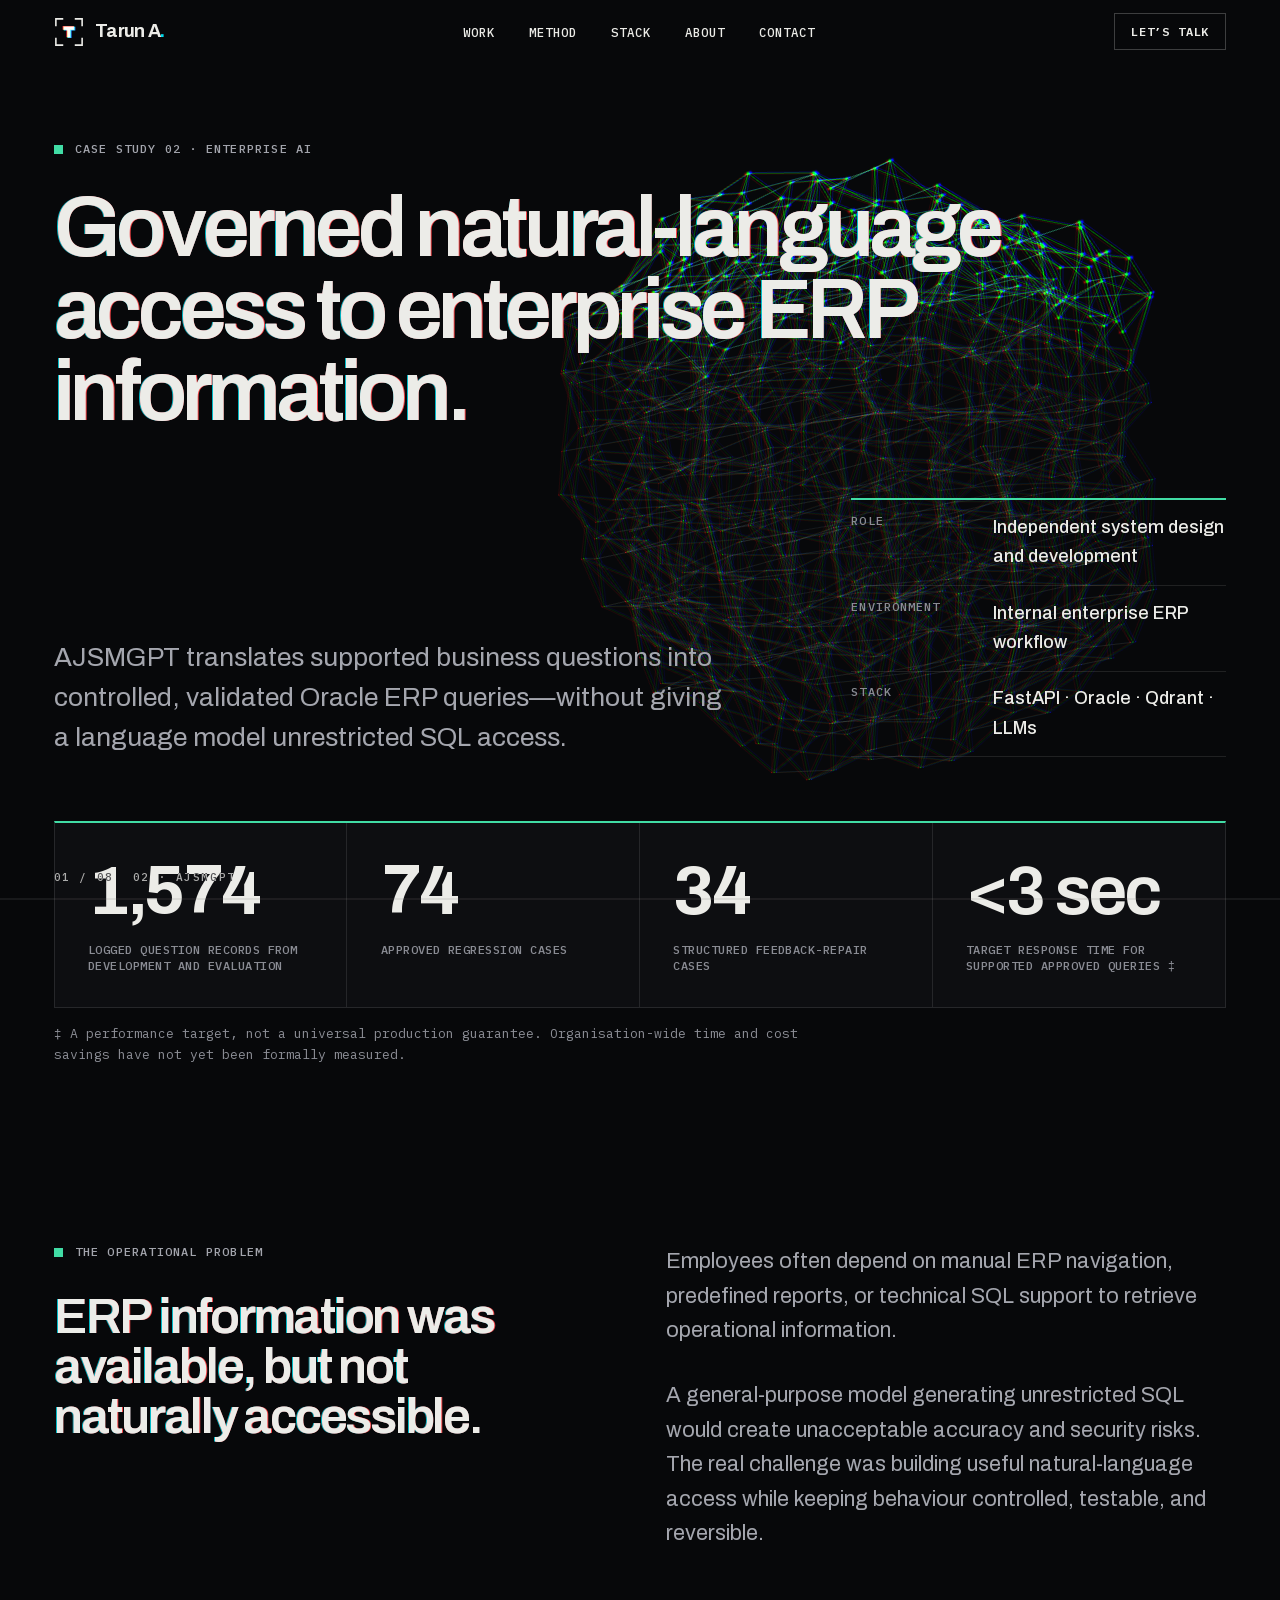
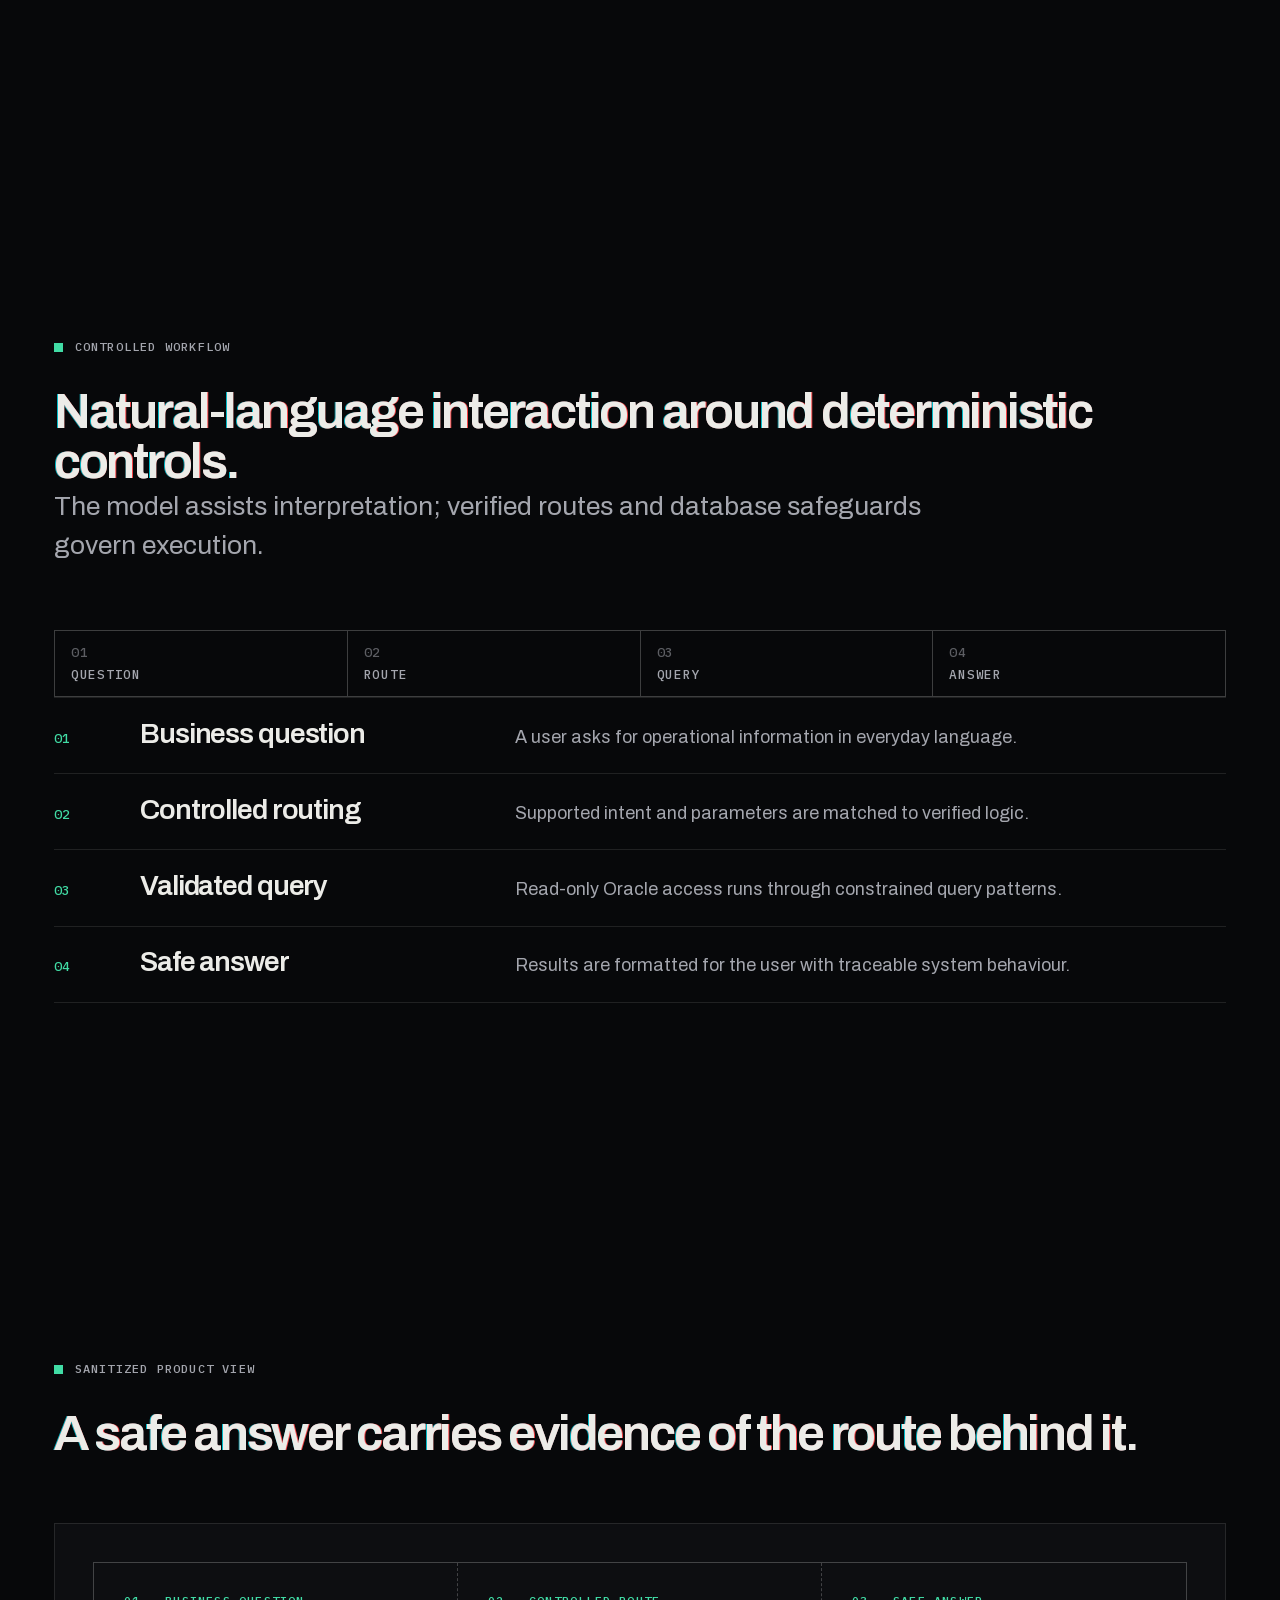
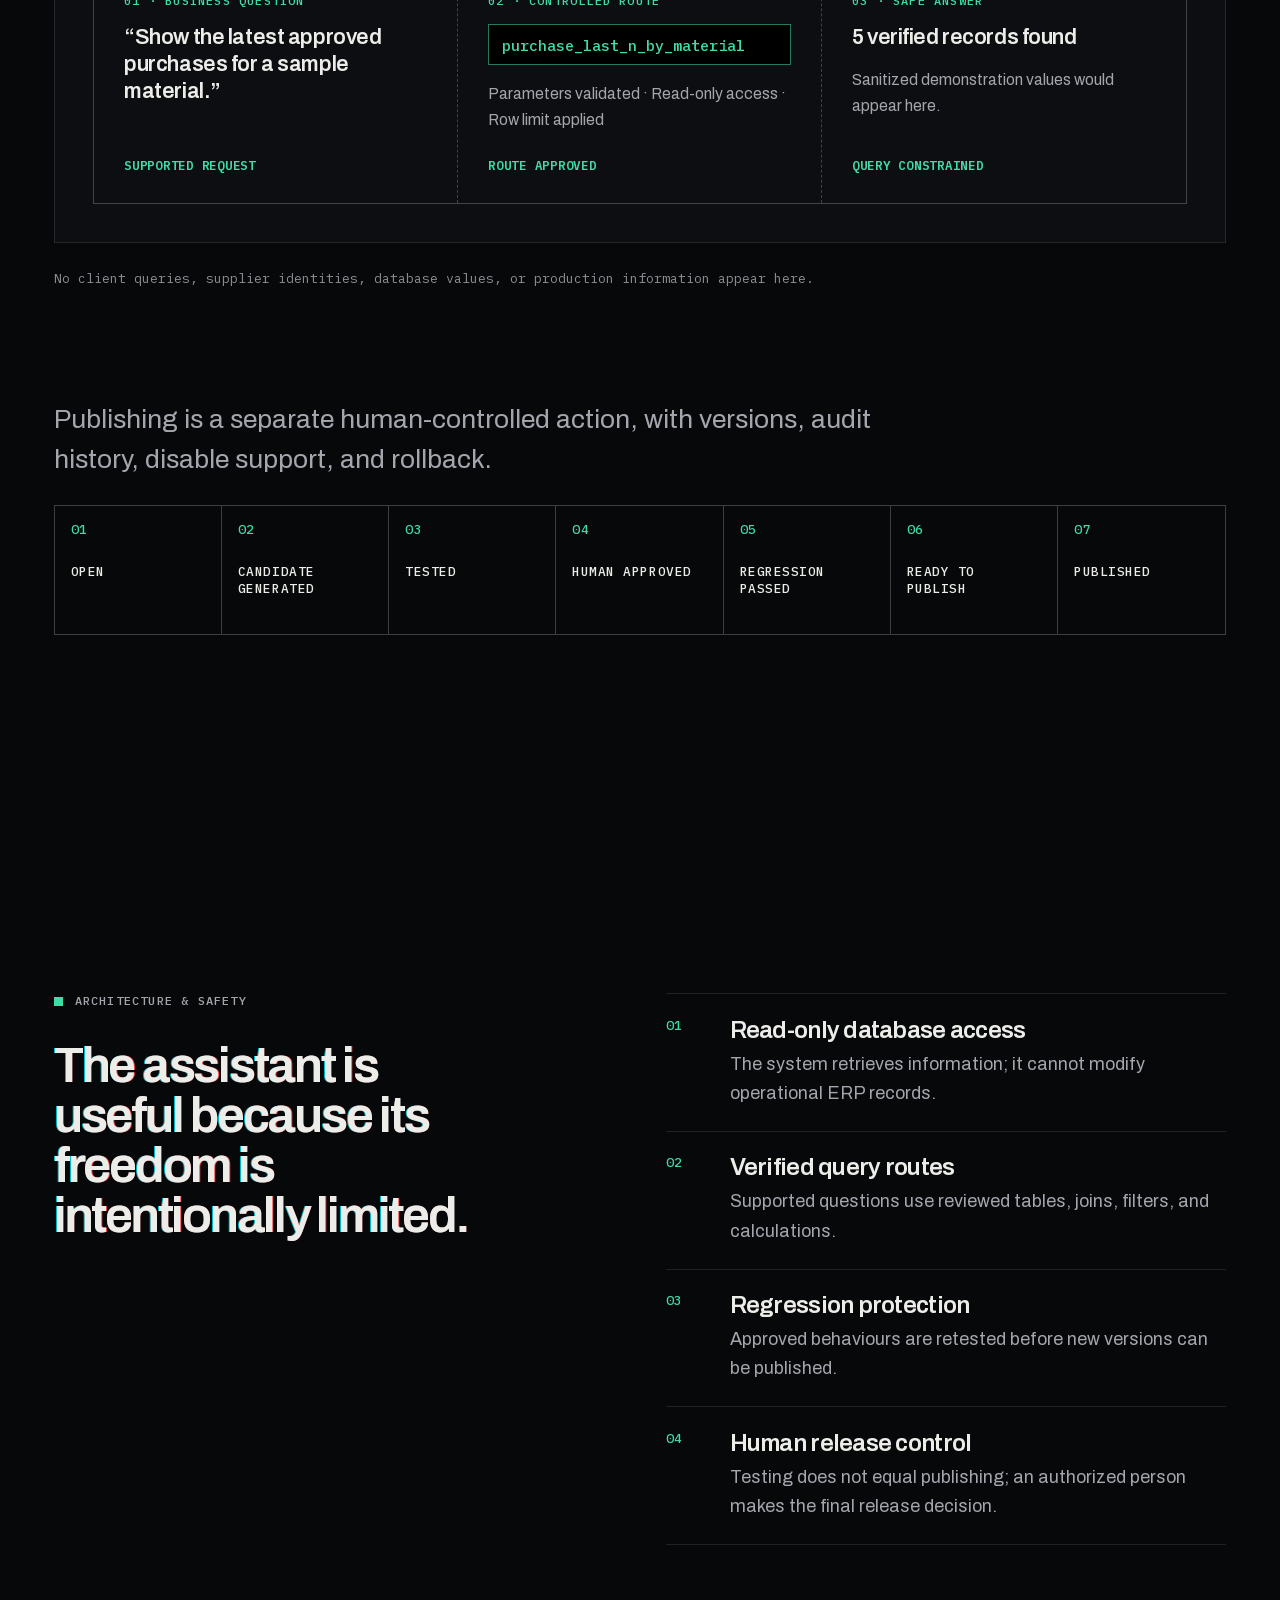
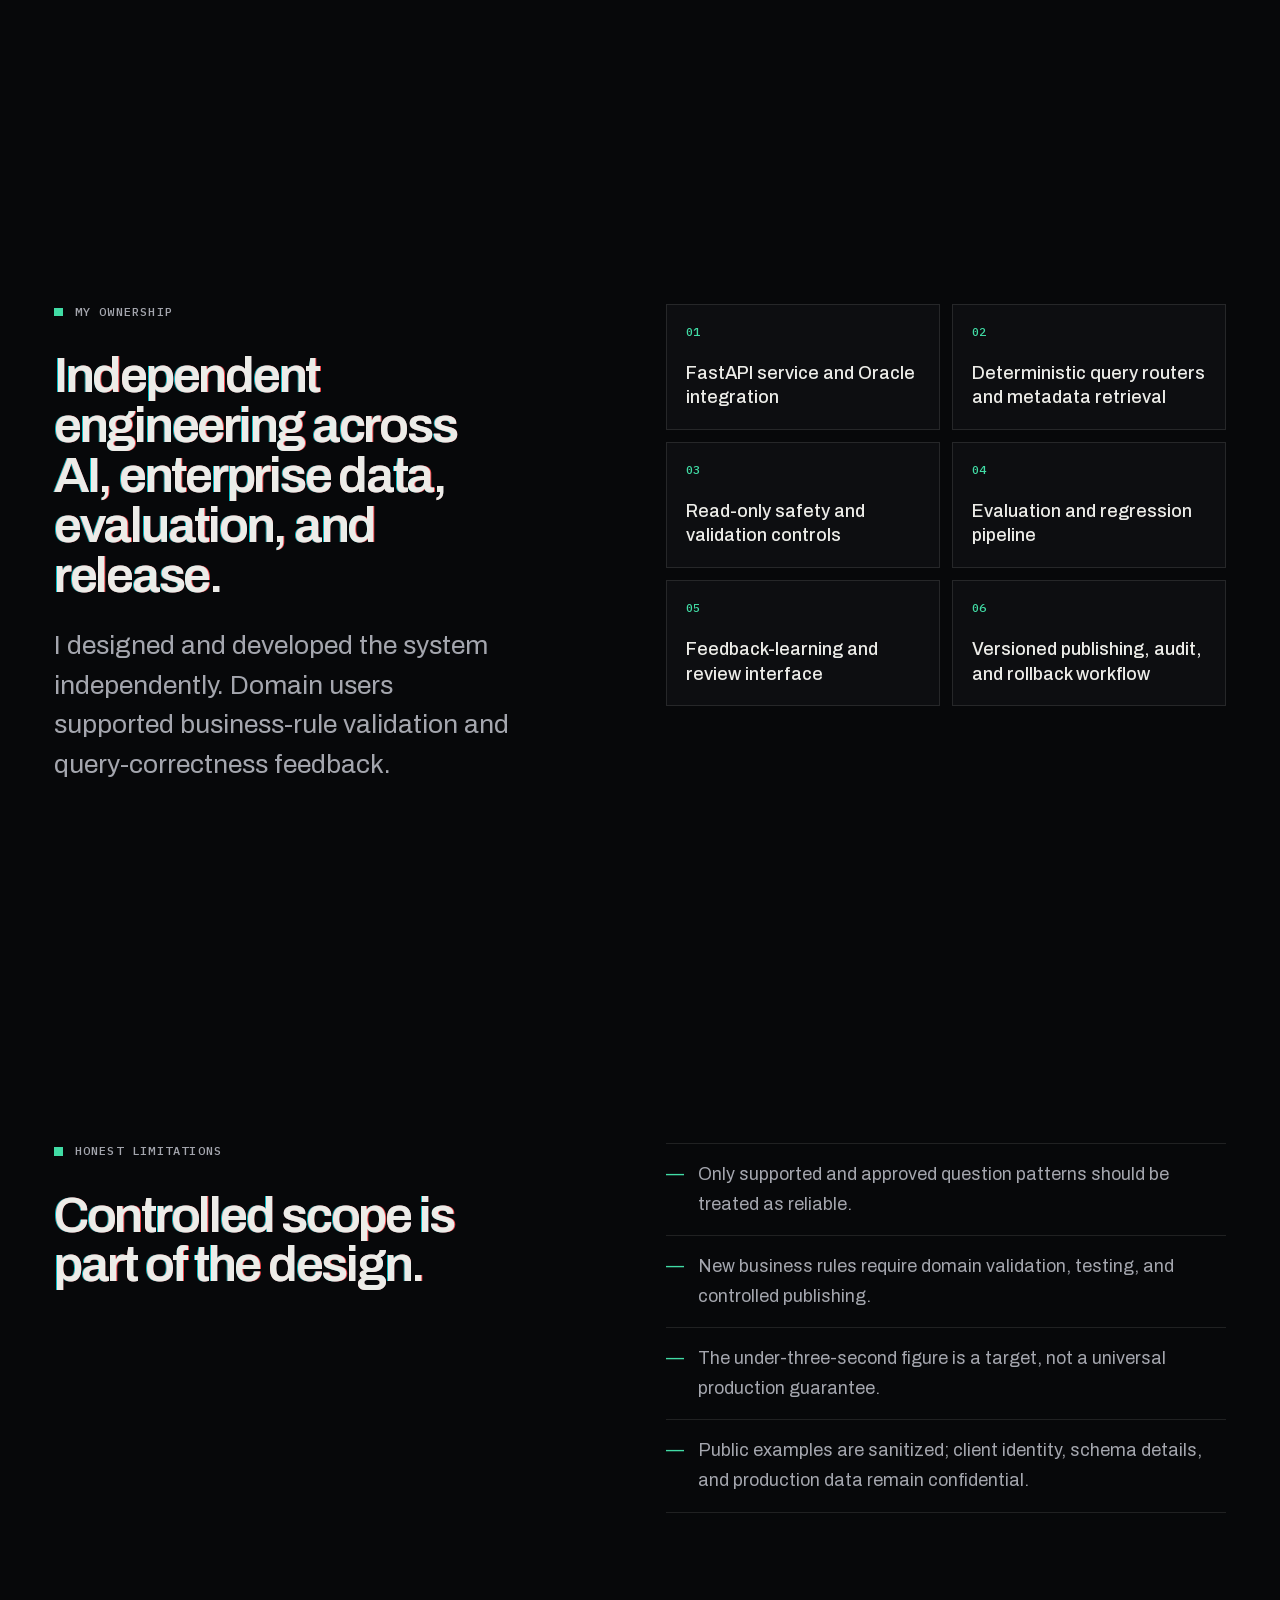
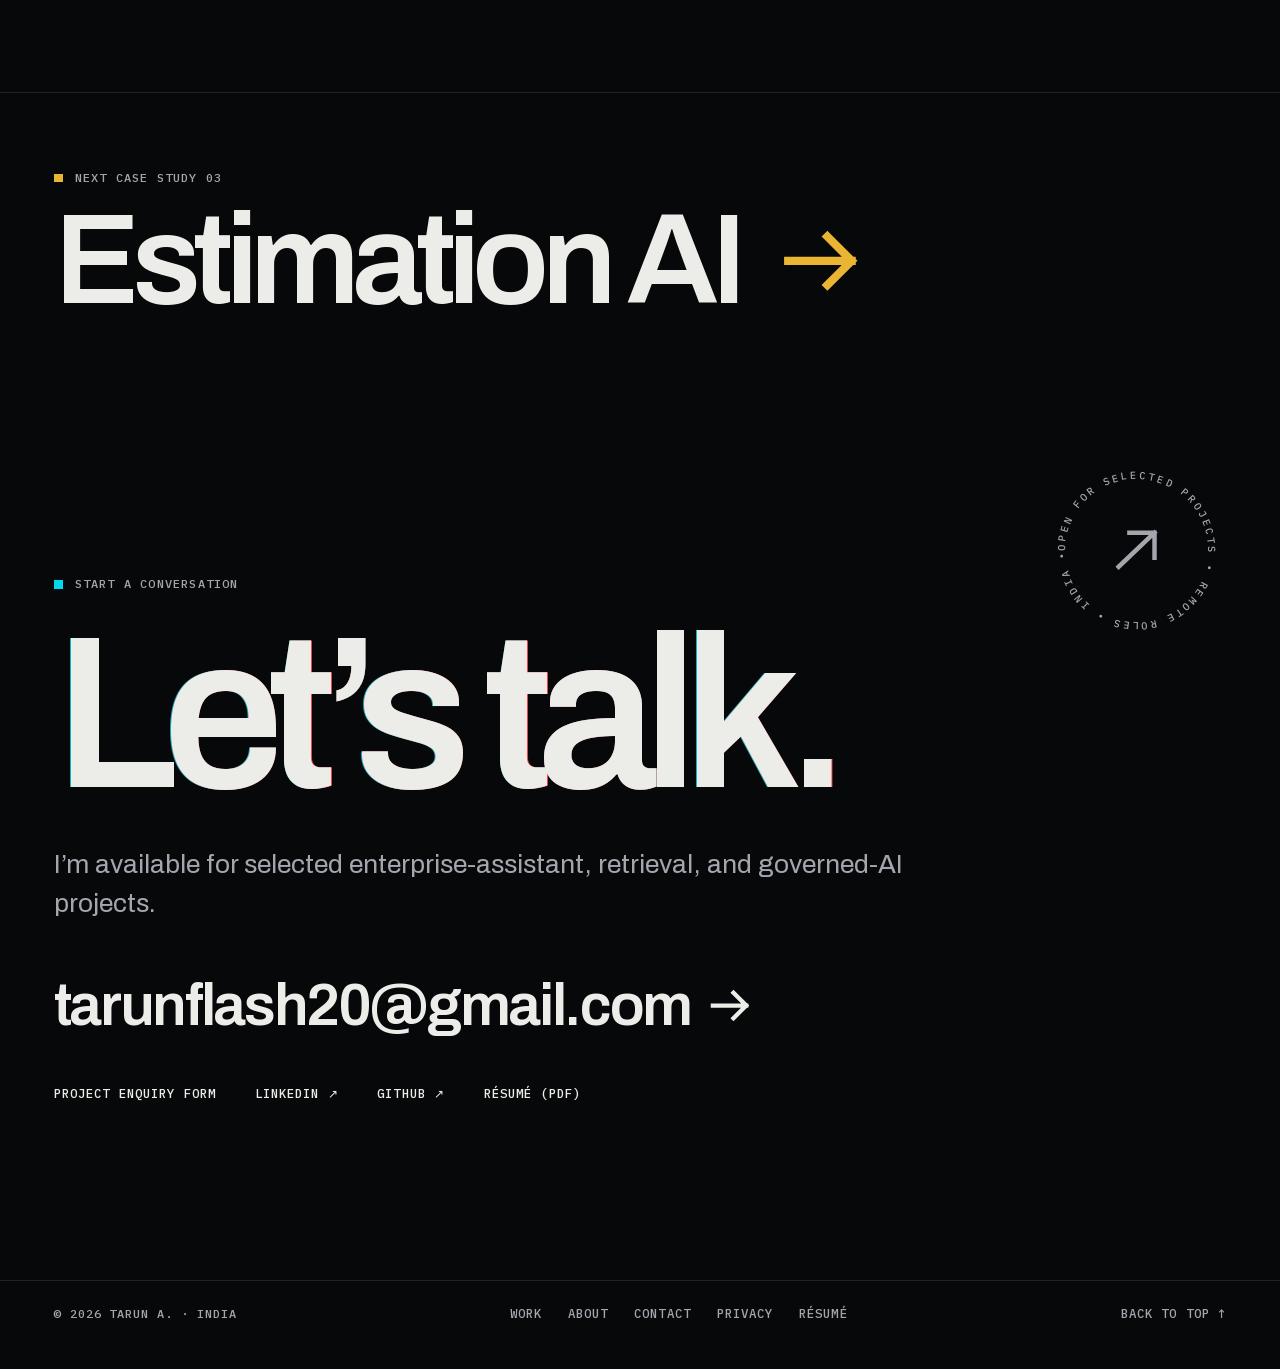
<file: work/ajsmgpt.html>
<!DOCTYPE html><html lang="en"><head><meta charSet="utf-8"/><meta name="viewport" content="width=device-width, initial-scale=1"/><link rel="preload" href="/fonts/archivo-latin.woff2" as="font" crossorigin="anonymous" type="font/woff2"/><link rel="preload" href="/fonts/plex-mono-500.woff2" as="font" crossorigin="anonymous" type="font/woff2"/><link rel="stylesheet" href="/assets/index-CPUiu-YS.css" data-rsc-css-href="/assets/index-CPUiu-YS.css" data-precedence="vite-rsc/importer-resources"/><link rel="modulepreload" href="/assets/layout-segment-context-czIPmcP9.js" crossorigin=""/><link rel="modulepreload" href="/assets/rolldown-runtime-S-ySWqyJ.js" crossorigin=""/><link rel="modulepreload" href="/assets/index-p_PBCUsn.js" crossorigin=""/><link rel="modulepreload" href="/assets/framework-CXnKph_e.js" crossorigin=""/><link rel="modulepreload" href="/assets/Structure-B4eRzLHa.js" crossorigin=""/><link rel="modulepreload" href="/assets/Nav-AS4u8_O8.js" crossorigin=""/><link rel="modulepreload" href="/assets/Motion-1D1eB633.js" crossorigin=""/><title>AJSMGPT case study — Tarun A.</title><meta name="description" content="How Tarun designed a governed enterprise AI assistant for controlled natural-language access to Oracle ERP information."/><meta name="application-name" content="Tarun A."/><meta name="author" content="Tarun A."/><link rel="author" href="https://tarun-builds.com"/><meta property="og:title" content="AJSMGPT case study"/><meta property="og:description" content="How Tarun designed a governed enterprise AI assistant for controlled natural-language access to Oracle ERP information."/><meta property="og:url" content="https://tarun-builds.com/work/ajsmgpt"/><meta property="og:site_name" content="Tarun A."/><meta property="og:type" content="website"/><meta property="og:image" content="https://tarun-builds.com/og.png"/><meta property="og:image:width" content="1200"/><meta property="og:image:height" content="630"/><meta property="og:image:alt" content="Tarun A. — I build AI that does the tedious work and shows its work."/><meta name="twitter:card" content="summary_large_image"/><meta name="twitter:title" content="AJSMGPT case study"/><meta name="twitter:description" content="How Tarun designed a governed enterprise AI assistant for controlled natural-language access to Oracle ERP information."/><meta name="twitter:image" content="https://tarun-builds.com/og.png"/><link rel="icon" href="https://tarun-builds.com/icon.png?67ee64af2840e1eb" sizes="192x192" type="image/png"/><link rel="icon" href="https://tarun-builds.com/favicon.ico?de4ce72da4ddba35" sizes="48x48" type="image/x-icon"/><link rel="apple-touch-icon" href="https://tarun-builds.com/apple-icon.png?2c1fe90066f9d14c" sizes="180x180" type="image/png"/><link rel="manifest" href="https://tarun-builds.com/site.webmanifest"/><link rel="canonical" href="https://tarun-builds.com/work/ajsmgpt"/><meta name="theme-color" content="#07080a"/><meta name="color-scheme" content="dark"/><link rel="preload" href="/fonts/archivo-latin.woff2" as="font" type="font/woff2" crossorigin="anonymous"/><link rel="preload" href="/fonts/plex-mono-500.woff2" as="font" type="font/woff2" crossorigin="anonymous"/><link rel="icon" type="image/svg+xml" href="/favicon.svg"/><script>(function(d,w){var r=d.documentElement;r.classList.add('js');try{if(sessionStorage.getItem('intro'))r.classList.add('skip-intro')}catch(e){}setTimeout(function(){if(!w.__ready)r.classList.add('no-anim')},3500)})(document,window)</script><script type="application/ld+json">{"@context":"https://schema.org","@type":"Person","name":"Tarun A.","jobTitle":"AI Systems Engineer","url":"https://tarun-builds.com","email":"mailto:tarunflash20@gmail.com","sameAs":["https://github.com/TARUN-A27","https://www.linkedin.com/in/tarun-builds/"],"address":{"@type":"PostalAddress","addressCountry":"IN"},"knowsAbout":["OCR","Document intelligence","Retrieval-augmented generation","Oracle","FastAPI","Flask"]}</script><script>self.__VINEXT_RSC_PARAMS__={}</script><script>self.__VINEXT_RSC_NAV__={"pathname":"/work/ajsmgpt","searchParams":[]}</script><link rel="modulepreload" href="/assets/index-p_PBCUsn.js" />
</head><body><canvas class="gl" aria-hidden="true"></canvas><a class="skip" href="#main">Skip to content</a><header class="nav" data-hide="0"><a class="brand" href="/" data-detect="true"><svg class="mark" width="30" height="30" viewBox="0 0 64 64" aria-hidden="true"><path d="M4 18V4h14M46 4h14v14M60 46v14H46M18 60H4V46" fill="none" stroke="currentColor" stroke-width="3.4" stroke-linecap="square"></path><g class="mk-t"><path class="r" d="M20 20h24v8h-8v16h-8V28h-8Z" fill="#ff2d4a"></path><path class="g" d="M20 20h24v8h-8v16h-8V28h-8Z" fill="#26ff7a"></path><path class="b" d="M20 20h24v8h-8v16h-8V28h-8Z" fill="#2f7bff"></path></g></svg><span class="wm">Tarun A<span class="dot">.</span></span></a><nav class="nav-links" aria-label="Primary"><ul><li><a class="u" href="/#work">Work</a></li><li><a class="u" href="/#method">Method</a></li><li><a class="u" href="/#stack">Stack</a></li><li><a class="u" href="/about">About</a></li><li><a class="u" href="/contact">Contact</a></li></ul></nav><div class="nav-r"><a class="btn ghost sm" href="/contact" data-detect="true">Let’s talk</a><button class="menu-btn" type="button" aria-expanded="false" aria-controls="menu">Menu</button></div></header><div id="menu" class="menu" inert=""><ul><li><a href="/#work" style="--k:0">Work<small>0<!-- -->1</small></a></li><li><a href="/#method" style="--k:1">Method<small>0<!-- -->2</small></a></li><li><a href="/#stack" style="--k:2">Stack<small>0<!-- -->3</small></a></li><li><a href="/about" style="--k:3">About<small>0<!-- -->4</small></a></li><li><a href="/contact" style="--k:4">Contact<small>0<!-- -->5</small></a></li></ul><p class="mono">tarunflash20@gmail.com · India</p></div><main id="main"><div style="--hue:165"><section class="ch wrap" data-label="02 · AJSMGPT"><i class="mk" data-s3d="sphere ry=-.5 rx=.14 d=6.1 x=.4 y=-.02 a=1 n=0.12 h=165"></i><p class="lbl rv" data-r="true" data-wait="true">Case study <!-- -->02<!-- --> · <!-- -->Enterprise AI</p><h1 data-r="true" data-wait="true" data-vel="true"><span class="w"><i style="--i:0">Governed</i></span> <span class="w"><i style="--i:1">natural-language</i></span> <span class="w"><i style="--i:2">access</i></span> <span class="w"><i style="--i:3">to</i></span> <span class="w"><i style="--i:4">enterprise</i></span> <span class="w"><i style="--i:5">ERP</i></span> <span class="w"><i style="--i:6">information.</i></span></h1><div class="ch-grid"><p class="lead rv" data-r="true" data-wait="true" style="--d:6">AJSMGPT translates supported business questions into controlled, validated Oracle ERP queries—without giving a language model unrestricted SQL access.</p><dl class="facts rv" data-r="true" data-wait="true" style="--d:7"><div><dt>Role</dt><dd>Independent system design and development</dd></div><div><dt>Environment</dt><dd>Internal enterprise ERP workflow</dd></div><div><dt>Stack</dt><dd>FastAPI · Oracle · Qdrant · LLMs</dd></div></dl></div></section><section class="wrap" aria-label="Project evidence"><div class="cm rv" data-r="true" style="--cols:4"><div><span class="v"><b data-count="true">1,574</b></span><small>Logged question records from development and evaluation</small></div><div><span class="v"><b data-count="true">74</b></span><small>Approved regression cases</small></div><div><span class="v"><b data-count="true">34</b></span><small>Structured feedback-repair cases</small></div><div><span class="v">&lt;3 sec</span><small>Target response time for supported approved queries ‡</small></div></div><p class="qual">‡ A performance target, not a universal production guarantee. Organisation-wide time and cost savings have not yet been formally measured.</p></section><section class="sec wrap two" data-label="Problem"><i class="mk" data-s3d="sphere ry=.3 rx=.2 d=6.4 x=.44 y=0 a=.4 n=0.1 h=165"></i><div class="l"><p class="lbl rv" data-r="true">The operational problem</p><h2 class="h3" data-r="true" data-vel="true"><span class="w"><i style="--i:0">ERP</i></span> <span class="w"><i style="--i:1">information</i></span> <span class="w"><i style="--i:2">was</i></span> <span class="w"><i style="--i:3">available,</i></span> <span class="w"><i style="--i:4">but</i></span> <span class="w"><i style="--i:5">not</i></span> <span class="w"><i style="--i:6">naturally</i></span> <span class="w"><i style="--i:7">accessible.</i></span></h2></div><div class="r prose"><p class="rv" data-r="true" style="--d:1">Employees often depend on manual ERP navigation, predefined reports, or technical SQL support to retrieve operational information.</p><p class="rv" data-r="true" style="--d:2">A general-purpose model generating unrestricted SQL would create unacceptable accuracy and security risks. The real challenge was building useful natural-language access while keeping behaviour controlled, testable, and reversible.</p></div></section><section class="sec wrap" data-label="Workflow"><i class="mk" data-s3d="cube ry=1.1 rx=.3 d=6.4 x=-.44 y=0 a=.3 n=0 h=165"></i><p class="lbl rv" data-r="true">Controlled workflow</p><h2 class="h3" data-r="true" data-vel="true"><span class="w"><i style="--i:0">Natural-language</i></span> <span class="w"><i style="--i:1">interaction</i></span> <span class="w"><i style="--i:2">around</i></span> <span class="w"><i style="--i:3">deterministic</i></span> <span class="w"><i style="--i:4">controls.</i></span></h2><p class="lead rv" data-r="true" style="--d:2">The model assists interpretation; verified routes and database safeguards govern execution.</p><div class="gap"></div><ol class="flow" data-r="true"><li style="--k:0"><span>01</span>Question</li><li style="--k:1"><span>02</span>Route</li><li style="--k:2"><span>03</span>Query</li><li style="--k:3"><span>04</span>Answer</li></ol><ol class="stg"><li class="rv" data-r="true" style="--d:0"><span class="no">0<!-- -->1</span><h3>Business question</h3><p>A user asks for operational information in everyday language.</p></li><li class="rv" data-r="true" style="--d:1"><span class="no">0<!-- -->2</span><h3>Controlled routing</h3><p>Supported intent and parameters are matched to verified logic.</p></li><li class="rv" data-r="true" style="--d:2"><span class="no">0<!-- -->3</span><h3>Validated query</h3><p>Read-only Oracle access runs through constrained query patterns.</p></li><li class="rv" data-r="true" style="--d:0"><span class="no">0<!-- -->4</span><h3>Safe answer</h3><p>Results are formatted for the user with traceable system behaviour.</p></li></ol></section><section class="sec wrap" data-label="Product view"><i class="mk" data-s3d="cube ry=1.6 rx=.3 d=7 x=0 y=0 a=.14 n=0 h=165"></i><p class="lbl rv" data-r="true">Sanitized product view</p><h2 class="h3" data-r="true" data-vel="true"><span class="w"><i style="--i:0">A</i></span> <span class="w"><i style="--i:1">safe</i></span> <span class="w"><i style="--i:2">answer</i></span> <span class="w"><i style="--i:3">carries</i></span> <span class="w"><i style="--i:4">evidence</i></span> <span class="w"><i style="--i:5">of</i></span> <span class="w"><i style="--i:6">the</i></span> <span class="w"><i style="--i:7">route</i></span> <span class="w"><i style="--i:8">behind</i></span> <span class="w"><i style="--i:9">it.</i></span></h2><div class="gap"></div><div class="demo rv" data-r="true"><div class="qd" role="img" aria-label="Sanitized demonstration: a business question, the controlled route it maps to, and the safe answer."><div><small>01 · Business question</small><strong>“Show the latest approved purchases for a sample material.”</strong><span class="st">Supported request</span></div><div><small>02 · Controlled route</small><code>purchase_last_n_by_material</code><p>Parameters validated · Read-only access · Row limit applied</p><span class="st">Route approved</span></div><div><small>03 · Safe answer</small><strong>5 verified records found</strong><p>Sanitized demonstration values would appear here.</p><span class="st">Query constrained</span></div></div></div><p class="cap">No client queries, supplier identities, database values, or production information appear here.</p><div class="gap"></div><p class="lbl rv" data-r="true">Controlled release</p><p class="lead rv" data-r="true" style="--d:1">Publishing is a separate human-controlled action, with versions, audit history, disable support, and rollback.</p><ol class="rel rv" data-r="true"><li><span>0<!-- -->1</span>Open</li><li><span>0<!-- -->2</span>Candidate generated</li><li><span>0<!-- -->3</span>Tested</li><li><span>0<!-- -->4</span>Human approved</li><li><span>0<!-- -->5</span>Regression passed</li><li><span>0<!-- -->6</span>Ready to publish</li><li><span>0<!-- -->7</span>Published</li></ol></section><section class="sec wrap two" data-label="Controls"><i class="mk" data-s3d="cube ry=2.3 rx=.25 d=6.6 x=.44 y=0 a=.26 n=0 h=165"></i><div class="l"><p class="lbl rv" data-r="true">Architecture &amp; safety</p><h2 class="h3" data-r="true" data-vel="true"><span class="w"><i style="--i:0">The</i></span> <span class="w"><i style="--i:1">assistant</i></span> <span class="w"><i style="--i:2">is</i></span> <span class="w"><i style="--i:3">useful</i></span> <span class="w"><i style="--i:4">because</i></span> <span class="w"><i style="--i:5">its</i></span> <span class="w"><i style="--i:6">freedom</i></span> <span class="w"><i style="--i:7">is</i></span> <span class="w"><i style="--i:8">intentionally</i></span> <span class="w"><i style="--i:9">limited.</i></span></h2></div><ul class="r ctl"><li class="rv" data-r="true" style="--d:0"><span class="no">0<!-- -->1</span><div><h3>Read-only database access</h3><p>The system retrieves information; it cannot modify operational ERP records.</p></div></li><li class="rv" data-r="true" style="--d:1"><span class="no">0<!-- -->2</span><div><h3>Verified query routes</h3><p>Supported questions use reviewed tables, joins, filters, and calculations.</p></div></li><li class="rv" data-r="true" style="--d:0"><span class="no">0<!-- -->3</span><div><h3>Regression protection</h3><p>Approved behaviours are retested before new versions can be published.</p></div></li><li class="rv" data-r="true" style="--d:1"><span class="no">0<!-- -->4</span><div><h3>Human release control</h3><p>Testing does not equal publishing; an authorized person makes the final release decision.</p></div></li></ul></section><section class="sec wrap two" data-label="Ownership"><div class="l"><p class="lbl rv" data-r="true">My ownership</p><h2 class="h3" data-r="true" data-vel="true"><span class="w"><i style="--i:0">Independent</i></span> <span class="w"><i style="--i:1">engineering</i></span> <span class="w"><i style="--i:2">across</i></span> <span class="w"><i style="--i:3">AI,</i></span> <span class="w"><i style="--i:4">enterprise</i></span> <span class="w"><i style="--i:5">data,</i></span> <span class="w"><i style="--i:6">evaluation,</i></span> <span class="w"><i style="--i:7">and</i></span> <span class="w"><i style="--i:8">release.</i></span></h2><p class="lead rv" data-r="true" style="--d:2">I designed and developed the system independently. Domain users supported business-rule validation and query-correctness feedback.</p></div><ul class="r own"><li class="rv" data-r="true" style="--d:0"><span>0<!-- -->1</span>FastAPI service and Oracle integration</li><li class="rv" data-r="true" style="--d:1"><span>0<!-- -->2</span>Deterministic query routers and metadata retrieval</li><li class="rv" data-r="true" style="--d:0"><span>0<!-- -->3</span>Read-only safety and validation controls</li><li class="rv" data-r="true" style="--d:1"><span>0<!-- -->4</span>Evaluation and regression pipeline</li><li class="rv" data-r="true" style="--d:0"><span>0<!-- -->5</span>Feedback-learning and review interface</li><li class="rv" data-r="true" style="--d:1"><span>0<!-- -->6</span>Versioned publishing, audit, and rollback workflow</li></ul></section><section class="sec wrap two" data-label="Limits"><i class="mk" data-s3d="cube ry=3 rx=.3 d=6.8 x=-.44 y=0 a=.22 n=0 h=165"></i><div class="l"><p class="lbl rv" data-r="true">Honest limitations</p><h2 class="h3" data-r="true" data-vel="true"><span class="w"><i style="--i:0">Controlled</i></span> <span class="w"><i style="--i:1">scope</i></span> <span class="w"><i style="--i:2">is</i></span> <span class="w"><i style="--i:3">part</i></span> <span class="w"><i style="--i:4">of</i></span> <span class="w"><i style="--i:5">the</i></span> <span class="w"><i style="--i:6">design.</i></span></h2></div><ul class="r lim"><li class="rv" data-r="true" style="--d:0">Only supported and approved question patterns should be treated as reliable.</li><li class="rv" data-r="true" style="--d:1">New business rules require domain validation, testing, and controlled publishing.</li><li class="rv" data-r="true" style="--d:0">The under-three-second figure is a target, not a universal production guarantee.</li><li class="rv" data-r="true" style="--d:1">Public examples are sanitized; client identity, schema details, and production data remain confidential.</li></ul></section><a class="nextp wrap" href="/work/estimation-ai" data-detect="true" style="--hue:85"><span class="lbl">Next case study <!-- -->03</span><span class="big">Estimation AI<svg class="arr" viewBox="0 0 24 24" width="1em" height="1em" aria-hidden="true"><path d="M3 12h17M13.5 5.5 20 12l-6.5 6.5" fill="none" stroke="currentColor" stroke-width="2.2" stroke-linecap="square"></path></svg></span></a><section class="cta sec" id="contact" data-label="Contact" style="--hue:205"><i class="mk" data-s3d="cube ry=.8 rx=.28 d=4.8 x=.2 y=-.12 a=.55 n=.02 h=-1"></i><div class="wrap"><p class="lbl rv" data-r="true">Start a conversation</p><h2 class="big" data-r="true" data-vel="true"><span class="w"><i style="--i:0">Let’s</i></span> <span class="w"><i style="--i:1">talk.</i></span></h2><p class="lead rv" data-r="true" style="--d:2">I’m available for selected enterprise-assistant, retrieval, and governed-AI projects.</p><a class="mail rv" data-r="true" data-detect="true" data-mag="true" href="mailto:tarunflash20@gmail.com" style="--d:3">tarunflash20@gmail.com<svg class="arr" viewBox="0 0 24 24" width="1em" height="1em" aria-hidden="true"><path d="M3 12h17M13.5 5.5 20 12l-6.5 6.5" fill="none" stroke="currentColor" stroke-width="2.2" stroke-linecap="square"></path></svg></a><div class="cta-links rv" data-r="true" style="--d:4"><a class="u" href="/contact" data-detect="true">Project enquiry form</a><a class="u" href="https://www.linkedin.com/in/tarun-builds/" target="_blank" rel="noopener noreferrer" data-detect="true">LinkedIn ↗</a><a class="u" href="https://github.com/TARUN-A27" target="_blank" rel="noreferrer" data-detect="true">GitHub ↗</a><a class="u" href="/Tarun-A-Resume.pdf" download="" data-detect="true">Résumé (PDF)</a></div></div><svg class="seal" viewBox="0 0 200 200" data-spin="true" aria-hidden="true"><defs><path id="seal-circle" d="M100 100m-80 0a80 80 0 1 1 160 0a80 80 0 1 1-160 0"></path></defs><text><textPath href="#seal-circle" textLength="500" lengthAdjust="spacing">OPEN FOR SELECTED PROJECTS • REMOTE ROLES • INDIA • </textPath></text><path class="seal-arrow" d="M80 118 120 80M92 80h28v28" fill="none" stroke="currentColor" stroke-width="5" stroke-linecap="square"></path></svg></section></div></main><footer class="foot" id="foot"><div class="wrap"><span>© 2026 Tarun A. · India</span><nav aria-label="Footer"><a class="u" href="/#work">Work</a><a class="u" href="/about">About</a><a class="u" href="/contact">Contact</a><a class="u" href="/privacy">Privacy</a><a class="u" href="/Tarun-A-Resume.pdf" download="">Résumé</a></nav><a class="u" href="#">Back to top ↑</a></div></footer><div class="hud" aria-hidden="true"><span class="hud-n">01 / 07</span><span class="hud-l">Intro</span><i class="hud-bar"><b></b></i></div><script id="_R_">import("/assets/index-p_PBCUsn.js")</script></body></html><script>self.__VINEXT_RSC_CHUNKS__=self.__VINEXT_RSC_CHUNKS__||[];self.__VINEXT_RSC_CHUNKS__.push("2:I[\"26b2bbabe37b\",[],\"default\",1]\n3:I[\"3e58ca9e5ef5\",[],\"default\",1]\n4:I[\"8c0f216c4604\",[],\"Children\",1]\n5:I[\"cd59ad7fe9d3\",[],\"default\",1]\n:HL[\"/assets/index-CPUiu-YS.css\",\"style\"]\n:HL[\"/fonts/archivo-latin.woff2\",\"font\",{\"crossOrigin\":\"anonymous\",\"type\":\"font/woff2\"}]\n:HL[\"/fonts/plex-mono-500.woff2\",\"font\",{\"crossOrigin\":\"anonymous\",\"type\":\"font/woff2\"}]\n")</script><script>self.__VINEXT_RSC_CHUNKS__=self.__VINEXT_RSC_CHUNKS__||[];self.__VINEXT_RSC_CHUNKS__.push("0:{\"__route\":\"route:/work/ajsmgpt\",\"__interceptionContext\":null,\"__layoutIds\":[\"layout:/\"],\"__rootLayout\":\"/\",\"page:/work/ajsmgpt\":\"$L1\",\"layout:/\":[[[[\"$\",\"link\",\"css:/assets/index-CPUiu-YS.css\",{\"rel\":\"stylesheet\",\"precedence\":\"vite-rsc/importer-resources\",\"href\":\"/assets/index-CPUiu-YS.css\",\"data-rsc-css-href\":\"/assets/index-CPUiu-YS.css\"}],\"$undefined\"],[\"$\",\"html\",null,{\"lang\":\"en\",\"suppressHydrationWarning\":true,\"children\":[[\"$\",\"head\",null,{\"children\":[[\"$\",\"script\",null,{\"dangerouslySetInnerHTML\":{\"__html\":\"(function(d,w){var r=d.documentElement;r.classList.add('js');try{if(sessionStorage.getItem('intro'))r.classList.add('skip-intro')}catch(e){}setTimeout(function(){if(!w.__ready)r.classList.add('no-anim')},3500)})(document,window)\"}}],[\"$\",\"link\",null,{\"rel\":\"preload\",\"href\":\"/fonts/archivo-latin.woff2\",\"as\":\"font\",\"type\":\"font/woff2\",\"crossOrigin\":\"anonymous\"}],[\"$\",\"link\",null,{\"rel\":\"preload\",\"href\":\"/fonts/plex-mono-500.woff2\",\"as\":\"font\",\"type\":\"font/woff2\",\"crossOrigin\":\"anonymous\"}],[\"$\",\"link\",null,{\"rel\":\"icon\",\"type\":\"image/svg+xml\",\"href\":\"/favicon.svg\"}],[\"$\",\"script\",null,{\"type\":\"application/ld+json\",\"dangerouslySetInnerHTML\":{\"__html\":\"{\\\"@context\\\":\\\"https://schema.org\\\",\\\"@type\\\":\\\"Person\\\",\\\"name\\\":\\\"Tarun A.\\\",\\\"jobTitle\\\":\\\"AI Systems Engineer\\\",\\\"url\\\":\\\"https://tarun-builds.com\\\",\\\"email\\\":\\\"mailto:tarunflash20@gmail.com\\\",\\\"sameAs\\\":[\\\"https://github.com/TARUN-A27\\\",\\\"https://www.linkedin.com/in/tarun-builds/\\\"],\\\"address\\\":{\\\"@type\\\":\\\"PostalAddress\\\",\\\"addressCountry\\\":\\\"IN\\\"},\\\"knowsAbout\\\":[\\\"OCR\\\",\\\"Document intelligence\\\",\\\"Retrieval-augmented generation\\\",\\\"Oracle\\\",\\\"FastAPI\\\",\\\"Flask\\\"]}\"}}]]}],[\"$\",\"body\",null,{\"children\":[[\"$\",\"$L2\",null,{}],[\"$\",\"a\",null,{\"className\":\"skip\",\"href\":\"#main\",\"children\":\"Skip to content\"}],[\"$\",\"$L3\",null,{}],[\"$\",\"main\",null,{\"id\":\"main\",\"children\":[\"$\",\"$L4\",null,{}]}],[\"$\",\"footer\",null,{\"className\":\"foot\",\"id\":\"foot\",\"children\":[\"$\",\"div\",null,{\"className\":\"wrap\",\"children\":[[\"$\",\"span\",null,{\"children\":\"© 2026 Tarun A. · India\"}],[\"$\",\"nav\",null,{\"aria-label\":\"Footer\",\"children\":[[\"$\",\"a\",null,{\"className\":\"u\",\"href\":\"/#work\",\"children\":\"Work\"}],[\"$\",\"a\",null,{\"className\":\"u\",\"href\":\"/about\",\"children\":\"About\"}],[\"$\",\"a\",null,{\"className\":\"u\",\"href\":\"/contact\",\"children\":\"Contact\"}],[\"$\",\"a\",null,{\"className\":\"u\",\"href\":\"/privacy\",\"children\":\"Privacy\"}],[\"$\",\"a\",null,{\"className\":\"u\",\"href\":\"/Tarun-A-Resume.pdf\",\"download\":true,\"children\":\"Résumé\"}]]}],[\"$\",\"a\",null,{\"className\":\"u\",\"href\":\"#\",\"children\":\"Back to top ↑\"}]]}]}],[\"$\",\"div\",null,{\"className\":\"hud\",\"aria-hidden\":\"true\",\"children\":[[\"$\",\"span\",null,{\"className\":\"hud-n\",\"children\":\"01 / 07\"}],[\"$\",\"span\",null,{\"className\":\"hud-l\",\"children\":\"Intro\"}],[\"$\",\"i\",null,{\"className\":\"hud-bar\",\"children\":[\"$\",\"b\",null,{}]}]]}],[\"$\",\"$L5\",null,{}]]}]]}]],null],\"route:/work/ajsmgpt\":[[[\"$\",\"meta\",null,{\"charSet\":\"utf-8\"}],[[\"$\",\"title\",\"0\",{\"children\":\"AJSMGPT case study — Tarun A.\"}],[\"$\",\"meta\",\"1\",{\"name\":\"description\",\"content\":\"How Tarun designed a governed enterprise AI assistant for controlled natural-language access to Oracle ERP information.\"}],[\"$\",\"meta\",\"2\",{\"name\":\"application-name\",\"content\":\"Tarun A.\"}],[\"$\",\"meta\",\"3\",{\"name\":\"author\",\"content\":\"Tarun A.\"}],[\"$\",\"link\",\"4\",{\"rel\":\"author\",\"href\":\"https://tarun-builds.com\"}],[\"$\",\"meta\",\"5\",{\"property\":\"og:title\",\"content\":\"AJSMGPT case study\"}],[\"$\",\"meta\",\"6\",{\"property\":\"og:description\",\"content\":\"How Tarun designed a governed enterprise AI assistant for controlled natural-language access to Oracle ERP information.\"}],[\"$\",\"meta\",\"7\",{\"property\":\"og:url\",\"content\":\"https://tarun-builds.com/work/ajsmgpt\"}],[\"$\",\"meta\",\"8\",{\"property\":\"og:site_name\",\"content\":\"Tarun A.\"}],[\"$\",\"meta\",\"9\",{\"property\":\"og:type\",\"content\":\"website\"}],[\"$\",\"meta\",\"10\",{\"property\":\"og:image\",\"content\":\"https://tarun-builds.com/og.png\"}],[\"$\",\"meta\",\"11\",{\"property\":\"og:image:width\",\"content\":\"1200\"}],[\"$\",\"meta\",\"12\",{\"property\":\"og:image:height\",\"content\":\"630\"}],[\"$\",\"meta\",\"13\",{\"property\":\"og:image:alt\",\"content\":\"Tarun A. — I build AI that does the tedious work and shows its work.\"}],[\"$\",\"meta\",\"14\",{\"name\":\"twitter:card\",\"content\":\"summary_large_image\"}],[\"$\",\"meta\",\"15\",{\"name\":\"twitter:title\",\"content\":\"AJSMGPT case study\"}],[\"$\",\"meta\",\"16\",{\"name\":\"twitter:description\",\"content\":\"How Tarun designed a governed enterprise AI assistant for controlled natural-language access to Oracle ERP information.\"}],\"$L6\",\"$L7\",\"$L8\",\"$L9\",\"$La\",\"$Lb\"],\"$Lc\"],\"$Ld\"],\"__layoutFlags\":{\"layout:/\":\"s\"},\"__artifactCompatibility\":{\"schemaVersion\":1,\"graphVersion\":\"app-route-graph:eyonhd13vnn9c\",\"deploymentVersion\":\"0854fd15-d1a5-4984-b872-f79bb5f6a080\",\"appElementsSchemaVersion\":1,\"rscPayloadSchemaVersion\":1,\"rootBoundaryId\":\"/\",\"renderEpoch\":null}}\n")</script><script>self.__VINEXT_RSC_CHUNKS__=self.__VINEXT_RSC_CHUNKS__||[];self.__VINEXT_RSC_CHUNKS__.push("e:I[\"15c18cfaeeff\",[],\"LayoutSegmentProvider\",1]\nf:I[\"8c0f216c4604\",[],\"Slot\",1]\n10:I[\"593f344dc510\",[],\"NotFoundBoundary\",1]\n11:I[\"593f344dc510\",[],\"RedirectBoundary\",1]\n6:[\"$\",\"meta\",\"17\",{\"name\":\"twitter:image\",\"content\":\"https://tarun-builds.com/og.png\"}]\n7:[\"$\",\"link\",\"18\",{\"rel\":\"icon\",\"href\":\"https://tarun-builds.com/icon.png?67ee64af2840e1eb\",\"sizes\":\"192x192\",\"type\":\"image/png\"}]\n8:[\"$\",\"link\",\"19\",{\"rel\":\"icon\",\"href\":\"https://tarun-builds.com/favicon.ico?de4ce72da4ddba35\",\"sizes\":\"48x48\",\"type\":\"image/x-icon\"}]\n9:[\"$\",\"link\",\"20\",{\"rel\":\"apple-touch-icon\",\"href\":\"https://tarun-builds.com/apple-icon.png?2c1fe90066f9d14c\",\"sizes\":\"180x180\",\"type\":\"image/png\"}]\na:[\"$\",\"link\",\"21\",{\"rel\":\"manifest\",\"href\":\"https://tarun-builds.com/site.webmanifest\"}]\nb:[\"$\",\"link\",\"22\",{\"rel\":\"canonical\",\"href\":\"https://tarun-builds.com/work/ajsmgpt\"}]\nc:[[\"$\",\"meta\",\"0\",{\"name\":\"viewport\",\"content\":\"width=device-width, initial-scale=1\"}],[\"$\",\"meta\",\"1\",{\"name\":\"theme-color\",\"content\":\"#07080a\"}],[\"$\",\"meta\",\"2\",{\"name\":\"color-scheme\",\"content\":\"dark\"}]]\n")</script><script>self.__VINEXT_RSC_CHUNKS__=self.__VINEXT_RSC_CHUNKS__||[];self.__VINEXT_RSC_CHUNKS__.push("d:[\"$\",\"$Le\",null,{\"segmentMap\":{\"children\":[\"work\",\"ajsmgpt\"]},\"children\":[\"$\",\"$Lf\",null,{\"id\":\"layout:/\",\"parallelSlots\":\"$undefined\",\"children\":[\"$\",\"$L10\",null,{\"resetKey\":\"work\",\"fallback\":[\"$\",\"section\",null,{\"className\":\"ph wrap nf\",\"data-label\":\"404\",\"children\":[[\"$\",\"i\",null,{\"className\":\"mk\",\"data-s3d\":\"sphere ry=.3 rx=.2 d=5.6 x=.34 y=0 a=.85 n=.2 h=350\"}],[\"$\",\"p\",null,{\"className\":\"lbl\",\"children\":\"Error 404\"}],[\"$\",\"h1\",null,{\"children\":[[\"$\",\"span\",null,{\"className\":\"ln\",\"children\":\"This page isn’t\"}],[\"$\",\"span\",null,{\"className\":\"ln acc\",\"children\":\"in the ledger.\"}]]}],[\"$\",\"p\",null,{\"className\":\"lead\",\"children\":\"The link may be old, or the address mistyped. The work, the method and my contact details are all one click away.\"}],[\"$\",\"div\",null,{\"className\":\"cta-row\",\"children\":[[\"$\",\"a\",null,{\"className\":\"btn solid\",\"href\":\"/\",\"data-detect\":true,\"children\":[\"Back to the portfolio \",[\"$\",\"svg\",null,{\"className\":\"arr\",\"viewBox\":\"0 0 24 24\",\"width\":\"1em\",\"height\":\"1em\",\"aria-hidden\":\"true\",\"children\":[\"$\",\"path\",null,{\"d\":\"M3 12h17M13.5 5.5 20 12l-6.5 6.5\",\"fill\":\"none\",\"stroke\":\"currentColor\",\"strokeWidth\":\"2.2\",\"strokeLinecap\":\"square\"}]}]]}],[\"$\",\"a\",null,{\"className\":\"btn ghost\",\"href\":\"/contact\",\"data-detect\":true,\"children\":\"Contact\"}]]}]]}],\"children\":[\"$\",\"$L10\",null,{\"resetKey\":\"[\\\"work\\\",\\\"ajsmgpt\\\"]\",\"fallback\":[\"$\",\"section\",null,{\"className\":\"ph wrap nf\",\"data-label\":\"404\",\"children\":[[\"$\",\"i\",null,{\"className\":\"mk\",\"data-s3d\":\"sphere ry=.3 rx=.2 d=5.6 x=.34 y=0 a=.85 n=.2 h=350\"}],[\"$\",\"p\",null,{\"className\":\"lbl\",\"children\":\"Error 404\"}],[\"$\",\"h1\",null,{\"children\":[[\"$\",\"span\",null,{\"className\":\"ln\",\"children\":\"This page isn’t\"}],[\"$\",\"span\",null,{\"className\":\"ln acc\",\"children\":\"in the ledger.\"}]]}],[\"$\",\"p\",null,{\"className\":\"lead\",\"children\":\"The link may be old, or the address mistyped. The work, the method and my contact details are all one click away.\"}],[\"$\",\"div\",null,{\"className\":\"cta-row\",\"children\":[[\"$\",\"a\",null,{\"className\":\"btn solid\",\"href\":\"/\",\"data-detect\":true,\"children\":[\"Back to the portfolio \",[\"$\",\"svg\",null,{\"className\":\"arr\",\"viewBox\":\"0 0 24 24\",\"width\":\"1em\",\"height\":\"1em\",\"aria-hidden\":\"true\",\"children\":[\"$\",\"path\",null,{\"d\":\"M3 12h17M13.5 5.5 20 12l-6.5 6.5\",\"fill\":\"none\",\"stroke\":\"currentColor\",\"strokeWidth\":\"2.2\",\"strokeLinecap\":\"square\"}]}]]}],[\"$\",\"a\",null,{\"className\":\"btn ghost\",\"href\":\"/contact\",\"data-detect\":true,\"children\":\"Contact\"}]]}]]}],\"children\":[\"$\",\"$L11\",null,{\"children\":[\"$\",\"$Le\",null,{\"segmentMap\":{\"children\":[]},\"children\":[\"$\",\"$Lf\",null,{\"id\":\"page:/work/ajsmgpt\"}]}]}]}]}]}]}]\n")</script><script>self.__VINEXT_RSC_CHUNKS__=self.__VINEXT_RSC_CHUNKS__||[];self.__VINEXT_RSC_CHUNKS__.push("12:\"$Sreact.fragment\"\n")</script><script>self.__VINEXT_RSC_CHUNKS__=self.__VINEXT_RSC_CHUNKS__||[];self.__VINEXT_RSC_CHUNKS__.push("1:[\"$\",\"div\",null,{\"style\":{\"--hue\":165},\"children\":[[\"$\",\"section\",null,{\"className\":\"ch wrap\",\"data-label\":\"02 · AJSMGPT\",\"children\":[[\"$\",\"i\",null,{\"className\":\"mk\",\"data-s3d\":\"sphere ry=-.5 rx=.14 d=6.1 x=.4 y=-.02 a=1 n=0.12 h=165\"}],[\"$\",\"p\",null,{\"className\":\"lbl rv\",\"data-r\":true,\"data-wait\":true,\"children\":[\"Case study \",\"02\",\" · \",\"Enterprise AI\"]}],[\"$\",\"h1\",null,{\"data-r\":true,\"data-wait\":true,\"data-vel\":true,\"children\":[[\"$\",\"$12\",\"0\",{\"children\":[[\"$\",\"span\",null,{\"className\":\"w\",\"children\":[\"$\",\"i\",null,{\"style\":{\"--i\":0},\"children\":\"Governed\"}]}],\" \"]}],[\"$\",\"$12\",\"1\",{\"children\":[[\"$\",\"span\",null,{\"className\":\"w\",\"children\":[\"$\",\"i\",null,{\"style\":{\"--i\":1},\"children\":\"natural-language\"}]}],\" \"]}],[\"$\",\"$12\",\"2\",{\"children\":[[\"$\",\"span\",null,{\"className\":\"w\",\"children\":[\"$\",\"i\",null,{\"style\":{\"--i\":2},\"children\":\"access\"}]}],\" \"]}],[\"$\",\"$12\",\"3\",{\"children\":[[\"$\",\"span\",null,{\"className\":\"w\",\"children\":[\"$\",\"i\",null,{\"style\":{\"--i\":3},\"children\":\"to\"}]}],\" \"]}],[\"$\",\"$12\",\"4\",{\"children\":[[\"$\",\"span\",null,{\"className\":\"w\",\"children\":[\"$\",\"i\",null,{\"style\":{\"--i\":4},\"children\":\"enterprise\"}]}],\" \"]}],[\"$\",\"$12\",\"5\",{\"children\":[[\"$\",\"span\",null,{\"className\":\"w\",\"children\":[\"$\",\"i\",null,{\"style\":{\"--i\":5},\"children\":\"ERP\"}]}],\" \"]}],[\"$\",\"$12\",\"6\",{\"children\":[[\"$\",\"span\",null,{\"className\":\"w\",\"children\":[\"$\",\"i\",null,{\"style\":{\"--i\":6},\"children\":\"information.\"}]}],null]}]]}],[\"$\",\"div\",null,{\"className\":\"ch-grid\",\"children\":[[\"$\",\"p\",null,{\"className\":\"lead rv\",\"data-r\":true,\"data-wait\":true,\"style\":{\"--d\":6},\"children\":\"AJSMGPT translates supported business questions into controlled, validated Oracle ERP queries—without giving a language model unrestricted SQL access.\"}],[\"$\",\"dl\",null,{\"className\":\"facts rv\",\"data-r\":true,\"data-wait\":true,\"style\":{\"--d\":7},\"children\":[[\"$\",\"div\",null,{\"children\":[[\"$\",\"dt\",null,{\"children\":\"Role\"}],[\"$\",\"dd\",null,{\"children\":\"Independent system design and development\"}]]}],[\"$\",\"div\",null,{\"children\":[[\"$\",\"dt\",null,{\"children\":\"Environment\"}],[\"$\",\"dd\",null,{\"children\":\"Internal enterprise ERP workflow\"}]]}],[\"$\",\"div\",null,{\"children\":[[\"$\",\"dt\",null,{\"children\":\"Stack\"}],[\"$\",\"dd\",null,{\"children\":\"FastAPI · Oracle · Qdrant · LLMs\"}]]}]]}]]}]]}],[\"$\",\"section\",null,{\"className\":\"wrap\",\"aria-label\":\"Project evidence\",\"children\":[[\"$\",\"div\",null,{\"className\":\"cm rv\",\"data-r\":true,\"style\":{\"--cols\":4},\"children\":[[\"$\",\"div\",\"Logged question records from development and evaluation\",{\"children\":[[\"$\",\"span\",null,{\"className\":\"v\",\"children\":[[\"$\",\"b\",null,{\"data-count\":true,\"children\":\"1,574\"}],\"$undefined\"]}],[\"$\",\"small\",null,{\"children\":\"Logged question records from development and evaluation\"}]]}],[\"$\",\"div\",\"Approved regression cases\",{\"children\":[[\"$\",\"span\",null,{\"className\":\"v\",\"children\":[[\"$\",\"b\",null,{\"data-count\":true,\"children\":\"74\"}],\"$undefined\"]}],[\"$\",\"small\",null,{\"children\":\"Approved regression cases\"}]]}],[\"$\",\"div\",\"Structured feedback-repair cases\",{\"children\":[[\"$\",\"span\",null,{\"className\":\"v\",\"children\":[[\"$\",\"b\",null,{\"data-count\":true,\"children\":\"34\"}],\"$undefined\"]}],[\"$\",\"small\",null,{\"children\":\"Structured feedback-repair cases\"}]]}],[\"$\",\"div\",\"Target response time for supported approved queries ‡\",{\"children\":[[\"$\",\"span\",null,{\"className\":\"v\",\"children\":[\"\u003c3 sec\",\"$undefined\"]}],[\"$\",\"small\",null,{\"children\":\"Target response time for supported approved queries ‡\"}]]}]]}],[\"$\",\"p\",null,{\"className\":\"qual\",\"children\":\"‡ A performance target, not a universal production guarantee. Organisation-wide time and cost savings have not yet been formally measured.\"}]]}],[\"$\",\"section\",null,{\"className\":\"sec wrap two\",\"data-label\":\"Problem\",\"children\":[[\"$\",\"i\",null,{\"className\":\"mk\",\"data-s3d\":\"sphere ry=.3 rx=.2 d=6.4 x=.44 y=0 a=.4 n=0.1 h=165\"}],[\"$\",\"div\",null,{\"className\":\"l\",\"children\":[[\"$\",\"p\",null,{\"className\":\"lbl rv\",\"data-r\":true,\"children\":\"The operational problem\"}],[\"$\",\"h2\",null,{\"className\":\"h3\",\"data-r\":true,\"data-vel\":true,\"children\":[[\"$\",\"$12\",\"0\",{\"children\":[[\"$\",\"span\",null,{\"className\":\"w\",\"children\":[\"$\",\"i\",null,{\"style\":{\"--i\":0},\"children\":\"ERP\"}]}],\" \"]}],[\"$\",\"$12\",\"1\",{\"children\":[[\"$\",\"span\",null,{\"className\":\"w\",\"children\":[\"$\",\"i\",null,{\"style\":{\"--i\":1},\"children\":\"information\"}]}],\" \"]}],[\"$\",\"$12\",\"2\",{\"children\":[[\"$\",\"span\",null,{\"className\":\"w\",\"children\":[\"$\",\"i\",null,{\"style\":{\"--i\":2},\"children\":\"was\"}]}],\" \"]}],[\"$\",\"$12\",\"3\",{\"children\":[[\"$\",\"span\",null,{\"className\":\"w\",\"children\":[\"$\",\"i\",null,{\"style\":{\"--i\":3},\"children\":\"available,\"}]}],\" \"]}],[\"$\",\"$12\",\"4\",{\"children\":[[\"$\",\"span\",null,{\"className\":\"w\",\"children\":[\"$\",\"i\",null,{\"style\":{\"--i\":4},\"children\":\"but\"}]}],\" \"]}],[\"$\",\"$12\",\"5\",{\"children\":[[\"$\",\"span\",null,{\"className\":\"w\",\"children\":[\"$\",\"i\",null,{\"style\":{\"--i\":5},\"children\":\"not\"}]}],\" \"]}],[\"$\",\"$12\",\"6\",{\"children\":[[\"$\",\"span\",null,{\"className\":\"w\",\"children\":[\"$\",\"i\",null,{\"style\":{\"--i\":6},\"children\":\"naturally\"}]}],\" \"]}],[\"$\",\"$12\",\"7\",{\"children\":[[\"$\",\"span\",null,{\"className\":\"w\",\"children\":[\"$\",\"i\",null,{\"style\":{\"--i\":7},\"children\":\"accessible.\"}]}],null]}]]}]]}],[\"$\",\"div\",null,{\"className\":\"r prose\",\"children\":[[\"$\",\"p\",\"0\",{\"className\":\"rv\",\"data-r\":true,\"style\":{\"--d\":1},\"children\":\"Employees often depend on manual ERP navigation, predefined reports, or technical SQL support to retrieve operational information.\"}],\"$L13\"]}]]}],\"$L14\",\"$L15\",\"$undefined\",\"$L16\",\"$L17\",\"$L18\",\"$L19\",\"$L1a\"]}]\n")</script><script>self.__VINEXT_RSC_CHUNKS__=self.__VINEXT_RSC_CHUNKS__||[];self.__VINEXT_RSC_CHUNKS__.push("13:[\"$\",\"p\",\"1\",{\"className\":\"rv\",\"data-r\":true,\"style\":{\"--d\":2},\"children\":\"A general-purpose model generating unrestricted SQL would create unacceptable accuracy and security risks. The real challenge was building useful natural-language access while keeping behaviour controlled, testable, and reversible.\"}]\n")</script><script>self.__VINEXT_RSC_CHUNKS__=self.__VINEXT_RSC_CHUNKS__||[];self.__VINEXT_RSC_CHUNKS__.push("14:[\"$\",\"section\",null,{\"className\":\"sec wrap\",\"data-label\":\"Workflow\",\"children\":[[\"$\",\"i\",null,{\"className\":\"mk\",\"data-s3d\":\"cube ry=1.1 rx=.3 d=6.4 x=-.44 y=0 a=.3 n=0 h=165\"}],[\"$\",\"p\",null,{\"className\":\"lbl rv\",\"data-r\":true,\"children\":\"Controlled workflow\"}],[\"$\",\"h2\",null,{\"className\":\"h3\",\"data-r\":true,\"data-vel\":true,\"children\":[[\"$\",\"$12\",\"0\",{\"children\":[[\"$\",\"span\",null,{\"className\":\"w\",\"children\":[\"$\",\"i\",null,{\"style\":{\"--i\":0},\"children\":\"Natural-language\"}]}],\" \"]}],[\"$\",\"$12\",\"1\",{\"children\":[[\"$\",\"span\",null,{\"className\":\"w\",\"children\":[\"$\",\"i\",null,{\"style\":{\"--i\":1},\"children\":\"interaction\"}]}],\" \"]}],[\"$\",\"$12\",\"2\",{\"children\":[[\"$\",\"span\",null,{\"className\":\"w\",\"children\":[\"$\",\"i\",null,{\"style\":{\"--i\":2},\"children\":\"around\"}]}],\" \"]}],[\"$\",\"$12\",\"3\",{\"children\":[[\"$\",\"span\",null,{\"className\":\"w\",\"children\":[\"$\",\"i\",null,{\"style\":{\"--i\":3},\"children\":\"deterministic\"}]}],\" \"]}],[\"$\",\"$12\",\"4\",{\"children\":[[\"$\",\"span\",null,{\"className\":\"w\",\"children\":[\"$\",\"i\",null,{\"style\":{\"--i\":4},\"children\":\"controls.\"}]}],null]}]]}],[\"$\",\"p\",null,{\"className\":\"lead rv\",\"data-r\":true,\"style\":{\"--d\":2},\"children\":\"The model assists interpretation; verified routes and database safeguards govern execution.\"}],[\"$\",\"div\",null,{\"className\":\"gap\"}],[\"$\",\"ol\",null,{\"className\":\"flow\",\"data-r\":true,\"children\":[[\"$\",\"li\",\"Question\",{\"style\":{\"--k\":0},\"children\":[[\"$\",\"span\",null,{\"children\":\"01\"}],\"Question\"]}],[\"$\",\"li\",\"Route\",{\"style\":{\"--k\":1},\"children\":[[\"$\",\"span\",null,{\"children\":\"02\"}],\"Route\"]}],[\"$\",\"li\",\"Query\",{\"style\":{\"--k\":2},\"children\":[[\"$\",\"span\",null,{\"children\":\"03\"}],\"Query\"]}],[\"$\",\"li\",\"Answer\",{\"style\":{\"--k\":3},\"children\":[[\"$\",\"span\",null,{\"children\":\"04\"}],\"Answer\"]}]]}],[\"$\",\"ol\",null,{\"className\":\"stg\",\"children\":[[\"$\",\"li\",\"Business question\",{\"className\":\"rv\",\"data-r\":true,\"style\":{\"--d\":0},\"children\":[[\"$\",\"span\",null,{\"className\":\"no\",\"children\":[\"0\",1]}],[\"$\",\"h3\",null,{\"children\":\"Business question\"}],[\"$\",\"p\",null,{\"children\":\"A user asks for operational information in everyday language.\"}]]}],[\"$\",\"li\",\"Controlled routing\",{\"className\":\"rv\",\"data-r\":true,\"style\":{\"--d\":1},\"children\":[[\"$\",\"span\",null,{\"className\":\"no\",\"children\":[\"0\",2]}],[\"$\",\"h3\",null,{\"children\":\"Controlled routing\"}],[\"$\",\"p\",null,{\"children\":\"Supported intent and parameters are matched to verified logic.\"}]]}],[\"$\",\"li\",\"Validated query\",{\"className\":\"rv\",\"data-r\":true,\"style\":{\"--d\":2},\"children\":[[\"$\",\"span\",null,{\"className\":\"no\",\"children\":[\"0\",3]}],[\"$\",\"h3\",null,{\"children\":\"Validated query\"}],[\"$\",\"p\",null,{\"children\":\"Read-only Oracle access runs through constrained query patterns.\"}]]}],[\"$\",\"li\",\"Safe answer\",{\"className\":\"rv\",\"data-r\":true,\"style\":{\"--d\":0},\"children\":[[\"$\",\"span\",null,{\"className\":\"no\",\"children\":[\"0\",4]}],[\"$\",\"h3\",null,{\"children\":\"Safe answer\"}],[\"$\",\"p\",null,{\"children\":\"Results are formatted for the user with traceable system behaviour.\"}]]}]]}]]}]\n")</script><script>self.__VINEXT_RSC_CHUNKS__=self.__VINEXT_RSC_CHUNKS__||[];self.__VINEXT_RSC_CHUNKS__.push("15:[\"$\",\"section\",null,{\"className\":\"sec wrap\",\"data-label\":\"Product view\",\"children\":[[\"$\",\"i\",null,{\"className\":\"mk\",\"data-s3d\":\"cube ry=1.6 rx=.3 d=7 x=0 y=0 a=.14 n=0 h=165\"}],[\"$\",\"p\",null,{\"className\":\"lbl rv\",\"data-r\":true,\"children\":\"Sanitized product view\"}],[\"$\",\"h2\",null,{\"className\":\"h3\",\"data-r\":true,\"data-vel\":true,\"children\":[[\"$\",\"$12\",\"0\",{\"children\":[[\"$\",\"span\",null,{\"className\":\"w\",\"children\":[\"$\",\"i\",null,{\"style\":{\"--i\":0},\"children\":\"A\"}]}],\" \"]}],[\"$\",\"$12\",\"1\",{\"children\":[[\"$\",\"span\",null,{\"className\":\"w\",\"children\":[\"$\",\"i\",null,{\"style\":{\"--i\":1},\"children\":\"safe\"}]}],\" \"]}],[\"$\",\"$12\",\"2\",{\"children\":[[\"$\",\"span\",null,{\"className\":\"w\",\"children\":[\"$\",\"i\",null,{\"style\":{\"--i\":2},\"children\":\"answer\"}]}],\" \"]}],[\"$\",\"$12\",\"3\",{\"children\":[[\"$\",\"span\",null,{\"className\":\"w\",\"children\":[\"$\",\"i\",null,{\"style\":{\"--i\":3},\"children\":\"carries\"}]}],\" \"]}],[\"$\",\"$12\",\"4\",{\"children\":[[\"$\",\"span\",null,{\"className\":\"w\",\"children\":[\"$\",\"i\",null,{\"style\":{\"--i\":4},\"children\":\"evidence\"}]}],\" \"]}],[\"$\",\"$12\",\"5\",{\"children\":[[\"$\",\"span\",null,{\"className\":\"w\",\"children\":[\"$\",\"i\",null,{\"style\":{\"--i\":5},\"children\":\"of\"}]}],\" \"]}],[\"$\",\"$12\",\"6\",{\"children\":[[\"$\",\"span\",null,{\"className\":\"w\",\"children\":[\"$\",\"i\",null,{\"style\":{\"--i\":6},\"children\":\"the\"}]}],\" \"]}],[\"$\",\"$12\",\"7\",{\"children\":[[\"$\",\"span\",null,{\"className\":\"w\",\"children\":[\"$\",\"i\",null,{\"style\":{\"--i\":7},\"children\":\"route\"}]}],\" \"]}],[\"$\",\"$12\",\"8\",{\"children\":[[\"$\",\"span\",null,{\"className\":\"w\",\"children\":[\"$\",\"i\",null,{\"style\":{\"--i\":8},\"children\":\"behind\"}]}],\" \"]}],[\"$\",\"$12\",\"9\",{\"children\":[[\"$\",\"span\",null,{\"className\":\"w\",\"children\":[\"$\",\"i\",null,{\"style\":{\"--i\":9},\"children\":\"it.\"}]}],null]}]]}],[\"$\",\"div\",null,{\"className\":\"gap\"}],[\"$\",\"div\",null,{\"className\":\"demo rv\",\"data-r\":true,\"children\":[\"$\",\"div\",null,{\"className\":\"qd\",\"role\":\"img\",\"aria-label\":\"Sanitized demonstration: a business question, the controlled route it maps to, and the safe answer.\",\"children\":[[\"$\",\"div\",null,{\"children\":[[\"$\",\"small\",null,{\"children\":\"01 · Business question\"}],[\"$\",\"strong\",null,{\"children\":\"“Show the latest approved purchases for a sample material.”\"}],[\"$\",\"span\",null,{\"className\":\"st\",\"children\":\"Supported request\"}]]}],[\"$\",\"div\",null,{\"children\":[[\"$\",\"small\",null,{\"children\":\"02 · Controlled route\"}],[\"$\",\"code\",null,{\"children\":\"purchase_last_n_by_material\"}],[\"$\",\"p\",null,{\"children\":\"Parameters validated · Read-only access · Row limit applied\"}],[\"$\",\"span\",null,{\"className\":\"st\",\"children\":\"Route approved\"}]]}],[\"$\",\"div\",null,{\"children\":[[\"$\",\"small\",null,{\"children\":\"03 · Safe answer\"}],[\"$\",\"strong\",null,{\"children\":\"5 verified records found\"}],[\"$\",\"p\",null,{\"children\":\"Sanitized demonstration values would appear here.\"}],[\"$\",\"span\",null,{\"className\":\"st\",\"children\":\"Query constrained\"}]]}]]}]}],[\"$\",\"p\",null,{\"className\":\"cap\",\"children\":\"No client queries, supplier identities, database values, or production information appear here.\"}],[[\"$\",\"div\",null,{\"className\":\"gap\"}],[\"$\",\"p\",null,{\"className\":\"lbl rv\",\"data-r\":true,\"children\":\"Controlled release\"}],[\"$\",\"p\",null,{\"className\":\"lead rv\",\"data-r\":true,\"style\":{\"--d\":1},\"children\":\"Publishing is a separate human-controlled action, with versions, audit history, disable support, and rollback.\"}],[\"$\",\"ol\",null,{\"className\":\"rel rv\",\"data-r\":true,\"children\":[[\"$\",\"li\",\"Open\",{\"children\":[[\"$\",\"span\",null,{\"children\":[\"0\",1]}],\"Open\"]}],[\"$\",\"li\",\"Candidate generated\",{\"children\":[[\"$\",\"span\",null,{\"children\":[\"0\",2]}],\"Candidate generated\"]}],[\"$\",\"li\",\"Tested\",{\"children\":[[\"$\",\"span\",null,{\"children\":[\"0\",3]}],\"Tested\"]}],[\"$\",\"li\",\"Human approved\",{\"children\":[[\"$\",\"span\",null,{\"children\":[\"0\",4]}],\"Human approved\"]}],[\"$\",\"li\",\"Regression passed\",{\"children\":[[\"$\",\"span\",null,{\"children\":[\"0\",5]}],\"Regression passed\"]}],[\"$\",\"li\",\"Ready to publish\",{\"children\":[[\"$\",\"span\",null,{\"children\":[\"0\",6]}],\"Ready to publish\"]}],[\"$\",\"li\",\"Published\",{\"children\":[[\"$\",\"span\",null,{\"children\":[\"0\",7]}],\"Published\"]}]]}]]]}]\n")</script><script>self.__VINEXT_RSC_CHUNKS__=self.__VINEXT_RSC_CHUNKS__||[];self.__VINEXT_RSC_CHUNKS__.push("16:[\"$\",\"section\",null,{\"className\":\"sec wrap two\",\"data-label\":\"Controls\",\"children\":[[\"$\",\"i\",null,{\"className\":\"mk\",\"data-s3d\":\"cube ry=2.3 rx=.25 d=6.6 x=.44 y=0 a=.26 n=0 h=165\"}],[\"$\",\"div\",null,{\"className\":\"l\",\"children\":[[\"$\",\"p\",null,{\"className\":\"lbl rv\",\"data-r\":true,\"children\":\"Architecture \u0026 safety\"}],[\"$\",\"h2\",null,{\"className\":\"h3\",\"data-r\":true,\"data-vel\":true,\"children\":[[\"$\",\"$12\",\"0\",{\"children\":[[\"$\",\"span\",null,{\"className\":\"w\",\"children\":[\"$\",\"i\",null,{\"style\":{\"--i\":0},\"children\":\"The\"}]}],\" \"]}],[\"$\",\"$12\",\"1\",{\"children\":[[\"$\",\"span\",null,{\"className\":\"w\",\"children\":[\"$\",\"i\",null,{\"style\":{\"--i\":1},\"children\":\"assistant\"}]}],\" \"]}],[\"$\",\"$12\",\"2\",{\"children\":[[\"$\",\"span\",null,{\"className\":\"w\",\"children\":[\"$\",\"i\",null,{\"style\":{\"--i\":2},\"children\":\"is\"}]}],\" \"]}],[\"$\",\"$12\",\"3\",{\"children\":[[\"$\",\"span\",null,{\"className\":\"w\",\"children\":[\"$\",\"i\",null,{\"style\":{\"--i\":3},\"children\":\"useful\"}]}],\" \"]}],[\"$\",\"$12\",\"4\",{\"children\":[[\"$\",\"span\",null,{\"className\":\"w\",\"children\":[\"$\",\"i\",null,{\"style\":{\"--i\":4},\"children\":\"because\"}]}],\" \"]}],[\"$\",\"$12\",\"5\",{\"children\":[[\"$\",\"span\",null,{\"className\":\"w\",\"children\":[\"$\",\"i\",null,{\"style\":{\"--i\":5},\"children\":\"its\"}]}],\" \"]}],[\"$\",\"$12\",\"6\",{\"children\":[[\"$\",\"span\",null,{\"className\":\"w\",\"children\":[\"$\",\"i\",null,{\"style\":{\"--i\":6},\"children\":\"freedom\"}]}],\" \"]}],[\"$\",\"$12\",\"7\",{\"children\":[[\"$\",\"span\",null,{\"className\":\"w\",\"children\":[\"$\",\"i\",null,{\"style\":{\"--i\":7},\"children\":\"is\"}]}],\" \"]}],[\"$\",\"$12\",\"8\",{\"children\":[[\"$\",\"span\",null,{\"className\":\"w\",\"children\":[\"$\",\"i\",null,{\"style\":{\"--i\":8},\"children\":\"intentionally\"}]}],\" \"]}],[\"$\",\"$12\",\"9\",{\"children\":[[\"$\",\"span\",null,{\"className\":\"w\",\"children\":[\"$\",\"i\",null,{\"style\":{\"--i\":9},\"children\":\"limited.\"}]}],null]}]]}]]}],[\"$\",\"ul\",null,{\"className\":\"r ctl\",\"children\":[[\"$\",\"li\",\"Read-only database access\",{\"className\":\"rv\",\"data-r\":true,\"style\":{\"--d\":0},\"children\":[[\"$\",\"span\",null,{\"className\":\"no\",\"children\":[\"0\",1]}],[\"$\",\"div\",null,{\"children\":[[\"$\",\"h3\",null,{\"children\":\"Read-only database access\"}],[\"$\",\"p\",null,{\"children\":\"The system retrieves information; it cannot modify operational ERP records.\"}]]}]]}],[\"$\",\"li\",\"Verified query routes\",{\"className\":\"rv\",\"data-r\":true,\"style\":{\"--d\":1},\"children\":[[\"$\",\"span\",null,{\"className\":\"no\",\"children\":[\"0\",2]}],[\"$\",\"div\",null,{\"children\":[[\"$\",\"h3\",null,{\"children\":\"Verified query routes\"}],[\"$\",\"p\",null,{\"children\":\"Supported questions use reviewed tables, joins, filters, and calculations.\"}]]}]]}],[\"$\",\"li\",\"Regression protection\",{\"className\":\"rv\",\"data-r\":true,\"style\":{\"--d\":0},\"children\":[[\"$\",\"span\",null,{\"className\":\"no\",\"children\":[\"0\",3]}],[\"$\",\"div\",null,{\"children\":[[\"$\",\"h3\",null,{\"children\":\"Regression protection\"}],[\"$\",\"p\",null,{\"children\":\"Approved behaviours are retested before new versions can be published.\"}]]}]]}],[\"$\",\"li\",\"Human release control\",{\"className\":\"rv\",\"data-r\":true,\"style\":{\"--d\":1},\"children\":[[\"$\",\"span\",null,{\"className\":\"no\",\"children\":[\"0\",4]}],[\"$\",\"div\",null,{\"children\":[[\"$\",\"h3\",null,{\"children\":\"Human release control\"}],[\"$\",\"p\",null,{\"children\":\"Testing does not equal publishing; an authorized person makes the final release decision.\"}]]}]]}]]}]]}]\n")</script><script>self.__VINEXT_RSC_CHUNKS__=self.__VINEXT_RSC_CHUNKS__||[];self.__VINEXT_RSC_CHUNKS__.push("17:[\"$\",\"section\",null,{\"className\":\"sec wrap two\",\"data-label\":\"Ownership\",\"children\":[[\"$\",\"div\",null,{\"className\":\"l\",\"children\":[[\"$\",\"p\",null,{\"className\":\"lbl rv\",\"data-r\":true,\"children\":\"My ownership\"}],[\"$\",\"h2\",null,{\"className\":\"h3\",\"data-r\":true,\"data-vel\":true,\"children\":[[\"$\",\"$12\",\"0\",{\"children\":[[\"$\",\"span\",null,{\"className\":\"w\",\"children\":[\"$\",\"i\",null,{\"style\":{\"--i\":0},\"children\":\"Independent\"}]}],\" \"]}],[\"$\",\"$12\",\"1\",{\"children\":[[\"$\",\"span\",null,{\"className\":\"w\",\"children\":[\"$\",\"i\",null,{\"style\":{\"--i\":1},\"children\":\"engineering\"}]}],\" \"]}],[\"$\",\"$12\",\"2\",{\"children\":[[\"$\",\"span\",null,{\"className\":\"w\",\"children\":[\"$\",\"i\",null,{\"style\":{\"--i\":2},\"children\":\"across\"}]}],\" \"]}],[\"$\",\"$12\",\"3\",{\"children\":[[\"$\",\"span\",null,{\"className\":\"w\",\"children\":[\"$\",\"i\",null,{\"style\":{\"--i\":3},\"children\":\"AI,\"}]}],\" \"]}],[\"$\",\"$12\",\"4\",{\"children\":[[\"$\",\"span\",null,{\"className\":\"w\",\"children\":[\"$\",\"i\",null,{\"style\":{\"--i\":4},\"children\":\"enterprise\"}]}],\" \"]}],[\"$\",\"$12\",\"5\",{\"children\":[[\"$\",\"span\",null,{\"className\":\"w\",\"children\":[\"$\",\"i\",null,{\"style\":{\"--i\":5},\"children\":\"data,\"}]}],\" \"]}],[\"$\",\"$12\",\"6\",{\"children\":[[\"$\",\"span\",null,{\"className\":\"w\",\"children\":[\"$\",\"i\",null,{\"style\":{\"--i\":6},\"children\":\"evaluation,\"}]}],\" \"]}],[\"$\",\"$12\",\"7\",{\"children\":[[\"$\",\"span\",null,{\"className\":\"w\",\"children\":[\"$\",\"i\",null,{\"style\":{\"--i\":7},\"children\":\"and\"}]}],\" \"]}],[\"$\",\"$12\",\"8\",{\"children\":[[\"$\",\"span\",null,{\"className\":\"w\",\"children\":[\"$\",\"i\",null,{\"style\":{\"--i\":8},\"children\":\"release.\"}]}],null]}]]}],[\"$\",\"p\",null,{\"className\":\"lead rv\",\"data-r\":true,\"style\":{\"--d\":2},\"children\":\"I designed and developed the system independently. Domain users supported business-rule validation and query-correctness feedback.\"}]]}],[\"$\",\"ul\",null,{\"className\":\"r own\",\"children\":[[\"$\",\"li\",\"FastAPI service and Oracle integration\",{\"className\":\"rv\",\"data-r\":true,\"style\":{\"--d\":0},\"children\":[[\"$\",\"span\",null,{\"children\":[\"0\",1]}],\"FastAPI service and Oracle integration\"]}],[\"$\",\"li\",\"Deterministic query routers and metadata retrieval\",{\"className\":\"rv\",\"data-r\":true,\"style\":{\"--d\":1},\"children\":[[\"$\",\"span\",null,{\"children\":[\"0\",2]}],\"Deterministic query routers and metadata retrieval\"]}],[\"$\",\"li\",\"Read-only safety and validation controls\",{\"className\":\"rv\",\"data-r\":true,\"style\":{\"--d\":0},\"children\":[[\"$\",\"span\",null,{\"children\":[\"0\",3]}],\"Read-only safety and validation controls\"]}],[\"$\",\"li\",\"Evaluation and regression pipeline\",{\"className\":\"rv\",\"data-r\":true,\"style\":{\"--d\":1},\"children\":[[\"$\",\"span\",null,{\"children\":[\"0\",4]}],\"Evaluation and regression pipeline\"]}],[\"$\",\"li\",\"Feedback-learning and review interface\",{\"className\":\"rv\",\"data-r\":true,\"style\":{\"--d\":0},\"children\":[[\"$\",\"span\",null,{\"children\":[\"0\",5]}],\"Feedback-learning and review interface\"]}],[\"$\",\"li\",\"Versioned publishing, audit, and rollback workflow\",{\"className\":\"rv\",\"data-r\":true,\"style\":{\"--d\":1},\"children\":[[\"$\",\"span\",null,{\"children\":[\"0\",6]}],\"Versioned publishing, audit, and rollback workflow\"]}]]}]]}]\n")</script><script>self.__VINEXT_RSC_CHUNKS__=self.__VINEXT_RSC_CHUNKS__||[];self.__VINEXT_RSC_CHUNKS__.push("18:[\"$\",\"section\",null,{\"className\":\"sec wrap two\",\"data-label\":\"Limits\",\"children\":[[\"$\",\"i\",null,{\"className\":\"mk\",\"data-s3d\":\"cube ry=3 rx=.3 d=6.8 x=-.44 y=0 a=.22 n=0 h=165\"}],[\"$\",\"div\",null,{\"className\":\"l\",\"children\":[[\"$\",\"p\",null,{\"className\":\"lbl rv\",\"data-r\":true,\"children\":\"Honest limitations\"}],[\"$\",\"h2\",null,{\"className\":\"h3\",\"data-r\":true,\"data-vel\":true,\"children\":[[\"$\",\"$12\",\"0\",{\"children\":[[\"$\",\"span\",null,{\"className\":\"w\",\"children\":[\"$\",\"i\",null,{\"style\":{\"--i\":0},\"children\":\"Controlled\"}]}],\" \"]}],[\"$\",\"$12\",\"1\",{\"children\":[[\"$\",\"span\",null,{\"className\":\"w\",\"children\":[\"$\",\"i\",null,{\"style\":{\"--i\":1},\"children\":\"scope\"}]}],\" \"]}],[\"$\",\"$12\",\"2\",{\"children\":[[\"$\",\"span\",null,{\"className\":\"w\",\"children\":[\"$\",\"i\",null,{\"style\":{\"--i\":2},\"children\":\"is\"}]}],\" \"]}],[\"$\",\"$12\",\"3\",{\"children\":[[\"$\",\"span\",null,{\"className\":\"w\",\"children\":[\"$\",\"i\",null,{\"style\":{\"--i\":3},\"children\":\"part\"}]}],\" \"]}],[\"$\",\"$12\",\"4\",{\"children\":[[\"$\",\"span\",null,{\"className\":\"w\",\"children\":[\"$\",\"i\",null,{\"style\":{\"--i\":4},\"children\":\"of\"}]}],\" \"]}],[\"$\",\"$12\",\"5\",{\"children\":[[\"$\",\"span\",null,{\"className\":\"w\",\"children\":[\"$\",\"i\",null,{\"style\":{\"--i\":5},\"children\":\"the\"}]}],\" \"]}],[\"$\",\"$12\",\"6\",{\"children\":[[\"$\",\"span\",null,{\"className\":\"w\",\"children\":[\"$\",\"i\",null,{\"style\":{\"--i\":6},\"children\":\"design.\"}]}],null]}]]}]]}],[\"$\",\"ul\",null,{\"className\":\"r lim\",\"children\":[[\"$\",\"li\",\"0\",{\"className\":\"rv\",\"data-r\":true,\"style\":{\"--d\":0},\"children\":\"Only supported and approved question patterns should be treated as reliable.\"}],[\"$\",\"li\",\"1\",{\"className\":\"rv\",\"data-r\":true,\"style\":{\"--d\":1},\"children\":\"New business rules require domain validation, testing, and controlled publishing.\"}],[\"$\",\"li\",\"2\",{\"className\":\"rv\",\"data-r\":true,\"style\":{\"--d\":0},\"children\":\"The under-three-second figure is a target, not a universal production guarantee.\"}],[\"$\",\"li\",\"3\",{\"className\":\"rv\",\"data-r\":true,\"style\":{\"--d\":1},\"children\":\"Public examples are sanitized; client identity, schema details, and production data remain confidential.\"}]]}]]}]\n")</script><script>self.__VINEXT_RSC_CHUNKS__=self.__VINEXT_RSC_CHUNKS__||[];self.__VINEXT_RSC_CHUNKS__.push("19:[\"$\",\"a\",null,{\"className\":\"nextp wrap\",\"href\":\"/work/estimation-ai\",\"data-detect\":true,\"style\":{\"--hue\":85},\"children\":[[\"$\",\"span\",null,{\"className\":\"lbl\",\"children\":[\"Next case study \",\"03\"]}],[\"$\",\"span\",null,{\"className\":\"big\",\"children\":[\"Estimation AI\",[\"$\",\"svg\",null,{\"className\":\"arr\",\"viewBox\":\"0 0 24 24\",\"width\":\"1em\",\"height\":\"1em\",\"aria-hidden\":\"true\",\"children\":[\"$\",\"path\",null,{\"d\":\"M3 12h17M13.5 5.5 20 12l-6.5 6.5\",\"fill\":\"none\",\"stroke\":\"currentColor\",\"strokeWidth\":\"2.2\",\"strokeLinecap\":\"square\"}]}]]}]]}]\n")</script><script>self.__VINEXT_RSC_CHUNKS__=self.__VINEXT_RSC_CHUNKS__||[];self.__VINEXT_RSC_CHUNKS__.push("1a:[\"$\",\"section\",null,{\"className\":\"cta sec\",\"id\":\"contact\",\"data-label\":\"Contact\",\"style\":{\"--hue\":205},\"children\":[[\"$\",\"i\",null,{\"className\":\"mk\",\"data-s3d\":\"cube ry=.8 rx=.28 d=4.8 x=.2 y=-.12 a=.55 n=.02 h=-1\"}],[\"$\",\"div\",null,{\"className\":\"wrap\",\"children\":[[\"$\",\"p\",null,{\"className\":\"lbl rv\",\"data-r\":true,\"children\":\"Start a conversation\"}],[\"$\",\"h2\",null,{\"className\":\"big\",\"data-r\":true,\"data-vel\":true,\"children\":[[\"$\",\"$12\",\"0\",{\"children\":[[\"$\",\"span\",null,{\"className\":\"w\",\"children\":[\"$\",\"i\",null,{\"style\":{\"--i\":0},\"children\":\"Let’s\"}]}],\" \"]}],[\"$\",\"$12\",\"1\",{\"children\":[[\"$\",\"span\",null,{\"className\":\"w\",\"children\":[\"$\",\"i\",null,{\"style\":{\"--i\":1},\"children\":\"talk.\"}]}],null]}]]}],[\"$\",\"p\",null,{\"className\":\"lead rv\",\"data-r\":true,\"style\":{\"--d\":2},\"children\":\"I’m available for selected enterprise-assistant, retrieval, and governed-AI projects.\"}],[\"$\",\"a\",null,{\"className\":\"mail rv\",\"data-r\":true,\"data-detect\":true,\"data-mag\":true,\"href\":\"mailto:tarunflash20@gmail.com\",\"style\":{\"--d\":3},\"children\":[\"tarunflash20@gmail.com\",[\"$\",\"svg\",null,{\"className\":\"arr\",\"viewBox\":\"0 0 24 24\",\"width\":\"1em\",\"height\":\"1em\",\"aria-hidden\":\"true\",\"children\":[\"$\",\"path\",null,{\"d\":\"M3 12h17M13.5 5.5 20 12l-6.5 6.5\",\"fill\":\"none\",\"stroke\":\"currentColor\",\"strokeWidth\":\"2.2\",\"strokeLinecap\":\"square\"}]}]]}],[\"$\",\"div\",null,{\"className\":\"cta-links rv\",\"data-r\":true,\"style\":{\"--d\":4},\"children\":[[\"$\",\"a\",null,{\"className\":\"u\",\"href\":\"/contact\",\"data-detect\":true,\"children\":\"Project enquiry form\"}],[\"$\",\"a\",null,{\"className\":\"u\",\"href\":\"https://www.linkedin.com/in/tarun-builds/\",\"target\":\"_blank\",\"rel\":\"noopener noreferrer\",\"data-detect\":true,\"children\":\"LinkedIn ↗\"}],[\"$\",\"a\",null,{\"className\":\"u\",\"href\":\"https://github.com/TARUN-A27\",\"target\":\"_blank\",\"rel\":\"noreferrer\",\"data-detect\":true,\"children\":\"GitHub ↗\"}],[\"$\",\"a\",null,{\"className\":\"u\",\"href\":\"/Tarun-A-Resume.pdf\",\"download\":true,\"data-detect\":true,\"children\":\"Résumé (PDF)\"}]]}]]}],[\"$\",\"svg\",null,{\"className\":\"seal\",\"viewBox\":\"0 0 200 200\",\"data-spin\":true,\"aria-hidden\":\"true\",\"children\":[[\"$\",\"defs\",null,{\"children\":[\"$\",\"path\",null,{\"id\":\"seal-circle\",\"d\":\"M100 100m-80 0a80 80 0 1 1 160 0a80 80 0 1 1-160 0\"}]}],[\"$\",\"text\",null,{\"children\":[\"$\",\"textPath\",null,{\"href\":\"#seal-circle\",\"textLength\":\"500\",\"lengthAdjust\":\"spacing\",\"children\":\"OPEN FOR SELECTED PROJECTS • REMOTE ROLES • INDIA • \"}]}],[\"$\",\"path\",null,{\"className\":\"seal-arrow\",\"d\":\"M80 118 120 80M92 80h28v28\",\"fill\":\"none\",\"stroke\":\"currentColor\",\"strokeWidth\":\"5\",\"strokeLinecap\":\"square\"}]]}]]}]\n")</script><script>self.__VINEXT_RSC_DONE__=true</script>
</file>
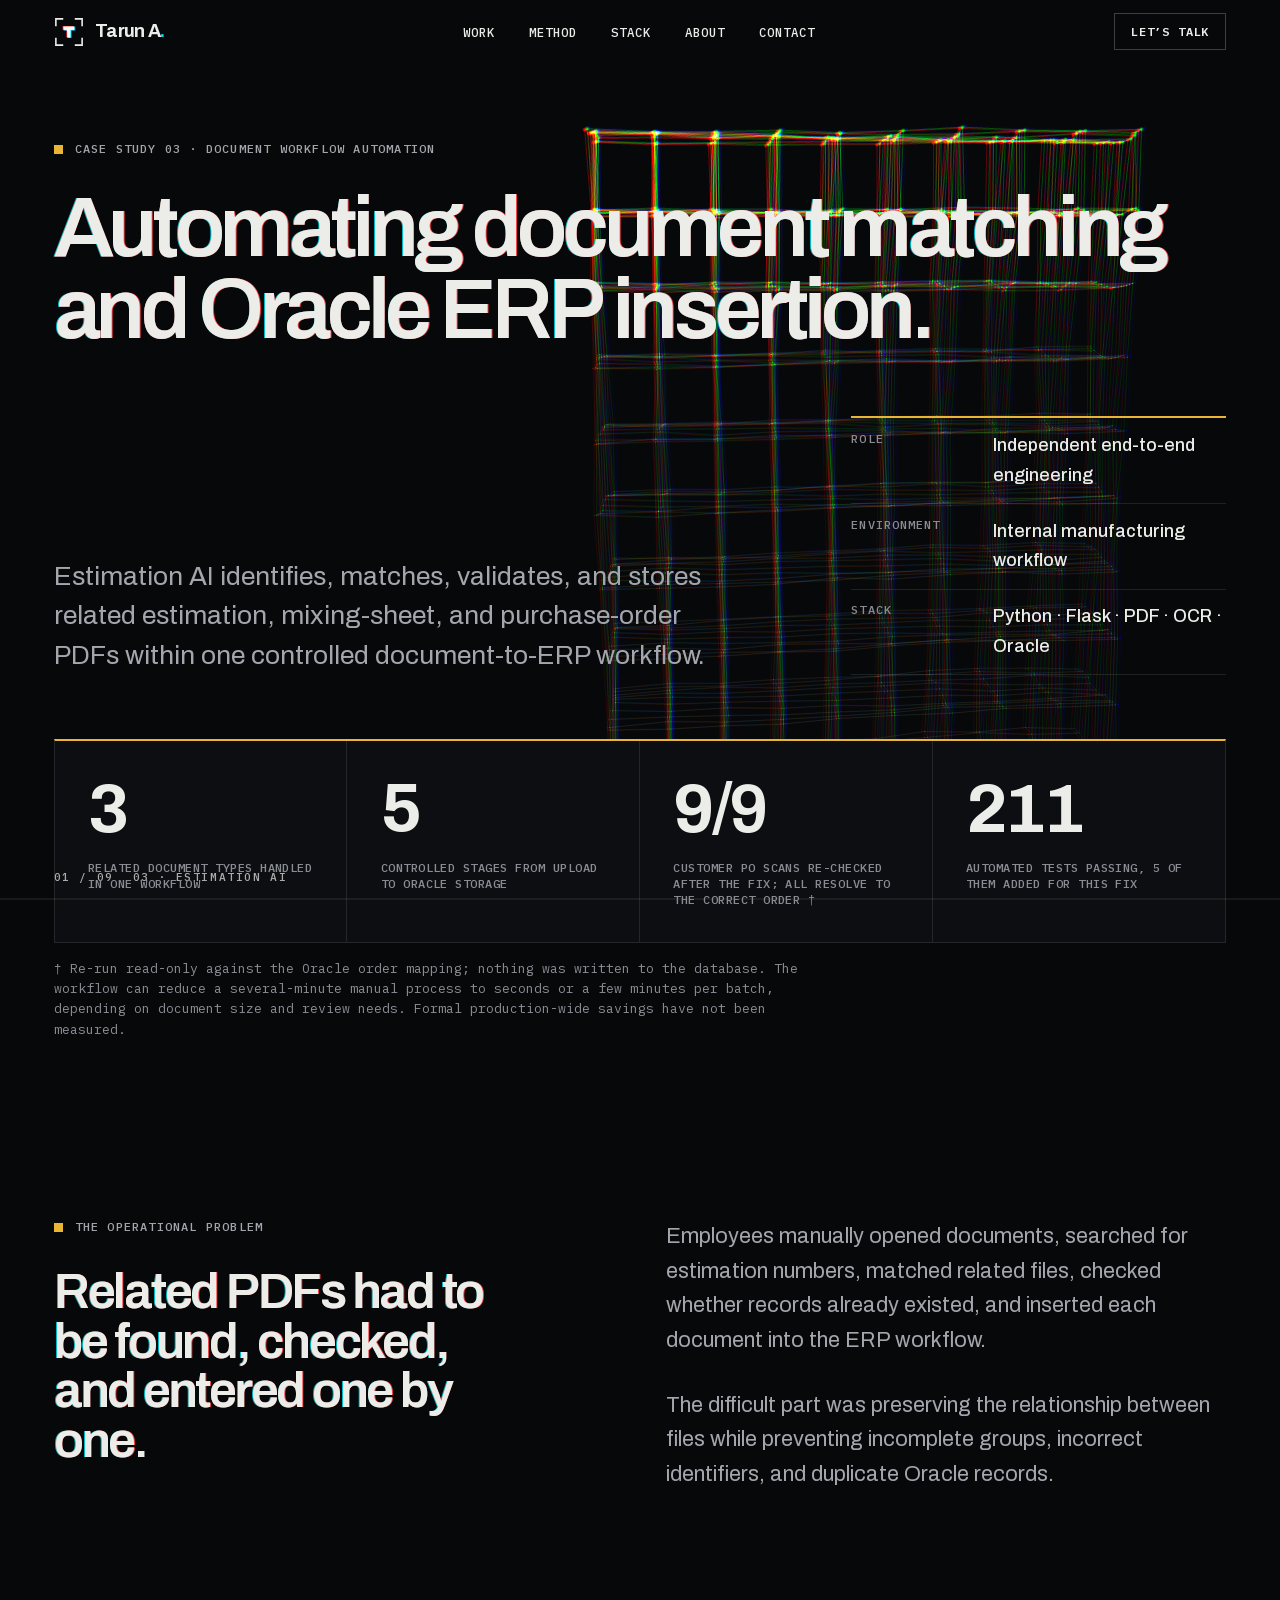
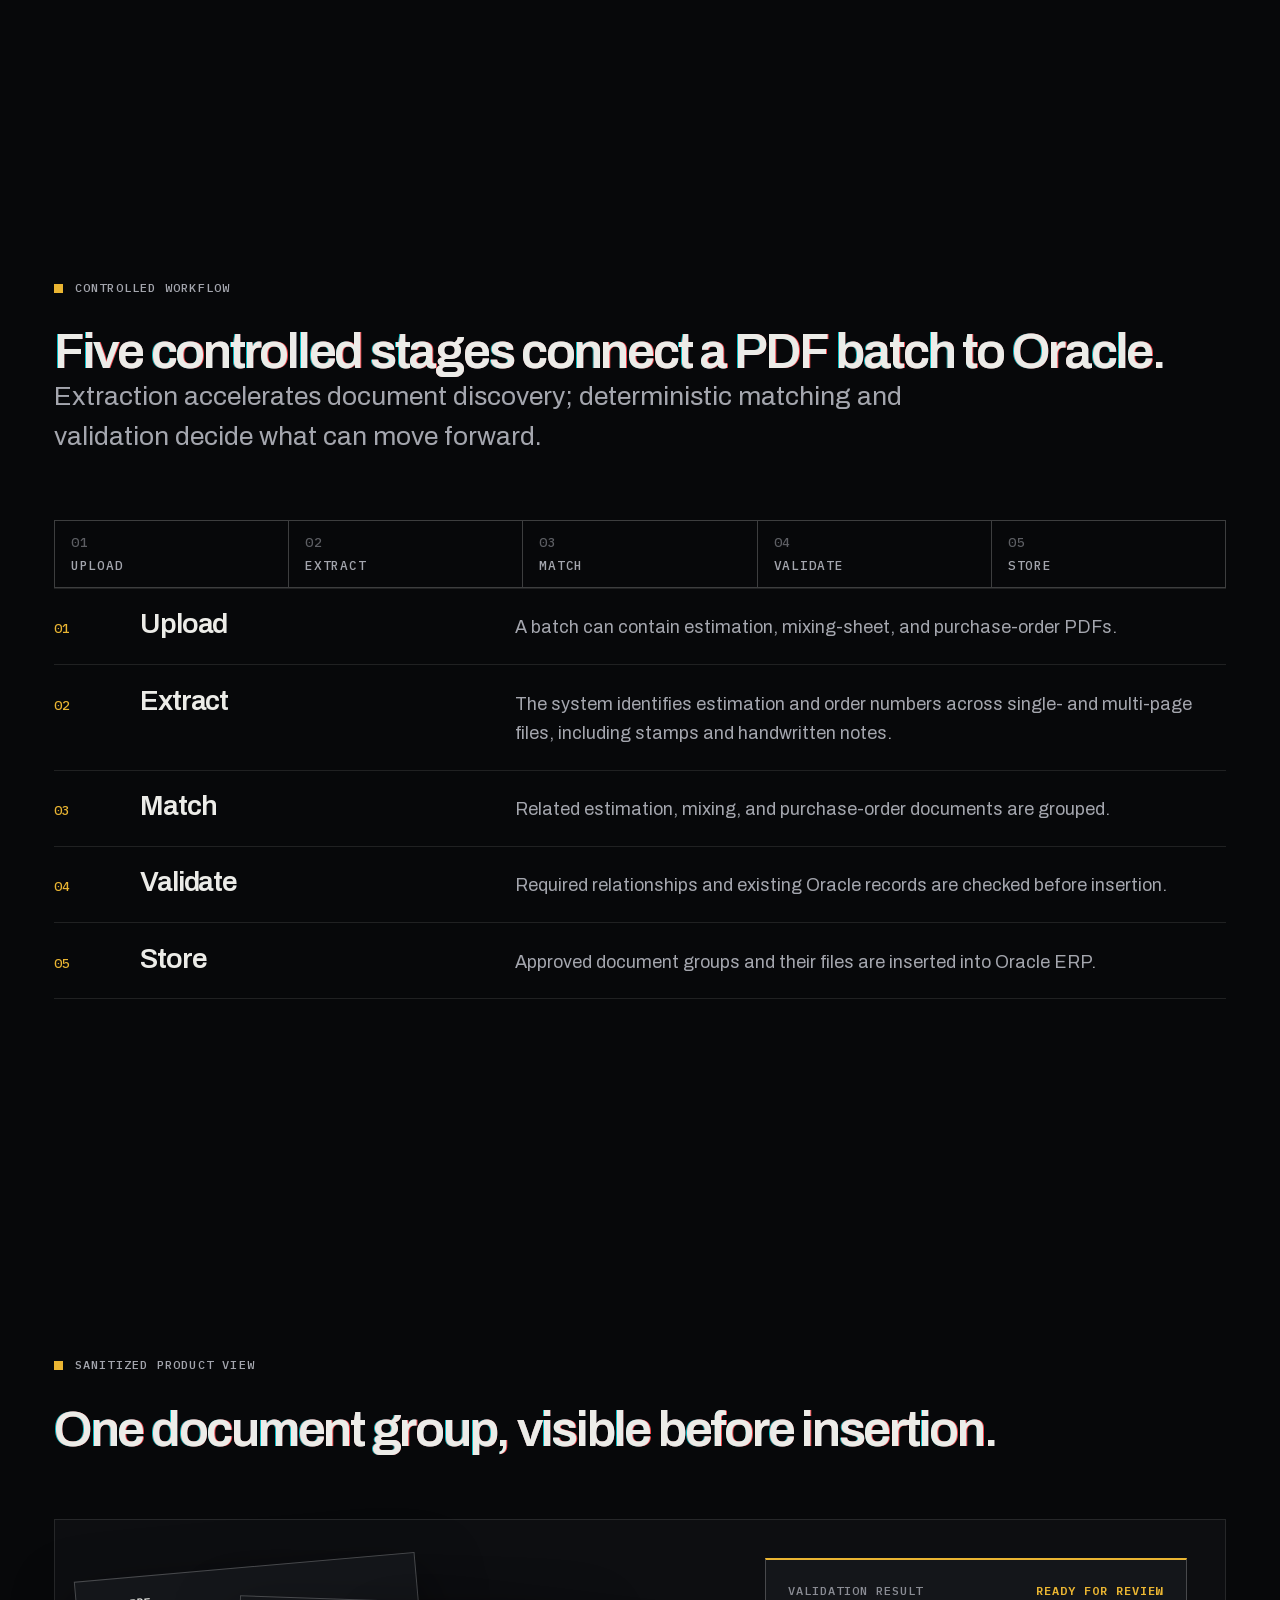
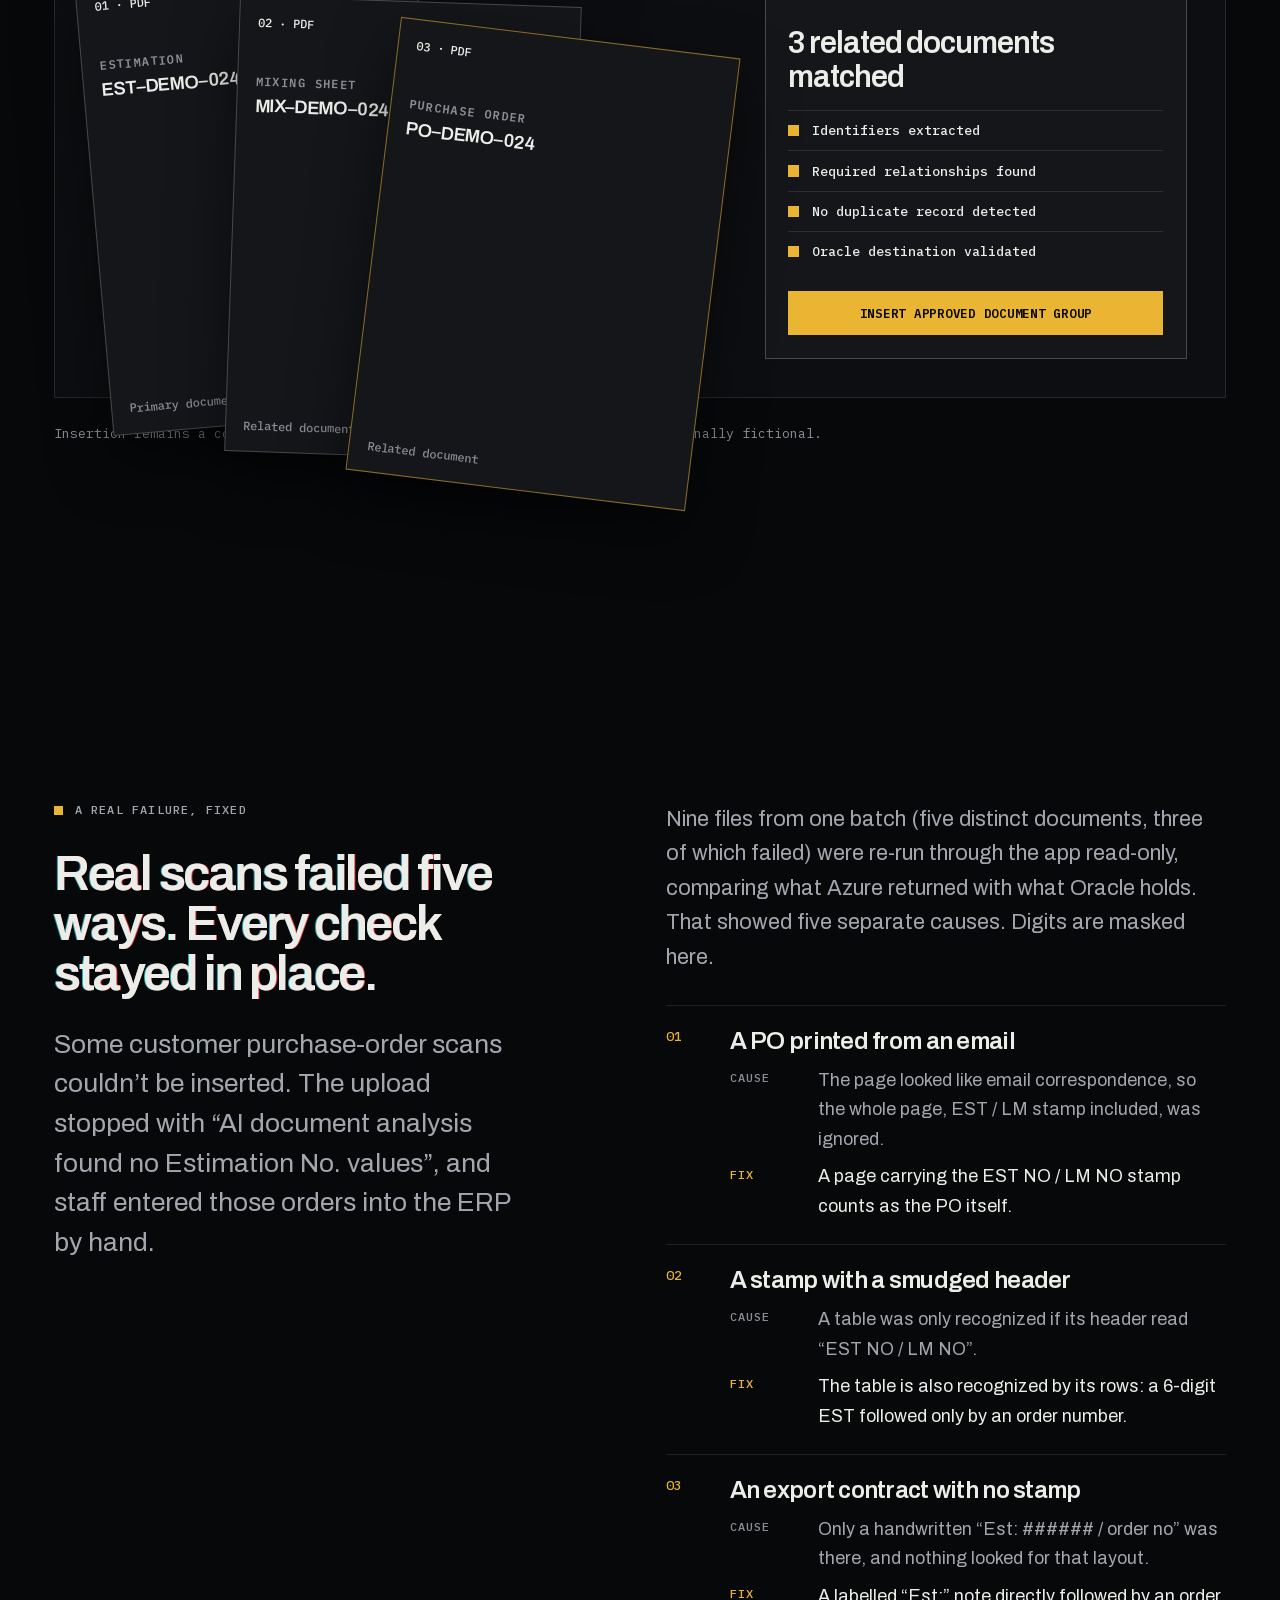
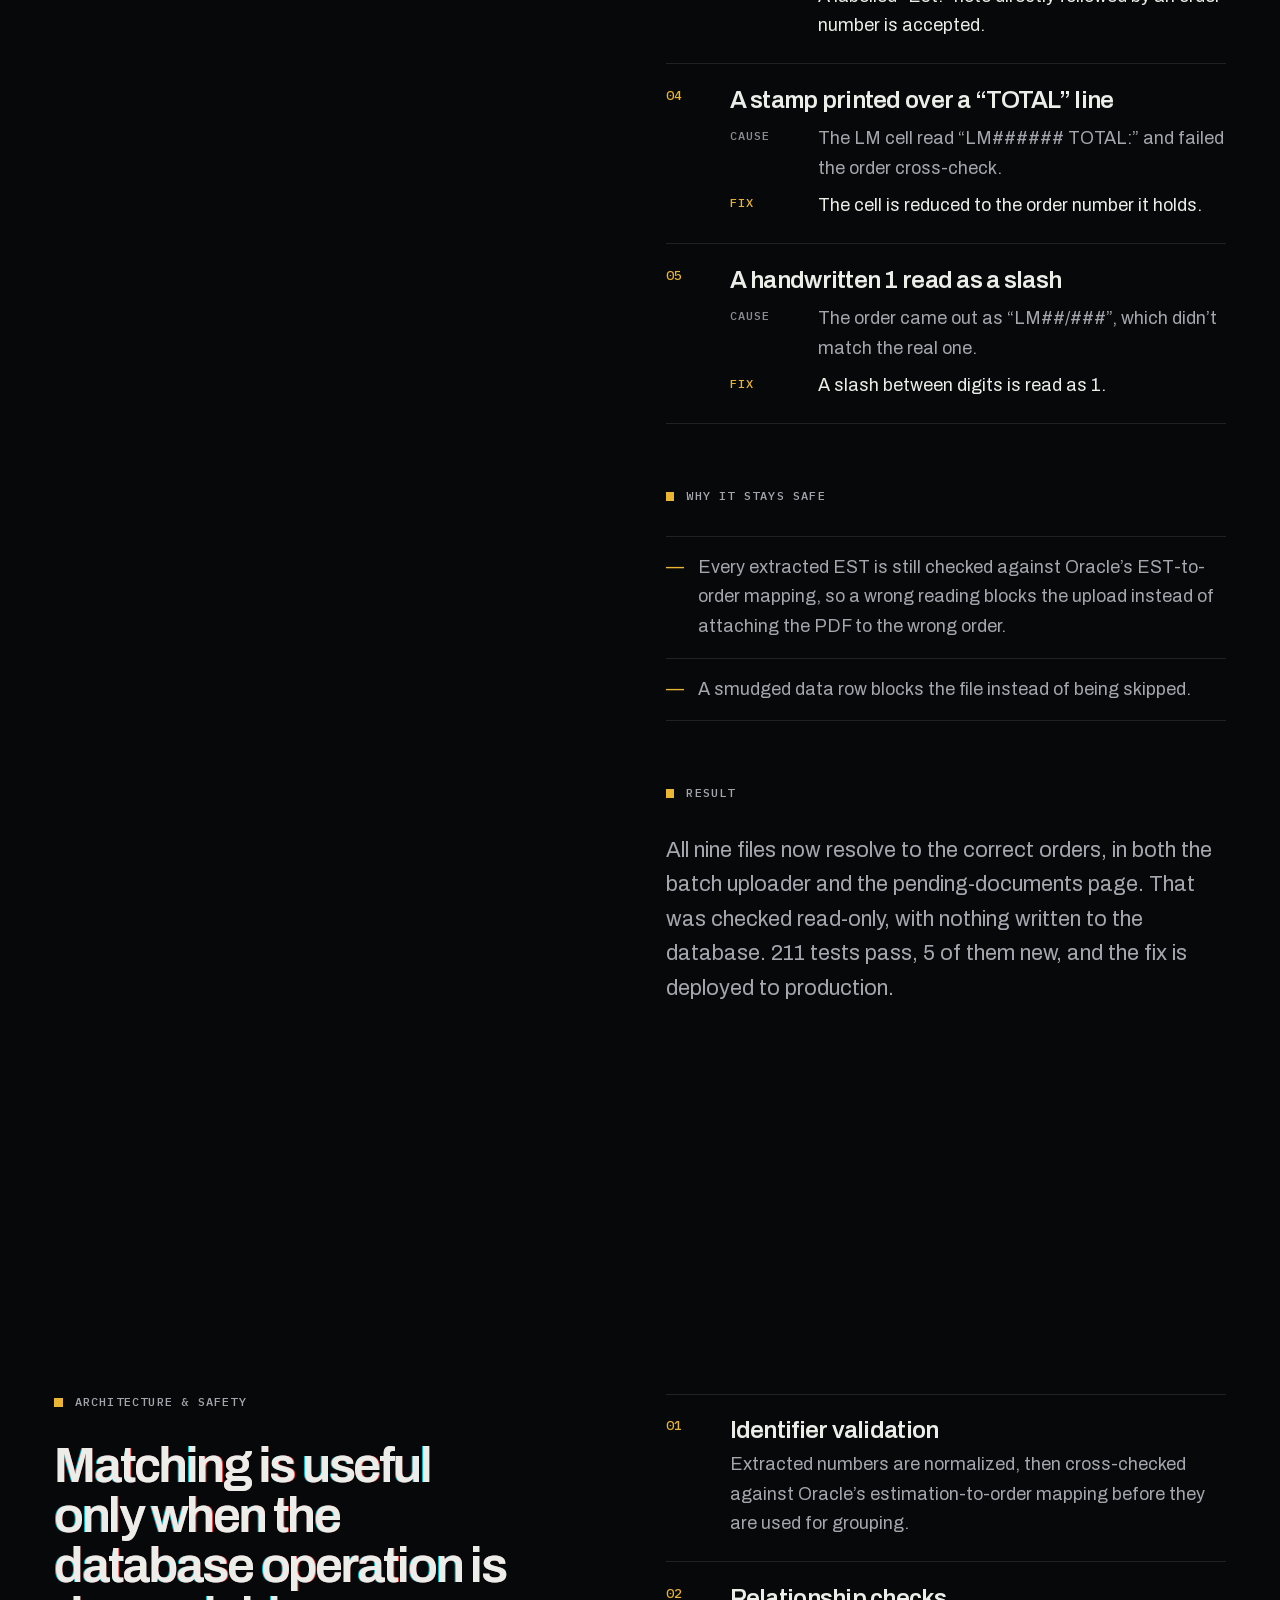
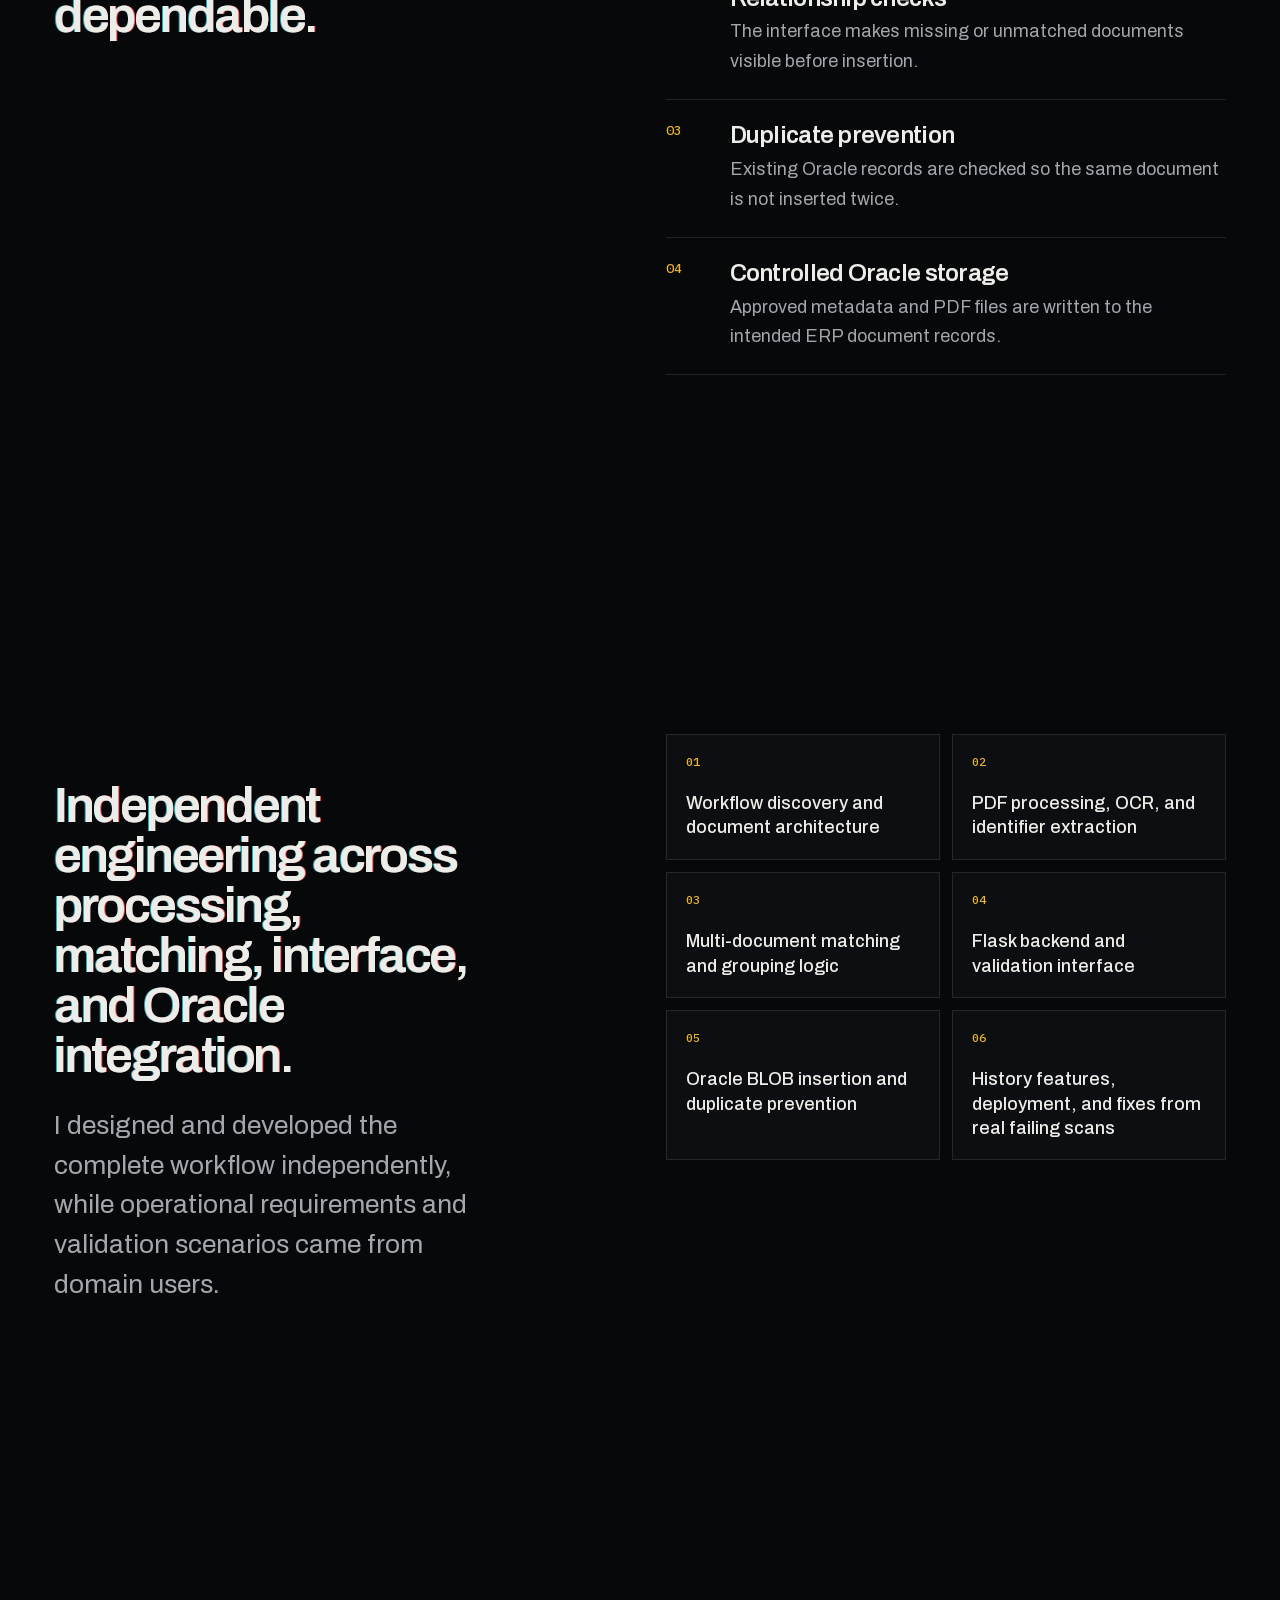
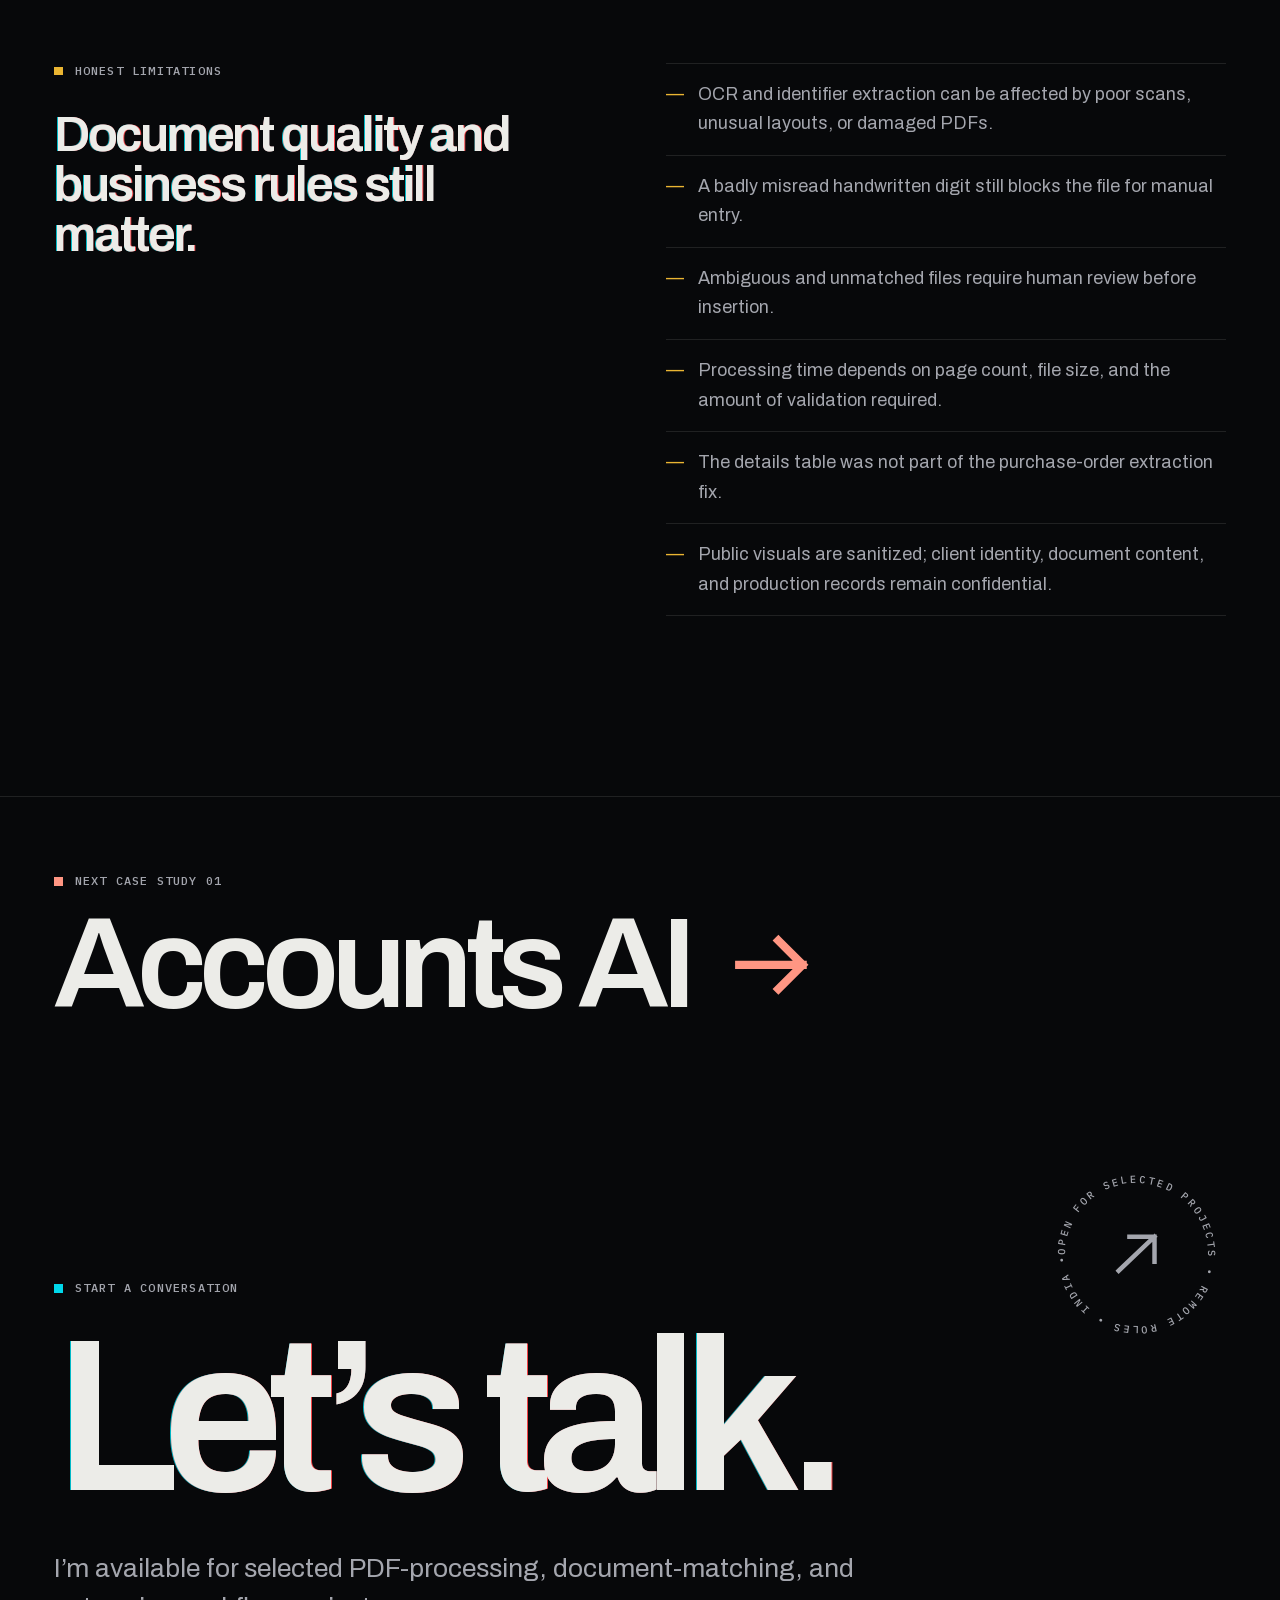
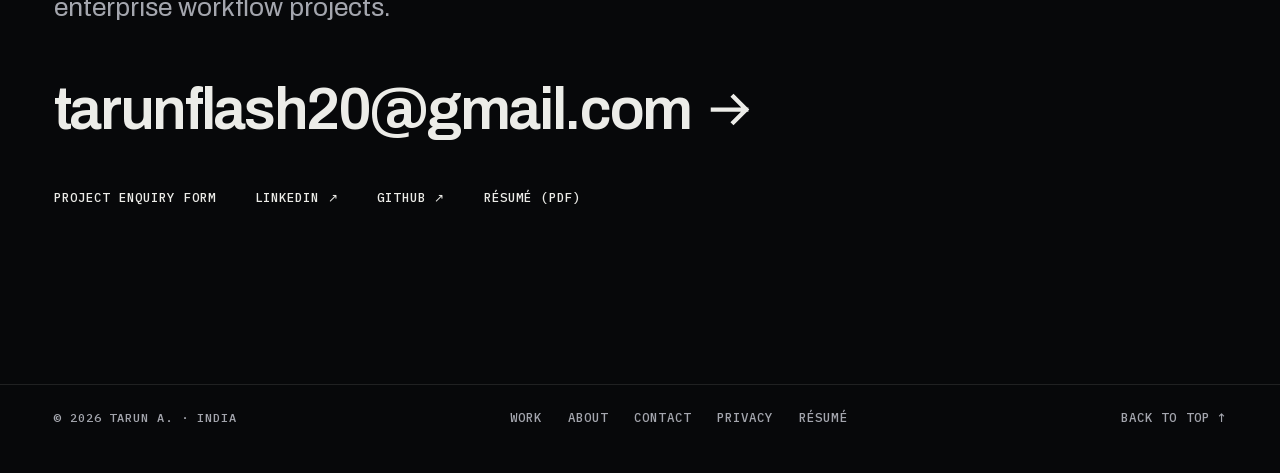
<file: work/estimation-ai.html>
<!DOCTYPE html><html lang="en"><head><meta charSet="utf-8"/><meta name="viewport" content="width=device-width, initial-scale=1"/><link rel="preload" href="/fonts/archivo-latin.woff2" as="font" crossorigin="anonymous" type="font/woff2"/><link rel="preload" href="/fonts/plex-mono-500.woff2" as="font" crossorigin="anonymous" type="font/woff2"/><link rel="stylesheet" href="/assets/index-CPUiu-YS.css" data-rsc-css-href="/assets/index-CPUiu-YS.css" data-precedence="vite-rsc/importer-resources"/><link rel="modulepreload" href="/assets/layout-segment-context-czIPmcP9.js" crossorigin=""/><link rel="modulepreload" href="/assets/rolldown-runtime-S-ySWqyJ.js" crossorigin=""/><link rel="modulepreload" href="/assets/index-p_PBCUsn.js" crossorigin=""/><link rel="modulepreload" href="/assets/framework-CXnKph_e.js" crossorigin=""/><link rel="modulepreload" href="/assets/Structure-B4eRzLHa.js" crossorigin=""/><link rel="modulepreload" href="/assets/Nav-AS4u8_O8.js" crossorigin=""/><link rel="modulepreload" href="/assets/Motion-1D1eB633.js" crossorigin=""/><title>Estimation AI case study — Tarun A.</title><meta name="description" content="How Tarun built a controlled PDF-matching workflow that validates and stores approved estimation documents in Oracle ERP."/><meta name="application-name" content="Tarun A."/><meta name="author" content="Tarun A."/><link rel="author" href="https://tarun-builds.com"/><meta property="og:title" content="Estimation AI case study"/><meta property="og:description" content="How Tarun built a controlled PDF-matching workflow that validates and stores approved estimation documents in Oracle ERP."/><meta property="og:url" content="https://tarun-builds.com/work/estimation-ai"/><meta property="og:site_name" content="Tarun A."/><meta property="og:type" content="website"/><meta property="og:image" content="https://tarun-builds.com/og.png"/><meta property="og:image:width" content="1200"/><meta property="og:image:height" content="630"/><meta property="og:image:alt" content="Tarun A. — I build AI that does the tedious work and shows its work."/><meta name="twitter:card" content="summary_large_image"/><meta name="twitter:title" content="Estimation AI case study"/><meta name="twitter:description" content="How Tarun built a controlled PDF-matching workflow that validates and stores approved estimation documents in Oracle ERP."/><meta name="twitter:image" content="https://tarun-builds.com/og.png"/><link rel="icon" href="https://tarun-builds.com/icon.png?67ee64af2840e1eb" sizes="192x192" type="image/png"/><link rel="icon" href="https://tarun-builds.com/favicon.ico?de4ce72da4ddba35" sizes="48x48" type="image/x-icon"/><link rel="apple-touch-icon" href="https://tarun-builds.com/apple-icon.png?2c1fe90066f9d14c" sizes="180x180" type="image/png"/><link rel="manifest" href="https://tarun-builds.com/site.webmanifest"/><link rel="canonical" href="https://tarun-builds.com/work/estimation-ai"/><meta name="theme-color" content="#07080a"/><meta name="color-scheme" content="dark"/><link rel="preload" href="/fonts/archivo-latin.woff2" as="font" type="font/woff2" crossorigin="anonymous"/><link rel="preload" href="/fonts/plex-mono-500.woff2" as="font" type="font/woff2" crossorigin="anonymous"/><link rel="icon" type="image/svg+xml" href="/favicon.svg"/><script>(function(d,w){var r=d.documentElement;r.classList.add('js');try{if(sessionStorage.getItem('intro'))r.classList.add('skip-intro')}catch(e){}setTimeout(function(){if(!w.__ready)r.classList.add('no-anim')},3500)})(document,window)</script><script type="application/ld+json">{"@context":"https://schema.org","@type":"Person","name":"Tarun A.","jobTitle":"AI Systems Engineer","url":"https://tarun-builds.com","email":"mailto:tarunflash20@gmail.com","sameAs":["https://github.com/TARUN-A27","https://www.linkedin.com/in/tarun-builds/"],"address":{"@type":"PostalAddress","addressCountry":"IN"},"knowsAbout":["OCR","Document intelligence","Retrieval-augmented generation","Oracle","FastAPI","Flask"]}</script><script>self.__VINEXT_RSC_PARAMS__={}</script><script>self.__VINEXT_RSC_NAV__={"pathname":"/work/estimation-ai","searchParams":[]}</script><link rel="modulepreload" href="/assets/index-p_PBCUsn.js" />
</head><body><canvas class="gl" aria-hidden="true"></canvas><a class="skip" href="#main">Skip to content</a><header class="nav" data-hide="0"><a class="brand" href="/" data-detect="true"><svg class="mark" width="30" height="30" viewBox="0 0 64 64" aria-hidden="true"><path d="M4 18V4h14M46 4h14v14M60 46v14H46M18 60H4V46" fill="none" stroke="currentColor" stroke-width="3.4" stroke-linecap="square"></path><g class="mk-t"><path class="r" d="M20 20h24v8h-8v16h-8V28h-8Z" fill="#ff2d4a"></path><path class="g" d="M20 20h24v8h-8v16h-8V28h-8Z" fill="#26ff7a"></path><path class="b" d="M20 20h24v8h-8v16h-8V28h-8Z" fill="#2f7bff"></path></g></svg><span class="wm">Tarun A<span class="dot">.</span></span></a><nav class="nav-links" aria-label="Primary"><ul><li><a class="u" href="/#work">Work</a></li><li><a class="u" href="/#method">Method</a></li><li><a class="u" href="/#stack">Stack</a></li><li><a class="u" href="/about">About</a></li><li><a class="u" href="/contact">Contact</a></li></ul></nav><div class="nav-r"><a class="btn ghost sm" href="/contact" data-detect="true">Let’s talk</a><button class="menu-btn" type="button" aria-expanded="false" aria-controls="menu">Menu</button></div></header><div id="menu" class="menu" inert=""><ul><li><a href="/#work" style="--k:0">Work<small>0<!-- -->1</small></a></li><li><a href="/#method" style="--k:1">Method<small>0<!-- -->2</small></a></li><li><a href="/#stack" style="--k:2">Stack<small>0<!-- -->3</small></a></li><li><a href="/about" style="--k:3">About<small>0<!-- -->4</small></a></li><li><a href="/contact" style="--k:4">Contact<small>0<!-- -->5</small></a></li></ul><p class="mono">tarunflash20@gmail.com · India</p></div><main id="main"><div style="--hue:85"><section class="ch wrap" data-label="03 · Estimation AI"><i class="mk" data-s3d="sheet ry=-.5 rx=.14 d=6.1 x=.4 y=-.02 a=1 n=0.012 h=85"></i><p class="lbl rv" data-r="true" data-wait="true">Case study <!-- -->03<!-- --> · <!-- -->Document workflow automation</p><h1 data-r="true" data-wait="true" data-vel="true"><span class="w"><i style="--i:0">Automating</i></span> <span class="w"><i style="--i:1">document</i></span> <span class="w"><i style="--i:2">matching</i></span> <span class="w"><i style="--i:3">and</i></span> <span class="w"><i style="--i:4">Oracle</i></span> <span class="w"><i style="--i:5">ERP</i></span> <span class="w"><i style="--i:6">insertion.</i></span></h1><div class="ch-grid"><p class="lead rv" data-r="true" data-wait="true" style="--d:6">Estimation AI identifies, matches, validates, and stores related estimation, mixing-sheet, and purchase-order PDFs within one controlled document-to-ERP workflow.</p><dl class="facts rv" data-r="true" data-wait="true" style="--d:7"><div><dt>Role</dt><dd>Independent end-to-end engineering</dd></div><div><dt>Environment</dt><dd>Internal manufacturing workflow</dd></div><div><dt>Stack</dt><dd>Python · Flask · PDF · OCR · Oracle</dd></div></dl></div></section><section class="wrap" aria-label="Project evidence"><div class="cm rv" data-r="true" style="--cols:4"><div><span class="v"><b data-count="true">3</b></span><small>Related document types handled in one workflow</small></div><div><span class="v"><b data-count="true">5</b></span><small>Controlled stages from upload to Oracle storage</small></div><div><span class="v"><b data-count="true">9</b>/9</span><small>Customer PO scans re-checked after the fix; all resolve to the correct order †</small></div><div><span class="v"><b data-count="true">211</b></span><small>Automated tests passing, 5 of them added for this fix</small></div></div><p class="qual">† Re-run read-only against the Oracle order mapping; nothing was written to the database. The workflow can reduce a several-minute manual process to seconds or a few minutes per batch, depending on document size and review needs. Formal production-wide savings have not been measured.</p></section><section class="sec wrap two" data-label="Problem"><i class="mk" data-s3d="sheet ry=.3 rx=.2 d=6.4 x=.44 y=0 a=.4 n=0.012 h=85"></i><div class="l"><p class="lbl rv" data-r="true">The operational problem</p><h2 class="h3" data-r="true" data-vel="true"><span class="w"><i style="--i:0">Related</i></span> <span class="w"><i style="--i:1">PDFs</i></span> <span class="w"><i style="--i:2">had</i></span> <span class="w"><i style="--i:3">to</i></span> <span class="w"><i style="--i:4">be</i></span> <span class="w"><i style="--i:5">found,</i></span> <span class="w"><i style="--i:6">checked,</i></span> <!-- --><span class="w"><i style="--i:7">and</i></span> <!-- --><span class="w"><i style="--i:8">entered</i></span> <!-- --><span class="w"><i style="--i:9">one</i></span> <!-- --><span class="w"><i style="--i:10">by</i></span> <!-- --><span class="w"><i style="--i:11">one.</i></span></h2></div><div class="r prose"><p class="rv" data-r="true" style="--d:1">Employees manually opened documents, searched for estimation numbers, matched related files, checked whether records already existed, and inserted each document into the ERP workflow.</p><p class="rv" data-r="true" style="--d:2">The difficult part was preserving the relationship between files while preventing incomplete groups, incorrect identifiers, and duplicate Oracle records.</p></div></section><section class="sec wrap" data-label="Workflow"><i class="mk" data-s3d="cube ry=1.1 rx=.3 d=6.4 x=-.44 y=0 a=.3 n=0 h=85"></i><p class="lbl rv" data-r="true">Controlled workflow</p><h2 class="h3" data-r="true" data-vel="true"><span class="w"><i style="--i:0">Five</i></span> <span class="w"><i style="--i:1">controlled</i></span> <span class="w"><i style="--i:2">stages</i></span> <span class="w"><i style="--i:3">connect</i></span> <span class="w"><i style="--i:4">a</i></span> <span class="w"><i style="--i:5">PDF</i></span> <span class="w"><i style="--i:6">batch</i></span> <span class="w"><i style="--i:7">to</i></span> <span class="w"><i style="--i:8">Oracle.</i></span></h2><p class="lead rv" data-r="true" style="--d:2">Extraction accelerates document discovery; deterministic matching and validation decide what can move forward.</p><div class="gap"></div><ol class="flow" data-r="true"><li style="--k:0"><span>01</span>Upload</li><li style="--k:1"><span>02</span>Extract</li><li style="--k:2"><span>03</span>Match</li><li style="--k:3"><span>04</span>Validate</li><li style="--k:4"><span>05</span>Store</li></ol><ol class="stg"><li class="rv" data-r="true" style="--d:0"><span class="no">0<!-- -->1</span><h3>Upload</h3><p>A batch can contain estimation, mixing-sheet, and purchase-order PDFs.</p></li><li class="rv" data-r="true" style="--d:1"><span class="no">0<!-- -->2</span><h3>Extract</h3><p>The system identifies estimation and order numbers across single- and multi-page files, including stamps and handwritten notes.</p></li><li class="rv" data-r="true" style="--d:2"><span class="no">0<!-- -->3</span><h3>Match</h3><p>Related estimation, mixing, and purchase-order documents are grouped.</p></li><li class="rv" data-r="true" style="--d:0"><span class="no">0<!-- -->4</span><h3>Validate</h3><p>Required relationships and existing Oracle records are checked before insertion.</p></li><li class="rv" data-r="true" style="--d:1"><span class="no">0<!-- -->5</span><h3>Store</h3><p>Approved document groups and their files are inserted into Oracle ERP.</p></li></ol></section><section class="sec wrap" data-label="Product view"><i class="mk" data-s3d="cube ry=1.6 rx=.3 d=7 x=0 y=0 a=.14 n=0 h=85"></i><p class="lbl rv" data-r="true">Sanitized product view</p><h2 class="h3" data-r="true" data-vel="true"><span class="w"><i style="--i:0">One</i></span> <span class="w"><i style="--i:1">document</i></span> <span class="w"><i style="--i:2">group,</i></span> <span class="w"><i style="--i:3">visible</i></span> <span class="w"><i style="--i:4">before</i></span> <span class="w"><i style="--i:5">insertion.</i></span></h2><div class="gap"></div><div class="demo rv" data-r="true"><div class="ed" role="img" aria-label="Sanitized demonstration: three matched PDF documents and the validation result before insertion."><div class="ed-files"><div class="ed-file" style="--k:0"><span>0<!-- -->1<!-- --> · PDF</span><b>Estimation</b><strong>EST–DEMO–024</strong><em>Primary document</em></div><div class="ed-file" style="--k:1"><span>0<!-- -->2<!-- --> · PDF</span><b>Mixing sheet</b><strong>MIX–DEMO–024</strong><em>Related document</em></div><div class="ed-file" style="--k:2"><span>0<!-- -->3<!-- --> · PDF</span><b>Purchase order</b><strong>PO–DEMO–024</strong><em>Related document</em></div></div><div class="ed-panel"><div class="ed-h"><span>Validation result</span><b>Ready for review</b></div><strong>3 related documents matched</strong><ul><li><i></i>Identifiers extracted</li><li><i></i>Required relationships found</li><li><i></i>No duplicate record detected</li><li><i></i>Oracle destination validated</li></ul><div class="ed-btn">Insert approved document group</div></div></div></div><p class="cap">Insertion remains a controlled action after validation. Demo values are intentionally fictional.</p></section><section class="sec wrap two" data-label="Real scans"><i class="mk" data-s3d="sheet ry=-.2 rx=.2 d=6.4 x=-.44 y=0 a=.3 n=.05 h=85"></i><div class="l"><p class="lbl rv" data-r="true">A real failure, fixed</p><h2 class="h3" data-r="true" data-vel="true"><span class="w"><i style="--i:0">Real</i></span> <span class="w"><i style="--i:1">scans</i></span> <span class="w"><i style="--i:2">failed</i></span> <span class="w"><i style="--i:3">five</i></span> <span class="w"><i style="--i:4">ways.</i></span> <span class="w"><i style="--i:5">Every</i></span> <span class="w"><i style="--i:6">check</i></span> <span class="w"><i style="--i:7">stayed</i></span> <span class="w"><i style="--i:8">in</i></span> <span class="w"><i style="--i:9">place.</i></span></h2><p class="lead rv" data-r="true" style="--d:2">Some customer purchase-order scans couldn’t be inserted. The upload stopped with “AI document analysis found no Estimation No. values”, and staff entered those orders into the ERP by hand.</p></div><div class="r"><div class="prose"><p class="rv" data-r="true">Nine files from one batch (five distinct documents, three of which failed) were re-run through the app read-only, comparing what Azure returned with what Oracle holds. That showed five separate causes. Digits are masked here.</p></div><ol class="ctl fx"><li class="rv" data-r="true" style="--d:0"><span class="no">0<!-- -->1</span><div><h3>A PO printed from an email</h3><dl><div><dt>Cause</dt><dd>The page looked like email correspondence, so the whole page, EST / LM stamp included, was ignored.</dd></div><div><dt>Fix</dt><dd>A page carrying the EST NO / LM NO stamp counts as the PO itself.</dd></div></dl></div></li><li class="rv" data-r="true" style="--d:1"><span class="no">0<!-- -->2</span><div><h3>A stamp with a smudged header</h3><dl><div><dt>Cause</dt><dd>A table was only recognized if its header read “EST NO / LM NO”.</dd></div><div><dt>Fix</dt><dd>The table is also recognized by its rows: a 6-digit EST followed only by an order number.</dd></div></dl></div></li><li class="rv" data-r="true" style="--d:0"><span class="no">0<!-- -->3</span><div><h3>An export contract with no stamp</h3><dl><div><dt>Cause</dt><dd>Only a handwritten “Est: ###### / order no” was there, and nothing looked for that layout.</dd></div><div><dt>Fix</dt><dd>A labelled “Est:” note directly followed by an order number is accepted.</dd></div></dl></div></li><li class="rv" data-r="true" style="--d:1"><span class="no">0<!-- -->4</span><div><h3>A stamp printed over a “TOTAL” line</h3><dl><div><dt>Cause</dt><dd>The LM cell read “LM###### TOTAL:” and failed the order cross-check.</dd></div><div><dt>Fix</dt><dd>The cell is reduced to the order number it holds.</dd></div></dl></div></li><li class="rv" data-r="true" style="--d:0"><span class="no">0<!-- -->5</span><div><h3>A handwritten 1 read as a slash</h3><dl><div><dt>Cause</dt><dd>The order came out as “LM##/###”, which didn’t match the real one.</dd></div><div><dt>Fix</dt><dd>A slash between digits is read as 1.</dd></div></dl></div></li></ol><div class="gap"></div><p class="lbl rv" data-r="true">Why it stays safe</p><ul class="lim"><li class="rv" data-r="true" style="--d:0">Every extracted EST is still checked against Oracle’s EST-to-order mapping, so a wrong reading blocks the upload instead of attaching the PDF to the wrong order.</li><li class="rv" data-r="true" style="--d:1">A smudged data row blocks the file instead of being skipped.</li></ul><div class="gap"></div><p class="lbl rv" data-r="true">Result</p><div class="prose"><p class="rv" data-r="true">All nine files now resolve to the correct orders, in both the batch uploader and the pending-documents page. That was checked read-only, with nothing written to the database. 211 tests pass, 5 of them new, and the fix is deployed to production.</p></div></div></section><section class="sec wrap two" data-label="Controls"><i class="mk" data-s3d="cube ry=2.3 rx=.25 d=6.6 x=.44 y=0 a=.26 n=0 h=85"></i><div class="l"><p class="lbl rv" data-r="true">Architecture &amp; safety</p><h2 class="h3" data-r="true" data-vel="true"><span class="w"><i style="--i:0">Matching</i></span> <span class="w"><i style="--i:1">is</i></span> <span class="w"><i style="--i:2">useful</i></span> <span class="w"><i style="--i:3">only</i></span> <span class="w"><i style="--i:4">when</i></span> <span class="w"><i style="--i:5">the</i></span> <span class="w"><i style="--i:6">database</i></span> <span class="w"><i style="--i:7">operation</i></span> <span class="w"><i style="--i:8">is</i></span> <span class="w"><i style="--i:9">dependable.</i></span></h2></div><ul class="r ctl"><li class="rv" data-r="true" style="--d:0"><span class="no">0<!-- -->1</span><div><h3>Identifier validation</h3><p>Extracted numbers are normalized, then cross-checked against Oracle’s estimation-to-order mapping before they are used for grouping.</p></div></li><li class="rv" data-r="true" style="--d:1"><span class="no">0<!-- -->2</span><div><h3>Relationship checks</h3><p>The interface makes missing or unmatched documents visible before insertion.</p></div></li><li class="rv" data-r="true" style="--d:0"><span class="no">0<!-- -->3</span><div><h3>Duplicate prevention</h3><p>Existing Oracle records are checked so the same document is not inserted twice.</p></div></li><li class="rv" data-r="true" style="--d:1"><span class="no">0<!-- -->4</span><div><h3>Controlled Oracle storage</h3><p>Approved metadata and PDF files are written to the intended ERP document records.</p></div></li></ul></section><section class="sec wrap two" data-label="Ownership"><div class="l"><p class="lbl rv" data-r="true">My ownership</p><h2 class="h3" data-r="true" data-vel="true"><span class="w"><i style="--i:0">Independent</i></span> <span class="w"><i style="--i:1">engineering</i></span> <span class="w"><i style="--i:2">across</i></span> <span class="w"><i style="--i:3">processing,</i></span> <span class="w"><i style="--i:4">matching,</i></span> <span class="w"><i style="--i:5">interface,</i></span> <span class="w"><i style="--i:6">and</i></span> <span class="w"><i style="--i:7">Oracle</i></span> <span class="w"><i style="--i:8">integration.</i></span></h2><p class="lead rv" data-r="true" style="--d:2">I designed and developed the complete workflow independently, while operational requirements and validation scenarios came from domain users.</p></div><ul class="r own"><li class="rv" data-r="true" style="--d:0"><span>0<!-- -->1</span>Workflow discovery and document architecture</li><li class="rv" data-r="true" style="--d:1"><span>0<!-- -->2</span>PDF processing, OCR, and identifier extraction</li><li class="rv" data-r="true" style="--d:0"><span>0<!-- -->3</span>Multi-document matching and grouping logic</li><li class="rv" data-r="true" style="--d:1"><span>0<!-- -->4</span>Flask backend and validation interface</li><li class="rv" data-r="true" style="--d:0"><span>0<!-- -->5</span>Oracle BLOB insertion and duplicate prevention</li><li class="rv" data-r="true" style="--d:1"><span>0<!-- -->6</span>History features, deployment, and fixes from real failing scans</li></ul></section><section class="sec wrap two" data-label="Limits"><i class="mk" data-s3d="cube ry=3 rx=.3 d=6.8 x=-.44 y=0 a=.22 n=0 h=85"></i><div class="l"><p class="lbl rv" data-r="true">Honest limitations</p><h2 class="h3" data-r="true" data-vel="true"><span class="w"><i style="--i:0">Document</i></span> <span class="w"><i style="--i:1">quality</i></span> <span class="w"><i style="--i:2">and</i></span> <span class="w"><i style="--i:3">business</i></span> <span class="w"><i style="--i:4">rules</i></span> <span class="w"><i style="--i:5">still</i></span> <span class="w"><i style="--i:6">matter.</i></span></h2></div><ul class="r lim"><li class="rv" data-r="true" style="--d:0">OCR and identifier extraction can be affected by poor scans, unusual layouts, or damaged PDFs.</li><li class="rv" data-r="true" style="--d:1">A badly misread handwritten digit still blocks the file for manual entry.</li><li class="rv" data-r="true" style="--d:0">Ambiguous and unmatched files require human review before insertion.</li><li class="rv" data-r="true" style="--d:1">Processing time depends on page count, file size, and the amount of validation required.</li><li class="rv" data-r="true" style="--d:0">The details table was not part of the purchase-order extraction fix.</li><li class="rv" data-r="true" style="--d:1">Public visuals are sanitized; client identity, document content, and production records remain confidential.</li></ul></section><a class="nextp wrap" href="/work/accounts-ai" data-detect="true" style="--hue:30"><span class="lbl">Next case study <!-- -->01</span><span class="big">Accounts AI<svg class="arr" viewBox="0 0 24 24" width="1em" height="1em" aria-hidden="true"><path d="M3 12h17M13.5 5.5 20 12l-6.5 6.5" fill="none" stroke="currentColor" stroke-width="2.2" stroke-linecap="square"></path></svg></span></a><section class="cta sec" id="contact" data-label="Contact" style="--hue:205"><i class="mk" data-s3d="cube ry=.8 rx=.28 d=4.8 x=.2 y=-.12 a=.55 n=.02 h=-1"></i><div class="wrap"><p class="lbl rv" data-r="true">Start a conversation</p><h2 class="big" data-r="true" data-vel="true"><span class="w"><i style="--i:0">Let’s</i></span> <span class="w"><i style="--i:1">talk.</i></span></h2><p class="lead rv" data-r="true" style="--d:2">I’m available for selected PDF-processing, document-matching, and enterprise workflow projects.</p><a class="mail rv" data-r="true" data-detect="true" data-mag="true" href="mailto:tarunflash20@gmail.com" style="--d:3">tarunflash20@gmail.com<svg class="arr" viewBox="0 0 24 24" width="1em" height="1em" aria-hidden="true"><path d="M3 12h17M13.5 5.5 20 12l-6.5 6.5" fill="none" stroke="currentColor" stroke-width="2.2" stroke-linecap="square"></path></svg></a><div class="cta-links rv" data-r="true" style="--d:4"><a class="u" href="/contact" data-detect="true">Project enquiry form</a><a class="u" href="https://www.linkedin.com/in/tarun-builds/" target="_blank" rel="noopener noreferrer" data-detect="true">LinkedIn ↗</a><a class="u" href="https://github.com/TARUN-A27" target="_blank" rel="noreferrer" data-detect="true">GitHub ↗</a><a class="u" href="/Tarun-A-Resume.pdf" download="" data-detect="true">Résumé (PDF)</a></div></div><svg class="seal" viewBox="0 0 200 200" data-spin="true" aria-hidden="true"><defs><path id="seal-circle" d="M100 100m-80 0a80 80 0 1 1 160 0a80 80 0 1 1-160 0"></path></defs><text><textPath href="#seal-circle" textLength="500" lengthAdjust="spacing">OPEN FOR SELECTED PROJECTS • REMOTE ROLES • INDIA • </textPath></text><path class="seal-arrow" d="M80 118 120 80M92 80h28v28" fill="none" stroke="currentColor" stroke-width="5" stroke-linecap="square"></path></svg></section></div></main><footer class="foot" id="foot"><div class="wrap"><span>© 2026 Tarun A. · India</span><nav aria-label="Footer"><a class="u" href="/#work">Work</a><a class="u" href="/about">About</a><a class="u" href="/contact">Contact</a><a class="u" href="/privacy">Privacy</a><a class="u" href="/Tarun-A-Resume.pdf" download="">Résumé</a></nav><a class="u" href="#">Back to top ↑</a></div></footer><div class="hud" aria-hidden="true"><span class="hud-n">01 / 07</span><span class="hud-l">Intro</span><i class="hud-bar"><b></b></i></div><script id="_R_">import("/assets/index-p_PBCUsn.js")</script></body></html><script>self.__VINEXT_RSC_CHUNKS__=self.__VINEXT_RSC_CHUNKS__||[];self.__VINEXT_RSC_CHUNKS__.push("2:I[\"26b2bbabe37b\",[],\"default\",1]\n3:I[\"3e58ca9e5ef5\",[],\"default\",1]\n4:I[\"8c0f216c4604\",[],\"Children\",1]\n5:I[\"cd59ad7fe9d3\",[],\"default\",1]\n:HL[\"/assets/index-CPUiu-YS.css\",\"style\"]\n:HL[\"/fonts/archivo-latin.woff2\",\"font\",{\"crossOrigin\":\"anonymous\",\"type\":\"font/woff2\"}]\n:HL[\"/fonts/plex-mono-500.woff2\",\"font\",{\"crossOrigin\":\"anonymous\",\"type\":\"font/woff2\"}]\n")</script><script>self.__VINEXT_RSC_CHUNKS__=self.__VINEXT_RSC_CHUNKS__||[];self.__VINEXT_RSC_CHUNKS__.push("0:{\"__route\":\"route:/work/estimation-ai\",\"__interceptionContext\":null,\"__layoutIds\":[\"layout:/\"],\"__rootLayout\":\"/\",\"page:/work/estimation-ai\":\"$L1\",\"layout:/\":[[[[\"$\",\"link\",\"css:/assets/index-CPUiu-YS.css\",{\"rel\":\"stylesheet\",\"precedence\":\"vite-rsc/importer-resources\",\"href\":\"/assets/index-CPUiu-YS.css\",\"data-rsc-css-href\":\"/assets/index-CPUiu-YS.css\"}],\"$undefined\"],[\"$\",\"html\",null,{\"lang\":\"en\",\"suppressHydrationWarning\":true,\"children\":[[\"$\",\"head\",null,{\"children\":[[\"$\",\"script\",null,{\"dangerouslySetInnerHTML\":{\"__html\":\"(function(d,w){var r=d.documentElement;r.classList.add('js');try{if(sessionStorage.getItem('intro'))r.classList.add('skip-intro')}catch(e){}setTimeout(function(){if(!w.__ready)r.classList.add('no-anim')},3500)})(document,window)\"}}],[\"$\",\"link\",null,{\"rel\":\"preload\",\"href\":\"/fonts/archivo-latin.woff2\",\"as\":\"font\",\"type\":\"font/woff2\",\"crossOrigin\":\"anonymous\"}],[\"$\",\"link\",null,{\"rel\":\"preload\",\"href\":\"/fonts/plex-mono-500.woff2\",\"as\":\"font\",\"type\":\"font/woff2\",\"crossOrigin\":\"anonymous\"}],[\"$\",\"link\",null,{\"rel\":\"icon\",\"type\":\"image/svg+xml\",\"href\":\"/favicon.svg\"}],[\"$\",\"script\",null,{\"type\":\"application/ld+json\",\"dangerouslySetInnerHTML\":{\"__html\":\"{\\\"@context\\\":\\\"https://schema.org\\\",\\\"@type\\\":\\\"Person\\\",\\\"name\\\":\\\"Tarun A.\\\",\\\"jobTitle\\\":\\\"AI Systems Engineer\\\",\\\"url\\\":\\\"https://tarun-builds.com\\\",\\\"email\\\":\\\"mailto:tarunflash20@gmail.com\\\",\\\"sameAs\\\":[\\\"https://github.com/TARUN-A27\\\",\\\"https://www.linkedin.com/in/tarun-builds/\\\"],\\\"address\\\":{\\\"@type\\\":\\\"PostalAddress\\\",\\\"addressCountry\\\":\\\"IN\\\"},\\\"knowsAbout\\\":[\\\"OCR\\\",\\\"Document intelligence\\\",\\\"Retrieval-augmented generation\\\",\\\"Oracle\\\",\\\"FastAPI\\\",\\\"Flask\\\"]}\"}}]]}],[\"$\",\"body\",null,{\"children\":[[\"$\",\"$L2\",null,{}],[\"$\",\"a\",null,{\"className\":\"skip\",\"href\":\"#main\",\"children\":\"Skip to content\"}],[\"$\",\"$L3\",null,{}],[\"$\",\"main\",null,{\"id\":\"main\",\"children\":[\"$\",\"$L4\",null,{}]}],[\"$\",\"footer\",null,{\"className\":\"foot\",\"id\":\"foot\",\"children\":[\"$\",\"div\",null,{\"className\":\"wrap\",\"children\":[[\"$\",\"span\",null,{\"children\":\"© 2026 Tarun A. · India\"}],[\"$\",\"nav\",null,{\"aria-label\":\"Footer\",\"children\":[[\"$\",\"a\",null,{\"className\":\"u\",\"href\":\"/#work\",\"children\":\"Work\"}],[\"$\",\"a\",null,{\"className\":\"u\",\"href\":\"/about\",\"children\":\"About\"}],[\"$\",\"a\",null,{\"className\":\"u\",\"href\":\"/contact\",\"children\":\"Contact\"}],[\"$\",\"a\",null,{\"className\":\"u\",\"href\":\"/privacy\",\"children\":\"Privacy\"}],[\"$\",\"a\",null,{\"className\":\"u\",\"href\":\"/Tarun-A-Resume.pdf\",\"download\":true,\"children\":\"Résumé\"}]]}],[\"$\",\"a\",null,{\"className\":\"u\",\"href\":\"#\",\"children\":\"Back to top ↑\"}]]}]}],[\"$\",\"div\",null,{\"className\":\"hud\",\"aria-hidden\":\"true\",\"children\":[[\"$\",\"span\",null,{\"className\":\"hud-n\",\"children\":\"01 / 07\"}],[\"$\",\"span\",null,{\"className\":\"hud-l\",\"children\":\"Intro\"}],[\"$\",\"i\",null,{\"className\":\"hud-bar\",\"children\":[\"$\",\"b\",null,{}]}]]}],[\"$\",\"$L5\",null,{}]]}]]}]],null],\"route:/work/estimation-ai\":[[[\"$\",\"meta\",null,{\"charSet\":\"utf-8\"}],[[\"$\",\"title\",\"0\",{\"children\":\"Estimation AI case study — Tarun A.\"}],[\"$\",\"meta\",\"1\",{\"name\":\"description\",\"content\":\"How Tarun built a controlled PDF-matching workflow that validates and stores approved estimation documents in Oracle ERP.\"}],[\"$\",\"meta\",\"2\",{\"name\":\"application-name\",\"content\":\"Tarun A.\"}],[\"$\",\"meta\",\"3\",{\"name\":\"author\",\"content\":\"Tarun A.\"}],[\"$\",\"link\",\"4\",{\"rel\":\"author\",\"href\":\"https://tarun-builds.com\"}],[\"$\",\"meta\",\"5\",{\"property\":\"og:title\",\"content\":\"Estimation AI case study\"}],[\"$\",\"meta\",\"6\",{\"property\":\"og:description\",\"content\":\"How Tarun built a controlled PDF-matching workflow that validates and stores approved estimation documents in Oracle ERP.\"}],[\"$\",\"meta\",\"7\",{\"property\":\"og:url\",\"content\":\"https://tarun-builds.com/work/estimation-ai\"}],[\"$\",\"meta\",\"8\",{\"property\":\"og:site_name\",\"content\":\"Tarun A.\"}],[\"$\",\"meta\",\"9\",{\"property\":\"og:type\",\"content\":\"website\"}],[\"$\",\"meta\",\"10\",{\"property\":\"og:image\",\"content\":\"https://tarun-builds.com/og.png\"}],[\"$\",\"meta\",\"11\",{\"property\":\"og:image:width\",\"content\":\"1200\"}],[\"$\",\"meta\",\"12\",{\"property\":\"og:image:height\",\"content\":\"630\"}],[\"$\",\"meta\",\"13\",{\"property\":\"og:image:alt\",\"content\":\"Tarun A. — I build AI that does the tedious work and shows its work.\"}],[\"$\",\"meta\",\"14\",{\"name\":\"twitter:card\",\"content\":\"summary_large_image\"}],[\"$\",\"meta\",\"15\",{\"name\":\"twitter:title\",\"content\":\"Estimation AI case study\"}],[\"$\",\"meta\",\"16\",{\"name\":\"twitter:description\",\"content\":\"How Tarun built a controlled PDF-matching workflow that validates and stores approved estimation documents in Oracle ERP.\"}],\"$L6\",\"$L7\",\"$L8\",\"$L9\",\"$La\",\"$Lb\"],\"$Lc\"],\"$Ld\"],\"__layoutFlags\":{\"layout:/\":\"s\"},\"__artifactCompatibility\":{\"schemaVersion\":1,\"graphVersion\":\"app-route-graph:170b3vk1byemom\",\"deploymentVersion\":\"0854fd15-d1a5-4984-b872-f79bb5f6a080\",\"appElementsSchemaVersion\":1,\"rscPayloadSchemaVersion\":1,\"rootBoundaryId\":\"/\",\"renderEpoch\":null}}\n")</script><script>self.__VINEXT_RSC_CHUNKS__=self.__VINEXT_RSC_CHUNKS__||[];self.__VINEXT_RSC_CHUNKS__.push("e:I[\"15c18cfaeeff\",[],\"LayoutSegmentProvider\",1]\nf:I[\"8c0f216c4604\",[],\"Slot\",1]\n10:I[\"593f344dc510\",[],\"NotFoundBoundary\",1]\n11:I[\"593f344dc510\",[],\"RedirectBoundary\",1]\n6:[\"$\",\"meta\",\"17\",{\"name\":\"twitter:image\",\"content\":\"https://tarun-builds.com/og.png\"}]\n7:[\"$\",\"link\",\"18\",{\"rel\":\"icon\",\"href\":\"https://tarun-builds.com/icon.png?67ee64af2840e1eb\",\"sizes\":\"192x192\",\"type\":\"image/png\"}]\n8:[\"$\",\"link\",\"19\",{\"rel\":\"icon\",\"href\":\"https://tarun-builds.com/favicon.ico?de4ce72da4ddba35\",\"sizes\":\"48x48\",\"type\":\"image/x-icon\"}]\n9:[\"$\",\"link\",\"20\",{\"rel\":\"apple-touch-icon\",\"href\":\"https://tarun-builds.com/apple-icon.png?2c1fe90066f9d14c\",\"sizes\":\"180x180\",\"type\":\"image/png\"}]\na:[\"$\",\"link\",\"21\",{\"rel\":\"manifest\",\"href\":\"https://tarun-builds.com/site.webmanifest\"}]\nb:[\"$\",\"link\",\"22\",{\"rel\":\"canonical\",\"href\":\"https://tarun-builds.com/work/estimation-ai\"}]\nc:[[\"$\",\"meta\",\"0\",{\"name\":\"viewport\",\"content\":\"width=device-width, initial-scale=1\"}],[\"$\",\"meta\",\"1\",{\"name\":\"theme-color\",\"content\":\"#07080a\"}],[\"$\",\"meta\",\"2\",{\"name\":\"color-scheme\",\"content\":\"dark\"}]]\n")</script><script>self.__VINEXT_RSC_CHUNKS__=self.__VINEXT_RSC_CHUNKS__||[];self.__VINEXT_RSC_CHUNKS__.push("d:[\"$\",\"$Le\",null,{\"segmentMap\":{\"children\":[\"work\",\"estimation-ai\"]},\"children\":[\"$\",\"$Lf\",null,{\"id\":\"layout:/\",\"parallelSlots\":\"$undefined\",\"children\":[\"$\",\"$L10\",null,{\"resetKey\":\"work\",\"fallback\":[\"$\",\"section\",null,{\"className\":\"ph wrap nf\",\"data-label\":\"404\",\"children\":[[\"$\",\"i\",null,{\"className\":\"mk\",\"data-s3d\":\"sphere ry=.3 rx=.2 d=5.6 x=.34 y=0 a=.85 n=.2 h=350\"}],[\"$\",\"p\",null,{\"className\":\"lbl\",\"children\":\"Error 404\"}],[\"$\",\"h1\",null,{\"children\":[[\"$\",\"span\",null,{\"className\":\"ln\",\"children\":\"This page isn’t\"}],[\"$\",\"span\",null,{\"className\":\"ln acc\",\"children\":\"in the ledger.\"}]]}],[\"$\",\"p\",null,{\"className\":\"lead\",\"children\":\"The link may be old, or the address mistyped. The work, the method and my contact details are all one click away.\"}],[\"$\",\"div\",null,{\"className\":\"cta-row\",\"children\":[[\"$\",\"a\",null,{\"className\":\"btn solid\",\"href\":\"/\",\"data-detect\":true,\"children\":[\"Back to the portfolio \",[\"$\",\"svg\",null,{\"className\":\"arr\",\"viewBox\":\"0 0 24 24\",\"width\":\"1em\",\"height\":\"1em\",\"aria-hidden\":\"true\",\"children\":[\"$\",\"path\",null,{\"d\":\"M3 12h17M13.5 5.5 20 12l-6.5 6.5\",\"fill\":\"none\",\"stroke\":\"currentColor\",\"strokeWidth\":\"2.2\",\"strokeLinecap\":\"square\"}]}]]}],[\"$\",\"a\",null,{\"className\":\"btn ghost\",\"href\":\"/contact\",\"data-detect\":true,\"children\":\"Contact\"}]]}]]}],\"children\":[\"$\",\"$L10\",null,{\"resetKey\":\"[\\\"work\\\",\\\"estimation-ai\\\"]\",\"fallback\":[\"$\",\"section\",null,{\"className\":\"ph wrap nf\",\"data-label\":\"404\",\"children\":[[\"$\",\"i\",null,{\"className\":\"mk\",\"data-s3d\":\"sphere ry=.3 rx=.2 d=5.6 x=.34 y=0 a=.85 n=.2 h=350\"}],[\"$\",\"p\",null,{\"className\":\"lbl\",\"children\":\"Error 404\"}],[\"$\",\"h1\",null,{\"children\":[[\"$\",\"span\",null,{\"className\":\"ln\",\"children\":\"This page isn’t\"}],[\"$\",\"span\",null,{\"className\":\"ln acc\",\"children\":\"in the ledger.\"}]]}],[\"$\",\"p\",null,{\"className\":\"lead\",\"children\":\"The link may be old, or the address mistyped. The work, the method and my contact details are all one click away.\"}],[\"$\",\"div\",null,{\"className\":\"cta-row\",\"children\":[[\"$\",\"a\",null,{\"className\":\"btn solid\",\"href\":\"/\",\"data-detect\":true,\"children\":[\"Back to the portfolio \",[\"$\",\"svg\",null,{\"className\":\"arr\",\"viewBox\":\"0 0 24 24\",\"width\":\"1em\",\"height\":\"1em\",\"aria-hidden\":\"true\",\"children\":[\"$\",\"path\",null,{\"d\":\"M3 12h17M13.5 5.5 20 12l-6.5 6.5\",\"fill\":\"none\",\"stroke\":\"currentColor\",\"strokeWidth\":\"2.2\",\"strokeLinecap\":\"square\"}]}]]}],[\"$\",\"a\",null,{\"className\":\"btn ghost\",\"href\":\"/contact\",\"data-detect\":true,\"children\":\"Contact\"}]]}]]}],\"children\":[\"$\",\"$L11\",null,{\"children\":[\"$\",\"$Le\",null,{\"segmentMap\":{\"children\":[]},\"children\":[\"$\",\"$Lf\",null,{\"id\":\"page:/work/estimation-ai\"}]}]}]}]}]}]}]\n")</script><script>self.__VINEXT_RSC_CHUNKS__=self.__VINEXT_RSC_CHUNKS__||[];self.__VINEXT_RSC_CHUNKS__.push("12:\"$Sreact.fragment\"\n")</script><script>self.__VINEXT_RSC_CHUNKS__=self.__VINEXT_RSC_CHUNKS__||[];self.__VINEXT_RSC_CHUNKS__.push("1:[\"$\",\"div\",null,{\"style\":{\"--hue\":85},\"children\":[[\"$\",\"section\",null,{\"className\":\"ch wrap\",\"data-label\":\"03 · Estimation AI\",\"children\":[[\"$\",\"i\",null,{\"className\":\"mk\",\"data-s3d\":\"sheet ry=-.5 rx=.14 d=6.1 x=.4 y=-.02 a=1 n=0.012 h=85\"}],[\"$\",\"p\",null,{\"className\":\"lbl rv\",\"data-r\":true,\"data-wait\":true,\"children\":[\"Case study \",\"03\",\" · \",\"Document workflow automation\"]}],[\"$\",\"h1\",null,{\"data-r\":true,\"data-wait\":true,\"data-vel\":true,\"children\":[[\"$\",\"$12\",\"0\",{\"children\":[[\"$\",\"span\",null,{\"className\":\"w\",\"children\":[\"$\",\"i\",null,{\"style\":{\"--i\":0},\"children\":\"Automating\"}]}],\" \"]}],[\"$\",\"$12\",\"1\",{\"children\":[[\"$\",\"span\",null,{\"className\":\"w\",\"children\":[\"$\",\"i\",null,{\"style\":{\"--i\":1},\"children\":\"document\"}]}],\" \"]}],[\"$\",\"$12\",\"2\",{\"children\":[[\"$\",\"span\",null,{\"className\":\"w\",\"children\":[\"$\",\"i\",null,{\"style\":{\"--i\":2},\"children\":\"matching\"}]}],\" \"]}],[\"$\",\"$12\",\"3\",{\"children\":[[\"$\",\"span\",null,{\"className\":\"w\",\"children\":[\"$\",\"i\",null,{\"style\":{\"--i\":3},\"children\":\"and\"}]}],\" \"]}],[\"$\",\"$12\",\"4\",{\"children\":[[\"$\",\"span\",null,{\"className\":\"w\",\"children\":[\"$\",\"i\",null,{\"style\":{\"--i\":4},\"children\":\"Oracle\"}]}],\" \"]}],[\"$\",\"$12\",\"5\",{\"children\":[[\"$\",\"span\",null,{\"className\":\"w\",\"children\":[\"$\",\"i\",null,{\"style\":{\"--i\":5},\"children\":\"ERP\"}]}],\" \"]}],[\"$\",\"$12\",\"6\",{\"children\":[[\"$\",\"span\",null,{\"className\":\"w\",\"children\":[\"$\",\"i\",null,{\"style\":{\"--i\":6},\"children\":\"insertion.\"}]}],null]}]]}],[\"$\",\"div\",null,{\"className\":\"ch-grid\",\"children\":[[\"$\",\"p\",null,{\"className\":\"lead rv\",\"data-r\":true,\"data-wait\":true,\"style\":{\"--d\":6},\"children\":\"Estimation AI identifies, matches, validates, and stores related estimation, mixing-sheet, and purchase-order PDFs within one controlled document-to-ERP workflow.\"}],[\"$\",\"dl\",null,{\"className\":\"facts rv\",\"data-r\":true,\"data-wait\":true,\"style\":{\"--d\":7},\"children\":[[\"$\",\"div\",null,{\"children\":[[\"$\",\"dt\",null,{\"children\":\"Role\"}],[\"$\",\"dd\",null,{\"children\":\"Independent end-to-end engineering\"}]]}],[\"$\",\"div\",null,{\"children\":[[\"$\",\"dt\",null,{\"children\":\"Environment\"}],[\"$\",\"dd\",null,{\"children\":\"Internal manufacturing workflow\"}]]}],[\"$\",\"div\",null,{\"children\":[[\"$\",\"dt\",null,{\"children\":\"Stack\"}],[\"$\",\"dd\",null,{\"children\":\"Python · Flask · PDF · OCR · Oracle\"}]]}]]}]]}]]}],[\"$\",\"section\",null,{\"className\":\"wrap\",\"aria-label\":\"Project evidence\",\"children\":[[\"$\",\"div\",null,{\"className\":\"cm rv\",\"data-r\":true,\"style\":{\"--cols\":4},\"children\":[[\"$\",\"div\",\"Related document types handled in one workflow\",{\"children\":[[\"$\",\"span\",null,{\"className\":\"v\",\"children\":[[\"$\",\"b\",null,{\"data-count\":true,\"children\":\"3\"}],\"$undefined\"]}],[\"$\",\"small\",null,{\"children\":\"Related document types handled in one workflow\"}]]}],[\"$\",\"div\",\"Controlled stages from upload to Oracle storage\",{\"children\":[[\"$\",\"span\",null,{\"className\":\"v\",\"children\":[[\"$\",\"b\",null,{\"data-count\":true,\"children\":\"5\"}],\"$undefined\"]}],[\"$\",\"small\",null,{\"children\":\"Controlled stages from upload to Oracle storage\"}]]}],[\"$\",\"div\",\"Customer PO scans re-checked after the fix; all resolve to the correct order †\",{\"children\":[[\"$\",\"span\",null,{\"className\":\"v\",\"children\":[[\"$\",\"b\",null,{\"data-count\":true,\"children\":\"9\"}],\"/9\"]}],[\"$\",\"small\",null,{\"children\":\"Customer PO scans re-checked after the fix; all resolve to the correct order †\"}]]}],[\"$\",\"div\",\"Automated tests passing, 5 of them added for this fix\",{\"children\":[[\"$\",\"span\",null,{\"className\":\"v\",\"children\":[[\"$\",\"b\",null,{\"data-count\":true,\"children\":\"211\"}],\"$undefined\"]}],[\"$\",\"small\",null,{\"children\":\"Automated tests passing, 5 of them added for this fix\"}]]}]]}],[\"$\",\"p\",null,{\"className\":\"qual\",\"children\":\"† Re-run read-only against the Oracle order mapping; nothing was written to the database. The workflow can reduce a several-minute manual process to seconds or a few minutes per batch, depending on document size and review needs. Formal production-wide savings have not been measured.\"}]]}],[\"$\",\"section\",null,{\"className\":\"sec wrap two\",\"data-label\":\"Problem\",\"children\":[[\"$\",\"i\",null,{\"className\":\"mk\",\"data-s3d\":\"sheet ry=.3 rx=.2 d=6.4 x=.44 y=0 a=.4 n=0.012 h=85\"}],[\"$\",\"div\",null,{\"className\":\"l\",\"children\":[[\"$\",\"p\",null,{\"className\":\"lbl rv\",\"data-r\":true,\"children\":\"The operational problem\"}],[\"$\",\"h2\",null,{\"className\":\"h3\",\"data-r\":true,\"data-vel\":true,\"children\":[[\"$\",\"$12\",\"0\",{\"children\":[[\"$\",\"span\",null,{\"className\":\"w\",\"children\":[\"$\",\"i\",null,{\"style\":{\"--i\":0},\"children\":\"Related\"}]}],\" \"]}],[\"$\",\"$12\",\"1\",{\"children\":[[\"$\",\"span\",null,{\"className\":\"w\",\"children\":[\"$\",\"i\",null,{\"style\":{\"--i\":1},\"children\":\"PDFs\"}]}],\" \"]}],[\"$\",\"$12\",\"2\",{\"children\":[[\"$\",\"span\",null,{\"className\":\"w\",\"children\":[\"$\",\"i\",null,{\"style\":{\"--i\":2},\"children\":\"had\"}]}],\" \"]}],[\"$\",\"$12\",\"3\",{\"children\":[[\"$\",\"span\",null,{\"className\":\"w\",\"children\":[\"$\",\"i\",null,{\"style\":{\"--i\":3},\"children\":\"to\"}]}],\" \"]}],[\"$\",\"$12\",\"4\",{\"children\":[[\"$\",\"span\",null,{\"className\":\"w\",\"children\":[\"$\",\"i\",null,{\"style\":{\"--i\":4},\"children\":\"be\"}]}],\" \"]}],[\"$\",\"$12\",\"5\",{\"children\":[[\"$\",\"span\",null,{\"className\":\"w\",\"children\":\"$L13\"}],\" \"]}],\"$L14\",\"$L15\",\"$L16\",\"$L17\",\"$L18\",\"$L19\"]}]]}],\"$L1a\"]}],\"$L1b\",\"$L1c\",\"$L1d\",\"$L1e\",\"$L1f\",\"$L20\",\"$L21\",\"$L22\"]}]\n")</script><script>self.__VINEXT_RSC_CHUNKS__=self.__VINEXT_RSC_CHUNKS__||[];self.__VINEXT_RSC_CHUNKS__.push("13:[\"$\",\"i\",null,{\"style\":{\"--i\":5},\"children\":\"found,\"}]\n14:[\"$\",\"$12\",\"6\",{\"children\":[[\"$\",\"span\",null,{\"className\":\"w\",\"children\":[\"$\",\"i\",null,{\"style\":{\"--i\":6},\"children\":\"checked,\"}]}],\" \"]}]\n15:[\"$\",\"$12\",\"7\",{\"children\":[[\"$\",\"span\",null,{\"className\":\"w\",\"children\":[\"$\",\"i\",null,{\"style\":{\"--i\":7},\"children\":\"and\"}]}],\" \"]}]\n16:[\"$\",\"$12\",\"8\",{\"children\":[[\"$\",\"span\",null,{\"className\":\"w\",\"children\":[\"$\",\"i\",null,{\"style\":{\"--i\":8},\"children\":\"entered\"}]}],\" \"]}]\n17:[\"$\",\"$12\",\"9\",{\"children\":[[\"$\",\"span\",null,{\"className\":\"w\",\"children\":[\"$\",\"i\",null,{\"style\":{\"--i\":9},\"children\":\"one\"}]}],\" \"]}]\n18:[\"$\",\"$12\",\"10\",{\"children\":[[\"$\",\"span\",null,{\"className\":\"w\",\"children\":[\"$\",\"i\",null,{\"style\":{\"--i\":10},\"children\":\"by\"}]}],\" \"]}]\n19:[\"$\",\"$12\",\"11\",{\"children\":[[\"$\",\"span\",null,{\"className\":\"w\",\"children\":[\"$\",\"i\",null,{\"style\":{\"--i\":11},\"children\":\"one.\"}]}],null]}]\n1a:[\"$\",\"div\",null,{\"className\":\"r prose\",\"children\":[[\"$\",\"p\",\"0\",{\"className\":\"rv\",\"data-r\":true,\"style\":{\"--d\":1},\"children\":\"Employees manually opened documents, searched for estimation numbers, matched related files, checked whether records already existed, and inserted each document into the ERP workflow.\"}],[\"$\",\"p\",\"1\",{\"className\":\"rv\",\"data-r\":true,\"style\":{\"--d\":2},\"children\":\"The difficult part was preserving the relationship between files while preventing incomplete groups, incorrect identifiers, and duplicate Oracle records.\"}]]}]\n")</script><script>self.__VINEXT_RSC_CHUNKS__=self.__VINEXT_RSC_CHUNKS__||[];self.__VINEXT_RSC_CHUNKS__.push("1b:[\"$\",\"section\",null,{\"className\":\"sec wrap\",\"data-label\":\"Workflow\",\"children\":[[\"$\",\"i\",null,{\"className\":\"mk\",\"data-s3d\":\"cube ry=1.1 rx=.3 d=6.4 x=-.44 y=0 a=.3 n=0 h=85\"}],[\"$\",\"p\",null,{\"className\":\"lbl rv\",\"data-r\":true,\"children\":\"Controlled workflow\"}],[\"$\",\"h2\",null,{\"className\":\"h3\",\"data-r\":true,\"data-vel\":true,\"children\":[[\"$\",\"$12\",\"0\",{\"children\":[[\"$\",\"span\",null,{\"className\":\"w\",\"children\":[\"$\",\"i\",null,{\"style\":{\"--i\":0},\"children\":\"Five\"}]}],\" \"]}],[\"$\",\"$12\",\"1\",{\"children\":[[\"$\",\"span\",null,{\"className\":\"w\",\"children\":[\"$\",\"i\",null,{\"style\":{\"--i\":1},\"children\":\"controlled\"}]}],\" \"]}],[\"$\",\"$12\",\"2\",{\"children\":[[\"$\",\"span\",null,{\"className\":\"w\",\"children\":[\"$\",\"i\",null,{\"style\":{\"--i\":2},\"children\":\"stages\"}]}],\" \"]}],[\"$\",\"$12\",\"3\",{\"children\":[[\"$\",\"span\",null,{\"className\":\"w\",\"children\":[\"$\",\"i\",null,{\"style\":{\"--i\":3},\"children\":\"connect\"}]}],\" \"]}],[\"$\",\"$12\",\"4\",{\"children\":[[\"$\",\"span\",null,{\"className\":\"w\",\"children\":[\"$\",\"i\",null,{\"style\":{\"--i\":4},\"children\":\"a\"}]}],\" \"]}],[\"$\",\"$12\",\"5\",{\"children\":[[\"$\",\"span\",null,{\"className\":\"w\",\"children\":[\"$\",\"i\",null,{\"style\":{\"--i\":5},\"children\":\"PDF\"}]}],\" \"]}],[\"$\",\"$12\",\"6\",{\"children\":[[\"$\",\"span\",null,{\"className\":\"w\",\"children\":[\"$\",\"i\",null,{\"style\":{\"--i\":6},\"children\":\"batch\"}]}],\" \"]}],[\"$\",\"$12\",\"7\",{\"children\":[[\"$\",\"span\",null,{\"className\":\"w\",\"children\":[\"$\",\"i\",null,{\"style\":{\"--i\":7},\"children\":\"to\"}]}],\" \"]}],[\"$\",\"$12\",\"8\",{\"children\":[[\"$\",\"span\",null,{\"className\":\"w\",\"children\":[\"$\",\"i\",null,{\"style\":{\"--i\":8},\"children\":\"Oracle.\"}]}],null]}]]}],[\"$\",\"p\",null,{\"className\":\"lead rv\",\"data-r\":true,\"style\":{\"--d\":2},\"children\":\"Extraction accelerates document discovery; deterministic matching and validation decide what can move forward.\"}],[\"$\",\"div\",null,{\"className\":\"gap\"}],[\"$\",\"ol\",null,{\"className\":\"flow\",\"data-r\":true,\"children\":[[\"$\",\"li\",\"Upload\",{\"style\":{\"--k\":0},\"children\":[[\"$\",\"span\",null,{\"children\":\"01\"}],\"Upload\"]}],[\"$\",\"li\",\"Extract\",{\"style\":{\"--k\":1},\"children\":[[\"$\",\"span\",null,{\"children\":\"02\"}],\"Extract\"]}],[\"$\",\"li\",\"Match\",{\"style\":{\"--k\":2},\"children\":[[\"$\",\"span\",null,{\"children\":\"03\"}],\"Match\"]}],[\"$\",\"li\",\"Validate\",{\"style\":{\"--k\":3},\"children\":[[\"$\",\"span\",null,{\"children\":\"04\"}],\"Validate\"]}],[\"$\",\"li\",\"Store\",{\"style\":{\"--k\":4},\"children\":[[\"$\",\"span\",null,{\"children\":\"05\"}],\"Store\"]}]]}],[\"$\",\"ol\",null,{\"className\":\"stg\",\"children\":[[\"$\",\"li\",\"Upload\",{\"className\":\"rv\",\"data-r\":true,\"style\":{\"--d\":0},\"children\":[[\"$\",\"span\",null,{\"className\":\"no\",\"children\":[\"0\",1]}],[\"$\",\"h3\",null,{\"children\":\"Upload\"}],[\"$\",\"p\",null,{\"children\":\"A batch can contain estimation, mixing-sheet, and purchase-order PDFs.\"}]]}],[\"$\",\"li\",\"Extract\",{\"className\":\"rv\",\"data-r\":true,\"style\":{\"--d\":1},\"children\":[[\"$\",\"span\",null,{\"className\":\"no\",\"children\":[\"0\",2]}],[\"$\",\"h3\",null,{\"children\":\"Extract\"}],[\"$\",\"p\",null,{\"children\":\"The system identifies estimation and order numbers across single- and multi-page files, including stamps and handwritten notes.\"}]]}],[\"$\",\"li\",\"Match\",{\"className\":\"rv\",\"data-r\":true,\"style\":{\"--d\":2},\"children\":[[\"$\",\"span\",null,{\"className\":\"no\",\"children\":[\"0\",3]}],[\"$\",\"h3\",null,{\"children\":\"Match\"}],[\"$\",\"p\",null,{\"children\":\"Related estimation, mixing, and purchase-order documents are grouped.\"}]]}],[\"$\",\"li\",\"Validate\",{\"className\":\"rv\",\"data-r\":true,\"style\":{\"--d\":0},\"children\":[[\"$\",\"span\",null,{\"className\":\"no\",\"children\":[\"0\",4]}],[\"$\",\"h3\",null,{\"children\":\"Validate\"}],[\"$\",\"p\",null,{\"children\":\"Required relationships and existing Oracle records are checked before insertion.\"}]]}],[\"$\",\"li\",\"Store\",{\"className\":\"rv\",\"data-r\":true,\"style\":{\"--d\":1},\"children\":[[\"$\",\"span\",null,{\"className\":\"no\",\"children\":[\"0\",5]}],[\"$\",\"h3\",null,{\"children\":\"Store\"}],[\"$\",\"p\",null,{\"children\":\"Approved document groups and their files are inserted into Oracle ERP.\"}]]}]]}]]}]\n")</script><script>self.__VINEXT_RSC_CHUNKS__=self.__VINEXT_RSC_CHUNKS__||[];self.__VINEXT_RSC_CHUNKS__.push("1c:[\"$\",\"section\",null,{\"className\":\"sec wrap\",\"data-label\":\"Product view\",\"children\":[[\"$\",\"i\",null,{\"className\":\"mk\",\"data-s3d\":\"cube ry=1.6 rx=.3 d=7 x=0 y=0 a=.14 n=0 h=85\"}],[\"$\",\"p\",null,{\"className\":\"lbl rv\",\"data-r\":true,\"children\":\"Sanitized product view\"}],[\"$\",\"h2\",null,{\"className\":\"h3\",\"data-r\":true,\"data-vel\":true,\"children\":[[\"$\",\"$12\",\"0\",{\"children\":[[\"$\",\"span\",null,{\"className\":\"w\",\"children\":[\"$\",\"i\",null,{\"style\":{\"--i\":0},\"children\":\"One\"}]}],\" \"]}],[\"$\",\"$12\",\"1\",{\"children\":[[\"$\",\"span\",null,{\"className\":\"w\",\"children\":[\"$\",\"i\",null,{\"style\":{\"--i\":1},\"children\":\"document\"}]}],\" \"]}],[\"$\",\"$12\",\"2\",{\"children\":[[\"$\",\"span\",null,{\"className\":\"w\",\"children\":[\"$\",\"i\",null,{\"style\":{\"--i\":2},\"children\":\"group,\"}]}],\" \"]}],[\"$\",\"$12\",\"3\",{\"children\":[[\"$\",\"span\",null,{\"className\":\"w\",\"children\":[\"$\",\"i\",null,{\"style\":{\"--i\":3},\"children\":\"visible\"}]}],\" \"]}],[\"$\",\"$12\",\"4\",{\"children\":[[\"$\",\"span\",null,{\"className\":\"w\",\"children\":[\"$\",\"i\",null,{\"style\":{\"--i\":4},\"children\":\"before\"}]}],\" \"]}],[\"$\",\"$12\",\"5\",{\"children\":[[\"$\",\"span\",null,{\"className\":\"w\",\"children\":[\"$\",\"i\",null,{\"style\":{\"--i\":5},\"children\":\"insertion.\"}]}],null]}]]}],[\"$\",\"div\",null,{\"className\":\"gap\"}],[\"$\",\"div\",null,{\"className\":\"demo rv\",\"data-r\":true,\"children\":[\"$\",\"div\",null,{\"className\":\"ed\",\"role\":\"img\",\"aria-label\":\"Sanitized demonstration: three matched PDF documents and the validation result before insertion.\",\"children\":[[\"$\",\"div\",null,{\"className\":\"ed-files\",\"children\":[[\"$\",\"div\",\"Estimation\",{\"className\":\"ed-file\",\"style\":{\"--k\":0},\"children\":[[\"$\",\"span\",null,{\"children\":[\"0\",1,\" · PDF\"]}],[\"$\",\"b\",null,{\"children\":\"Estimation\"}],[\"$\",\"strong\",null,{\"children\":\"EST–DEMO–024\"}],[\"$\",\"em\",null,{\"children\":\"Primary document\"}]]}],[\"$\",\"div\",\"Mixing sheet\",{\"className\":\"ed-file\",\"style\":{\"--k\":1},\"children\":[[\"$\",\"span\",null,{\"children\":[\"0\",2,\" · PDF\"]}],[\"$\",\"b\",null,{\"children\":\"Mixing sheet\"}],[\"$\",\"strong\",null,{\"children\":\"MIX–DEMO–024\"}],[\"$\",\"em\",null,{\"children\":\"Related document\"}]]}],[\"$\",\"div\",\"Purchase order\",{\"className\":\"ed-file\",\"style\":{\"--k\":2},\"children\":[[\"$\",\"span\",null,{\"children\":[\"0\",3,\" · PDF\"]}],[\"$\",\"b\",null,{\"children\":\"Purchase order\"}],[\"$\",\"strong\",null,{\"children\":\"PO–DEMO–024\"}],[\"$\",\"em\",null,{\"children\":\"Related document\"}]]}]]}],[\"$\",\"div\",null,{\"className\":\"ed-panel\",\"children\":[[\"$\",\"div\",null,{\"className\":\"ed-h\",\"children\":[[\"$\",\"span\",null,{\"children\":\"Validation result\"}],[\"$\",\"b\",null,{\"children\":\"Ready for review\"}]]}],[\"$\",\"strong\",null,{\"children\":\"3 related documents matched\"}],[\"$\",\"ul\",null,{\"children\":[[\"$\",\"li\",\"Identifiers extracted\",{\"children\":[[\"$\",\"i\",null,{}],\"Identifiers extracted\"]}],[\"$\",\"li\",\"Required relationships found\",{\"children\":[[\"$\",\"i\",null,{}],\"Required relationships found\"]}],[\"$\",\"li\",\"No duplicate record detected\",{\"children\":[[\"$\",\"i\",null,{}],\"No duplicate record detected\"]}],[\"$\",\"li\",\"Oracle destination validated\",{\"children\":[[\"$\",\"i\",null,{}],\"Oracle destination validated\"]}]]}],[\"$\",\"div\",null,{\"className\":\"ed-btn\",\"children\":\"Insert approved document group\"}]]}]]}]}],[\"$\",\"p\",null,{\"className\":\"cap\",\"children\":\"Insertion remains a controlled action after validation. Demo values are intentionally fictional.\"}],\"$undefined\"]}]\n")</script><script>self.__VINEXT_RSC_CHUNKS__=self.__VINEXT_RSC_CHUNKS__||[];self.__VINEXT_RSC_CHUNKS__.push("1d:[\"$\",\"section\",null,{\"className\":\"sec wrap two\",\"data-label\":\"Real scans\",\"children\":[[\"$\",\"i\",null,{\"className\":\"mk\",\"data-s3d\":\"sheet ry=-.2 rx=.2 d=6.4 x=-.44 y=0 a=.3 n=.05 h=85\"}],[\"$\",\"div\",null,{\"className\":\"l\",\"children\":[[\"$\",\"p\",null,{\"className\":\"lbl rv\",\"data-r\":true,\"children\":\"A real failure, fixed\"}],[\"$\",\"h2\",null,{\"className\":\"h3\",\"data-r\":true,\"data-vel\":true,\"children\":[[\"$\",\"$12\",\"0\",{\"children\":[[\"$\",\"span\",null,{\"className\":\"w\",\"children\":[\"$\",\"i\",null,{\"style\":{\"--i\":0},\"children\":\"Real\"}]}],\" \"]}],[\"$\",\"$12\",\"1\",{\"children\":[[\"$\",\"span\",null,{\"className\":\"w\",\"children\":[\"$\",\"i\",null,{\"style\":{\"--i\":1},\"children\":\"scans\"}]}],\" \"]}],[\"$\",\"$12\",\"2\",{\"children\":[[\"$\",\"span\",null,{\"className\":\"w\",\"children\":[\"$\",\"i\",null,{\"style\":{\"--i\":2},\"children\":\"failed\"}]}],\" \"]}],[\"$\",\"$12\",\"3\",{\"children\":[[\"$\",\"span\",null,{\"className\":\"w\",\"children\":[\"$\",\"i\",null,{\"style\":{\"--i\":3},\"children\":\"five\"}]}],\" \"]}],[\"$\",\"$12\",\"4\",{\"children\":[[\"$\",\"span\",null,{\"className\":\"w\",\"children\":[\"$\",\"i\",null,{\"style\":{\"--i\":4},\"children\":\"ways.\"}]}],\" \"]}],[\"$\",\"$12\",\"5\",{\"children\":[[\"$\",\"span\",null,{\"className\":\"w\",\"children\":[\"$\",\"i\",null,{\"style\":{\"--i\":5},\"children\":\"Every\"}]}],\" \"]}],[\"$\",\"$12\",\"6\",{\"children\":[[\"$\",\"span\",null,{\"className\":\"w\",\"children\":[\"$\",\"i\",null,{\"style\":{\"--i\":6},\"children\":\"check\"}]}],\" \"]}],[\"$\",\"$12\",\"7\",{\"children\":[[\"$\",\"span\",null,{\"className\":\"w\",\"children\":[\"$\",\"i\",null,{\"style\":{\"--i\":7},\"children\":\"stayed\"}]}],\" \"]}],[\"$\",\"$12\",\"8\",{\"children\":[[\"$\",\"span\",null,{\"className\":\"w\",\"children\":[\"$\",\"i\",null,{\"style\":{\"--i\":8},\"children\":\"in\"}]}],\" \"]}],[\"$\",\"$12\",\"9\",{\"children\":[[\"$\",\"span\",null,{\"className\":\"w\",\"children\":[\"$\",\"i\",null,{\"style\":{\"--i\":9},\"children\":\"place.\"}]}],null]}]]}],[\"$\",\"p\",null,{\"className\":\"lead rv\",\"data-r\":true,\"style\":{\"--d\":2},\"children\":\"Some customer purchase-order scans couldn’t be inserted. The upload stopped with “AI document analysis found no Estimation No. values”, and staff entered those orders into the ERP by hand.\"}]]}],[\"$\",\"div\",null,{\"className\":\"r\",\"children\":[[\"$\",\"div\",null,{\"className\":\"prose\",\"children\":[\"$\",\"p\",null,{\"className\":\"rv\",\"data-r\":true,\"children\":\"Nine files from one batch (five distinct documents, three of which failed) were re-run through the app read-only, comparing what Azure returned with what Oracle holds. That showed five separate causes. Digits are masked here.\"}]}],[\"$\",\"ol\",null,{\"className\":\"ctl fx\",\"children\":[[\"$\",\"li\",\"A PO printed from an email\",{\"className\":\"rv\",\"data-r\":true,\"style\":{\"--d\":0},\"children\":[[\"$\",\"span\",null,{\"className\":\"no\",\"children\":[\"0\",1]}],[\"$\",\"div\",null,{\"children\":[[\"$\",\"h3\",null,{\"children\":\"A PO printed from an email\"}],[\"$\",\"dl\",null,{\"children\":[[\"$\",\"div\",null,{\"children\":[[\"$\",\"dt\",null,{\"children\":\"Cause\"}],[\"$\",\"dd\",null,{\"children\":\"The page looked like email correspondence, so the whole page, EST / LM stamp included, was ignored.\"}]]}],[\"$\",\"div\",null,{\"children\":[[\"$\",\"dt\",null,{\"children\":\"Fix\"}],[\"$\",\"dd\",null,{\"children\":\"A page carrying the EST NO / LM NO stamp counts as the PO itself.\"}]]}]]}]]}]]}],[\"$\",\"li\",\"A stamp with a smudged header\",{\"className\":\"rv\",\"data-r\":true,\"style\":{\"--d\":1},\"children\":[[\"$\",\"span\",null,{\"className\":\"no\",\"children\":[\"0\",2]}],[\"$\",\"div\",null,{\"children\":[[\"$\",\"h3\",null,{\"children\":\"A stamp with a smudged header\"}],[\"$\",\"dl\",null,{\"children\":[[\"$\",\"div\",null,{\"children\":[[\"$\",\"dt\",null,{\"children\":\"Cause\"}],[\"$\",\"dd\",null,{\"children\":\"A table was only recognized if its header read “EST NO / LM NO”.\"}]]}],[\"$\",\"div\",null,{\"children\":[[\"$\",\"dt\",null,{\"children\":\"Fix\"}],[\"$\",\"dd\",null,{\"children\":\"The table is also recognized by its rows: a 6-digit EST followed only by an order number.\"}]]}]]}]]}]]}],[\"$\",\"li\",\"An export contract with no stamp\",{\"className\":\"rv\",\"data-r\":true,\"style\":{\"--d\":0},\"children\":[[\"$\",\"span\",null,{\"className\":\"no\",\"children\":[\"0\",3]}],[\"$\",\"div\",null,{\"children\":[[\"$\",\"h3\",null,{\"children\":\"An export contract with no stamp\"}],[\"$\",\"dl\",null,{\"children\":[[\"$\",\"div\",null,{\"children\":[[\"$\",\"dt\",null,{\"children\":\"Cause\"}],[\"$\",\"dd\",null,{\"children\":\"Only a handwritten “Est: ###### / order no” was there, and nothing looked for that layout.\"}]]}],[\"$\",\"div\",null,{\"children\":[[\"$\",\"dt\",null,{\"children\":\"Fix\"}],[\"$\",\"dd\",null,{\"children\":\"A labelled “Est:” note directly followed by an order number is accepted.\"}]]}]]}]]}]]}],[\"$\",\"li\",\"A stamp printed over a “TOTAL” line\",{\"className\":\"rv\",\"data-r\":true,\"style\":{\"--d\":1},\"children\":[[\"$\",\"span\",null,{\"className\":\"no\",\"children\":[\"0\",4]}],[\"$\",\"div\",null,{\"children\":[[\"$\",\"h3\",null,{\"children\":\"A stamp printed over a “TOTAL” line\"}],[\"$\",\"dl\",null,{\"children\":[[\"$\",\"div\",null,{\"children\":[[\"$\",\"dt\",null,{\"children\":\"Cause\"}],[\"$\",\"dd\",null,{\"children\":\"The LM cell read “LM###### TOTAL:” and failed the order cross-check.\"}]]}],[\"$\",\"div\",null,{\"children\":[[\"$\",\"dt\",null,{\"children\":\"Fix\"}],[\"$\",\"dd\",null,{\"children\":\"The cell is reduced to the order number it holds.\"}]]}]]}]]}]]}],\"$L23\"]}],\"$L24\",\"$L25\",\"$L26\",\"$L27\",\"$L28\",\"$L29\"]}]]}]\n")</script><script>self.__VINEXT_RSC_CHUNKS__=self.__VINEXT_RSC_CHUNKS__||[];self.__VINEXT_RSC_CHUNKS__.push("1e:[\"$\",\"section\",null,{\"className\":\"sec wrap two\",\"data-label\":\"Controls\",\"children\":[[\"$\",\"i\",null,{\"className\":\"mk\",\"data-s3d\":\"cube ry=2.3 rx=.25 d=6.6 x=.44 y=0 a=.26 n=0 h=85\"}],[\"$\",\"div\",null,{\"className\":\"l\",\"children\":[[\"$\",\"p\",null,{\"className\":\"lbl rv\",\"data-r\":true,\"children\":\"Architecture \u0026 safety\"}],[\"$\",\"h2\",null,{\"className\":\"h3\",\"data-r\":true,\"data-vel\":true,\"children\":[[\"$\",\"$12\",\"0\",{\"children\":[[\"$\",\"span\",null,{\"className\":\"w\",\"children\":[\"$\",\"i\",null,{\"style\":{\"--i\":0},\"children\":\"Matching\"}]}],\" \"]}],[\"$\",\"$12\",\"1\",{\"children\":[[\"$\",\"span\",null,{\"className\":\"w\",\"children\":[\"$\",\"i\",null,{\"style\":{\"--i\":1},\"children\":\"is\"}]}],\" \"]}],[\"$\",\"$12\",\"2\",{\"children\":[[\"$\",\"span\",null,{\"className\":\"w\",\"children\":[\"$\",\"i\",null,{\"style\":{\"--i\":2},\"children\":\"useful\"}]}],\" \"]}],[\"$\",\"$12\",\"3\",{\"children\":[[\"$\",\"span\",null,{\"className\":\"w\",\"children\":[\"$\",\"i\",null,{\"style\":{\"--i\":3},\"children\":\"only\"}]}],\" \"]}],[\"$\",\"$12\",\"4\",{\"children\":[[\"$\",\"span\",null,{\"className\":\"w\",\"children\":[\"$\",\"i\",null,{\"style\":{\"--i\":4},\"children\":\"when\"}]}],\" \"]}],[\"$\",\"$12\",\"5\",{\"children\":[[\"$\",\"span\",null,{\"className\":\"w\",\"children\":[\"$\",\"i\",null,{\"style\":{\"--i\":5},\"children\":\"the\"}]}],\" \"]}],[\"$\",\"$12\",\"6\",{\"children\":[[\"$\",\"span\",null,{\"className\":\"w\",\"children\":[\"$\",\"i\",null,{\"style\":{\"--i\":6},\"children\":\"database\"}]}],\" \"]}],[\"$\",\"$12\",\"7\",{\"children\":[[\"$\",\"span\",null,{\"className\":\"w\",\"children\":[\"$\",\"i\",null,{\"style\":{\"--i\":7},\"children\":\"operation\"}]}],\" \"]}],[\"$\",\"$12\",\"8\",{\"children\":[[\"$\",\"span\",null,{\"className\":\"w\",\"children\":[\"$\",\"i\",null,{\"style\":{\"--i\":8},\"children\":\"is\"}]}],\" \"]}],[\"$\",\"$12\",\"9\",{\"children\":[[\"$\",\"span\",null,{\"className\":\"w\",\"children\":[\"$\",\"i\",null,{\"style\":{\"--i\":9},\"children\":\"dependable.\"}]}],null]}]]}]]}],[\"$\",\"ul\",null,{\"className\":\"r ctl\",\"children\":[[\"$\",\"li\",\"Identifier validation\",{\"className\":\"rv\",\"data-r\":true,\"style\":{\"--d\":0},\"children\":[[\"$\",\"span\",null,{\"className\":\"no\",\"children\":[\"0\",1]}],[\"$\",\"div\",null,{\"children\":[[\"$\",\"h3\",null,{\"children\":\"Identifier validation\"}],[\"$\",\"p\",null,{\"children\":\"Extracted numbers are normalized, then cross-checked against Oracle’s estimation-to-order mapping before they are used for grouping.\"}]]}]]}],[\"$\",\"li\",\"Relationship checks\",{\"className\":\"rv\",\"data-r\":true,\"style\":{\"--d\":1},\"children\":[[\"$\",\"span\",null,{\"className\":\"no\",\"children\":[\"0\",2]}],[\"$\",\"div\",null,{\"children\":[[\"$\",\"h3\",null,{\"children\":\"Relationship checks\"}],[\"$\",\"p\",null,{\"children\":\"The interface makes missing or unmatched documents visible before insertion.\"}]]}]]}],[\"$\",\"li\",\"Duplicate prevention\",{\"className\":\"rv\",\"data-r\":true,\"style\":{\"--d\":0},\"children\":[[\"$\",\"span\",null,{\"className\":\"no\",\"children\":[\"0\",3]}],[\"$\",\"div\",null,{\"children\":[[\"$\",\"h3\",null,{\"children\":\"Duplicate prevention\"}],[\"$\",\"p\",null,{\"children\":\"Existing Oracle records are checked so the same document is not inserted twice.\"}]]}]]}],[\"$\",\"li\",\"Controlled Oracle storage\",{\"className\":\"rv\",\"data-r\":true,\"style\":{\"--d\":1},\"children\":[[\"$\",\"span\",null,{\"className\":\"no\",\"children\":[\"0\",4]}],[\"$\",\"div\",null,{\"children\":[[\"$\",\"h3\",null,{\"children\":\"Controlled Oracle storage\"}],[\"$\",\"p\",null,{\"children\":\"Approved metadata and PDF files are written to the intended ERP document records.\"}]]}]]}]]}]]}]\n")</script><script>self.__VINEXT_RSC_CHUNKS__=self.__VINEXT_RSC_CHUNKS__||[];self.__VINEXT_RSC_CHUNKS__.push("1f:[\"$\",\"section\",null,{\"className\":\"sec wrap two\",\"data-label\":\"Ownership\",\"children\":[[\"$\",\"div\",null,{\"className\":\"l\",\"children\":[[\"$\",\"p\",null,{\"className\":\"lbl rv\",\"data-r\":true,\"children\":\"My ownership\"}],[\"$\",\"h2\",null,{\"className\":\"h3\",\"data-r\":true,\"data-vel\":true,\"children\":[[\"$\",\"$12\",\"0\",{\"children\":[[\"$\",\"span\",null,{\"className\":\"w\",\"children\":[\"$\",\"i\",null,{\"style\":{\"--i\":0},\"children\":\"Independent\"}]}],\" \"]}],[\"$\",\"$12\",\"1\",{\"children\":[[\"$\",\"span\",null,{\"className\":\"w\",\"children\":[\"$\",\"i\",null,{\"style\":{\"--i\":1},\"children\":\"engineering\"}]}],\" \"]}],[\"$\",\"$12\",\"2\",{\"children\":[[\"$\",\"span\",null,{\"className\":\"w\",\"children\":[\"$\",\"i\",null,{\"style\":{\"--i\":2},\"children\":\"across\"}]}],\" \"]}],[\"$\",\"$12\",\"3\",{\"children\":[[\"$\",\"span\",null,{\"className\":\"w\",\"children\":[\"$\",\"i\",null,{\"style\":{\"--i\":3},\"children\":\"processing,\"}]}],\" \"]}],[\"$\",\"$12\",\"4\",{\"children\":[[\"$\",\"span\",null,{\"className\":\"w\",\"children\":[\"$\",\"i\",null,{\"style\":{\"--i\":4},\"children\":\"matching,\"}]}],\" \"]}],[\"$\",\"$12\",\"5\",{\"children\":[[\"$\",\"span\",null,{\"className\":\"w\",\"children\":[\"$\",\"i\",null,{\"style\":{\"--i\":5},\"children\":\"interface,\"}]}],\" \"]}],[\"$\",\"$12\",\"6\",{\"children\":[[\"$\",\"span\",null,{\"className\":\"w\",\"children\":[\"$\",\"i\",null,{\"style\":{\"--i\":6},\"children\":\"and\"}]}],\" \"]}],[\"$\",\"$12\",\"7\",{\"children\":[[\"$\",\"span\",null,{\"className\":\"w\",\"children\":[\"$\",\"i\",null,{\"style\":{\"--i\":7},\"children\":\"Oracle\"}]}],\" \"]}],[\"$\",\"$12\",\"8\",{\"children\":[[\"$\",\"span\",null,{\"className\":\"w\",\"children\":[\"$\",\"i\",null,{\"style\":{\"--i\":8},\"children\":\"integration.\"}]}],null]}]]}],[\"$\",\"p\",null,{\"className\":\"lead rv\",\"data-r\":true,\"style\":{\"--d\":2},\"children\":\"I designed and developed the complete workflow independently, while operational requirements and validation scenarios came from domain users.\"}]]}],[\"$\",\"ul\",null,{\"className\":\"r own\",\"children\":[[\"$\",\"li\",\"Workflow discovery and document architecture\",{\"className\":\"rv\",\"data-r\":true,\"style\":{\"--d\":0},\"children\":[[\"$\",\"span\",null,{\"children\":[\"0\",1]}],\"Workflow discovery and document architecture\"]}],[\"$\",\"li\",\"PDF processing, OCR, and identifier extraction\",{\"className\":\"rv\",\"data-r\":true,\"style\":{\"--d\":1},\"children\":[[\"$\",\"span\",null,{\"children\":[\"0\",2]}],\"PDF processing, OCR, and identifier extraction\"]}],[\"$\",\"li\",\"Multi-document matching and grouping logic\",{\"className\":\"rv\",\"data-r\":true,\"style\":{\"--d\":0},\"children\":[[\"$\",\"span\",null,{\"children\":[\"0\",3]}],\"Multi-document matching and grouping logic\"]}],[\"$\",\"li\",\"Flask backend and validation interface\",{\"className\":\"rv\",\"data-r\":true,\"style\":{\"--d\":1},\"children\":[[\"$\",\"span\",null,{\"children\":[\"0\",4]}],\"Flask backend and validation interface\"]}],[\"$\",\"li\",\"Oracle BLOB insertion and duplicate prevention\",{\"className\":\"rv\",\"data-r\":true,\"style\":{\"--d\":0},\"children\":[[\"$\",\"span\",null,{\"children\":[\"0\",5]}],\"Oracle BLOB insertion and duplicate prevention\"]}],[\"$\",\"li\",\"History features, deployment, and fixes from real failing scans\",{\"className\":\"rv\",\"data-r\":true,\"style\":{\"--d\":1},\"children\":[[\"$\",\"span\",null,{\"children\":[\"0\",6]}],\"History features, deployment, and fixes from real failing scans\"]}]]}]]}]\n")</script><script>self.__VINEXT_RSC_CHUNKS__=self.__VINEXT_RSC_CHUNKS__||[];self.__VINEXT_RSC_CHUNKS__.push("20:[\"$\",\"section\",null,{\"className\":\"sec wrap two\",\"data-label\":\"Limits\",\"children\":[[\"$\",\"i\",null,{\"className\":\"mk\",\"data-s3d\":\"cube ry=3 rx=.3 d=6.8 x=-.44 y=0 a=.22 n=0 h=85\"}],[\"$\",\"div\",null,{\"className\":\"l\",\"children\":[[\"$\",\"p\",null,{\"className\":\"lbl rv\",\"data-r\":true,\"children\":\"Honest limitations\"}],[\"$\",\"h2\",null,{\"className\":\"h3\",\"data-r\":true,\"data-vel\":true,\"children\":[[\"$\",\"$12\",\"0\",{\"children\":[[\"$\",\"span\",null,{\"className\":\"w\",\"children\":[\"$\",\"i\",null,{\"style\":{\"--i\":0},\"children\":\"Document\"}]}],\" \"]}],[\"$\",\"$12\",\"1\",{\"children\":[[\"$\",\"span\",null,{\"className\":\"w\",\"children\":[\"$\",\"i\",null,{\"style\":{\"--i\":1},\"children\":\"quality\"}]}],\" \"]}],[\"$\",\"$12\",\"2\",{\"children\":[[\"$\",\"span\",null,{\"className\":\"w\",\"children\":[\"$\",\"i\",null,{\"style\":{\"--i\":2},\"children\":\"and\"}]}],\" \"]}],[\"$\",\"$12\",\"3\",{\"children\":[[\"$\",\"span\",null,{\"className\":\"w\",\"children\":[\"$\",\"i\",null,{\"style\":{\"--i\":3},\"children\":\"business\"}]}],\" \"]}],[\"$\",\"$12\",\"4\",{\"children\":[[\"$\",\"span\",null,{\"className\":\"w\",\"children\":[\"$\",\"i\",null,{\"style\":{\"--i\":4},\"children\":\"rules\"}]}],\" \"]}],[\"$\",\"$12\",\"5\",{\"children\":[[\"$\",\"span\",null,{\"className\":\"w\",\"children\":[\"$\",\"i\",null,{\"style\":{\"--i\":5},\"children\":\"still\"}]}],\" \"]}],[\"$\",\"$12\",\"6\",{\"children\":[[\"$\",\"span\",null,{\"className\":\"w\",\"children\":[\"$\",\"i\",null,{\"style\":{\"--i\":6},\"children\":\"matter.\"}]}],null]}]]}]]}],[\"$\",\"ul\",null,{\"className\":\"r lim\",\"children\":[[\"$\",\"li\",\"0\",{\"className\":\"rv\",\"data-r\":true,\"style\":{\"--d\":0},\"children\":\"OCR and identifier extraction can be affected by poor scans, unusual layouts, or damaged PDFs.\"}],[\"$\",\"li\",\"1\",{\"className\":\"rv\",\"data-r\":true,\"style\":{\"--d\":1},\"children\":\"A badly misread handwritten digit still blocks the file for manual entry.\"}],[\"$\",\"li\",\"2\",{\"className\":\"rv\",\"data-r\":true,\"style\":{\"--d\":0},\"children\":\"Ambiguous and unmatched files require human review before insertion.\"}],[\"$\",\"li\",\"3\",{\"className\":\"rv\",\"data-r\":true,\"style\":{\"--d\":1},\"children\":\"Processing time depends on page count, file size, and the amount of validation required.\"}],[\"$\",\"li\",\"4\",{\"className\":\"rv\",\"data-r\":true,\"style\":{\"--d\":0},\"children\":\"The details table was not part of the purchase-order extraction fix.\"}],[\"$\",\"li\",\"5\",{\"className\":\"rv\",\"data-r\":true,\"style\":{\"--d\":1},\"children\":\"Public visuals are sanitized; client identity, document content, and production records remain confidential.\"}]]}]]}]\n")</script><script>self.__VINEXT_RSC_CHUNKS__=self.__VINEXT_RSC_CHUNKS__||[];self.__VINEXT_RSC_CHUNKS__.push("21:[\"$\",\"a\",null,{\"className\":\"nextp wrap\",\"href\":\"/work/accounts-ai\",\"data-detect\":true,\"style\":{\"--hue\":30},\"children\":[[\"$\",\"span\",null,{\"className\":\"lbl\",\"children\":[\"Next case study \",\"01\"]}],[\"$\",\"span\",null,{\"className\":\"big\",\"children\":[\"Accounts AI\",[\"$\",\"svg\",null,{\"className\":\"arr\",\"viewBox\":\"0 0 24 24\",\"width\":\"1em\",\"height\":\"1em\",\"aria-hidden\":\"true\",\"children\":[\"$\",\"path\",null,{\"d\":\"M3 12h17M13.5 5.5 20 12l-6.5 6.5\",\"fill\":\"none\",\"stroke\":\"currentColor\",\"strokeWidth\":\"2.2\",\"strokeLinecap\":\"square\"}]}]]}]]}]\n")</script><script>self.__VINEXT_RSC_CHUNKS__=self.__VINEXT_RSC_CHUNKS__||[];self.__VINEXT_RSC_CHUNKS__.push("22:[\"$\",\"section\",null,{\"className\":\"cta sec\",\"id\":\"contact\",\"data-label\":\"Contact\",\"style\":{\"--hue\":205},\"children\":[[\"$\",\"i\",null,{\"className\":\"mk\",\"data-s3d\":\"cube ry=.8 rx=.28 d=4.8 x=.2 y=-.12 a=.55 n=.02 h=-1\"}],[\"$\",\"div\",null,{\"className\":\"wrap\",\"children\":[[\"$\",\"p\",null,{\"className\":\"lbl rv\",\"data-r\":true,\"children\":\"Start a conversation\"}],[\"$\",\"h2\",null,{\"className\":\"big\",\"data-r\":true,\"data-vel\":true,\"children\":[[\"$\",\"$12\",\"0\",{\"children\":[[\"$\",\"span\",null,{\"className\":\"w\",\"children\":[\"$\",\"i\",null,{\"style\":{\"--i\":0},\"children\":\"Let’s\"}]}],\" \"]}],[\"$\",\"$12\",\"1\",{\"children\":[[\"$\",\"span\",null,{\"className\":\"w\",\"children\":[\"$\",\"i\",null,{\"style\":{\"--i\":1},\"children\":\"talk.\"}]}],null]}]]}],[\"$\",\"p\",null,{\"className\":\"lead rv\",\"data-r\":true,\"style\":{\"--d\":2},\"children\":\"I’m available for selected PDF-processing, document-matching, and enterprise workflow projects.\"}],[\"$\",\"a\",null,{\"className\":\"mail rv\",\"data-r\":true,\"data-detect\":true,\"data-mag\":true,\"href\":\"mailto:tarunflash20@gmail.com\",\"style\":{\"--d\":3},\"children\":[\"tarunflash20@gmail.com\",[\"$\",\"svg\",null,{\"className\":\"arr\",\"viewBox\":\"0 0 24 24\",\"width\":\"1em\",\"height\":\"1em\",\"aria-hidden\":\"true\",\"children\":[\"$\",\"path\",null,{\"d\":\"M3 12h17M13.5 5.5 20 12l-6.5 6.5\",\"fill\":\"none\",\"stroke\":\"currentColor\",\"strokeWidth\":\"2.2\",\"strokeLinecap\":\"square\"}]}]]}],[\"$\",\"div\",null,{\"className\":\"cta-links rv\",\"data-r\":true,\"style\":{\"--d\":4},\"children\":[[\"$\",\"a\",null,{\"className\":\"u\",\"href\":\"/contact\",\"data-detect\":true,\"children\":\"Project enquiry form\"}],[\"$\",\"a\",null,{\"className\":\"u\",\"href\":\"https://www.linkedin.com/in/tarun-builds/\",\"target\":\"_blank\",\"rel\":\"noopener noreferrer\",\"data-detect\":true,\"children\":\"LinkedIn ↗\"}],[\"$\",\"a\",null,{\"className\":\"u\",\"href\":\"https://github.com/TARUN-A27\",\"target\":\"_blank\",\"rel\":\"noreferrer\",\"data-detect\":true,\"children\":\"GitHub ↗\"}],[\"$\",\"a\",null,{\"className\":\"u\",\"href\":\"/Tarun-A-Resume.pdf\",\"download\":true,\"data-detect\":true,\"children\":\"Résumé (PDF)\"}]]}]]}],[\"$\",\"svg\",null,{\"className\":\"seal\",\"viewBox\":\"0 0 200 200\",\"data-spin\":true,\"aria-hidden\":\"true\",\"children\":[[\"$\",\"defs\",null,{\"children\":[\"$\",\"path\",null,{\"id\":\"seal-circle\",\"d\":\"M100 100m-80 0a80 80 0 1 1 160 0a80 80 0 1 1-160 0\"}]}],[\"$\",\"text\",null,{\"children\":[\"$\",\"textPath\",null,{\"href\":\"#seal-circle\",\"textLength\":\"500\",\"lengthAdjust\":\"spacing\",\"children\":\"OPEN FOR SELECTED PROJECTS • REMOTE ROLES • INDIA • \"}]}],[\"$\",\"path\",null,{\"className\":\"seal-arrow\",\"d\":\"M80 118 120 80M92 80h28v28\",\"fill\":\"none\",\"stroke\":\"currentColor\",\"strokeWidth\":\"5\",\"strokeLinecap\":\"square\"}]]}]]}]\n")</script><script>self.__VINEXT_RSC_CHUNKS__=self.__VINEXT_RSC_CHUNKS__||[];self.__VINEXT_RSC_CHUNKS__.push("23:[\"$\",\"li\",\"A handwritten 1 read as a slash\",{\"className\":\"rv\",\"data-r\":true,\"style\":{\"--d\":0},\"children\":[[\"$\",\"span\",null,{\"className\":\"no\",\"children\":[\"0\",5]}],[\"$\",\"div\",null,{\"children\":[[\"$\",\"h3\",null,{\"children\":\"A handwritten 1 read as a slash\"}],[\"$\",\"dl\",null,{\"children\":[[\"$\",\"div\",null,{\"children\":[[\"$\",\"dt\",null,{\"children\":\"Cause\"}],[\"$\",\"dd\",null,{\"children\":\"The order came out as “LM##/###”, which didn’t match the real one.\"}]]}],[\"$\",\"div\",null,{\"children\":[[\"$\",\"dt\",null,{\"children\":\"Fix\"}],[\"$\",\"dd\",null,{\"children\":\"A slash between digits is read as 1.\"}]]}]]}]]}]]}]\n24:[\"$\",\"div\",null,{\"className\":\"gap\"}]\n25:[\"$\",\"p\",null,{\"className\":\"lbl rv\",\"data-r\":true,\"children\":\"Why it stays safe\"}]\n26:[\"$\",\"ul\",null,{\"className\":\"lim\",\"children\":[[\"$\",\"li\",\"0\",{\"className\":\"rv\",\"data-r\":true,\"style\":{\"--d\":0},\"children\":\"Every extracted EST is still checked against Oracle’s EST-to-order mapping, so a wrong reading blocks the upload instead of attaching the PDF to the wrong order.\"}],[\"$\",\"li\",\"1\",{\"className\":\"rv\",\"data-r\":true,\"style\":{\"--d\":1},\"children\":\"A smudged data row blocks the file instead of being skipped.\"}]]}]\n27:[\"$\",\"div\",null,{\"className\":\"gap\"}]\n28:[\"$\",\"p\",null,{\"className\":\"lbl rv\",\"data-r\":true,\"children\":\"Result\"}]\n29:[\"$\",\"div\",null,{\"className\":\"prose\",\"children\":[\"$\",\"p\",null,{\"className\":\"rv\",\"data-r\":true,\"children\":\"All nine files now resolve to the correct orders, in both the batch uploader and the pending-documents page. That was checked read-only, with nothing written to the database. 211 tests pass, 5 of them new, and the fix is deployed to production.\"}]}]\n")</script><script>self.__VINEXT_RSC_DONE__=true</script>
</file>
<file: assets/index-CPUiu-YS.css>
@font-face{font-family:Archivo;font-style:normal;font-weight:100 900;font-display:swap;src:url(/fonts/archivo-latin.woff2)format("woff2");unicode-range:U+??,U+131,U+152-153,U+2BB-2BC,U+2C6,U+2DA,U+2DC,U+304,U+308,U+329,U+2000-206F,U+20AC,U+2122,U+2191,U+2193,U+2212,U+2215,U+FEFF,U+FFFD}@font-face{font-family:Archivo;font-style:normal;font-weight:100 900;font-display:swap;src:url(/fonts/archivo-latin-ext.woff2)format("woff2");unicode-range:U+100-2BA,U+2BD-2C5,U+2C7-2CC,U+2CE-2D7,U+2DD-2FF,U+304,U+308,U+329,U+1D00-1DBF,U+1E00-1E9F,U+1EF2-1EFF,U+2020,U+20A0-20AB,U+20AD-20C0,U+20C4,U+A720-A7FF}@font-face{font-family:IBM Plex Mono;font-style:normal;font-weight:400;font-display:swap;src:url(/fonts/plex-mono-400.woff2)format("woff2");unicode-range:U+??,U+131,U+152-153,U+2BB-2BC,U+2C6,U+2DA,U+2DC,U+304,U+308,U+329,U+2000-206F,U+20AC,U+2122,U+2191,U+2193,U+2212,U+2215,U+FEFF,U+FFFD}@font-face{font-family:IBM Plex Mono;font-style:normal;font-weight:500;font-display:swap;src:url(/fonts/plex-mono-500.woff2)format("woff2");unicode-range:U+??,U+131,U+152-153,U+2BB-2BC,U+2C6,U+2DA,U+2DC,U+304,U+308,U+329,U+2000-206F,U+20AC,U+2122,U+2191,U+2193,U+2212,U+2215,U+FEFF,U+FFFD}@font-face{font-family:IBM Plex Mono;font-style:normal;font-weight:600;font-display:swap;src:url(/fonts/plex-mono-600.woff2)format("woff2");unicode-range:U+??,U+131,U+152-153,U+2BB-2BC,U+2C6,U+2DA,U+2DC,U+304,U+308,U+329,U+2000-206F,U+20AC,U+2122,U+2191,U+2193,U+2212,U+2215,U+FEFF,U+FFFD}:root{--lightningcss-light: ;--lightningcss-dark:initial;color-scheme:dark;--gray-0:#07080a;--gray-1:#0d0e11;--gray-2:#14161a;--gray-9:#ecece8;--gray-7:#a4a6ae;--gray-6:#8b8d95;--alpha-line:#ffffff1a;--alpha-line-strong:#ffffff38;--lum:.8;--chroma:.15;--space-1:.25rem;--space-2:.5rem;--space-3:.75rem;--space-4:1rem;--space-5:1.5rem;--space-6:2rem;--space-7:3rem;--space-8:4.5rem;--text-xs:.75rem;--text-sm:.875rem;--text-md:clamp(1.02rem, .98rem + .2vw, 1.12rem);--text-lg:clamp(1.2rem, 1.05rem + .8vw, 1.65rem);--display-1:clamp(2.35rem, 7.4vw, 8.6rem);--display-2:clamp(2.2rem, 6.2vw, 6.6rem);--display-3:clamp(1.8rem, 3.9vw, 3.9rem);--ease:cubic-bezier(.16, 1, .3, 1);--ease-io:cubic-bezier(.76, 0, .24, 1);--color-bg:var(--gray-0);--color-surface:var(--gray-1);--color-surface-2:var(--gray-2);--color-fg:var(--gray-9);--color-fg-muted:var(--gray-7);--color-fg-subtle:var(--gray-6);--color-line:var(--alpha-line);--color-line-strong:var(--alpha-line-strong);--hue:205;--spectrum:linear-gradient(90deg, oklch(80% .15 25), oklch(80% .15 75), oklch(80% .15 120), oklch(80% .15 165), oklch(80% .15 205), oklch(80% .15 255), oklch(80% .15 295), oklch(80% .15 345));--f-display:"Archivo", "Helvetica Neue", Arial, sans-serif;--f-mono:"IBM Plex Mono", ui-monospace, Menlo, monospace;--gutter:clamp(20px, 4.2vw, 64px);--measure:1560px;--nav-h:64px;--btn-bg:var(--color-fg);--btn-fg:var(--color-bg);--btn-border:var(--color-line-strong);--card-bg:var(--color-surface);--card-border:var(--color-line);--nav-bg:#07080acc}*,:before,:after{box-sizing:border-box;--color-accent:oklch(var(--lum) var(--chroma) var(--hue));--color-accent-soft:oklch(var(--lum) var(--chroma) var(--hue) / .14);--color-accent-line:oklch(var(--lum) var(--chroma) var(--hue) / .55)}html{scroll-behavior:smooth;scroll-padding-top:calc(var(--nav-h) + 12px);-webkit-text-size-adjust:100%;background:var(--color-bg)}body{background:var(--color-bg);color:var(--color-fg);font:400 var(--text-md) / 1.65 var(--f-display);-webkit-font-smoothing:antialiased;text-rendering:optimizelegibility;margin:0;overflow-x:clip}h1,h2,h3,h4,p,ul,ol,dl,dd,figure{margin:0}ul,ol{padding:0;list-style:none}a{color:inherit;text-decoration:none}button{font:inherit;color:inherit;cursor:pointer;background:0 0;border:0;padding:0}svg{display:block}section{position:relative}::selection{background:var(--color-accent);color:var(--gray-0)}:focus-visible{outline:2px solid var(--color-accent);outline-offset:4px}.sr{clip-path:inset(50%);white-space:nowrap;width:1px;height:1px;position:absolute;overflow:hidden}.skip{z-index:110;background:var(--color-fg);color:var(--color-bg);font:600 .8rem var(--f-mono);padding:.8rem 1.1rem;transition:top .2s;position:fixed;top:-64px;left:12px}.skip:focus{top:12px}.gl{z-index:0;pointer-events:none;width:100%;height:100%;position:fixed;inset:0}main,.foot{position:relative}.mk{pointer-events:none;width:0;height:0;position:absolute;top:50%;left:0}.wrap{width:100%;max-width:var(--measure);padding-inline:var(--gutter);margin-inline:auto}.sec{padding-block:clamp(96px,14vw,220px)}.gap{height:clamp(32px,5vw,72px)}.mono,.lbl{font:500 var(--text-xs) / 1.4 var(--f-mono);letter-spacing:.1em;text-transform:uppercase}.lbl{color:var(--color-fg-muted);align-items:center;gap:.75rem;margin-bottom:clamp(18px,2.4vw,32px);display:flex}.lbl:before{content:"";background:var(--color-accent);flex:none;width:.55rem;height:.55rem}.h2{font:600 var(--display-2) / .96 var(--f-display);letter-spacing:-.05em}.h3{font:600 var(--display-3) / 1 var(--f-display);letter-spacing:-.045em}.lead{max-width:34em;font:400 var(--text-lg) / 1.5 var(--f-display);color:var(--color-fg-muted)}.ln{display:block}.acc{color:var(--color-accent)}.prose p{max-width:34em;color:var(--color-fg-muted);margin-bottom:1.4em;font-size:clamp(1.1rem,1.02rem + .45vw,1.35rem);line-height:1.6}.conf{max-width:34em;font:400 .85rem / 1.6 var(--f-mono);color:var(--color-fg-subtle);margin-top:1.6rem}.u{font:500 .78rem var(--f-mono);letter-spacing:.09em;text-transform:uppercase;position:relative}.u:after{content:"";background:var(--spectrum);transform-origin:100%;height:1px;transition:transform .5s var(--ease);position:absolute;bottom:-5px;left:0;right:0;transform:scaleX(0)}.u:hover:after,.u[aria-current]:after{transform-origin:0;transform:scaleX(1)}.arr{width:1.15em;height:1.15em;transition:transform .45s var(--ease);flex:none}.arr.down{transform:rotate(90deg)}.btn:hover .arr{transform:translate(5px)}.btn:hover .arr.down{transform:rotate(90deg)translate(5px)}.btn{border:1px solid var(--btn-border);font:600 .8rem var(--f-mono);letter-spacing:.07em;text-transform:uppercase;transition:color .35s var(--ease), background .35s var(--ease), border-color .35s var(--ease);align-items:center;gap:.9rem;padding:1.05rem 1.5rem;display:inline-flex;position:relative}.btn.solid{background:var(--btn-bg);color:var(--btn-fg);border-color:var(--btn-bg)}.btn.solid:hover{background:var(--color-accent);border-color:var(--color-accent);animation:.3s linear fringe}.btn.ghost:hover{border-color:var(--color-accent);color:var(--color-accent);animation:.3s linear fringe}.btn.sm{padding:.65rem 1rem;font-size:.75rem}@keyframes fringe{0%{text-shadow:2px 0 oklch(72% .24 25/.9),-2px 0 oklch(80% .14 205/.9)}to{text-shadow:0 0 #0000}}[data-mag]{transition:transform .4s var(--ease)}.detect{z-index:90;opacity:0;pointer-events:none;width:0;height:0;transition:transform .38s var(--ease), width .38s var(--ease), height .38s var(--ease), opacity .2s;position:fixed;top:0;left:0}.detect i{border:0 solid var(--color-accent);width:11px;height:11px;position:absolute}.detect i:first-child{border-width:2px 0 0 2px;top:0;left:0}.detect i:nth-child(2){border-width:2px 2px 0 0;top:0;right:0}.detect i:nth-child(3){border-width:0 2px 2px 0;bottom:0;right:0}.detect i:nth-child(4){border-width:0 0 2px 2px;bottom:0;left:0}.nav{z-index:70;height:var(--nav-h);padding-inline:var(--gutter);transition:transform .55s var(--ease), background .4s, border-color .4s;border-bottom:1px solid #0000;justify-content:space-between;align-items:center;gap:1.5rem;display:flex;position:fixed;inset:0 0 auto}.nav[data-stuck="1"]{background:var(--nav-bg);-webkit-backdrop-filter:blur(10px);backdrop-filter:blur(10px);border-bottom-color:var(--color-line)}.nav[data-hide="1"]{transform:translateY(-101%)}.brand{font:700 1.15rem / 1 var(--f-display);letter-spacing:-.035em;align-items:center;gap:.7rem;display:inline-flex}.mark{color:var(--color-fg)}.mk-t path{mix-blend-mode:screen;transition:transform .55s var(--ease)}.mk-t .r{transform:translate(-1.6px,-.6px)}.mk-t .b{transform:translate(1.6px,.6px)}.brand:hover .mk-t .r{transform:translate(-4px,-1.4px)}.brand:hover .mk-t .b{transform:translate(4px,1.4px)}.dot{color:var(--color-accent)}.nav-links ul{gap:clamp(18px,2.6vw,42px);display:flex}.nav-r{align-items:center;gap:1rem;display:flex}.menu-btn{border:1px solid var(--color-line-strong);font:600 .78rem var(--f-mono);letter-spacing:.1em;text-transform:uppercase;padding:.6rem .95rem;display:none}.menu{z-index:65;padding:calc(var(--nav-h) + 28px) var(--gutter) 36px;background:var(--color-bg);clip-path:inset(0 0 100%);visibility:hidden;transition:clip-path .75s var(--ease-io), visibility 0s .75s;flex-direction:column;justify-content:space-between;display:flex;position:fixed;inset:0}.menu.open{clip-path:inset(0);visibility:visible;transition:clip-path .75s var(--ease-io)}.menu li{border-bottom:1px solid var(--color-line);overflow:hidden}.menu li a{font:600 clamp(2.6rem, 12vw, 5rem) / 1 var(--f-display);letter-spacing:-.05em;transition:transform .8s var(--ease);justify-content:space-between;align-items:baseline;padding:.5rem 0;display:flex;transform:translateY(105%)}.menu.open li a{transition-delay:calc(var(--k) * 60ms + .25s);transform:none}.menu li small{font:500 .75rem var(--f-mono);letter-spacing:.1em;color:var(--color-accent)}.menu p{color:var(--color-fg-subtle)}.menu-open{overflow:hidden}.hud{left:var(--gutter);right:var(--gutter);z-index:60;font:500 .7rem var(--f-mono);letter-spacing:.14em;text-transform:uppercase;color:#fff;mix-blend-mode:difference;opacity:.7;pointer-events:none;gap:1.2rem;display:flex;position:fixed;bottom:16px}.hud-bar{background:var(--color-line);height:2px;position:fixed;bottom:0;left:0;right:0}.hud-bar b{background:var(--spectrum);transform-origin:0;height:100%;transform:scaleX(var(--page,0));display:block}.rv{transition:opacity .9s var(--ease), transform 1.1s var(--ease);transition-delay:calc(var(--d,0) * 80ms)}.js:not(.no-anim) .rv:not(.in){opacity:0;transform:translateY(26px)}.w{vertical-align:top;margin:-.04em -.08em -.14em;padding:.04em .08em .14em;display:inline-block;overflow:hidden}.w>i{transition:transform 1.05s var(--ease);transition-delay:calc(var(--i,0) * 55ms + var(--b,0s));font-style:normal;display:inline-block}.js:not(.no-anim) .w>i{transform-origin:0 100%;transform:translateY(112%)rotate(5deg)}.js:not(.no-anim) .in .w>i{transform:none}:is(h1,h2)[data-vel]{text-shadow:calc(var(--vel,0) * .11px) 0 oklch(72% .24 25/.85), calc(var(--vel,0) * -.11px) 0 oklch(80% .14 205/.85)}.dg{vertical-align:top;height:1em;line-height:1;display:inline-block;overflow:hidden}.dg>.st{transform:translateY(calc(var(--n,0) * -1em));transition:transform 1.7s var(--ease) var(--dl,0s);flex-direction:column;display:flex}.dg>.st b{height:1em;font-weight:inherit;display:block}[data-count]{font-variant-numeric:tabular-nums;display:inline-flex}.intro{z-index:100;background:var(--color-bg);color:var(--color-fg);clip-path:inset(0);flex-direction:column;justify-content:space-between;padding:clamp(24px,3.4vw,44px);animation:10ms linear 3.2s forwards intro-fs;display:flex;position:fixed;inset:0}.intro.out{clip-path:inset(0 0 100%);transition:clip-path .95s var(--ease-io)}@keyframes intro-fs{to{visibility:hidden}}.skip-intro .intro,.no-anim .intro{display:none}.intro-top,.intro-l{font:500 .75rem var(--f-mono);letter-spacing:.14em;text-transform:uppercase;color:var(--color-fg-subtle)}.intro-mid{flex-direction:column;align-items:center;gap:1.1rem;margin:auto;display:flex}.intro-n{font:600 clamp(6rem, 26vw, 22rem) / .8 var(--f-display);letter-spacing:-.07em;font-variant-numeric:tabular-nums}.intro-scan{background:var(--spectrum);height:2px;animation:intro-scan 1.5s var(--ease-io) .15s both;position:absolute;top:0;left:0;right:0;box-shadow:0 0 24px #ffffff40}@keyframes intro-scan{0%{transform:translateY(0)}to{transform:translateY(100vh)}}.intro-barwrap{background:var(--color-line);height:2px}.intro-bar{background:var(--spectrum);transform-origin:0;height:100%;display:block;transform:scaleX(0)}.cn{border:0 solid var(--color-fg);width:clamp(20px,3vw,36px);height:clamp(20px,3vw,36px);animation:snap .8s var(--ease) both;position:absolute}.cn.tl{border-width:2px 0 0 2px;top:clamp(14px,2.4vw,32px);left:clamp(14px,2.4vw,32px)}.cn.tr{border-width:2px 2px 0 0;top:clamp(14px,2.4vw,32px);right:clamp(14px,2.4vw,32px)}.cn.bl{border-width:0 0 2px 2px;bottom:clamp(14px,2.4vw,32px);left:clamp(14px,2.4vw,32px)}.cn.br{border-width:0 2px 2px 0;bottom:clamp(14px,2.4vw,32px);right:clamp(14px,2.4vw,32px)}@keyframes snap{0%{opacity:0;transform:scale(2.4)}to{opacity:1;transform:none}}.hero{--fs-hero:var(--display-1);min-height:100svh;padding-top:calc(var(--nav-h) + clamp(20px, 3vw, 44px));flex-direction:column;justify-content:space-between;gap:2rem;padding-bottom:clamp(56px,7vw,100px);display:flex}.hero-top{font:500 var(--text-xs) / 1.3 var(--f-mono);letter-spacing:.1em;text-transform:uppercase;color:var(--color-fg-muted);flex-wrap:wrap;justify-content:space-between;gap:.6rem 1rem;display:flex}.avail{align-items:center;gap:.65rem;display:inline-flex}.avail i{background:oklch(80% .17 150);border-radius:50%;width:8px;height:8px;animation:1.8s step-end infinite blink}@keyframes blink{50%{opacity:.25}}.hero-main{max-width:62rem}.hero h1{font:600 var(--fs-hero) / .95 var(--f-display);letter-spacing:-.055em;margin-bottom:clamp(22px,2.6vw,38px)}.hl{display:inline-block;position:relative}.hl:after{content:"";background:var(--spectrum);transform-origin:0;height:.06em;transition:transform 1.3s var(--ease) 1.5s;position:absolute;bottom:.02em;left:0;right:0}.js:not(.no-anim) .hl:after{transform:scaleX(0)}.js:not(.no-anim) .in .hl:after{transform:scaleX(1)}.hero .lead{max-width:30em}.cta-row{flex-wrap:wrap;gap:.9rem 1rem;margin-top:2.2rem;display:flex}.fig{max-width:26em;font:400 .78rem / 1.5 var(--f-mono);letter-spacing:.04em;text-align:right;color:var(--color-fg-subtle);align-self:flex-end}.mq{border-block:1px solid var(--color-line);overflow:hidden}.mq-skew{transform:skewX(calc(var(--vel,0) * -.35deg))}.mq-track{width:max-content;animation:46s linear infinite mq;display:flex}.mq-row{display:flex}.mq-row li{font:600 clamp(2.4rem, 6vw, 5.6rem) / 1 var(--f-display);letter-spacing:-.035em;text-transform:uppercase;white-space:nowrap;color:#0000;-webkit-text-stroke:1px #fff6;align-items:center;padding:.3em 0;display:flex}.mq-row li:nth-child(2n){color:var(--color-fg);-webkit-text-stroke:0}.mq-row li:after{content:"";background:var(--color-accent);width:.2em;height:.2em;margin:0 .6em;transform:rotate(45deg)}.mq-row li:first-child:after{--hue:25}.mq-row li:nth-child(2):after{--hue:85}.mq-row li:nth-child(3):after{--hue:140}.mq-row li:nth-child(4):after{--hue:190}.mq-row li:nth-child(5):after{--hue:250}.mq-row li:nth-child(6):after{--hue:320}@keyframes mq{to{transform:translate(-50%)}}.stmt{height:230vh}.stmt-in{height:100vh;padding-top:var(--nav-h);align-items:center;display:flex;position:sticky;top:0}.stmt-p{max-width:21em;font:600 clamp(1.9rem, 4.3vw, 4.5rem) / 1.14 var(--f-display);letter-spacing:-.04em}.stmt-p .f{opacity:clamp(.16, calc((var(--p,1) * 1.25 - var(--k)) * 7 + .16), 1)}.work-head{grid-template-columns:repeat(12,minmax(0,1fr));align-items:end;gap:24px;margin-bottom:clamp(40px,6vw,88px);display:grid}.work-head .h2{grid-column:1/span 8}.work-head p{color:var(--color-fg-muted);grid-column:9/span 4}.stack{padding-bottom:4vh;position:relative}.sheet{top:calc(var(--nav-h) + 14px + var(--i) * 22px);background:var(--card-bg);border:1px solid var(--card-border);border-top:2px solid var(--color-accent);scale:calc(1 - var(--p,0) * .045);transform-origin:50% 0;gap:clamp(18px,2.4vw,34px);margin-bottom:clamp(40px,10vh,120px);padding:clamp(20px,2.6vw,40px);transition:border-color .4s;display:grid;position:sticky}.sheet:hover{border-color:var(--color-accent-line)}.sheet:after{content:"";opacity:calc(var(--p,0) * .6);pointer-events:none;background:#000;position:absolute;inset:0}.sh-top{border-bottom:1px solid var(--color-line);font:500 .78rem var(--f-mono);letter-spacing:.09em;text-transform:uppercase;color:var(--color-fg-muted);align-items:baseline;gap:1rem;padding-bottom:.9rem;display:flex}.sh-n{font:600 clamp(1.8rem, 3vw, 2.8rem) / 1 var(--f-display);letter-spacing:-.04em;color:var(--color-accent)}.sh-nm{color:var(--color-fg);margin-left:auto}.sh-main{grid-template-columns:minmax(0,7fr) minmax(0,5fr);align-items:end;gap:clamp(24px,4vw,64px);display:grid}.sh-t{font:600 clamp(2rem, 4.4vw, 4.4rem) / .98 var(--f-display);letter-spacing:-.05em}.cover:after{content:"";z-index:3;position:absolute;inset:0}.sh-b{max-width:30em;color:var(--color-fg-muted);margin-top:1.1rem;font-size:1.08rem;line-height:1.55}.sh-stats li{border-bottom:1px solid var(--color-line);align-items:baseline;gap:1rem;padding:.75rem 0;display:flex}.sh-stats .v,.cm .v{font:600 clamp(2.2rem, 3.8vw, 3.6rem) / 1 var(--f-display);letter-spacing:-.045em}.sh-stats .v{min-width:5.4ch}.sh-stats small,.cm small{font:500 var(--text-xs) / 1.35 var(--f-mono);letter-spacing:.04em;text-transform:uppercase;color:var(--color-fg-subtle)}.sh-stats small{max-width:20em}.sh-f{font:500 .78rem var(--f-mono);letter-spacing:.06em;text-transform:uppercase;color:var(--color-fg-muted);flex-wrap:wrap;justify-content:space-between;align-items:center;gap:.6rem 1rem;display:flex}.more{color:var(--color-accent);align-items:center;gap:.6rem;font-weight:600;display:inline-flex}.sheet:hover .more .arr{transform:translate(6px)}.sh-note{font:400 .8rem / 1.5 var(--f-mono);color:var(--color-fg-subtle)}.flow{border:1px solid var(--color-line-strong);display:flex}.flow li{border-right:1px solid var(--color-line-strong);font:500 .8rem var(--f-mono);letter-spacing:.06em;text-transform:uppercase;color:var(--color-fg-muted);flex-direction:column;flex:1;gap:.35rem;padding:.8rem 1rem;display:flex}.flow li:last-child{border-right:0}.flow li span{opacity:.55}.flow.in li{animation:6s step-end infinite march;animation-delay:calc(var(--k) * .8s)}@keyframes march{0%{background:var(--color-accent-soft);color:var(--color-accent)}13%,to{color:var(--color-fg-muted);background:0 0}}.method-grid{grid-template-columns:repeat(4,minmax(0,1fr));margin-top:clamp(44px,6vw,96px);display:grid;position:relative}.method-line{background:var(--color-line-strong);height:1px;position:absolute;top:22px;left:0;right:0}.method-line i{background:var(--spectrum);transform-origin:0;height:100%;transform:scaleX(clamp(0, calc((var(--p,1) - .2) * 2.5), 1));display:block}.mstep{padding-right:clamp(14px,2.2vw,32px);position:relative}.no{font:500 .8rem var(--f-mono)}.mstep .no{--fill:clamp(0, (var(--p,1) - .2 - var(--k) * .12) * 8, 1);z-index:1;border:1px solid var(--color-line-strong);background:color-mix(in oklch, var(--color-accent) calc(var(--fill) * 100%), var(--color-bg));width:46px;height:46px;color:color-mix(in oklch, var(--gray-0) calc(var(--fill) * 100%), var(--color-fg));place-items:center;display:grid;position:relative}.mstep h3{font:600 clamp(1.5rem, 2.4vw, 2.2rem) / 1 var(--f-display);letter-spacing:-.04em;margin-top:1.6rem}.mstep p{max-width:22em;color:var(--color-fg-muted);margin-top:.9rem;font-size:1rem;line-height:1.55}.matrix{border-collapse:collapse;width:100%;margin-top:clamp(36px,5vw,72px)}.matrix th,.matrix td{border-bottom:1px solid var(--color-line);text-align:left;padding:1rem .75rem}.matrix thead th{border-bottom:1px solid var(--color-line-strong);font:500 var(--text-xs) var(--f-mono);letter-spacing:.09em;text-transform:uppercase;color:var(--color-fg-subtle)}.matrix thead th:not(:first-child){color:var(--color-accent)}.matrix tbody th{width:36%;font:600 clamp(1.3rem, 2.4vw, 2.2rem) / 1 var(--f-display);letter-spacing:-.04em}.matrix td,.matrix thead th:not(:first-child){text-align:center}.dotc{border:1px solid var(--color-line-strong);width:16px;height:16px;display:inline-block}.dotc.on{background:var(--color-accent);border-color:var(--color-accent)}.matrix tbody tr{transition:background .25s}.matrix tbody tr:hover{background:#ffffff0a}.also{font:500 .78rem / 1.7 var(--f-mono);letter-spacing:.05em;text-transform:uppercase;color:var(--color-fg-subtle);margin-top:1.6rem}.about{grid-template-columns:repeat(12,minmax(0,1fr));align-items:center;gap:clamp(28px,4vw,64px) 24px;display:grid}.about-copy{grid-column:1/span 7}.about .idc{grid-column:9/span 4}.idc{background:var(--card-bg);border:1px solid var(--card-border);border-top:2px solid var(--color-accent);padding:1.4rem 1.6rem}.idc div{border-bottom:1px solid var(--color-line);grid-template-columns:7em minmax(0,1fr);gap:1rem;padding:.75rem 0;display:grid}.idc div:last-child{border-bottom:0}.idc dt{font:500 var(--text-xs) var(--f-mono);letter-spacing:.09em;text-transform:uppercase;color:var(--color-fg-subtle)}.idc dd{font-weight:500;line-height:1.4}.cta{overflow:clip}.cta .big{font:600 clamp(4rem, 17vw, 19rem) / .84 var(--f-display);letter-spacing:-.07em;margin-top:.4rem}.cta .lead{margin-top:clamp(24px,3vw,40px)}.mail{font:600 clamp(1.45rem, 4.6vw, 4.6rem) / 1.05 var(--f-display);letter-spacing:-.04em;overflow-wrap:anywhere;background:var(--spectrum) 0 100% / 0 2px no-repeat;transition:background-size .6s var(--ease);align-items:center;gap:1rem;margin-top:clamp(28px,4vw,56px);display:inline-flex}.mail:hover{background-size:100% 2px}.mail .arr{width:.8em;height:.8em}.cta-links{flex-wrap:wrap;gap:1rem 2.4rem;margin-top:clamp(28px,4vw,48px);display:flex}.seal{right:var(--gutter);width:clamp(110px,14vw,200px);color:var(--color-fg-muted);rotate:var(--r,0deg);position:absolute;top:clamp(24px,5vw,72px)}.seal text{fill:currentColor;font:500 11.5px var(--f-mono);letter-spacing:.1em}.foot{border-top:1px solid var(--color-line)}.foot .wrap{font:500 var(--text-xs) var(--f-mono);letter-spacing:.08em;text-transform:uppercase;color:var(--color-fg-muted);flex-wrap:wrap;justify-content:space-between;align-items:center;gap:1rem 2rem;padding-block:1.5rem 3rem;display:flex}.foot nav{flex-wrap:wrap;gap:.6rem 1.6rem;display:flex}.ph,.ch{padding-top:calc(var(--nav-h) + clamp(40px, 6vw, 96px));padding-bottom:clamp(40px,5vw,80px)}.ph h1,.ch h1{max-width:14em;font:600 clamp(2.5rem, 6.6vw, 7.4rem) / .97 var(--f-display);letter-spacing:-.052em}.ch-grid{grid-template-columns:repeat(12,minmax(0,1fr));align-items:end;gap:28px 24px;margin-top:clamp(32px,5vw,72px);display:grid}.ch-grid .lead{grid-column:1/span 7}.facts,.ch-grid .idc{grid-column:9/span 4}.facts{border-top:2px solid var(--color-accent)}.facts div{border-bottom:1px solid var(--color-line);grid-template-columns:7em minmax(0,1fr);gap:1rem;padding:.8rem 0;display:grid}.facts dt{font:500 var(--text-xs) var(--f-mono);letter-spacing:.09em;text-transform:uppercase;color:var(--color-fg-subtle)}.facts dd{font-weight:500}.ph .cta-row{margin-top:clamp(28px,4vw,48px)}.cm{grid-template-columns:repeat(var(--cols,3), minmax(0, 1fr));border:1px solid var(--color-line);border-top:2px solid var(--color-accent);background:var(--card-bg);display:grid}.cm>div{border-right:1px solid var(--color-line);padding:clamp(20px,2.6vw,36px)}.cm>div:last-child{border-right:0}.cm .v{letter-spacing:-.05em;font-size:clamp(2.6rem,5.4vw,5.6rem);display:inline-flex}.cm small{max-width:22em;margin-top:1rem;display:block}.qual{max-width:60em;font:400 .82rem / 1.55 var(--f-mono);color:var(--color-fg-subtle);margin-top:1rem}.two{grid-template-columns:repeat(12,minmax(0,1fr));gap:28px clamp(24px,4vw,64px);display:grid}.two>.l{top:calc(var(--nav-h) + 28px);grid-column:1/span 5;align-self:start;position:sticky}.two>.r{grid-column:7/span 6}.two>.l .lead{margin-top:clamp(16px,2vw,28px)}.stg li{border-top:1px solid var(--color-line);grid-template-columns:4.2rem minmax(0,1fr) minmax(0,2fr);align-items:baseline;gap:1.2rem;padding:1.3rem 0;display:grid}.stg li:last-child{border-bottom:1px solid var(--color-line)}.stg .no,.ctl .no,.own span,.rel span{color:var(--color-accent)}.stg h3{font:600 clamp(1.4rem, 2.2vw, 2.1rem) / 1.05 var(--f-display);letter-spacing:-.04em}.stg p{color:var(--color-fg-muted)}.two>.stg li{grid-template-columns:3.2rem minmax(0,1fr)}.two>.stg li p{grid-column:2}.demo{background:var(--card-bg);border:1px solid var(--card-border);padding:clamp(18px,3vw,44px)}.demo .scene{max-width:640px}.demo .cap{display:none}.demo+.cap{margin-top:1.6rem}.cap{font:400 .82rem / 1.5 var(--f-mono);color:var(--color-fg-subtle);margin-top:1.1rem}.rel{border:1px solid var(--color-line-strong);grid-template-columns:repeat(7,minmax(0,1fr));margin-top:1.6rem;display:grid}.rel li{border-right:1px solid var(--color-line-strong);min-height:8rem;font:500 .8rem / 1.3 var(--f-mono);letter-spacing:.04em;text-transform:uppercase;flex-direction:column;gap:1.6rem;padding:1rem;display:flex}.rel li:last-child{border-right:0}.ctl li{border-top:1px solid var(--color-line);grid-template-columns:3rem minmax(0,1fr);gap:1rem;padding:1.4rem 0;display:grid}.ctl li:last-child{border-bottom:1px solid var(--color-line)}.ctl h3{font:600 1.5rem / 1.1 var(--f-display);letter-spacing:-.03em}.ctl p{color:var(--color-fg-muted);margin-top:.4rem}.fx dl{gap:.5rem;margin-top:.7rem;display:grid}.fx dl>div{grid-template-columns:4.5rem minmax(0,1fr);gap:1rem;display:grid}.fx dt{font:500 var(--text-xs) / 1.4 var(--f-mono);letter-spacing:.09em;text-transform:uppercase;color:var(--color-fg-subtle);padding-top:.35em}.fx dd{color:var(--color-fg-muted)}.fx dl>div:last-child dt{color:var(--color-accent)}.fx dl>div:last-child dd{color:var(--color-fg)}.own{grid-template-columns:1fr 1fr;align-content:start;gap:12px;display:grid}.own li{background:var(--card-bg);border:1px solid var(--card-border);min-height:7.5rem;padding:1.2rem;font-weight:500;line-height:1.35}.own span{font:500 var(--text-xs) var(--f-mono);margin-bottom:1.4rem;display:block}.lim li{border-top:1px solid var(--color-line);color:var(--color-fg-muted);padding:1rem 0 1rem 2rem;position:relative}.lim li:last-child{border-bottom:1px solid var(--color-line)}.lim li:before{content:"—";color:var(--color-accent);position:absolute;left:0}.nextp{border-top:1px solid var(--color-line);padding-block:clamp(40px,6vw,80px);display:block}.nextp .lbl{margin-bottom:1rem}.nextp .big{font:600 clamp(2.8rem, 10vw, 11rem) / .92 var(--f-display);letter-spacing:-.06em;align-items:center;gap:.3em;display:flex}.nextp .arr{width:.7em;height:.7em;color:var(--color-accent);transition:transform .6s var(--ease)}.nextp:hover .arr{transform:translate(.2em)}.qd{border:1px solid var(--color-line-strong);grid-template-columns:repeat(3,minmax(0,1fr));display:grid}.qd>div{border-right:1px dashed var(--color-line-strong);flex-direction:column;gap:1rem;min-height:15rem;padding:clamp(18px,2.4vw,30px);display:flex}.qd>div:last-child{border-right:0}.qd small{font:500 var(--text-xs) var(--f-mono);letter-spacing:.1em;text-transform:uppercase;color:var(--color-accent)}.qd strong{font:600 1.35rem / 1.25 var(--f-display);letter-spacing:-.02em}.qd code{border:1px solid var(--color-accent-line);color:var(--color-accent);font:500 .95rem var(--f-mono);overflow-wrap:anywhere;background:#000;padding:.6rem .8rem}.qd p{color:var(--color-fg-muted);font-size:.98rem}.qd .st{font:600 .78rem var(--f-mono);letter-spacing:.06em;text-transform:uppercase;color:var(--color-accent);margin-top:auto}.ed{grid-template-columns:1.2fr .8fr;align-items:center;gap:clamp(20px,3vw,40px);display:grid}.ed-files{min-height:24rem;position:relative}.ed-file{aspect-ratio:3/4;background:var(--color-surface-2);border:1px solid var(--color-line-strong);width:54%;font:500 var(--text-xs) var(--f-mono);flex-direction:column;gap:.4rem;padding:1.1rem;display:flex;position:absolute;box-shadow:0 24px 60px #00000080}.ed-file:first-child{top:0;left:0;transform:rotate(-5deg)}.ed-file:nth-child(2){top:9%;left:22%;transform:rotate(2deg)}.ed-file:nth-child(3){border-color:var(--color-accent-line);top:18%;left:44%;transform:rotate(7deg)}.ed-file b{letter-spacing:.12em;text-transform:uppercase;color:var(--color-fg-subtle);margin-top:2.4rem}.ed-file strong{font:600 1.15rem / 1.15 var(--f-display);letter-spacing:-.02em;overflow-wrap:anywhere}.ed-file em{color:var(--color-fg-subtle);margin-top:auto;font-style:normal}.ed-panel{background:var(--color-surface-2);border:1px solid var(--color-line-strong);border-top:2px solid var(--color-accent);padding:1.4rem}.ed-h{font:500 var(--text-xs) var(--f-mono);letter-spacing:.08em;text-transform:uppercase;color:var(--color-fg-subtle);justify-content:space-between;gap:1rem;display:flex}.ed-h b{color:var(--color-accent);font-weight:600}.ed-panel>strong{font:600 clamp(1.5rem, 2.4vw, 2.2rem) / 1.1 var(--f-display);letter-spacing:-.035em;margin:1.8rem 0 1rem;display:block}.ed-panel li{border-top:1px solid var(--color-line);font:500 .82rem var(--f-mono);align-items:center;gap:.8rem;padding:.7rem 0;display:flex}.ed-panel li i{background:var(--color-accent);width:.7rem;height:.7rem}.ed-btn{background:var(--color-accent);color:var(--gray-0);text-align:center;font:600 .78rem var(--f-mono);letter-spacing:.06em;text-transform:uppercase;margin-top:1.2rem;padding:.9rem 1rem}.beliefs{border-top:1px solid var(--color-line);grid-template-columns:1fr 1fr;margin-top:clamp(40px,6vw,88px);display:grid}.beliefs li{border-bottom:1px solid var(--color-line);padding:clamp(24px,3vw,44px) clamp(20px,3vw,48px) clamp(24px,3vw,44px) 0}.beliefs li:nth-child(odd){border-right:1px solid var(--color-line)}.beliefs li:nth-child(2n){padding-left:clamp(20px,3vw,48px)}.beliefs span{font:500 var(--text-xs) var(--f-mono);color:var(--color-accent)}.beliefs h3{font:600 clamp(1.5rem, 2.6vw, 2.4rem) / 1.05 var(--f-display);letter-spacing:-.04em;margin-top:2.4rem}.beliefs p{max-width:26em;color:var(--color-fg-muted);margin-top:.8rem}.cf{padding-top:calc(var(--nav-h) + clamp(40px, 6vw, 96px));grid-template-columns:repeat(12,minmax(0,1fr));gap:clamp(28px,5vw,80px) 24px;padding-bottom:clamp(64px,9vw,140px);display:grid}.cf-l{grid-column:1/span 5}.cf-r{grid-column:7/span 6}.cf-l h1{font:600 clamp(2.6rem, 6vw, 6.6rem) / .97 var(--f-display);letter-spacing:-.055em}.cf-l .lead{margin-top:1.6rem}.direct{border-top:1px solid var(--color-line-strong);margin-top:clamp(32px,4vw,56px)}.direct a{border-bottom:1px solid var(--color-line);font:600 1.25rem var(--f-display);letter-spacing:-.02em;overflow-wrap:anywhere;justify-content:space-between;align-items:baseline;gap:1rem;padding:1.1rem 0;transition:color .3s;display:flex}.direct a:hover{color:var(--color-accent)}.direct small{font:500 var(--text-xs) var(--f-mono);letter-spacing:.09em;text-transform:uppercase;color:var(--color-fg-subtle)}.cf-r{background:var(--card-bg);border:1px solid var(--card-border);border-top:2px solid var(--color-accent);align-self:start;padding:clamp(22px,3vw,44px)}.cf-r .lbl{margin-bottom:1rem}.hint{font:400 .85rem / 1.55 var(--f-mono);color:var(--color-fg-subtle);margin-top:.9rem}.hint a{text-underline-offset:3px;text-decoration:underline}.cf-r form{margin-top:1.8rem}.fgrid{grid-template-columns:1fr 1fr;gap:1.6rem 2rem;display:grid}.fld{flex-direction:column;gap:.35rem;display:flex}.fld.wide{margin-top:1.6rem}.fld span{font:500 var(--text-xs) var(--f-mono);letter-spacing:.09em;text-transform:uppercase;color:var(--color-fg-subtle)}.fld input,.fld select,.fld textarea{width:100%;color:var(--color-fg);border:0;border-bottom:1px solid var(--color-line-strong);font:500 1.1rem var(--f-display);background:0 0;border-radius:0;outline:none;padding:.65rem 0;transition:border-color .3s,box-shadow .3s}.fld select option{background:var(--gray-1);color:var(--gray-9)}.fld textarea{resize:vertical}.fld input:focus,.fld select:focus,.fld textarea:focus{border-bottom-color:var(--color-accent);box-shadow:0 1px 0 var(--color-accent)}.fld input::placeholder,.fld textarea::placeholder{color:var(--gray-6)}.form-actions{flex-wrap:wrap;align-items:center;gap:1rem 1.4rem;margin-top:1.8rem;display:flex}.form-actions p{max-width:24em;font:400 .82rem / 1.5 var(--f-mono);color:var(--color-fg-subtle)}.form-status{background:var(--color-accent-soft);border:1px solid var(--color-accent-line);font:500 .9rem / 1.5 var(--f-mono);margin-top:1.4rem;padding:.9rem 1rem}.linklike{text-underline-offset:3px;font-weight:600;text-decoration:underline}.pv{max-width:52em;margin-top:clamp(36px,5vw,64px)}.pv section{border-top:1px solid var(--color-line);padding:1.8rem 0}.pv h2{font:600 1.5rem / 1.1 var(--f-display);letter-spacing:-.03em;margin-bottom:.6rem}.pv p{color:var(--color-fg-muted)}.pv a{color:var(--color-fg);text-underline-offset:3px;text-decoration:underline}.pv>.mono{color:var(--color-fg-subtle);margin-top:2rem}.nf{min-height:80vh}.nf .lead{margin-top:1.6rem}.scene{width:100%;max-width:580px;margin-inline:auto;position:relative;container-type:inline-size}.scene .par{transform:translate3d(0, calc((var(--p,.5) - .5) * -60px), 0)}.scene-in{aspect-ratio:5/6;width:100%;font-size:2.75cqw;position:relative}.sv{color:#16150f;background:#e9e7df repeating-linear-gradient(#0000 0 1.95em,#12100e12 1.95em calc(1.95em + 1px));flex-direction:column;gap:1.15em;width:80%;height:88%;padding:1.7em 1.5em 1.5em;display:flex;position:absolute;top:2%;left:0;transform:rotate(-2.4deg);box-shadow:0 2.4em 5em #000000a6}.sv-head{font:600 .78em var(--f-mono);letter-spacing:.08em;border-bottom:1.5px solid #16150f;justify-content:space-between;align-items:baseline;padding-bottom:.6em;display:flex}.sv-tag{font:600 .56em var(--f-mono);letter-spacing:.12em;text-transform:uppercase;color:#6b665a;border:1px solid #6b665a;padding:.15em .6em;position:absolute;top:3.4em;right:1.4em;transform:rotate(3deg)}.vf{flex-direction:column;gap:.1em;display:flex;position:relative}.vf small{font:500 .62em var(--f-mono);letter-spacing:.12em;text-transform:uppercase;color:#6b665a}.hw{font:italic 500 1.45em / 1.05 var(--f-display);letter-spacing:-.02em;color:#1f2f55;transform-origin:0 100%;transform:rotate(-.8deg)}.vf.amt{margin-top:auto;margin-bottom:3.2em}.bx{--bcol:oklch(.58 .2 var(--bc,205));pointer-events:none;color:var(--bcol);background:linear-gradient(currentColor,currentColor) 0 0/.9em 2px no-repeat,linear-gradient(currentColor,currentColor) 0 0/2px .9em no-repeat,linear-gradient(currentColor,currentColor) 100% 0/.9em 2px no-repeat,linear-gradient(currentColor,currentColor) 100% 0/2px .9em no-repeat,linear-gradient(currentColor,currentColor) 0 100%/.9em 2px no-repeat,linear-gradient(currentColor,currentColor) 0 100%/2px .9em no-repeat,linear-gradient(currentColor,currentColor) 100% 100%/.9em 2px no-repeat,linear-gradient(currentColor,currentColor) 100% 100%/2px .9em no-repeat;position:absolute;inset:-.35em -.55em}.tg{background:var(--bcol);color:#fff;font:600 .56em / 1.5 var(--f-mono);letter-spacing:.06em;white-space:nowrap;padding:.12em .5em;position:absolute;top:-1.6em;left:-2px}.sig{opacity:.8;width:6em;position:absolute;bottom:1.2em;left:1.5em}.scan{opacity:0;pointer-events:none;border-bottom:2px solid var(--color-accent);background:var(--color-accent-soft);height:0;position:absolute;top:0;left:0;right:0}.rec{border:1px solid var(--color-line-strong);width:66%;color:var(--color-fg);font:500 .8em / 1.2 var(--f-mono);background:#0b0c0f;padding:1em 1.15em 1.05em;position:absolute;bottom:0;right:-2%;box-shadow:0 2em 4em #0009}.rec-h{border-bottom:1px solid var(--color-line-strong);letter-spacing:.1em;justify-content:space-between;padding-bottom:.7em;font-size:.82em;display:flex}.rr{border-bottom:1px dashed var(--color-line-strong);grid-template-columns:4.6em minmax(0,1fr) .9em;align-items:center;gap:.7em;padding:.62em 0;display:grid}.rr dt{letter-spacing:.08em;text-transform:uppercase;color:oklch(.8 .15 var(--bc,205));font-size:.78em}.rr dd{margin:0;overflow:hidden}.rr dd i{white-space:nowrap;vertical-align:bottom;font-style:normal;display:inline-block;overflow:hidden}.rr b{background:oklch(80% .17 150);width:.85em;height:.85em}.rec-f{letter-spacing:.06em;text-transform:uppercase;height:1.3em;margin-top:.8em;font-size:.82em;position:relative}.rec-f span{position:absolute;top:0;left:0}.rec-f .s1{opacity:0;color:oklch(82% .15 80)}.rec-f .s2{color:oklch(82% .17 150)}.stamp{border:.16em solid var(--color-accent);color:var(--color-accent);font:600 2em / 1 var(--f-display);letter-spacing:.06em;text-align:center;opacity:.92;filter:url(#rough);padding:.35em .75em .3em;position:absolute;top:7%;right:2%;transform:rotate(-9deg)}.stamp small{font:600 .3em var(--f-mono);letter-spacing:.18em;text-transform:uppercase;margin-top:.5em;display:block}@keyframes scan{0%{opacity:1;height:0}to{opacity:1;height:100%}}@keyframes scan-out{to{opacity:0}}@keyframes bx{0%{opacity:0;transform:scale(1.3)}}@keyframes type{0%{width:0}to{width:calc(var(--ch) * 1ch)}}@keyframes okc{0%{background:oklch(82% .15 80)}}@keyframes s1{0%,97%{opacity:1}to{opacity:0}}@keyframes s2{0%{opacity:0}}@keyframes stamp{0%{opacity:0;transform:rotate(-9deg)scale(2.7)}55%{opacity:.95;transform:rotate(-9deg)scale(.92)}to{opacity:.92;transform:rotate(-9deg)scale(1)}}@keyframes hit{0%,to{translate:0}25%{translate:.3em -.18em}50%{translate:-.22em .12em}75%{translate:.12em .1em}}.scene.in .scan{animation:scan 2.2s var(--ease-io) .6s both, scan-out .5s linear 2.9s forwards}.scene.in .bx{animation:bx .45s var(--ease) var(--t) backwards}.scene.in .rr dd i{animation:type .6s steps(var(--ch), end) calc(var(--t) + .2s) backwards}.scene.in .rr b{animation:okc .4s linear calc(var(--t) + .9s) backwards}.scene.in .rec-f .s1{animation:3.8s linear both s1}.scene.in .rec-f .s2{animation:.3s linear 3.8s backwards s2}.scene.in .stamp{animation:stamp .5s var(--ease-io) 3.5s backwards}.scene.in .scene-in{animation:.28s linear 3.55s hit}@media (width<=1100px){.about-copy,.about .idc{grid-column:1/-1}.about .idc{max-width:520px}.ch-grid .lead,.facts,.ch-grid .idc,.cf-l,.cf-r{grid-column:1/-1}.fig{display:none}}@media (width<=900px){.nav-links,.nav-r .btn{display:none}.menu-btn{display:inline-flex}.work-head .h2,.work-head p{grid-column:1/-1}.sheet{position:relative;top:auto;scale:1}.sheet:after{display:none}.sh-main{grid-template-columns:1fr}.flow{flex-wrap:wrap}.flow li{border-bottom:1px solid var(--color-line-strong);flex:33%}.method-grid{grid-template-columns:1fr;gap:2.4rem}.method-line{display:none}.two>.l,.two>.r{grid-column:1/-1;position:static}.stg li{grid-template-columns:3.2rem minmax(0,1fr)}.stg li p{grid-column:2}.cm{grid-template-columns:1fr}.cm>div{border-right:0;border-bottom:1px solid var(--color-line)}.cm>div:last-child{border-bottom:0}.qd,.ed{grid-template-columns:1fr}.qd>div{border-right:0;border-bottom:1px dashed var(--color-line-strong)}.qd>div:last-child{border-bottom:0}.own,.fgrid,.beliefs{grid-template-columns:1fr}.beliefs li:nth-child(odd){border-right:0}.beliefs li:nth-child(2n){padding-left:0}.rel{grid-template-columns:repeat(2,minmax(0,1fr))}.rel li{border-bottom:1px solid var(--color-line-strong);min-height:5rem}.matrix th,.matrix td{padding:.8rem .3rem}.seal{width:96px}.stmt{height:210vh}.hero{min-height:auto;padding-top:calc(var(--nav-h) + 28px);padding-bottom:clamp(300px,70vw,520px)}}@media (width<=700px){.hud-n,.hud-l{display:none}}@media (width<=560px){.sh-stats li{flex-direction:column;gap:.3rem}.sh-stats .v{white-space:nowrap}.matrix thead th{letter-spacing:.02em;font-size:.68rem}.flow li{flex:50%}.fx dl>div{grid-template-columns:1fr;gap:.1rem}.btn{justify-content:space-between;width:100%}}@view-transition{navigation:auto}::view-transition-old(root){animation:.5s var(--ease-io) both vt-out}::view-transition-new(root){animation:.7s var(--ease-io) both vt-in}@keyframes vt-out{to{opacity:.4;transform:translateY(-4vh)}}@keyframes vt-in{0%{clip-path:inset(100% 0 0)}to{clip-path:inset(0)}}@media (prefers-reduced-motion:reduce){html{scroll-behavior:auto}*,:before,:after{transition:none!important;animation:none!important}.intro,.detect{display:none}}
</file>
